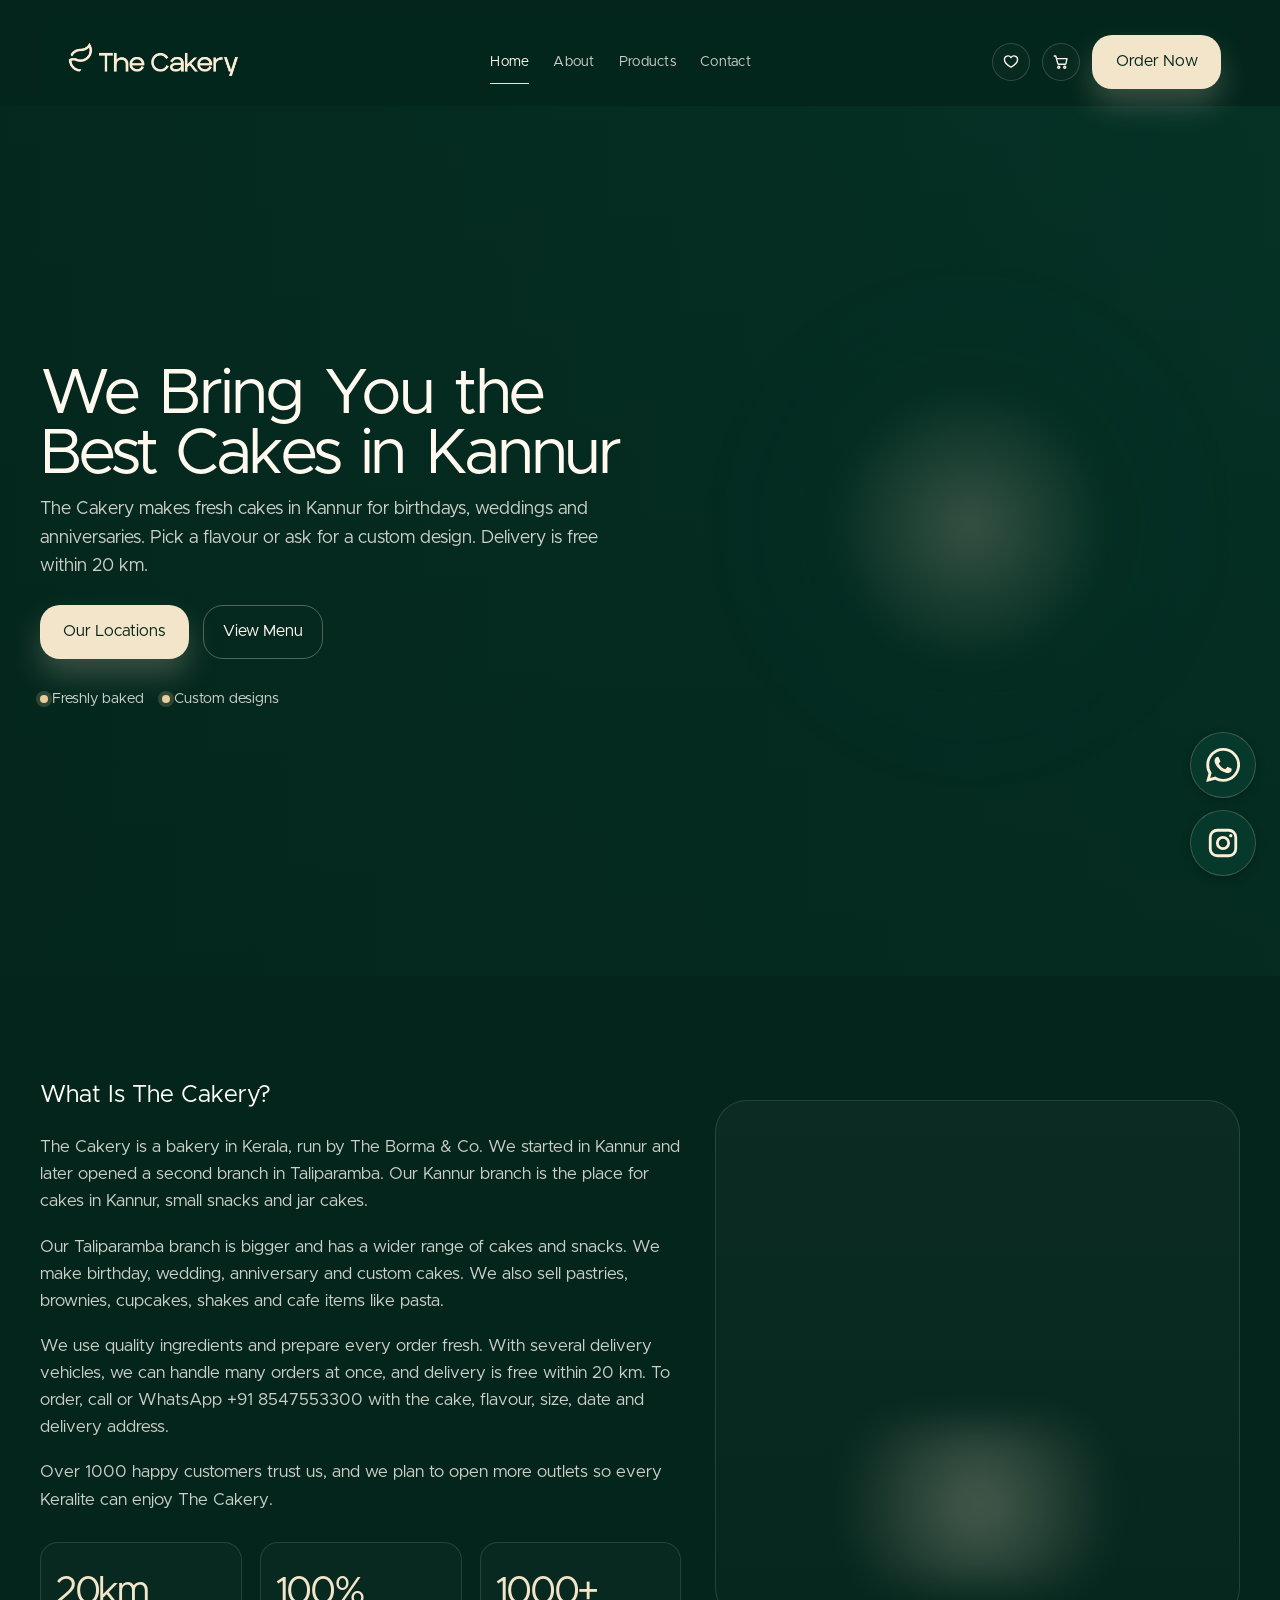
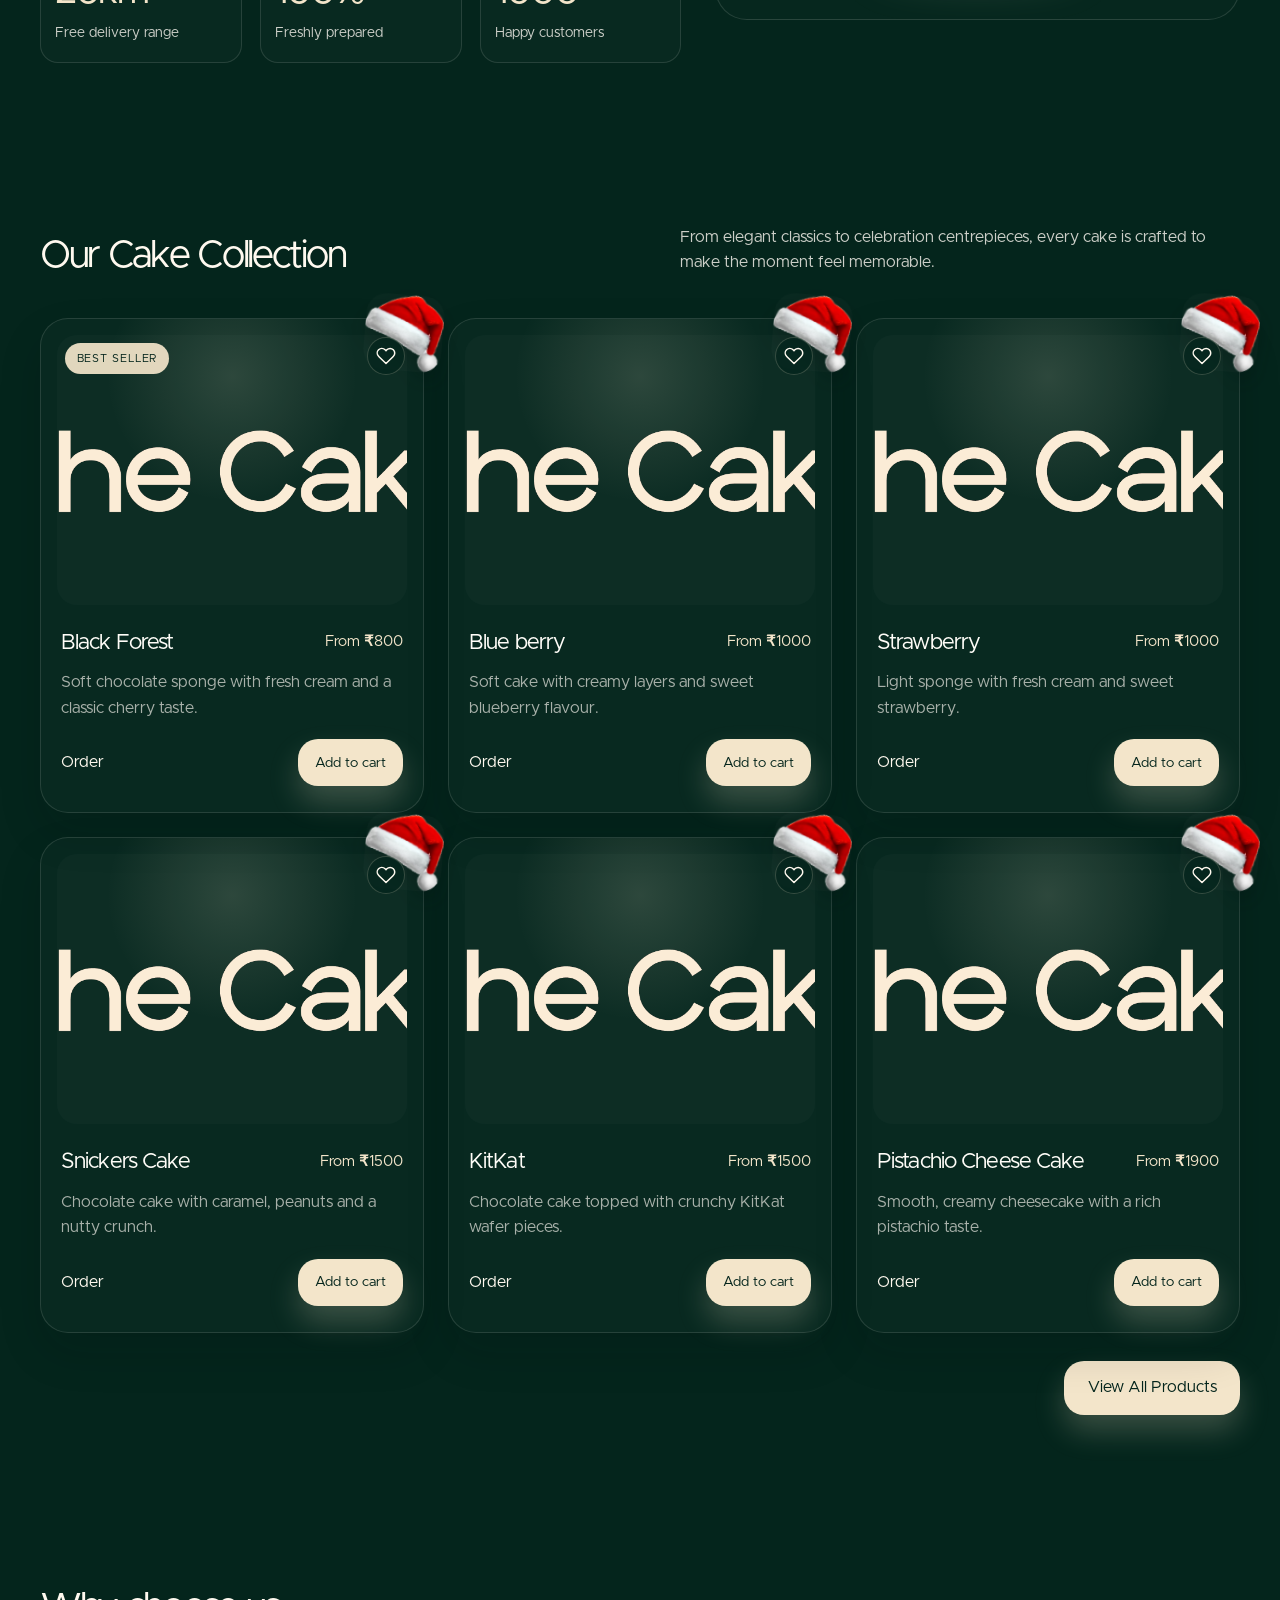
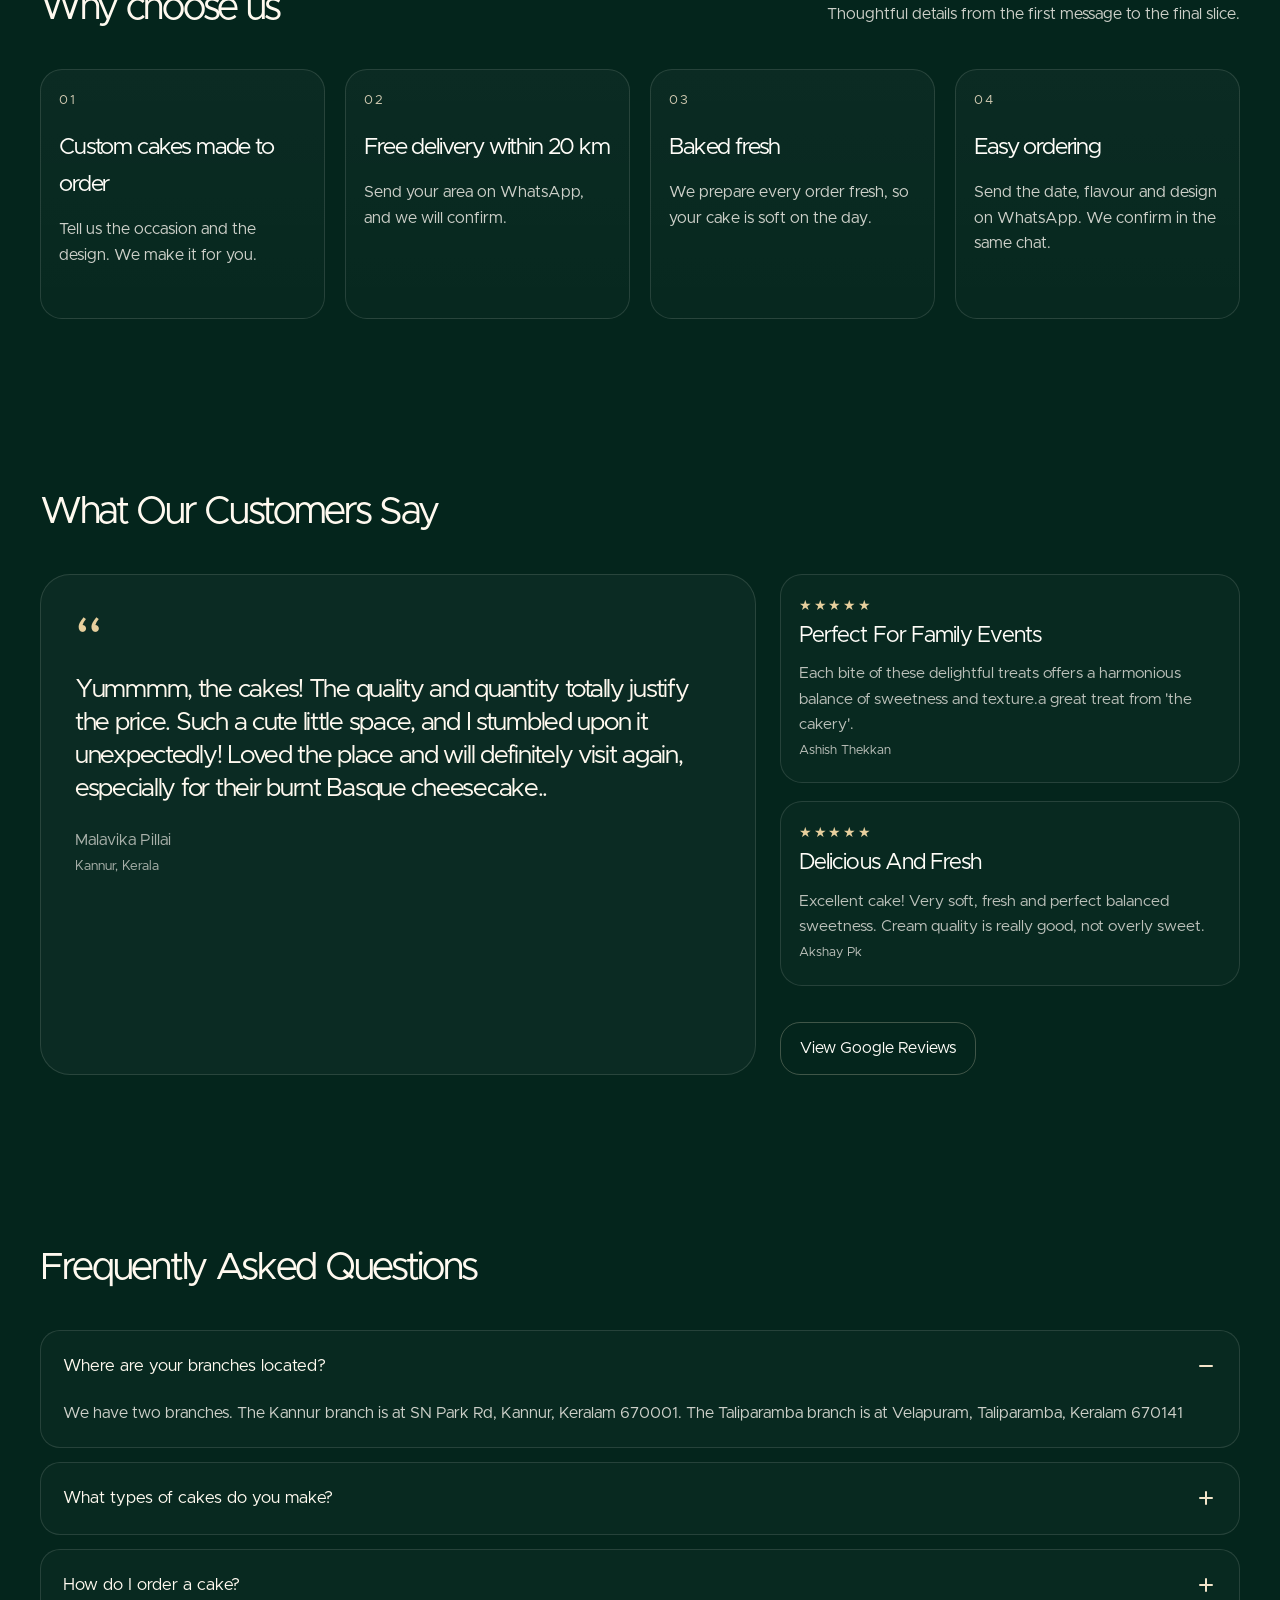
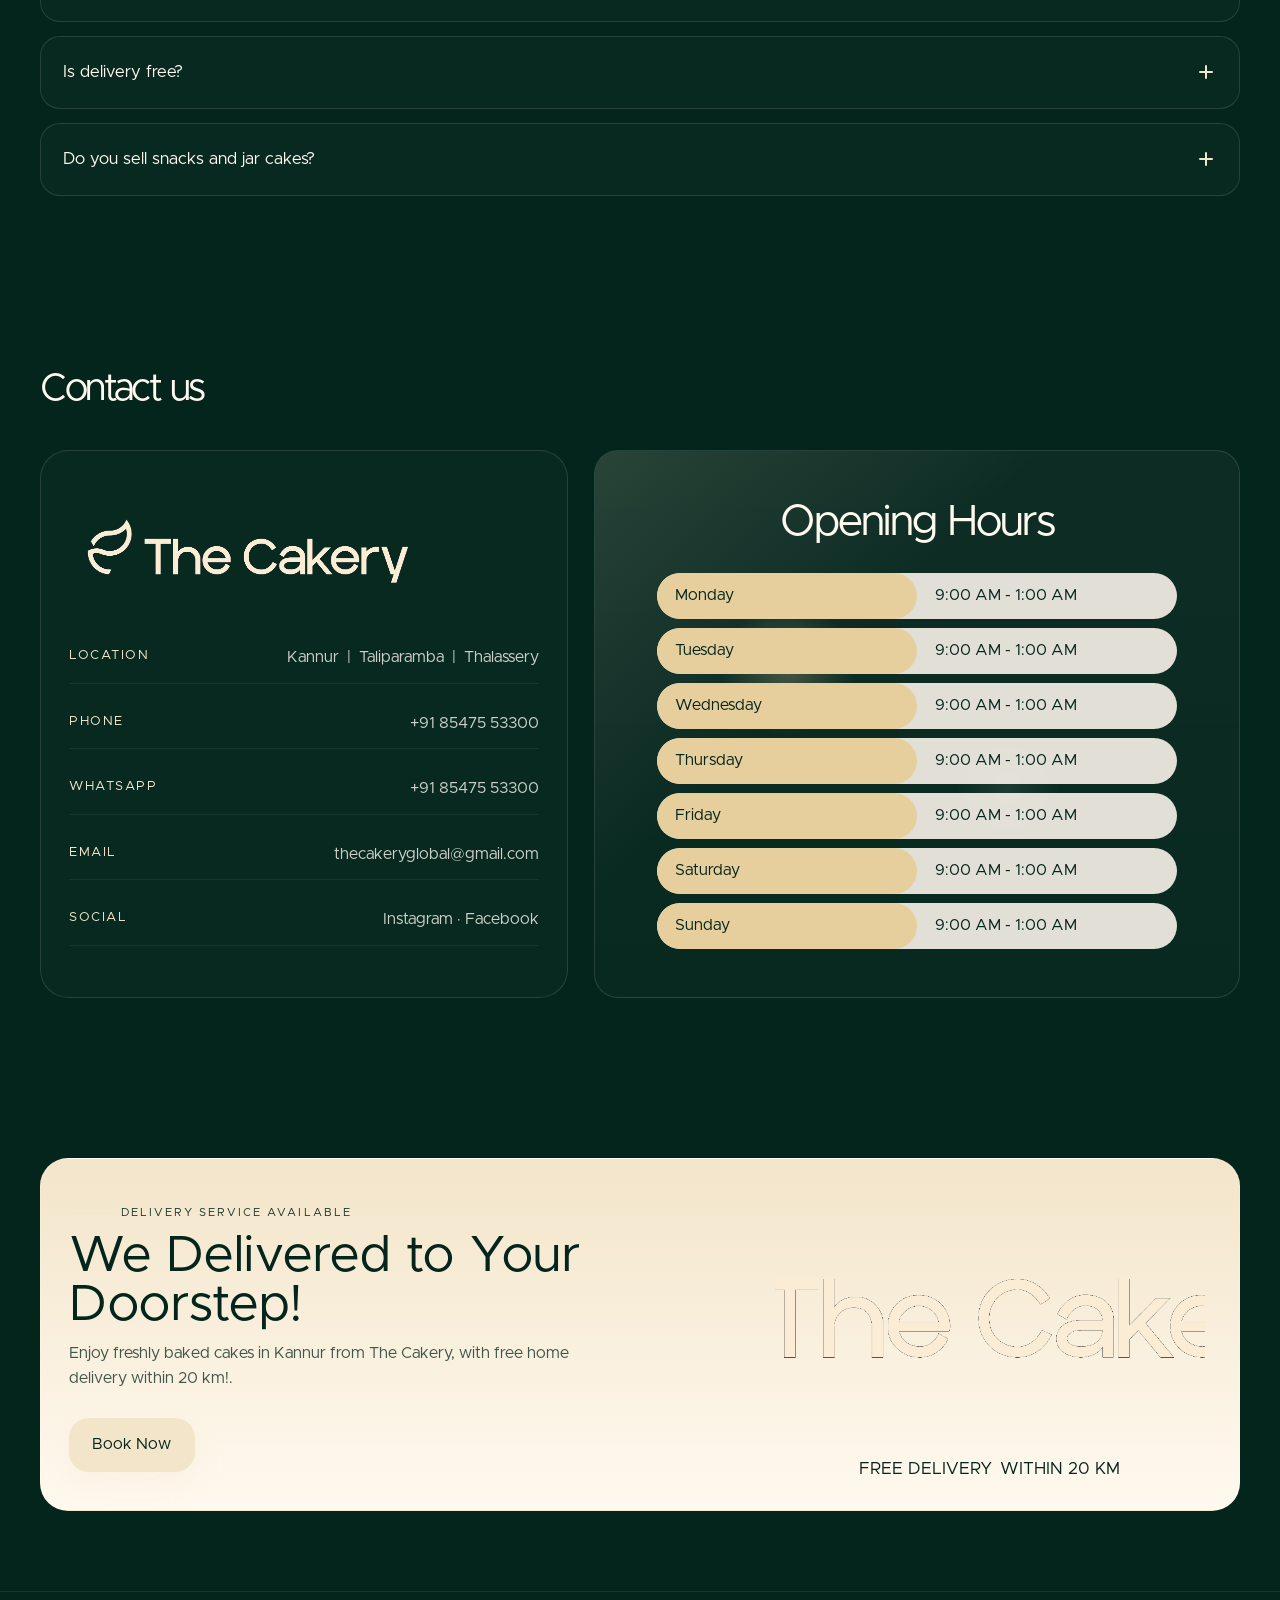
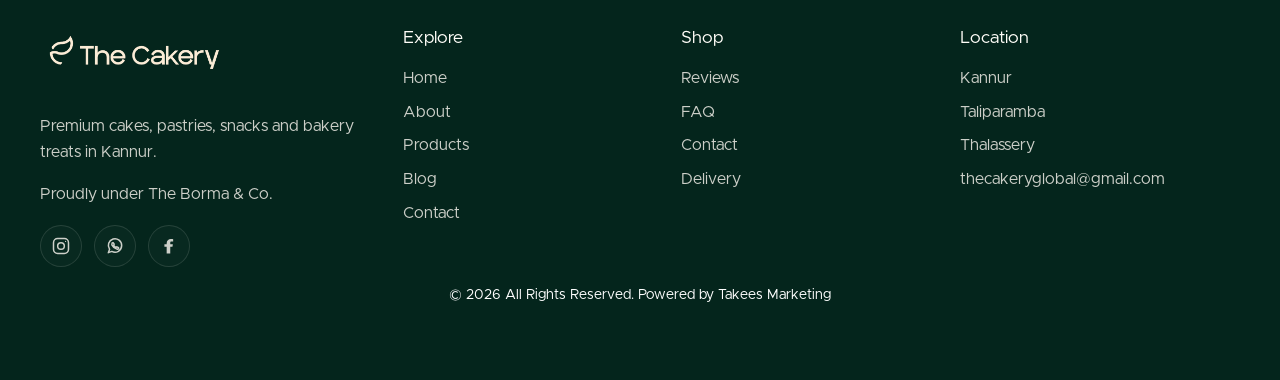
<file: index.html>
<!DOCTYPE html>
<html lang="en">
  <head>
    <meta charset="UTF-8" />
    <meta name="viewport" content="width=device-width, initial-scale=1.0" />
    <meta
      name="description"
      content="Order the best cakes in Kannur from The Cakery. Birthday, wedding and custom cakes from ₹800. Free delivery within 20 km. Order on WhatsApp."
    />
    <link rel="canonical" href="https://thecakery.in/">
    <link rel="icon" href="/assets/Cakery-fav-icon.png">
    <!-- Open Graph: WhatsApp and social sharing preview -->
<meta property="og:type" content="website">
<meta property="og:site_name" content="The Cakery">
<meta property="og:title" content="Best Cakes in Kannur | The Cakery">
<meta property="og:description" content="Birthday, wedding and custom cakes in Kannur and Taliparamba. Free delivery within 20 km.">
<meta property="og:url" content="https://thecakery.in/">
<meta property="og:image" content="https://res.cloudinary.com/ozzeyzin/image/upload/f_auto,q_auto/cakery_banner">
<meta property="og:image:alt" content="The Cakery bakery banner">

<!-- Preferred image for Google Search -->
<script type="application/ld+json">
{
  "@context": "https://schema.org",
  "@graph": [
    {
      "@type": "Organization",
      "@id": "https://thecakery.in/#org",
      "name": "The Cakery",
      "parentOrganization": {"@type": "Organization", "name": "The Borma & Co."},
      "url": "https://thecakery.in/",
      "email": "thecakeryglobal@gmail.com",
      "telephone": "+91-8547553300",
      "sameAs": ["https://www.instagram.com/the_cakery.in/"]
    },
    {
      "@type": "Bakery",
      "name": "The Cakery Kannur",
      "parentOrganization": {"@id": "https://thecakery.in/#org"},
      "url": "https://thecakery.in/",
      "telephone": "+91-8547553300",
      "priceRange": "₹₹",
      "servesCuisine": "Cakes, Bakery",
      "address": {"@type": "PostalAddress", "streetAddress": "SN Park Road", "addressLocality": "Kannur", "addressRegion": "Kerala", "postalCode": "670001", "addressCountry": "IN"},
      "openingHoursSpecification": [{"@type": "OpeningHoursSpecification", "dayOfWeek": ["Monday","Tuesday","Wednesday","Thursday","Friday","Saturday","Sunday"], "opens": "09:00", "closes": "01:00"}]
    },
    {
      "@type": "Bakery",
      "name": "The Cakery Taliparamba",
      "parentOrganization": {"@id": "https://thecakery.in/#org"},
      "url": "https://thecakery.in/",
      "telephone": "+91-8547553300",
      "priceRange": "₹₹",
      "servesCuisine": "Cakes, Bakery",
      "address": {"@type": "PostalAddress", "streetAddress": "Velapuram", "addressLocality": "Taliparamba", "addressRegion": "Kerala", "postalCode": "670141", "addressCountry": "IN"}
    }
  ]
}
</script>
    <title>Best Cakes in Kannur | Free 20 km Delivery | The Cakery</title>
    <style>
      @font-face {
        font-family: "Metropolis"; 
        src: url("/assets/Fonts Used/metropolis-regular.woff2") format("woff2");
        font-style: normal;
        font-weight: 100 900;
        font-display: swap;
      }

      :root {
        --green-900: #04251c;
        --green-800: #073b2d;
        --green-700: #0a4a38;
        --green-600: #053927;
        --beige-100: #fff9ef;
        --beige-200: #f3e5ca;
        --beige-300: #e7cf9d;
        --beige-400: #d4b378;
        --sage-100: #eef4f0;
        --text-strong: #fffdf8;
        --text-soft: rgba(255, 250, 244, 0.8);
        --text-muted: rgba(255, 250, 244, 0.65);
        --shadow-soft: 0 24px 80px rgba(2, 15, 11, 0.32);
        --shadow-card: 0 20px 44px rgba(2, 15, 11, 0.14);
        --max-width: 1200px;
        --header-height: 88px;
        --border: rgba(255, 250, 244, 0.12);
        --transition: 260ms ease;
      }

      * {
        box-sizing: border-box;
      }

      html {
        scroll-behavior: smooth;
      }

      body {
        margin: 0;
        background: var(--green-900);
        color: var(--text-strong);
        font-family: "Metropolis", sans-serif;
        line-height: 1.6;
        -webkit-font-smoothing: antialiased;
        overflow-x: hidden;
      }

      body.menu-open {
        overflow: hidden;
      }

      img {
        max-width: 100%;
        display: block;
      }

      a {
        color: inherit;
        text-decoration: none;
      }

      button,
      input,
      textarea,
      select {
        font: inherit;
      }

      section {
        position: relative;
        scroll-margin-top: 100px;
      }

      main {
        display: flex;
        flex-direction: column;
      }

      main > #home { order: 1; }
      main > #about { order: 2; }
      main > #cakes { order: 3; }
      main > #why { order: 6; }
      main > #reviews { order: 7; }
      main > #faq { order: 8; }
      main > #contact { order: 9; }
      main > #order { order: 10; }

      .container {
        width: min(var(--max-width), calc(100% - 32px));
        margin: 0 auto;
      }

      .eyebrow {
        display: inline-flex;
        align-items: center;
        gap: 10px;
        letter-spacing: 0.18em;
        font-size: 0.72rem;
        text-transform: uppercase;
        color: var(--beige-200);
        opacity: 0.9;
      }

      .eyebrow::before {
        content: "";
        width: 42px;
        height: 1px;
        background: rgba(243, 229, 202, 0.8);
        display: inline-block;
      }

      .site-header {
        position: sticky;
        top: 0;
        z-index: 1000;
        width: 100%;
      }

      .site-header.is-scrolled .nav-shell {
        background: rgba(7, 59, 45, 0.7);
        border-color: rgba(243, 229, 202, 0.12);
        box-shadow: 0 14px 32px rgba(2, 15, 11, 0.16);
        backdrop-filter: blur(14px);
        -webkit-backdrop-filter: blur(14px);
      }

      .nav-shell {
        width: min(var(--max-width), calc(100% - 24px));
        height: 88px;
        margin: 18px auto 0;
        border-radius: 20px;
        border: 1px solid transparent;
        background: rgba(7, 59, 45, 0.08);
        display: flex;
        align-items: center;
        justify-content: space-between;
        padding: 18px;
        transition: background var(--transition), border-color var(--transition), box-shadow var(--transition), height var(--transition), transform var(--transition);
      }

      .site-header.is-scrolled .nav-shell {
        height: 72px;
      }

      .brand {
        display: inline-flex;
        align-items: center;
        gap: 12px;
        font-weight: 700;
        letter-spacing: 0.04em;
      }

      .brand-logo {
        display: block;
        width: clamp(132px, 16vw, 190px);
        height: auto;
      }

      .nav-main {
        display: flex;
        align-items: center;
        gap: 24px;
        list-style: none;
        margin: 0;
        padding: 0;
        flex-shrink: 0;
      }

      .nav-item {
        position: relative;
        flex: 0 0 auto;
      }

      .nav-item a {
        position: relative;
        display: inline-block;
        padding: 8px 0;
        color: rgba(255, 250, 244, 0.8);
        font-size: 0.87rem;
        letter-spacing: 0.02em;
        white-space: nowrap;
        transition: color var(--transition), opacity var(--transition);
      }

      .nav-item a::after {
        content: "";
        position: absolute;
        left: 0;
        bottom: -3px;
        width: 100%;
        height: 1px;
        background: var(--beige-200);
        transform: scaleX(0);
        transform-origin: left center;
        transition: transform var(--transition);
      }

      .nav-item a:hover,
      .nav-item a:focus-visible,
      .nav-item.active a {
        color: var(--beige-100);
      }

      .nav-item a:hover::after,
      .nav-item a:focus-visible::after,
      .nav-item.active a::after {
        transform: scaleX(1);
      }

      .nav-actions {
        display: flex;
        align-items: center;
        gap: 12px;
        flex-shrink: 0;
      }

      .nav-actions > .primary-btn {
        flex-shrink: 0;
        white-space: nowrap;
      }

      .icon-button {
        width: 38px;
        height: 38px;
        border-radius: 50%;
        border: 1px solid rgba(243, 229, 202, 0.18);
        background: rgba(255, 255, 255, 0.02);
        display: grid;
        place-items: center;
        color: var(--beige-100);
        cursor: pointer;
        transition: transform var(--transition), border-color var(--transition), background var(--transition);
      }

      .icon-button:hover,
      .icon-button:focus-visible {
        transform: translateY(-1px);
        border-color: rgba(243, 229, 202, 0.42);
        background: rgba(255, 255, 255, 0.05);
      }

      .icon {
        width: 18px;
        height: 18px;
        display: inline-block;
      }

      .primary-btn,
      .secondary-btn,
      .link-btn,
      .ghost-btn {
        display: inline-flex;
        justify-content: center;
        align-items: center;
        border-radius: 20px;
        transition: transform var(--transition), box-shadow var(--transition), background var(--transition), border-color var(--transition), opacity var(--transition);
        cursor: pointer;
        border: 1px solid transparent;
        font-weight: 600;
      }

      .primary-btn {
        background: var(--beige-200);
        color: var(--green-900);
        padding: 0.82rem 1.4rem;
        box-shadow: 0 16px 30px rgba(243, 229, 202, 0.22);
      }

      .primary-btn:hover,
      .primary-btn:focus-visible,
      .secondary-btn:hover,
      .secondary-btn:focus-visible,
      .ghost-btn:hover,
      .ghost-btn:focus-visible,
      .link-btn:hover,
      .link-btn:focus-visible {
        transform: translateY(-2px);
      }

      .secondary-btn {
        background: transparent;
        border-color: rgba(243, 229, 202, 0.32);
        color: var(--beige-100);
        padding: 0.82rem 1.2rem;
      }

      .ghost-btn {
        background: rgba(255, 255, 255, 0.02);
        color: var(--beige-100);
        border-color: rgba(243, 229, 202, 0.3);
        padding: 0.78rem 1.2rem;
      }

      .link-btn {
        background: transparent;
        border: 1px solid rgba(243, 229, 202, 0.25);
        color: var(--text-strong);
        width: fit-content;
        padding: 0.8rem 1.2rem;
      }

      .hero {
        position: relative;
        min-height: calc(100vh - 30px);
        background: var(--green-800);
        padding-top: 30px;
        overflow: hidden;
      }

      .hero::before {
        content: "";
        position: absolute;
        inset: 0;
        z-index: 0;
        background: linear-gradient(90deg, rgba(4, 37, 28, 0.84) 0%, rgba(4, 37, 28, 0.56) 48%, rgba(4, 37, 28, 0.28) 100%), linear-gradient(180deg, rgba(4, 37, 28, 0.2), rgba(4, 37, 28, 0.62));
        pointer-events: none;
      }

      .hero-video {
        position: absolute;
        inset: 0;
        z-index: 0;
        width: 100%;
        height: 100%;
        object-fit: cover;
        object-position: center;
        opacity: 0.30;
        pointer-events: none;
      }

      .hero-grid {
        position: relative;
        z-index: 3;
        width: min(var(--max-width), calc(100% - 32px));
        min-height: calc(100vh - 120px);
        margin: 0 auto;
        display: grid;
        grid-template-columns: 1.08fr 0.92fr;
        align-items: center;
        gap: 28px;
      }

      .hero-copy {
        padding: 70px 0 60px;
      }

      .hero h1 {
        margin: 12px 0 10px;
        font-size: clamp(3rem, 5vw, 6rem);
        line-height: 0.94;
        letter-spacing: -0.020em;
        word-spacing: 0.06em;
        max-width: 640px;
        color: var(--beige-100);
      }

      .hero-highlight {
        display: inline-block;
        font-family: "Metropolis", sans-serif;
        font-size: 1em;
        line-height: 0.96;
        letter-spacing: -0.04em;
        word-spacing: 0.04em;
        color: var(--beige-100);
      }

      .hero p {
        max-width: 560px;
        font-size: 1.12rem;
        color: var(--text-soft);
        margin: 0 0 24px;
      }

      .hero-actions {
        display: flex;
        flex-wrap: wrap;
        gap: 14px;
        margin-bottom: 28px;
      }

      .mini-trust {
        display: flex;
        align-items: center;
        gap: 18px;
        color: rgba(255, 251, 246, 0.8);
        font-size: 0.92rem;
      }

      .mini-trust .dot {
        width: 8px;
        height: 8px;
        border-radius: 50%;
        background: var(--beige-300);
        display: inline-block;
        box-shadow: 0 0 0 4px rgba(231, 207, 157, 0.18);
      }

      .hero-visual {
        position: relative;
        min-height: 620px;
        display: grid;
        place-items: center;
      }

      .hero-visual::after {
        display: none;
      }

      .hero-glow {
        position: absolute;
        width: 520px;
        height: 520px;
        border-radius: 50%;
        background: radial-gradient(circle, rgba(243, 229, 202, 0.2), rgba(7, 59, 45, 0.06) 38%, transparent 72%);
        filter: blur(8px);
      }

      .hero-raccoon {
        position: relative;
        z-index: 2;
        width: min(58vw, 520px);
        transform: translateY(0);
        filter: drop-shadow(0 28px 54px rgba(0, 0, 0, 0.25));
      }

      .hero-cake {
        position: absolute;
        right: 0;
        bottom: 28px;
        width: min(38vw, 290px);
        z-index: 3;
        filter: drop-shadow(0 28px 40px rgba(0, 0, 0, 0.22));
        transform: rotate(10deg);
      }


      @media (max-height: 820px) and (min-width: 1121px) {
        .hero-grid {
          min-height: calc(100vh - 150px);
        }

        .hero-copy {
          padding-top: 30px;
        }

        .hero-visual {
          min-height: 540px;
        }

        .hero-raccoon {
          width: min(48vw, 440px);
        }

        .hero-cake {
          bottom: 14px;
          width: min(32vw, 240px);
        }
      }

      .story-shell {
        position: relative;
        min-height: 220vh;
        background: linear-gradient(180deg, var(--green-900) 0%, #0b4939 100%);
      }

      .story-sticky {
        position: sticky;
        top: 104px;
        height: calc(100vh - 104px);
        display: grid;
        place-items: center;
      }

      .story-scene {
        width: min(var(--max-width), calc(100% - 32px));
        margin: 0 auto;
        height: min(76vh, 720px);
        position: relative;
        overflow: hidden;
      }

      .story-copy {
        position: absolute;
        inset: 0;
        display: flex;
        align-items: center;
        justify-content: center;
        z-index: 3;
        text-align: center;
        pointer-events: none;
      }

      .story-copy-inner {
        max-width: 700px;
      }

      .story-copy h2 {
        margin: 0;
        font-size: clamp(2.3rem, 4vw, 5rem);
        letter-spacing: -0.07em;
        line-height: 0.94;
        color: var(--beige-100);
      }

      .story-copy p {
        margin: 16px auto 0;
        max-width: 530px;
        color: rgba(255, 250, 244, 0.7);
        font-size: 1.05rem;
      }

      .story-raccoon,
      .story-cake {
        position: absolute;
        top: 50%;
        width: min(42vw, 420px);
        transform: translateY(-50%);
        z-index: 2;
        filter: drop-shadow(0 30px 60px rgba(0, 0, 0, 0.3));
        will-change: transform;
        backface-visibility: hidden;
      }

      .story-raccoon {
        left: 5%;
      }

      .story-cake {
        right: 6%;
      }

      .story-ambient {
        position: absolute;
        left: 50%;
        top: 50%;
        transform: translate(-50%, -50%);
        width: min(48vw, 680px);
        height: min(48vw, 680px);
        border-radius: 50%;
        background: radial-gradient(circle, rgba(243, 229, 202, 0.14), rgba(8, 67, 52, 0.04) 42%, transparent 72%);
        z-index: 1;
      }

      .section {
        padding: 80px 0;
      }

      .section-head {
        display: flex;
        justify-content: space-between;
        align-items: end;
        gap: 20px;
        margin-bottom: 42px;
      }

      .section-head h2 {
        margin: 14px 0 0;
        font-size: clamp(2.2rem, 3vw, 4rem);
        line-height: 1;
        letter-spacing: -0.06em;
        color: var(--beige-100);
      }

      .section-head p {
        max-width: 560px;
        margin: 0;
        color: var(--text-soft);
      }

      .collection-footer {
        display: flex;
        justify-content: flex-end;
        margin-top: 28px;
      }

      .cakes-wrap {
        display: grid;
        grid-template-columns: repeat(3, minmax(0, 1fr));
        gap: 24px;
      }

      .product-card {
        background: rgba(255, 255, 255, 0.02);
        border: 1px solid var(--border);
        border-radius: 28px;
        overflow: hidden;
        box-shadow: var(--shadow-card);
        transition: transform var(--transition), border-color var(--transition), box-shadow var(--transition);
      }

      .product-card:hover,
      .product-card:focus-within {
        transform: translateY(-6px);
        border-color: rgba(231, 207, 157, 0.28);
        box-shadow: 0 28px 54px rgba(2, 15, 11, 0.22);
      }

      .product-visual {
        position: relative;
        padding: 16px 16px 0;
        background: radial-gradient(circle at 50% 20%, rgba(243, 229, 202, 0.14), transparent 42%);
      }

      .product-card img {
        width: 100%;
        height: 270px;
        object-fit: cover;
        object-position: center;
        border-radius: 20px;
        background: rgba(255,255,255,0.02);
        transition: transform 500ms ease;
      }

      .product-card:hover img {
        transform: scale(1.04);
      }

      .badge {
        position: absolute;
        top: 24px;
        left: 24px;
        border-radius: 999px;
        background: rgba(243, 229, 202, 0.92);
        color: var(--green-900);
        padding: 0.42rem 0.72rem;
        font-size: 0.7rem;
        letter-spacing: 0.08em;
        text-transform: uppercase;
        font-weight: 700;
      }

      .product-body {
        padding: 20px 20px 26px;
      }

      .product-meta {
        display: flex;
        justify-content: space-between;
        align-items: center;
        gap: 10px;
        margin-bottom: 10px;
      }

      .product-name {
        margin: 0;
        font-size: 1.38rem;
        letter-spacing: -0.04em;
      }

      .price {
        color: var(--beige-200);
        font-weight: 700;
        font-size: 0.94rem;
      }

      .product-body p {
        margin: 0 0 18px;
        color: var(--text-muted);
      }

      .product-actions {
        display: flex;
        justify-content: space-between;
        align-items: center;
        gap: 12px;
      }

      .cart-cta {
        padding: 0.72rem 1rem;
        font-size: 0.86rem;
      }

      .text-link {
        color: var(--beige-100);
        font-weight: 600;
      }

      .best-sellers {
        padding-top: 0;
      }

      .best-grid {
        display: grid;
        grid-template-columns: repeat(4, minmax(0, 1fr));
        gap: 22px;
      }

      .best-card {
        position: relative;
        background: linear-gradient(180deg, rgba(255,255,255,0.02), rgba(255,255,255,0.01));
        border: 1px solid rgba(243, 229, 202, 0.17);
        border-radius: 26px;
        overflow: hidden;
        padding: 14px;
        transition: transform 0.28s ease, box-shadow 0.28s ease, border-color 0.28s ease;
      }

      .wishlist-btn {
        position: absolute;
        top: 18px;
        right: 18px;
        z-index: 2;
        display: grid;
        place-items: center;
        width: 38px;
        height: 38px;
        border: 1px solid rgba(243, 229, 202, 0.2);
        border-radius: 50%;
        background: rgba(4, 37, 28, 0.72);
        color: var(--beige-100);
        font-size: 1.1rem;
        cursor: pointer;
        opacity: 0;
        transform: translateY(-8px) scale(0.8);
        transition: opacity 0.25s ease, transform 0.25s ease, background 0.25s ease, border-color 0.25s ease;
      }

      .best-card:hover .wishlist-btn,
      .best-card:focus-within .wishlist-btn {
        opacity: 1;
        transform: translateY(0) scale(1);
      }

      .wishlist-btn:hover,
      .wishlist-btn:focus-visible {
        background: rgba(243, 229, 202, 0.12);
        border-color: rgba(243, 229, 202, 0.4);
      }

      .product-visual .wishlist-btn {
        opacity: 1;
        transform: none;
      }

      .best-card:hover,
      .best-card:focus-within {
        transform: translateY(-8px);
        border-color: rgba(243, 229, 202, 0.38);
        box-shadow: 0 18px 38px rgba(2, 15, 11, 0.2);
      }

      .best-card img {
        width: 100%;
        height: 230px;
        object-fit: cover;
        border-radius: 16px;
        transition: transform 0.35s ease, filter 0.35s ease;
      }

      .best-card:hover img,
      .best-card:focus-within img {
        transform: scale(1.04);
        filter: saturate(1.1);
      }

      .best-copy {
        padding: 16px 8px 10px;
      }

      .best-copy h3,
      .treat-card h3,
      .review-card h3 {
        margin: 0;
        font-size: 1.4rem;
        letter-spacing: -0.04em;
      }

      .best-copy p,
      .treat-card p,
      .review-card p {
        color: rgba(255, 250, 244, 0.73);
        margin: 8px 0 0;
      }

      .best-meta {
        display: flex;
        justify-content: space-between;
        align-items: center;
        margin-top: 18px;
      }

      .best-price {
        font-weight: 700;
        color: var(--beige-200);
      }

      .mini-button {
        display: inline-flex;
        align-items: center;
        justify-content: center;
        min-width: 108px;
        height: 40px;
        padding: 0.7rem 1rem;
        border-radius: 999px;
        border: 1px solid rgba(243, 229, 202, 0.2);
        background: rgba(255,255,255,0.02);
        color: var(--beige-100);
        font-weight: 600;
      }

      .about-grid {
        display: grid;
        grid-template-columns: 1.1fr 0.9fr;
        gap: 34px;
        align-items: center;
      }

      .about-copy p {
        color: var(--text-soft);
        font-size: 1.06rem;
        margin: 0 0 18px;
      }

      .stats {
        display: grid;
        grid-template-columns: repeat(3, minmax(0, 1fr));
        gap: 18px;
        margin-top: 28px;
      }

      .stat {
        padding: 18px 14px;
        border: 1px solid var(--border);
        border-radius: 18px;
        background: rgba(255,255,255,0.02);
      }

      .stat strong {
        display: block;
        font-size: clamp(2rem, 3vw, 2.6rem);
        letter-spacing: -0.06em;
        color: var(--beige-200);
      }

      .stat span {
        display: block;
        color: var(--text-soft);
        font-size: 0.87rem;
      }

      .about-visual {
        position: relative;
        display: grid;
        place-items: center;
        min-height: 520px;
        padding: 0;
        border-radius: 32px;
        background: linear-gradient(180deg, rgba(255,255,255,0.03), rgba(255,255,255,0.01));
        border: 1px solid var(--border);
        overflow: hidden;
      }

      .about-visual::before {
        content: "";
        position: absolute;
        inset: auto 10% 6% 10%;
        height: 32%;
        background: radial-gradient(circle at center, rgba(243, 229, 202, 0.28), transparent 62%);
        filter: blur(18px);
      }

      .about-video {
        position: absolute;
        inset: 0;
        z-index: 1;
        display: block;
        width: 100%;
        height: 100%;
        object-fit: cover;
        border-radius: inherit;
        filter: drop-shadow(0 24px 60px rgba(0, 0, 0, 0.22));
        pointer-events: none;
      }

      .treat-grid {
        display: grid;
        grid-template-columns: repeat(3, minmax(0, 1fr));
        gap: 22px;
      }

      .treat-card {
        background: rgba(255,255,255,0.02);
        border: 1px solid var(--border);
        border-radius: 26px;
        overflow: hidden;
        box-shadow: var(--shadow-card);
        padding: 18px;
        transition: transform 0.28s ease, box-shadow 0.28s ease, border-color 0.28s ease;
      }

      .treat-card:hover,
      .treat-card:focus-within {
        transform: translateY(-8px);
        border-color: rgba(243, 229, 202, 0.38);
        box-shadow: 0 18px 38px rgba(2, 15, 11, 0.18);
      }

      .treat-card .treat-icon {
        transition: transform 0.28s ease, background 0.28s ease;
      }

      .treat-card:hover .treat-icon,
      .treat-card:focus-within .treat-icon {
        transform: scale(1.08) rotate(4deg);
        background: rgba(243, 229, 202, 0.12);
      }

      .treat-card ul {
        list-style: none;
        margin: 18px 0 0;
        padding: 0;
        color: var(--text-soft);
      }

      .treat-card li {
        display: flex;
        align-items: center;
        justify-content: space-between;
        gap: 12px;
        padding: 8px 0;
        border-top: 1px solid rgba(255,255,255,0.06);
      }

      .treat-icon {
        display: grid;
        place-items: center;
        width: 48px;
        height: 48px;
        border-radius: 14px;
        background: rgba(243, 229, 202, 0.08);
        color: var(--beige-200);
        font-size: 1.2rem;
        margin-bottom: 16px;
      }

      .why-wrap {
        display: grid;
        grid-template-columns: repeat(4, minmax(0, 1fr));
        gap: 20px;
      }

      .feature-card {
        position: relative;
        background: linear-gradient(180deg, rgba(255,255,255,0.03), rgba(255,255,255,0.015));
        border: 1px solid var(--border);
        border-radius: 22px;
        padding: 20px 18px;
        min-height: 250px;
        transition: transform 0.28s ease, box-shadow 0.28s ease, border-color 0.28s ease;
      }

      .feature-card:hover,
      .feature-card:focus-within {
        transform: translateY(-8px);
        border-color: rgba(243, 229, 202, 0.38);
        box-shadow: 0 18px 38px rgba(2, 15, 11, 0.18);
      }

      .feature-index {
        font-size: 0.82rem;
        letter-spacing: 0.18em;
        color: rgba(243, 229, 202, 0.85);
      }

      .feature-card h3 {
        margin: 18px 0 14px;
        font-size: 1.45rem;
        letter-spacing: -0.05em;
      }

      .feature-card p {
        margin: 0;
        color: var(--text-soft);
      }

      .review-layout {
        display: grid;
        grid-template-columns: 1.4fr 0.9fr;
        gap: 24px;
      }

      .feature-quote {
        background: rgba(255,255,255,0.03);
        border: 1px solid var(--border);
        border-radius: 30px;
        padding: clamp(22px, 3vw, 34px);
      }

      .quote-mark {
        font-size: clamp(3rem, 5vw, 5rem);
        line-height: 1;
        color: var(--beige-300);
      }

      .feature-quote blockquote {
        margin: 0;
        font-size: clamp(1.4rem, 2vw, 2.2rem);
        line-height: 1.3;
        letter-spacing: -0.05em;
        color: var(--beige-100);
      }

      .feature-quote footer {
        margin-top: 22px;
        color: var(--text-muted);
      }

      .review-stack {
        display: grid;
        gap: 18px;
      }

      .review-card {
        background: rgba(255,255,255,0.02);
        border: 1px solid var(--border);
        border-radius: 22px;
        padding: 20px 18px;
      }

      .stars {
        color: var(--beige-300);
        letter-spacing: 0.12em;
        font-size: 0.9rem;
      }

      .review-card p {
        font-size: 0.98rem;
      }

      .review-card small {
        color: rgba(255,250,244,0.72);
        font-size: 0.8rem;
      }

      .review-link {
        display: inline-flex;
        margin-top: 18px;
      }

      .faq-list {
        display: grid;
        gap: 14px;
      }

      .faq-item {
        border: 1px solid var(--border);
        border-radius: 20px;
        background: rgba(255,255,255,0.02);
        overflow: hidden;
      }

      .faq-question {
        width: 100%;
        background: transparent;
        border: 0;
        color: var(--beige-100);
        text-align: left;
        padding: 22px 22px;
        display: flex;
        justify-content: space-between;
        align-items: center;
        gap: 18px;
        cursor: pointer;
        font-size: 1.05rem;
        font-weight: 600;
      }

      .faq-icon {
        position: relative;
        width: 22px;
        height: 22px;
        flex-shrink: 0;
      }

      .faq-icon::before,
      .faq-icon::after {
        content: "";
        position: absolute;
        left: 50%;
        top: 50%;
        width: 14px;
        height: 2px;
        border-radius: 999px;
        background: var(--beige-200);
        transform: translate(-50%, -50%);
        transition: transform var(--transition), opacity var(--transition);
      }

      .faq-icon::after {
        transform: translate(-50%, -50%) rotate(90deg);
      }

      .faq-item.open .faq-icon::after {
        transform: translate(-50%, -50%) rotate(0deg);
        opacity: 0;
      }

      .faq-answer {
        max-height: 0;
        overflow: hidden;
        transition: max-height 320ms ease;
      }

      .faq-answer-inner {
        padding: 0 22px 20px;
        color: var(--text-soft);
      }

      .contact-grid {
        display: grid;
        grid-template-columns: 0.9fr 1.1fr;
        gap: 26px;
      }

      .contact-card,
      .order-panel {
        background: rgba(255,255,255,0.02);
        border: 1px solid var(--border);
        border-radius: 28px;
        padding: 28px;
      }

      .contact-list {
        display: grid;
        gap: 15px;
        margin-top: 18px;
      }

      .contact-item {
        display: flex;
        align-items: flex-start;
        justify-content: space-between;
        gap: 16px;
        padding: 12px 0;
        border-bottom: 1px solid rgba(255,255,255,0.06);
      }

      .contact-item strong {
        font-size: 0.82rem;
        text-transform: uppercase;
        letter-spacing: 0.12em;
        color: var(--beige-200);
      }

      .contact-item span,
      .contact-item a {
        color: var(--text-soft);
        text-align: right;
      }

      .location-links {
        display: flex;
        flex-wrap: wrap;
        justify-content: flex-end;
        gap: 0 8px;
      }

      .location-links a:hover,
      .location-links a:focus-visible {
        text-decoration: underline;
        text-underline-offset: 3px;
      }

      .contact-map {
        min-height: 320px;
        border-radius: 24px;
        position: relative;
        overflow: hidden;
        border: 1px solid var(--border);
        background: linear-gradient(180deg, rgba(255,255,255,0.04), rgba(255,255,255,0.02));
      }

      .opening-hours {
        position: relative;
        z-index: 1;
        display: flex;
        min-height: 100%;
        flex-direction: column;
        justify-content: center;
        padding: clamp(22px, 4vw, 48px);
      }

      .opening-hours-heading {
        margin: 0 0 26px;
        color: var(--beige-100);
        text-align: center;
        font-size: clamp(1.6rem, 3.4vw, 2.75rem);
        font-weight: 800;
        letter-spacing: -0.04em;
        line-height: 1.1;
        white-space: nowrap;
      }

      .opening-hours-list {
        display: grid;
        gap: 9px;
        width: min(100%, 520px);
        margin: 0 auto;
        padding: 0;
        list-style: none;
      }

      .opening-hours-list li {
        display: grid;
        grid-template-columns: 1fr 1fr;
        align-items: center;
        min-height: 46px;
        overflow: hidden;
        border-radius: 999px;
        background: rgba(255, 249, 239, 0.88);
        color: var(--green-900);
        transition: transform 220ms ease, box-shadow 220ms ease, background-color 220ms ease;
      }

      .opening-hours-list strong,
      .opening-hours-list span {
        padding: 9px 18px;
        font-size: clamp(0.88rem, 1.6vw, 1rem);
      }

      @media (hover: hover) {
        .opening-hours-list li:hover {
          transform: translateY(-3px) scale(1.015);
          background: var(--beige-100);
          box-shadow: 0 10px 24px rgba(2, 15, 11, 0.22);
        }

        .opening-hours-list li:hover strong {
          background: var(--beige-400);
        }
      }

      .opening-hours-list strong {
        height: 100%;
        display: flex;
        align-items: center;
        border-radius: 999px;
        background: var(--beige-300);
        font-weight: 600;
        transition: background-color 220ms ease;
      }

      .opening-hours-list time {
        text-align: center;
        white-space: nowrap;
      }

      .map-circles {
        position: absolute;
        inset: 0;
        background:
          radial-gradient(circle at 30% 40%, rgba(231, 207, 157, 0.25), transparent 12%),
          radial-gradient(circle at 64% 62%, rgba(255,255,255,0.08), transparent 10%),
          linear-gradient(135deg, rgba(243,229,202,0.12), transparent 38%);
      }

      .map-pin {
        position: absolute;
        left: 50%;
        top: 50%;
        width: 28px;
        height: 28px;
        border-radius: 50%;
        background: var(--beige-300);
        transform: translate(-50%, -50%);
        box-shadow: 0 0 0 12px rgba(231, 207, 157, 0.15), 0 25px 35px rgba(0,0,0,0.2);
      }

      .map-pin::after {
        content: "";
        position: absolute;
        inset: 8px;
        border-radius: 50%;
        background: var(--green-800);
      }

      .contact-map-logo {
        position: absolute;
        left: 50%;
        top: 50%;
        z-index: 1;
        width: min(72%, 330px);
        height: auto;
        transform: translate(-50%, -50%);
        filter: drop-shadow(0 18px 28px rgba(0, 0, 0, 0.24));
      }

      .contact-card-logo {
        display: block;
        width: min(100%, 360px);
        height: auto;
        margin: 18px 0 12px;
      }

      .order-panel {
        background: linear-gradient(180deg, #f3e5ca, #fff9ef);
        color: var(--green-900);
      }

      .order-panel h2 {
        color: var(--green-900);
        margin: 8px 0 12px;
        font-size: clamp(2.5rem, 4vw, 4rem);
        line-height: 0.96;
        letter-spacing: 0.01em;
      }

      .order-panel p {
        margin: 0 0 26px;
        color: rgba(4, 37, 28, 0.76);
        max-width: 560px;
      }

      .footer {
        padding: 32px 0 56px;
        border-top: 1px solid rgba(255,255,255,0.08);
      }

      .footer-grid {
        display: grid;
        grid-template-columns: 1.2fr 0.9fr 0.9fr 1fr;
        gap: 26px;
      }

      .footer .brand {
        margin-bottom: 12px;
      }

      .footer p,
      .footer a,
      .footer li {
        color: var(--text-soft);
      }

      .footer-links {
        list-style: none;
        margin: 0;
        padding: 0;
        display: grid;
        gap: 8px;
      }

      .socials {
        display: flex;
        flex-wrap: wrap;
        gap: 12px;
        margin-top: 18px;
      }

      .socials a {
        display: inline-flex;
        align-items: center;
        justify-content: center;
        min-width: 42px;
        height: 42px;
        border-radius: 50%;
        background: rgba(255,255,255,0.02);
        border: 1px solid var(--border);
      }

      .socials svg {
        width: 20px;
        height: 20px;
      }

      .mobile-toggle {
        display: none;
      }

      .mobile-menu {
        position: fixed;
        inset: 0;
        background: rgba(4, 37, 28, 0.96);
        backdrop-filter: blur(16px);
        -webkit-backdrop-filter: blur(16px);
        z-index: 1100;
        opacity: 0;
        visibility: hidden;
        transition: opacity 450ms cubic-bezier(0.4, 0, 0.2, 1), visibility 450ms;
        display: none;
      }

      .mobile-menu.open {
        opacity: 1;
        visibility: visible;
      }

      .mobile-menu-inner {
        width: min(100%, 520px);
        height: 100%;
        margin-left: auto;
        padding: 24px 20px 44px;
        background: rgba(8, 75, 58, 0.94);
        border-left: 1px solid rgba(243, 229, 202, 0.12);
        display: flex;
        flex-direction: column;
        transform: translateX(100%);
        transition: transform 450ms cubic-bezier(0.4, 0, 0.2, 1);
      }

      .mobile-menu.open .mobile-menu-inner {
        transform: translateX(0);
      }

      .mobile-head {
        display: flex;
        align-items: center;
        justify-content: space-between;
        margin-bottom: 18px;
      }

      .close-menu {
        width: 42px;
        height: 42px;
        border-radius: 50%;
        border: 1px solid rgba(243, 229, 202, 0.18);
        background: rgba(255,255,255,0.02);
        color: var(--beige-100);
        cursor: pointer;
      }

      .mobile-list {
        list-style: none;
        padding: 0;
        margin: 0;
        display: grid;
        gap: 8px;
      }

      .mobile-item a {
        display: flex;
        align-items: center;
        justify-content: space-between;
        gap: 10px;
        padding: 0.9rem 0.5rem;
        color: var(--beige-100);
        border-bottom: 1px solid rgba(255,255,255,0.06);
        font-size: 1.08rem;
        opacity: 0;
        transform: translateY(12px);
        transition: opacity 260ms ease, transform 260ms ease;
      }

      .mobile-menu.open .mobile-item a {
        opacity: 1;
        transform: translateY(0);
      }

      .mobile-menu.open .mobile-item:nth-child(1) a { transition-delay: 120ms; }
      .mobile-menu.open .mobile-item:nth-child(2) a { transition-delay: 165ms; }
      .mobile-menu.open .mobile-item:nth-child(3) a { transition-delay: 210ms; }
      .mobile-menu.open .mobile-item:nth-child(4) a { transition-delay: 255ms; }
      .mobile-menu.open .mobile-item:nth-child(5) a { transition-delay: 300ms; }
      .mobile-menu.open .mobile-item:nth-child(6) a { transition-delay: 345ms; }
      .mobile-menu.open .mobile-item:nth-child(7) a { transition-delay: 390ms; }

      .mobile-menu:not(.open) .mobile-item a {
        transition-delay: 0ms;
      }

      .mobile-item a span:last-child {
        opacity: 0.5;
      }

      .mobile-order {
        margin-top: auto;
        padding-top: 24px;
      }

      .sr-only {
        position: absolute;
        width: 1px;
        height: 1px;
        padding: 0;
        margin: -1px;
        overflow: hidden;
        clip: rect(0, 0, 0, 0);
        white-space: nowrap;
        border: 0;
      }

      @media (max-width: 1120px) {
        .hero-grid,
        .about-grid,
        .review-layout,
        .contact-grid {
          grid-template-columns: 1fr;
        }

        .hero-copy {
          padding-top: 50px;
        }

        .hero-visual {
          min-height: 500px;
        }

        .cakes-wrap {
          grid-template-columns: repeat(2, minmax(0, 1fr));
        }

        .best-grid {
          grid-template-columns: repeat(2, minmax(0, 1fr));
        }

        .treat-grid,
        .why-wrap {
          grid-template-columns: repeat(2, minmax(0, 1fr));
        }

        .footer-grid {
          grid-template-columns: repeat(2, minmax(0, 1fr));
        }
      }

      @media (max-width: 768px) {
        .container {
          width: min(var(--max-width), calc(100% - 18px));
        }

        .hero-actions {
          flex-direction: column;
          align-items: stretch;
        }

        .hero-actions .primary-btn,
        .hero-actions .secondary-btn {
          width: 100%;
        }

        .section-head {
          display: flex;
          flex-direction: column;
          align-items: flex-start;
          gap: 14px;
        }

        .collection-footer {
          justify-content: center;
        }

        .collection-footer .primary-btn {
          width: 100%;
        }

        .mini-trust {
          flex-wrap: wrap;
        }

        .best-meta {
          flex-direction: column;
          align-items: flex-start;
          gap: 12px;
        }

        .mini-button {
          width: 100%;
          min-width: 0;
        }
      }

      @media (max-width: 1120px) {
        .nav-main,
        .nav-actions .wishlist-link,
        .nav-actions .cart-btn {
          display: none;
        }

        .mobile-toggle {
          display: inline-flex;
        }

        .mobile-menu {
          display: block;
        }

        .nav-shell {
          width: min(var(--max-width), calc(100% - 20px));
          padding: 0 14px;
          border-radius: 18px;
        }
      }

      @media (max-width: 900px) {
        .story-shell {
          min-height: 180vh;
        }

        .story-sticky {
          top: 94px;
          height: calc(100vh - 94px);
        }

        .story-scene {
          height: min(64vh, 620px);
        }

        .story-raccoon,
        .story-cake {
          width: min(52vw, 340px);
        }
      }

      @media (max-width: 640px) {
        .section {
          padding: 92px 0;
        }

        .hero {
          min-height: auto;
        }

        .hero::before {
          background: linear-gradient(180deg, rgba(4, 37, 28, 0.56), rgba(4, 37, 28, 0.8));
        }

        .hero-grid {
          min-height: auto;
          gap: 12px;
        }

        .hero-copy {
          padding: 34px 0 0;
        }

        .who-trust,
        .section-head {
          display: block;
        }

        .hero h1 {
          max-width: 100%;
          font-size: clamp(2.8rem, 15vw, 4.3rem);
        }

        .hero p {
          font-size: 1rem;
        }

        .hero-actions {
          display: grid;
          grid-template-columns: 1fr 1fr;
        }

        .hero-actions .primary-btn,
        .hero-actions .secondary-btn,
        .mini-button,
        .link-btn,
        .primary-btn,
        .secondary-btn {
          min-height: 46px;
          padding-top: 0.8rem;
          padding-bottom: 0.8rem;
        }

        .mini-trust {
          flex-wrap: wrap;
        }

        .hero-visual {
          min-height: 420px;
          padding-bottom: 8px;
        }

        .hero-raccoon {
          width: min(90vw, 420px);
          transform: translateY(0);
        }

        .hero-cake {
          width: min(48vw, 220px);
          right: 20px;
          bottom: 18px;
        }

        .story-copy p {
          font-size: 0.95rem;
        }

        .story-raccoon,
        .story-cake {
          width: min(56vw, 290px);
        }

        .cakes-wrap,
        .best-grid,
        .treat-grid,
        .why-wrap,
        .footer-grid,
        .stats {
          grid-template-columns: 1fr;
        }

        .product-card img {
          height: 240px;
        }

        .mobile-menu {
          display: block;
        }

        .nav-shell {
          height: 74px;
          margin-top: 10px;
        }
      }

      @media (max-width: 430px) {
        .container {
          width: min(var(--max-width), calc(100% - 16px));
        }

        .nav-shell {
          height: 68px;
          padding-left: calc(12px + env(safe-area-inset-left));
          padding-right: calc(12px + env(safe-area-inset-right));
          border-radius: 16px;
        }

        .hero-actions {
          grid-template-columns: 1fr;
        }

        .hero h1 {
          font-size: clamp(2.5rem, 14vw, 3.4rem);
        }

        .brand-logo {
          width: 120px;
        }

        .section-head {
          gap: 10px;
        }

        .section-head .link-btn,
        .hero-actions .primary-btn,
        .hero-actions .secondary-btn,
        .primary-btn,
        .secondary-btn,
        .mini-button {
          width: 100%;
          justify-content: center;
        }

        .nav-actions > .primary-btn {
          width: auto;
        }
      }

      @media (max-width: 414px) {
        .nav-actions {
          gap: 8px;
        }

        .icon-button {
          width: 38px;
          height: 38px;
        }

        .hero-copy {
          padding-top: 24px;
        }

        .mini-trust {
          gap: 8px;
          font-size: 0.78rem;
        }

        .mobile-item a {
          padding: 0.8rem 0.6rem;
        }
      }

      @media (max-width: 390px) {
        .hero-copy {
          padding-top: 22px;
        }

        .nav-actions {
          gap: 10px;
        }

        .icon-button {
          width: 36px;
          height: 36px;
        }

        .hero h1 {
          font-size: clamp(2.2rem, 13vw, 3rem);
        }

        .hero p {
          font-size: 0.95rem;
        }
      }

      @media (max-width: 360px) {
        .brand-logo {
          width: 104px;
        }

        .nav-actions {
          gap: 8px;
        }

        .nav-actions > .primary-btn {
          display: none;
        }
      }

      @media (max-width: 900px) {
        .container,
        .hero-grid,
        .story-scene {
          width: calc(100% - 32px);
          max-width: var(--max-width);
        }

        .section {
          padding: 64px 0;
        }

        .section-head h2,
        .story-copy h2,
        .order-panel h2 {
          font-size: clamp(2rem, 6vw, 3.2rem);
        }

        .about-copy p,
        .feature-card p,
        .treat-card p,
        .review-layout p,
        .faq-answer,
        .contact-card p {
          font-size: 0.95rem;
        }

        .about-visual {
          min-height: clamp(320px, 58vw, 440px);
        }

        .product-card img {
          height: clamp(190px, 28vw, 230px);
        }

        .feature-card {
          min-height: 210px;
          padding: 18px 16px;
        }
      }

      @media (min-width: 641px) and (max-width: 900px) {
        .hero {
          min-height: auto;
        }

        .hero-copy {
          padding: 42px 0 0;
        }

        .hero h1 {
          max-width: 680px;
          font-size: clamp(2.5rem, 7vw, 4.2rem);
        }

        .hero p {
          max-width: 620px;
          font-size: 1rem;
        }

        .hero-visual {
          min-height: clamp(300px, 48vw, 430px);
        }

        .hero-raccoon {
          width: min(62vw, 400px);
        }

        .hero-cake {
          width: min(32vw, 220px);
          right: 8%;
          bottom: 12px;
        }

        .story-scene {
          height: min(58vh, 500px);
        }
      }

      @media (max-width: 640px) {
        .container,
        .hero-grid,
        .story-scene {
          width: calc(100% - 24px);
        }

        .section {
          padding: 48px 0;
        }

        .eyebrow {
          font-size: 0.66rem;
          letter-spacing: 0.14em;
        }

        .hero-copy {
          padding-top: 18px;
        }

        .hero h1 {
          font-size: clamp(2.15rem, 11vw, 3.2rem);
          line-height: 1;
        }

        .hero p {
          font-size: 0.94rem;
          margin-bottom: 20px;
        }

        .hero-visual {
          min-height: clamp(270px, 78vw, 360px);
        }

        .hero-raccoon {
          width: min(78vw, 340px);
        }

        .hero-cake {
          width: min(38vw, 170px);
          right: 3%;
          bottom: 10px;
        }

        .about-visual {
          min-height: clamp(260px, 78vw, 350px);
          border-radius: 24px;
        }

        .section-head h2,
        .story-copy h2,
        .order-panel h2 {
          font-size: clamp(1.9rem, 9vw, 2.7rem);
        }

        .product-card img {
          height: clamp(170px, 55vw, 220px);
        }

        .best-card img {
          height: clamp(210px, 64vw, 280px);
        }

        .treat-card,
        .feature-card,
        .feature-quote,
        .faq-item,
        .contact-card {
          border-radius: 18px;
        }

        .feature-card {
          min-height: 0;
          padding: 16px;
        }

        .feature-card h3 {
          margin: 14px 0 10px;
          font-size: 1.2rem;
        }

        .stats {
          gap: 10px;
        }

        .contact-item {
          flex-direction: column;
          align-items: flex-start;
          gap: 4px;
        }

        .contact-item span,
        .contact-item a {
          max-width: 100%;
          text-align: left;
          overflow-wrap: anywhere;
        }

        .stat {
          padding: 14px 12px;
        }

        .stat strong {
          font-size: 1.9rem;
        }

        .nav-shell {
          width: calc(100% - 16px);
        }
      }

      @media (hover: none) {
        .wishlist-btn {
          opacity: 1;
          transform: none;
        }
      }

      @media (prefers-reduced-motion: reduce) {
        html {
          scroll-behavior: auto;
        }

        *, *::before, *::after {
          animation-duration: 0.01ms !important;
          animation-iteration-count: 1 !important;
          transition-duration: 0.01ms !important;
          scroll-behavior: auto !important;
        }
      }
      .site-footer {
  background: #04251C;
  padding: 18px 20px;
  text-align: center;
}

.site-footer p {
  margin: 0;
  font-size: 14px;
  line-height: 1.5;
  color: #FFFFFF;
}

.site-footer a {
  color: #FFFFFF;
  text-decoration: none;
  transition: color 0.3s ease;
}

.site-footer a:hover {
  color: #FFFFFF;
  text-decoration: underline;
}
      
/* Floating social icons */
.social-float {
  position: fixed;
  right: 24px;
  bottom: 24px;
  z-index: 99999;

  display: flex;
  flex-direction: column;
  align-items: center;
  gap: 12px;
}

.social-float .social-icon {
  width: 66px;
  height: 66px;
  box-sizing: border-box;

  display: flex;
  align-items: center;
  justify-content: center;

  background: #06382C;
  color: #FDEED8;
  border: 1px solid rgba(253, 238, 216, 0.2);
  border-radius: 50%;

  box-shadow: 0 3px 8px rgba(0, 0, 0, 0.25);
  text-decoration: none;

  transition: transform 0.25s ease, background 0.25s ease;
}

.social-float .social-icon svg {
  display: block;
  width: 34px;
  height: 34px;
}

.social-float .social-icon:hover {
  background: #0B4A39;
  transform: scale(1.06);
}

.social-float .social-icon:focus-visible {
  outline: 2px solid #FDEED8;
  outline-offset: 4px;
}

@media (max-width: 600px) {
  .social-float {
    right: 14px;
    bottom: 18px;
    gap: 10px;
  }

  .social-float .social-icon {
    width: 54px;
    height: 54px;
  }

  .social-float .social-icon svg {
    width: 29px;
    height: 29px;
  }
}

/* Order section with delivery visual */

#order .order-panel {
  display: grid;
  grid-template-columns: 1.2fr 0.8fr;
  align-items: center;
  gap: 35px;
  overflow: hidden;
}

#order .order-content {
  position: relative;
  z-index: 2;
}

#order .order-visual {
  position: relative;
  width: 100%;
  min-width: 0;
  display: flex;
  flex-direction: column;
  align-items: center;
  justify-content: center;
}

#order .order-visual img {
  width: 100%;
  max-width: 430px;
  height: 260px;
  object-fit: cover;
  border-radius: 12px;
  display: block;
}

#order .free-delivery-label {
  display: flex;
  flex-direction: row;
  align-items: center;
  justify-content: center;
  gap: 8px;
  margin-top: 8px;
  color: var(--green-900);
  white-space: nowrap;
}

#order .free-delivery-label span {
  font-family: inherit;
  font-size: 17px;
  letter-spacing: normal;
  font-weight: 700;
}

#order .free-delivery-label strong {
  font-family: inherit;
  font-size: 17px;
  font-weight: 700;
}

@media (max-width: 768px) {
  #order .order-panel {
    grid-template-columns: 1fr;
    gap: 20px;
  }

  #order .order-visual img {
    height: 210px;
  }
}
    </style>
    <link rel="stylesheet" href="/seasonal/santa-hat.css" />
  </head>
  <body>
    <header class="site-header" id="top-header">
      <nav class="nav-shell" aria-label="Main navigation">
        <a href="#home" class="brand" aria-label="The Cakery home">
          <img class="brand-logo" src="/assets/cakery-logo-transparent.png" alt="The Cakery" />
        </a>

        <ul class="nav-main" aria-label="Desktop navigation">
          <li class="nav-item active"><a href="/" aria-current="page">Home</a></li>
          <li class="nav-item"><a href="/about/">About</a></li>
          <li class="nav-item"><a href="/products/">Products</a></li>
          <!-- <li class="nav-item"><a href="#why">Why choose us</a></li>
          <li class="nav-item"><a href="#reviews">Reviews</a></li>
          <li class="nav-item"><a href="#faq">FAQ</a></li> -->
          <li class="nav-item"><a href="/contact/">Contact</a></li>
        </ul>

        <div class="nav-actions">
          <a class="icon-button wishlist-link" href="/wishlist/" aria-label="View your wishlist">
            <svg class="icon" viewBox="0 0 24 24" fill="none" stroke="currentColor" stroke-width="1.8" stroke-linecap="round" stroke-linejoin="round" aria-hidden="true">
              <path d="M20.8 8.8c0 5.3-8.8 10.2-8.8 10.2S3.2 14.1 3.2 8.8A4.8 4.8 0 0 1 12 6.1a4.8 4.8 0 0 1 8.8 2.7Z"></path>
            </svg>
          </a>
          <a class="icon-button cart-btn" href="/cart/" aria-label="View your cart">
            <svg class="icon" viewBox="0 0 24 24" fill="none" stroke="currentColor" stroke-width="1.8" stroke-linecap="round" stroke-linejoin="round" aria-hidden="true">
              <circle cx="9" cy="19" r="1.4"></circle>
              <circle cx="17" cy="19" r="1.4"></circle>
              <path d="M3 4h2l2.7 10.2a1 1 0 0 0 1 .8h8.9a1 1 0 0 0 1-.76L20 7.5H7"></path>
            </svg>
          </a>
          <a href="tel:+918547553300" class="primary-btn" target="_blank" rel="noopener noreferrer">Order Now</a> 
          <button class="icon-button mobile-toggle" type="button" aria-label="Open menu" aria-expanded="false">
            <svg class="icon" viewBox="0 0 24 24" fill="none" stroke="currentColor" stroke-width="1.8" stroke-linecap="round" aria-hidden="true">
              <path d="M3 7h18M3 12h18M3 17h18"></path>
            </svg>
          </button>
        </div>
      </nav>
    </header>

    <div class="mobile-menu" aria-hidden="true">
      <div class="mobile-menu-inner">
        <div class="mobile-head">
          <a href="#home" class="brand" aria-label="The Cakery home">
            <img class="brand-logo" src="/assets/cakery-logo-transparent.png" alt="The Cakery" />
          </a>
          <button class="close-menu" type="button" aria-label="Close navigation">✕</button>
        </div>

        <ul class="mobile-list">
          <li class="mobile-item"><a href="/" aria-current="page"><span>Home</span><span>01</span></a></li>
          <li class="mobile-item"><a href="/about/"><span>About</span><span>02</span></a></li>
          <li class="mobile-item"><a href="/products/"><span>Products</span><span>03</span></a></li>
          <li class="mobile-item"><a href="/contact/"><span>Contact</span><span>04</span></a></li>
        </ul>

        <div class="mobile-order">
          <a href="#order" class="primary-btn" style="width: 100%;">Order Now</a>
        </div>
      </div>
    </div>

    <main>
      <section id="home" class="hero" aria-labelledby="home-heading">
        <video
          class="hero-video"
          autoplay
          muted
          loop
          playsinline
          webkit-playsinline
          preload="auto"
          aria-hidden="true"
        >
          <source src="assets/cakery-hero-new.mp4" type="video/mp4" />
        </video>
        <div class="hero-grid">
          <div class="hero-copy">
            <!-- <span class="eyebrow">Premium cakes in Kannur</span> -->
            <h1 id="home-heading">We Bring You the <span class="hero-highlight">Best Cakes</span> in Kannur</h1>
            <p>
              The Cakery makes fresh cakes in Kannur for birthdays, weddings and anniversaries. Pick a flavour or ask for a custom design. Delivery is free within 20 km.
            </p>
            <div class="hero-actions">
              <a href="/locations/" class="primary-btn" aria-label="View Cakery locations in Kannur and Taliparamba">Our Locations</a>
              <a href="/menu/" class="secondary-btn">View Menu</a>
            </div>
            <div class="mini-trust" aria-label="The Cakery trust indicators">
              <span><span class="dot" aria-hidden="true"></span> Freshly baked</span>
              <span><span class="dot" aria-hidden="true"></span> Custom designs</span>
            </div>
          </div>

          <div class="hero-visual" aria-hidden="true">
            <div class="hero-glow"></div>
          </div>
        </div>
      </section>

      <section id="cakes" class="section" aria-labelledby="cakes-heading">
        <div class="container">
          <div class="section-head">
            <div>
              <!-- <span class="eyebrow">Signature collection</span> -->
              <h2 id="cakes-heading">Our Cake Collection</h2>
            </div>
            <p>
              From elegant classics to celebration centrepieces, every cake is crafted to make the moment feel memorable.
            </p>
          </div>

          <div class="cakes-wrap" id="all-products">
            <article class="product-card">
              <div class="product-visual">
                <span class="badge">Best seller</span>
                <img src="https://res.cloudinary.com/zfzl9mjq/image/upload/f_auto,q_auto/Black_forest" alt="Black Forest cake by The Cakery, Best Cakes in Kannur" loading="lazy" />
              </div>
              <div class="product-body">
                <div class="product-meta">
                  <h3 class="product-name">Black Forest</h3>
                  <span class="price">From ₹800</span>
                </div>
                <p>Soft chocolate sponge with fresh cream and a classic cherry taste.</p>
                <div class="product-actions">
                  <a class="text-link" href="tel:+918547553300">Order</a>
                  <a class="primary-btn cart-cta" href="/cart/?add=Black%20Forest&price=800">Add to cart</a>
                </div>
              </div>
            </article>

            <article class="product-card">
              <div class="product-visual">
                <img src="https://res.cloudinary.com/ozzeyzin/image/upload/f_auto,q_auto/Blueberry_cake" alt="Blueberry cake by The Cakery, Best Cakes in Kannur" loading="lazy" />
              </div>
              <div class="product-body">
                <div class="product-meta">
                  <h3 class="product-name">Blue berry</h3>
                  <span class="price">From ₹1000</span>
                </div>
                <p>Soft cake with creamy layers and sweet blueberry flavour.</p>
                <div class="product-actions">
                  <a class="text-link" href="tel:+918547553300">Order</a>
                  <a class="primary-btn cart-cta" href="/cart/?add=Blue%20berry&price=1000">Add to cart</a>
                </div>
              </div>
            </article>

            <article class="product-card">
              <div class="product-visual">
                <img src="https://res.cloudinary.com/zfzl9mjq/image/upload/f_auto,q_auto/nut_cake" alt="Strawberry cake by The Cakery, Best Cakes in Kannur" loading="lazy" />
              </div>
              <div class="product-body">
                <div class="product-meta">
                  <h3 class="product-name">Strawberry</h3>
                  <span class="price">From ₹1000</span>
                </div>
                <p>Light sponge with fresh cream and sweet strawberry.</p>
                <div class="product-actions">
                  <a class="text-link" href="tel:+918547553300">Order</a>
                  <a class="primary-btn cart-cta" href="/cart/?add=Straw%20Berry&price=1000">Add to cart</a>
                </div>
              </div>
            </article>

            <article class="product-card">
              <div class="product-visual">
                <img src="https://res.cloudinary.com/zfzl9mjq/image/upload/f_auto,q_auto/snickers_cake" alt="Snickers cake by The Cakery, Best Cakes in Kannur" loading="lazy" />
              </div>
              <div class="product-body">
                <div class="product-meta">
                  <h3 class="product-name">Snickers Cake</h3>
                  <span class="price">From ₹1500</span>
                </div>
                <p>Chocolate cake with caramel, peanuts and a nutty crunch.</p>
                <div class="product-actions">
                  <a class="text-link" href="tel:+918547553300">Order</a>
                  <a class="primary-btn cart-cta" href="/cart/?add=Snickers%20Cake&price=1500">Add to cart</a>
                </div>
              </div>
            </article>

            <article class="product-card">
              <div class="product-visual">
                <img src="https://res.cloudinary.com/zfzl9mjq/image/upload/f_auto,q_auto/kitkat" alt="KitKat chocolate cake by The Cakery, Best Cakes in Kannur" loading="lazy" />
              </div>
              <div class="product-body">
                <div class="product-meta">
                  <h3 class="product-name">KitKat</h3>
                  <span class="price">From ₹1500</span>
                </div>
                <p>Chocolate cake topped with crunchy KitKat wafer pieces.</p>
                <div class="product-actions">
                  <a class="text-link" href="tel:+918547553300">Order</a>
                  <a class="primary-btn cart-cta" href="/cart/?add=KitKat&price=1500">Add to cart</a>
                </div>
              </div>
            </article>

            <article class="product-card">
              <div class="product-visual">
                <img src="https://res.cloudinary.com/zfzl9mjq/image/upload/f_auto,q_auto/pista_cake" alt="Pistachio cheesecake by The Cakery, Best Cakes in Kannur" loading="lazy" />
              </div>
              <div class="product-body">
                <div class="product-meta">
                  <h3 class="product-name">Pistachio Cheese Cake</h3>
                  <span class="price">From ₹1900</span>
                </div>
                <p>Smooth, creamy cheesecake with a rich pistachio taste.</p>
                <div class="product-actions">
                  <a class="text-link" href="tel:+918547553300">Order</a>
                  <a class="primary-btn cart-cta" href="/cart/?add=Pistachio%20Cheese%20Cake&price=1900">Add to cart</a>
                </div>
              </div>
            </article>
          </div>
          <div class="collection-footer">
            <a class="primary-btn" href="/products/">View All Products <span aria-hidden="true"></span></a>
          </div>
        </div>
      </section>

      <section id="about" class="section" aria-labelledby="about-heading">
        <div class="container about-grid">
          <div class="about-copy">
            <!-- <span class="eyebrow">About the cakery</span> -->
            <h2 id="about-heading">What Is The Cakery?</h2>
            <p>
              The Cakery is a bakery in Kerala, run by The Borma & Co. We started in Kannur and later opened a second branch in Taliparamba. Our Kannur branch is the place for cakes in Kannur, small snacks and jar cakes.
            </p>
            <p>
              Our Taliparamba branch is bigger and has a wider range of cakes and snacks. We make birthday, wedding, anniversary and custom cakes. We also sell pastries, brownies, cupcakes, shakes and cafe items like pasta.
            </p>
            <p>
              We use quality ingredients and prepare every order fresh. With several delivery vehicles, we can handle many orders at once, and delivery is free within 20 km. To order, call or WhatsApp <a href="tel:+91 8547553300">+91 8547553300</a> with the cake, flavour, size, date and delivery address.
            </p>
            <p>
              Over 1000 happy customers trust us, and we plan to open more outlets so every Keralite can enjoy The Cakery.
            </p>
            <div class="stats" aria-label="The Cakery highlights">
              <div class="stat">
                <strong class="count-value" data-target="20" data-suffix="km">0km</strong>
                <span>Free delivery range</span>
              </div>
              <div class="stat">
                <strong class="count-value" data-target="100" data-suffix="%">0%</strong>
                <span>Freshly prepared</span>
              </div>
              <div class="stat">
                <strong class="count-value" data-target="1000" data-suffix="+">0+</strong>
                <span>Happy customers</span>
              </div>
            </div>
          </div>

          <div class="about-visual" aria-label="The Cakery video">
            <video class="about-video" autoplay muted loop playsinline webkit-playsinline preload="auto" aria-label="Cakery the raccoon, the brand mascot of The Cakery, enjoying a bite of chocolate cake topped with cherries. Best cakes in Kannur">
              <source src="https://www.image2url.com/r2/default/videos/1790659616583-45cef99e-3cc5-48a7-b9d7-76b63d4fe81d.mp4" type="video/mp4" />
              Your browser does not support the video tag.
            </video>
          </div>
        </div>
      </section>

      <section id="why" class="section" aria-labelledby="why-heading">
        <div class="container">
          <div class="section-head">
            <div>
              <!-- <span class="eyebrow">The difference</span> -->
              <h2 id="why-heading">Why choose us</h2>
            </div>
            <p>Thoughtful details from the first message to the final slice.</p>
          </div>

          <div class="why-wrap">
            <article class="feature-card">
              <div class="feature-index">01</div>
              <h3>Custom cakes made to order</h3>
              <p>Tell us the occasion and the design. We make it for you.</p>
            </article>

            <article class="feature-card">
              <div class="feature-index">02</div>
              <h3>Free delivery within 20 km</h3>
              <p>Send your area on WhatsApp, and we will confirm.</p>
            </article>

            <article class="feature-card">
              <div class="feature-index">03</div>
              <h3>Baked fresh</h3>
              <p>We prepare every order fresh, so your cake is soft on the day.</p>
            </article>

            <article class="feature-card">
              <div class="feature-index">04</div>
              <h3>Easy ordering</h3>
              <p>Send the date, flavour and design on WhatsApp. We confirm in the same chat.</p>
            </article>
          </div>
        </div>
      </section>

      <section id="reviews" class="section" aria-labelledby="reviews-heading">
        <div class="container">
          <div class="section-head">
            <div>
              <!-- <span class="eyebrow">Testimonials</span> -->
              <h2 id="reviews-heading">What Our Customers Say</h2>
            </div>
          </div>

          <div class="review-layout">
            <article class="feature-quote">
              <div class="quote-mark" aria-hidden="true">“</div>
              <blockquote>
                Yummmm, the cakes! The quality and quantity totally justify the price. Such a cute little space, and I stumbled upon it unexpectedly! Loved the place and will definitely visit again, especially for their burnt Basque cheesecake..
              </blockquote>
              <footer>
                <strong>Malavika Pillai</strong><br />
                <small>Kannur, Kerala</small>
              </footer>
            </article>

            <div class="review-stack">
              <article class="review-card">
                <div class="stars" aria-label="Five star rating">★★★★★</div>
                <h3>Perfect For Family Events</h3>
                <p>Each bite of these delightful treats offers a harmonious balance of sweetness and texture.a great treat from 'the cakery'.</p>
                <small>Ashish Thekkan</small>
              </article>

              <article class="review-card">
                <div class="stars" aria-label="Five star rating">★★★★★</div>
                <h3>Delicious And Fresh</h3>
                <p>Excellent cake! Very soft, fresh and perfect balanced sweetness. Cream quality is really good, not overly sweet.</p>
                <small>Akshay Pk</small>
              </article>

              <a class="link-btn review-link" href="https://g.page/r/CVhy7MLgEl88EAE/review" target="_blank" rel="noopener noreferrer">View Google Reviews</a>
            </div>
          </div>
        </div>
      </section>

      <section id="faq" class="section" aria-labelledby="faq-heading">
        <div class="container">
          <div class="section-head">
            <div>
              <!-- <span class="eyebrow">Questions</span> -->
              <h2 id="faq-heading">Frequently Asked Questions</h2>
            </div>
          </div>

          <div class="faq-list" aria-label="Frequently asked questions">
            <div class="faq-item open">
              <button class="faq-question" type="button" aria-expanded="true">
                <span>Where are your branches located?</span>
                <span class="faq-icon" aria-hidden="true"></span>
              </button>
              <div class="faq-answer" style="max-height: 180px;">
                <div class="faq-answer-inner">
                  We have two branches. The Kannur branch is at SN Park Rd, Kannur, Keralam 670001. The Taliparamba branch is at  Velapuram, Taliparamba, Keralam 670141
                </div>
              </div>
            </div>

            <div class="faq-item">
              <button class="faq-question" type="button" aria-expanded="false">
                <span>What types of cakes do you make?</span>
                <span class="faq-icon" aria-hidden="true"></span>
              </button>
              <div class="faq-answer">
                <div class="faq-answer-inner">
                  We make birthday cakes, wedding cakes, anniversary cakes and custom cakes in many flavours, including chocolate, Black Forest, strawberry, blueberry and Snickers. You can see the full list on our products page.
                </div>
              </div>
            </div>

            <div class="faq-item">
              <button class="faq-question" type="button" aria-expanded="false">
                <span>How do I order a cake?</span>
                <span class="faq-icon" aria-hidden="true"></span>
              </button>
              <div class="faq-answer">
                <div class="faq-answer-inner">
                  Call or WhatsApp +91 85475 53300 with the cake, flavour, size, date and delivery address. We confirm your order in the same chat or call.
                </div>
              </div>
            </div>

            <div class="faq-item">
              <button class="faq-question" type="button" aria-expanded="false">
                <span>Is delivery free?</span>
                <span class="faq-icon" aria-hidden="true"></span>
              </button>
              <div class="faq-answer">
                <div class="faq-answer-inner">
                  Yes, delivery is free within 20 km of our branches. Send your area on WhatsApp, and we will confirm if it is within the free range.
                </div>
              </div>
            </div>

            <div class="faq-item">
              <button class="faq-question" type="button" aria-expanded="false">
                <span>Do you sell snacks and jar cakes?</span>
                <span class="faq-icon" aria-hidden="true"></span>
              </button>
              <div class="faq-answer">
                <div class="faq-answer-inner">
                  Yes. We sell small snacks and jar cakes at the Kannur branch, and a wider range of snacks and cakes at the Taliparamba branch.
                </div>
              </div>
            </div>
          </div>
        </div>
      </section>

      <section id="contact" class="section" aria-labelledby="contact-heading">
        <div class="container">
          <div class="section-head">
            <div>
              <!-- <span class="eyebrow">Visit &amp; enquire</span> -->
              <h2 id="contact-heading">Contact us</h2>
            </div>
          </div>

          <div class="contact-grid">
            <div class="contact-card">
              <!-- <p class="eyebrow">Kannur, Kerala</p> -->
              <img class="contact-card-logo" src="/assets/cakery-logo-transparent.png" alt="The Cakery" />
              <div class="contact-list">
                <div class="contact-item">
                  <strong>Location</strong>
                  <span class="location-links">
                    <a href="https://www.google.com/maps/place/The+Cakery/@11.8709391,75.3581511,17z/data=!3m1!4b1!4m6!3m5!1s0x3ba43d001789dff7:0xc208d4a071e9db2e!8m2!3d11.8709339!4d75.360726!16s%2Fg%2F11njfgp162?authuser=0&amp;entry=ttu&amp;g_ep=EgoyMDI2MTAwNy4wIKXMDSoASAFQAw%3D%3D" target="_blank" rel="noopener noreferrer" aria-label="The Cakery, Kannur on Google Maps">Kannur</a>
                    <span aria-hidden="true">|</span>
                    <a href="https://www.google.com/maps/place/The+Cakery,+Taliparamba/@12.0418126,75.3616029,17z/data=!3m1!4b1!4m6!3m5!1s0x3ba43f002e11816b:0x3c5f12e0c2ec7258!8m2!3d12.0418074!4d75.3641778!16s%2Fg%2F11zdbv_xpz?authuser=0&amp;entry=ttu&amp;g_ep=EgoyMDI2MTAwNy4wIKXMDSoASAFQAw%3D%3D" target="_blank" rel="noopener noreferrer" aria-label="The Cakery, Taliparamba on Google Maps">Taliparamba</a>
                    <span aria-hidden="true">|</span>
                    <a href="#" target="_blank" rel="noopener noreferrer" aria-label="The Cakery, Pappinisseri on Google Maps">Thalassery</a>
                  </span>
                </div>
                <div class="contact-item">
                  <strong>Phone</strong>
                  <a href="tel:+918547553300">+91 85475 53300</a>
                </div>
                <div class="contact-item">
                  <strong>WhatsApp</strong>
                  <a href="https://wa.me/918547553300" target="_blank" rel="noopener noreferrer">+91 85475 53300</a>
                </div>
                <div class="contact-item">
                  <strong>Email</strong>
                  <a href="mailto:thecakeryglobal@gmail.com">thecakeryglobal@gmail.com</a>
                </div>

                <div class="contact-item">
                <strong>Social</strong>
            <span>
               <a href="https://www.instagram.com/the_cakery.in/" target="_blank" rel="noopener noreferrer" style="color: inherit; text-decoration: none;">Instagram</a>
              &middot;
               <a href="https://www.facebook.com/share/1Kf7zpr5Tp/" target="_blank" rel="noopener noreferrer" style="color: inherit; text-decoration: none;">Facebook</a>
             </span>
            </div>
              </div>
            </div>

            <div class="contact-map" aria-labelledby="opening-hours-title">
              <div class="map-circles"></div>
              <div class="opening-hours">
                <h3 class="opening-hours-heading" id="opening-hours-title">Opening Hours</h3>
                <ul class="opening-hours-list" aria-label="Opening hours, every day">
                  <li><strong>Monday</strong><span>9:00 AM - 1:00 AM</span></li>
                  <li><strong>Tuesday</strong><span>9:00 AM - 1:00 AM</span></li>
                  <li><strong>Wednesday</strong><span>9:00 AM - 1:00 AM</span></li>
                  <li><strong>Thursday</strong><span>9:00 AM - 1:00 AM</span></li>
                  <li><strong>Friday</strong><span>9:00 AM - 1:00 AM</span></li>
                  <li><strong>Saturday</strong><span>9:00 AM - 1:00 AM</span></li>
                  <li><strong>Sunday</strong><span>9:00 AM - 1:00 AM</span></li>
                </ul>
              </div>
            </div>
          </div>
        </div>
      </section>

<section id="order" class="section" aria-labelledby="order-heading">
  <div class="container">
    <div class="order-panel">

      <div class="order-content">
        <span class="eyebrow" style="color: var(--green-900);">
          DELIVERY SERVICE AVAILABLE
        </span>

        <h2 id="order-heading">
          We Delivered to Your Doorstep!
        </h2>

        <p>
          Enjoy freshly baked cakes in Kannur from The Cakery, with free home delivery within 20 km!.
        </p>

        <a href="tel:+918547553300" class="primary-btn">
          Book Now
        </a>
      </div>

      <div class="order-visual">
        <img
          src="https://res.cloudinary.com/nhzcvnqi/image/upload/f_auto,q_auto/81012"
          alt="The Cakery car delivering fresh cakes in Kannur with free home delivery within 20 km."
          loading="lazy"
        >

        <div class="free-delivery-label">
          <span>FREE DELIVERY</span>
          <strong>WITHIN 20 KM</strong>
        </div>
      </div>

    </div>
  </div>
</section>
    </main>

    <footer class="footer">
      <div class="container footer-grid">
        <div>
          <a href="#home" class="brand" aria-label="The Cakery home">
            <img class="brand-logo" src="/assets/cakery-logo-transparent.png" alt="The Cakery" />
          </a>
          <p>Premium cakes, pastries, snacks and bakery treats in Kannur.
          <p>Proudly under The Borma &amp; Co.</p>
          <div class="socials" aria-label="Social links">
            <a href="https://www.instagram.com/the_cakery.in/" aria-label="Instagram">
              <svg viewBox="0 0 24 24" fill="none" stroke="currentColor" stroke-width="1.8" stroke-linecap="round" stroke-linejoin="round" aria-hidden="true">
                <rect x="3" y="3" width="18" height="18" rx="5"></rect>
                <circle cx="12" cy="12" r="4"></circle>
                <circle cx="17.5" cy="6.5" r="0.7" fill="currentColor" stroke="none"></circle>
              </svg>
            </a>
            <a href="https://wa.me/918547553300" aria-label="WhatsApp" target="_blank" rel="noopener noreferrer">
              <svg viewBox="0 0 24 24" fill="none" stroke="currentColor" stroke-width="1.8" stroke-linecap="round" stroke-linejoin="round" aria-hidden="true">
                <path d="M20 11.5a8 8 0 0 1-11.8 7L4 20l1.5-4.1A8 8 0 1 1 20 11.5Z"></path>
                <path d="M8.5 8.5c.2-.5.5-.5.8-.5h.5c.2 0 .4.1.5.4l.7 1.6c.1.2.1.4-.1.6l-.5.6c.7 1.2 1.6 2 2.8 2.6l.5-.6c.2-.2.4-.2.7-.1l1.5.7c.3.1.4.3.4.5v.5c0 .3-.1.6-.5.8-.4.2-1 .3-1.6.1-2.6-.7-4.8-2.9-5.8-4.8-.3-.6-.1-1.4.1-1.9Z"></path>
              </svg>
            </a>
            <a href="https://www.facebook.com/share/1Kf7zpr5Tp/" aria-label="Facebook" target="_blank" rel="noopener noreferrer">
              <svg viewBox="0 0 24 24" fill="currentColor" aria-hidden="true">
                <path d="M13.5 21v-8h2.7l.4-3h-3.1V8.1c0-.9.3-1.5 1.6-1.5H17V3.9c-.6-.1-1.5-.2-2.6-.2-3.1 0-5.2 1.9-5.2 5.3V10H6.5v3h2.7v8h4.3Z"></path>
              </svg>
            </a>
          </div>
        </div>

        <div>
          <h3 style="margin: 0 0 14px; font-size: 1.1rem;">Explore</h3>
          <ul class="footer-links">
            <li><a href="#home">Home</a></li>
            <li><a href="/about/">About</a></li>
            <li><a href="/products/">Products</a></li>
            <li><a href="/blog/">Blog</a></li>
            <li><a href="/contact/">Contact</a></li>
          </ul>
        </div>

        <div>
          <h3 style="margin: 0 0 14px; font-size: 1.1rem;">Shop</h3>
          <ul class="footer-links">
            <li><a href="#reviews">Reviews</a></li>
            <li><a href="#faq">FAQ</a></li>
            <li><a href="/contact/">Contact</a></li>
            <li><a href="tel:+918547553300">Delivery</a></li>
          </ul>
        </div>

        <div>
          <h3 style="margin: 0 0 14px; font-size: 1.1rem;">Location</h3>
          <ul class="footer-links">
            <li><a href="https://www.google.com/maps/place/The+Cakery/@11.8709391,75.3581511,17z/data=!3m1!4b1!4m6!3m5!1s0x3ba43d001789dff7:0xc208d4a071e9db2e!8m2!3d11.8709339!4d75.360726!16s%2Fg%2F11njfgp162?authuser=0&entry=ttu&g_ep=EgoyMDI2MTAwNy4wIKXMDSoASAFQAw%3D%3D" target="_blank" rel="noopener noreferrer" aria-label="Kannur location">Kannur</a></li>
            <li><a href="https://www.google.com/maps/place/The+Cakery,+Taliparamba/@12.0418126,75.3616029,17z/data=!3m1!4b1!4m6!3m5!1s0x3ba43f002e11816b:0x3c5f12e0c2ec7258!8m2!3d12.0418074!4d75.3641778!16s%2Fg%2F11zdbv_xpz?authuser=0&entry=ttu&g_ep=EgoyMDI2MTAwNy4wIKXMDSoASAFQAw%3D%3D" target="_blank" rel="noopener noreferrer" aria-label="Taliparamba location">Taliparamba</a></li>
            <li>Thalassery</li>
            <li><a href="mailto:thecakeryglobal@gmail.com" aria-label="Email The Cakery">thecakeryglobal@gmail.com</a></li>
          </ul>
        </div>
      </div>
      <footer class="site-footer">
  <p>
    © 2026 All Rights Reserved. Powered by
    <a href="https://takees.in" target="_blank" rel="noopener noreferrer">
      Takees Marketing
    </a>
  </p>
    </footer>

    <script>
      (function () {
        document.querySelectorAll('.cakes-wrap').forEach((grid) => {
          const cards = [...grid.querySelectorAll(':scope > .product-card')];
          cards
            .sort((first, second) => {
              const firstPrice = parseInt(first.querySelector('.price')?.textContent.replace(/\D/g, '') || '999999', 10);
              const secondPrice = parseInt(second.querySelector('.price')?.textContent.replace(/\D/g, '') || '999999', 10);
              return firstPrice - secondPrice;
            })
            .forEach((card) => grid.appendChild(card));
        });

        const header = document.querySelector('.site-header');
        const menuToggle = document.querySelector('.mobile-toggle');
        const mobileMenu = document.querySelector('.mobile-menu');
        const closeMenuButton = document.querySelector('.close-menu');

        function handleScrollHeader() {
          if (window.scrollY > 20) {
            header.classList.add('is-scrolled');
          } else {
            header.classList.remove('is-scrolled');
          }
        }

        window.addEventListener('scroll', handleScrollHeader, { passive: true });
        handleScrollHeader();

        function toggleMenu(forceState) {
          const nextState = typeof forceState === 'boolean' ? forceState : !mobileMenu.classList.contains('open');
          mobileMenu.classList.toggle('open', nextState);
          mobileMenu.setAttribute('aria-hidden', String(!nextState));
          document.body.classList.toggle('menu-open', nextState);
          menuToggle && menuToggle.setAttribute('aria-expanded', String(nextState));
        }

        function scrollToSection(id, behavior) {
          const target = id === 'home' ? document.body : document.getElementById(id);
          if (!target) return false;
          const targetTop = id === 'home' ? 0 : target.getBoundingClientRect().top + window.scrollY - 100;
          window.scrollTo({ top: Math.max(0, targetTop), behavior });
          return true;
        }

        // In-page links scroll smoothly without adding #section to the URL
        document.addEventListener('click', (event) => {
          const link = event.target.closest('a[href^="#"]');
          if (!link) return;
          const id = link.getAttribute('href').slice(1);
          if (!id || !scrollToSection(id, 'smooth')) return;

          event.preventDefault();
          if (mobileMenu && mobileMenu.classList.contains('open')) {
            toggleMenu(false);
          }
        });

        // Arriving from another page (e.g. index.html#cakes): scroll there, then clean the URL
        if (window.location.hash) {
          const initialId = decodeURIComponent(window.location.hash.slice(1));
          window.history.replaceState(null, '', window.location.pathname + window.location.search);
          window.addEventListener('load', () => scrollToSection(initialId, 'instant'));
        }

        if (menuToggle) {
          menuToggle.addEventListener('click', () => toggleMenu());
        }

        if (closeMenuButton) {
          closeMenuButton.addEventListener('click', () => toggleMenu(false));
        }

        mobileMenu && mobileMenu.addEventListener('click', (event) => {
          if (event.target === mobileMenu) {
            toggleMenu(false);
          }
        });

        mobileMenu && mobileMenu.querySelectorAll('a').forEach((link) => {
          link.addEventListener('click', () => toggleMenu(false));
        });

        const faqItems = document.querySelectorAll('.faq-item');
        faqItems.forEach((item) => {
          const button = item.querySelector('.faq-question');
          const answer = item.querySelector('.faq-answer');
          button.addEventListener('click', () => {
            const isOpen = item.classList.contains('open');
            faqItems.forEach((faqItem) => {
              faqItem.classList.remove('open');
              faqItem.querySelector('.faq-question').setAttribute('aria-expanded', 'false');
              faqItem.querySelector('.faq-answer').style.maxHeight = null;
            });

            if (!isOpen) {
              item.classList.add('open');
              button.setAttribute('aria-expanded', 'true');
              answer.style.maxHeight = answer.scrollHeight + 'px';
            }
          });
        });

        const counterElements = document.querySelectorAll('.count-value');

        function animateCounter(element) {
          if (!element) return;

          const target = Number(element.dataset.target || 0);
          const suffix = element.dataset.suffix || '';
          const duration = 1400;
          const startTime = performance.now();

          function updateCounter(currentTime) {
            const progress = Math.min((currentTime - startTime) / duration, 1);
            const eased = 1 - Math.pow(1 - progress, 3);
            const value = Math.round(target * eased);

            element.textContent = `${value}${suffix}`;

            if (progress < 1) {
              requestAnimationFrame(updateCounter);
            }
          }

          requestAnimationFrame(updateCounter);
        }

        if (window.matchMedia('(prefers-reduced-motion: reduce)').matches) {
          counterElements.forEach((element) => {
            const target = Number(element.dataset.target || 0);
            const suffix = element.dataset.suffix || '';
            element.textContent = `${target}${suffix}`;
          });
        } else {
          const counterObserver = new IntersectionObserver((entries, observer) => {
            entries.forEach((entry) => {
              if (!entry.isIntersecting) return;
              animateCounter(entry.target);
              observer.unobserve(entry.target);
            });
          }, { threshold: 0.45 });

          counterElements.forEach((element) => counterObserver.observe(element));
        }

        const wishlistKey = 'cakery-wishlist';

        function getWishlist() {
          try {
            const saved = localStorage.getItem(wishlistKey);
            const parsed = saved ? JSON.parse(saved) : [];
            return Array.isArray(parsed)
              ? parsed.filter((item) => item && typeof item.id === 'string' && typeof item.name === 'string')
              : [];
          } catch (error) {
            return [];
          }
        }

        function setWishlist(items) {
          try {
            localStorage.setItem(wishlistKey, JSON.stringify(items));
          } catch (error) {
            // Keep wishlist interactions usable when storage is unavailable.
          }
        }

        document.querySelectorAll('.product-card').forEach((card) => {
          const productVisual = card.querySelector('.product-visual');
          if (!productVisual || productVisual.querySelector('.wishlist-btn')) return;

          const button = document.createElement('button');
          button.className = 'wishlist-btn';
          button.type = 'button';
          button.setAttribute('aria-label', 'Add to wishlist');
          button.innerHTML = '<svg viewBox="0 0 24 24" width="20" height="20" aria-hidden="true" fill="none" stroke="currentColor" stroke-width="1.8" stroke-linecap="round" stroke-linejoin="round"><path d="M20.8 4.6a5.5 5.5 0 0 0-7.8 0L12 5.7l-1.1-1.1a5.5 5.5 0 0 0-7.8 7.8l1.1 1.1L12 21l7.8-7.5 1.1-1.1a5.5 5.5 0 0 0-.1-7.8Z"/></svg>';
          productVisual.append(button);
        });

        document.querySelectorAll('.wishlist-btn').forEach((button) => {
          button.addEventListener('click', () => {
            const card = button.closest('.best-card, .product-card');
            if (!card) return;

            const name = card.querySelector('h3')?.textContent?.trim() || 'Cake';
            const item = {
              id: card.dataset.id || name.toLowerCase().replace(/[^a-z0-9]+/g, '-').replace(/^-|-$/g, ''),
              name,
              price: card.dataset.price || card.querySelector('.price, .best-price')?.textContent?.trim() || 'Custom',
              image: card.dataset.image || card.querySelector('img')?.src || ''
            };

            button.setAttribute('aria-label', `Add ${item.name} to wishlist`);
            const wishlist = getWishlist();
            const exists = wishlist.some((entry) => entry.id === item.id);
            if (!exists) {
              wishlist.push(item);
              setWishlist(wishlist);
            }

            window.location.href = '/wishlist/';
          });
        });

        const motionPreference = window.matchMedia('(prefers-reduced-motion: reduce)');
        const localImageFallback = '/assets/cakery-logo-transparent.png';
        document.querySelectorAll('img').forEach((image) => {
          const useFallback = () => {
            if (image.dataset.fallbackApplied) return;
            image.dataset.fallbackApplied = 'true';
            image.src = localImageFallback;
          };
          image.addEventListener('error', useFallback, { once: true });
          if (image.complete && image.naturalWidth === 0) useFallback();
        });

        const videos = [...document.querySelectorAll('video[autoplay]')];

        function startVideo(video) {
          if (motionPreference.matches) return;

          video.muted = true;
          video.setAttribute('muted', '');
          video.setAttribute('playsinline', '');

          const playback = video.play();
          if (playback && typeof playback.catch === 'function') {
            playback.catch(() => {
              video.addEventListener('canplay', () => video.play().catch(() => {}), { once: true });
            });
          }
        }

        videos.forEach((video) => {
          video.addEventListener('loadedmetadata', () => startVideo(video), { once: true });
          video.addEventListener('canplay', () => startVideo(video), { once: true });
          startVideo(video);
        });

        // Scroll-triggered motion is intentionally disabled.
        // The page now scrolls normally without entrance or parallax animations.
      })();
    </script>
      
<!-- Floating Social Icons -->
<div class="social-float">

  <!-- WhatsApp Official Brand Icon -->
  <a
    href="https://wa.me/918547553300"
    class="social-icon"
    target="_blank"
    rel="noopener noreferrer"
    aria-label="WhatsApp"
    title="WhatsApp"
  >
    <svg viewBox="0 0 24 24" aria-hidden="true">
      <path
        fill="currentColor"
        d="M20.52 3.48A11.8 11.8 0 0 0 12.12 0C5.55 0 .2 5.35.2 11.92c0 2.1.55 4.15 1.6 5.96L.1 24l6.28-1.65a11.9 11.9 0 0 0 5.73 1.46h.01c6.57 0 11.92-5.35 11.92-11.92 0-3.18-1.24-6.17-3.52-8.41ZM12.12 21.8a9.9 9.9 0 0 1-5.05-1.39l-.36-.21-3.73.98.99-3.64-.24-.37a9.83 9.83 0 0 1-1.51-5.25c0-5.46 4.44-9.9 9.91-9.9a9.84 9.84 0 0 1 7.01 2.91 9.84 9.84 0 0 1 2.9 7.02c0 5.46-4.45 9.9-9.92 9.9Zm5.43-7.41c-.3-.15-1.77-.87-2.05-.97-.27-.1-.47-.15-.67.15-.2.3-.77.97-.94 1.17-.17.2-.35.22-.65.07-.3-.15-1.26-.46-2.4-1.47-.89-.79-1.49-1.77-1.67-2.07-.17-.3-.02-.46.13-.61.14-.13.3-.35.45-.52.15-.17.2-.3.3-.5.1-.2.05-.37-.03-.52-.07-.15-.67-1.62-.92-2.22-.24-.58-.49-.5-.67-.51h-.57c-.2 0-.52.07-.8.37-.27.3-1.04 1.02-1.04 2.49s1.07 2.89 1.22 3.09c.15.2 2.1 3.2 5.08 4.49.71.3 1.26.49 1.69.62.71.23 1.36.2 1.87.12.57-.08 1.77-.72 2.02-1.42.25-.7.25-1.3.17-1.42-.07-.12-.27-.2-.57-.35Z"
      />
    </svg>
  </a>

  <!-- Instagram Brand Icon -->
  <a
    href="https://www.instagram.com/the_cakery.in/"
    class="social-icon"
    target="_blank"
    rel="noopener noreferrer"
    aria-label="Instagram"
    title="Instagram"
  >
    <svg viewBox="0 0 24 24" aria-hidden="true">
      <rect
        x="3" y="3" width="18" height="18" rx="5"
        fill="none"
        stroke="currentColor"
        stroke-width="2"
      />
      <circle
        cx="12" cy="12" r="4"
        fill="none"
        stroke="currentColor"
        stroke-width="2"
      />
      <circle cx="17.5" cy="6.8" r="1.2" fill="currentColor"/>
    </svg>
  </a>
</div>

    <script src="/seasonal/santa-hat.js"></script>
  </body>
</html>
</file>
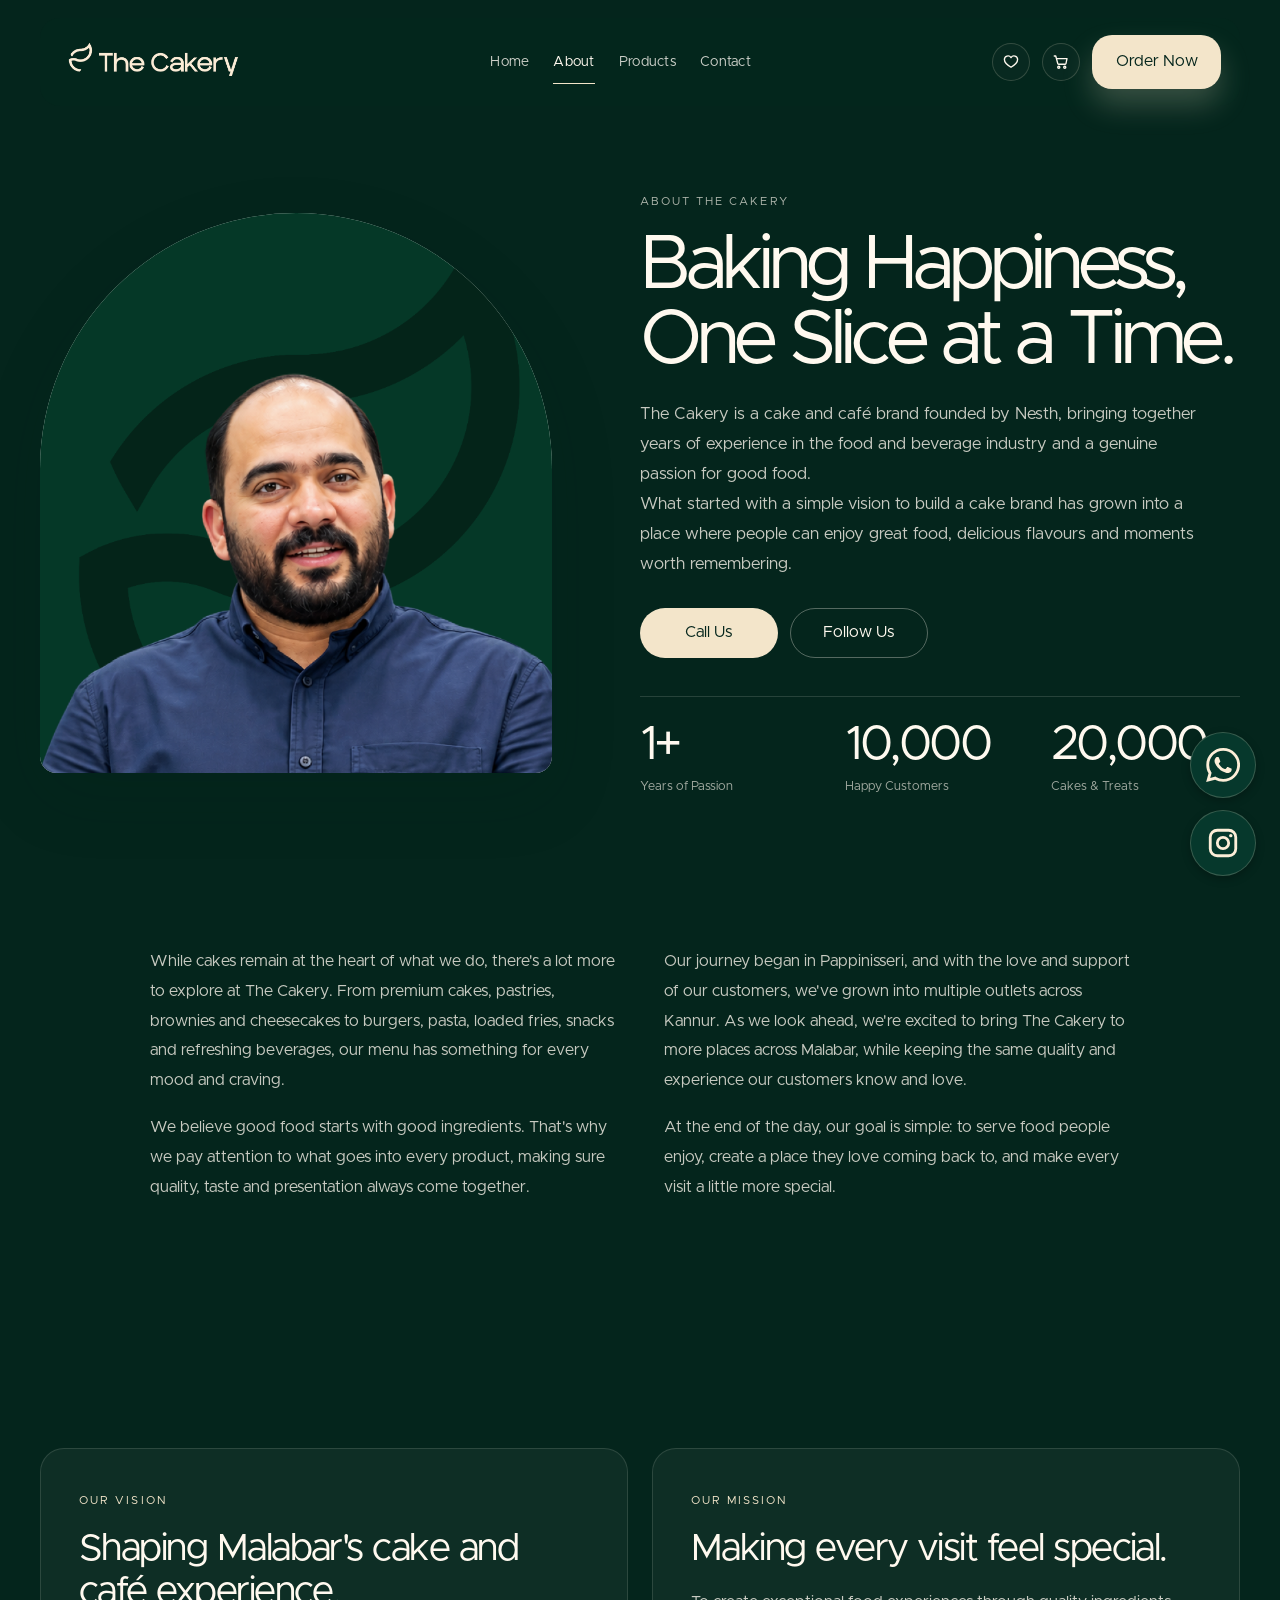
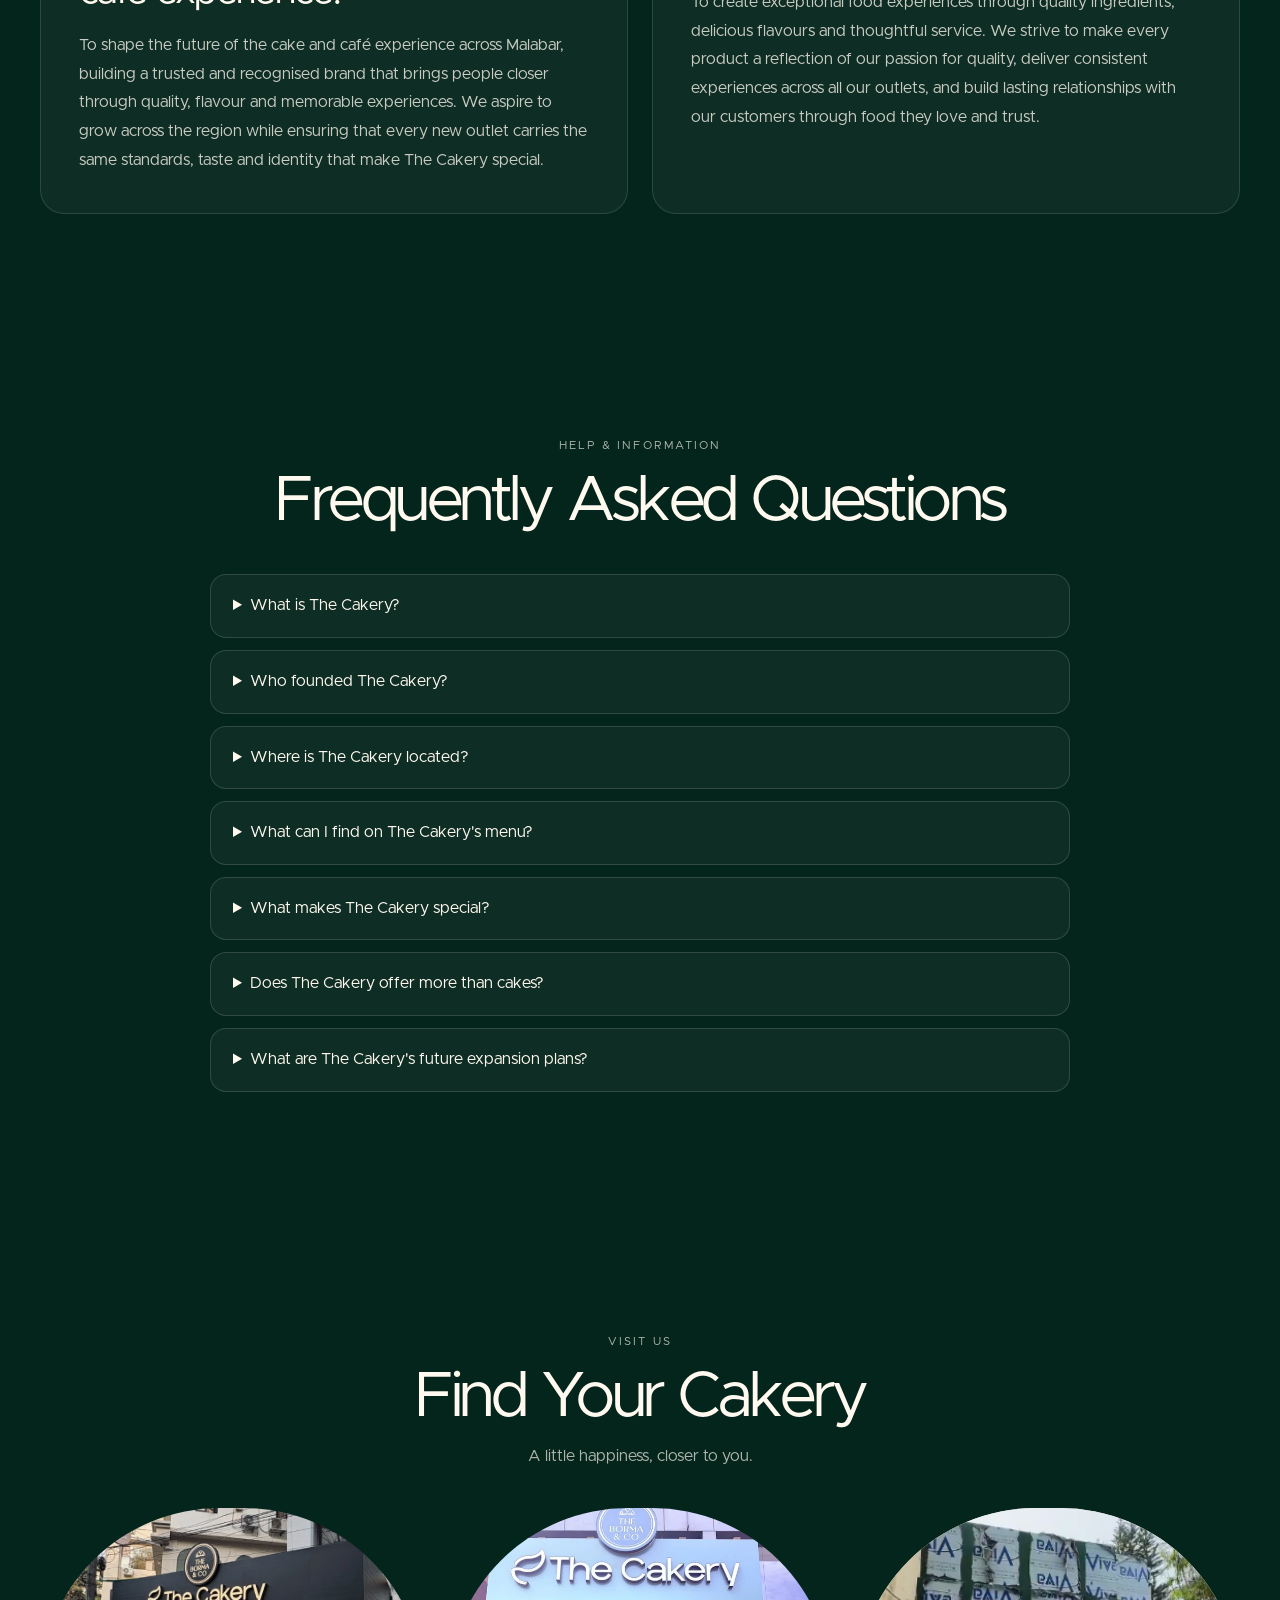
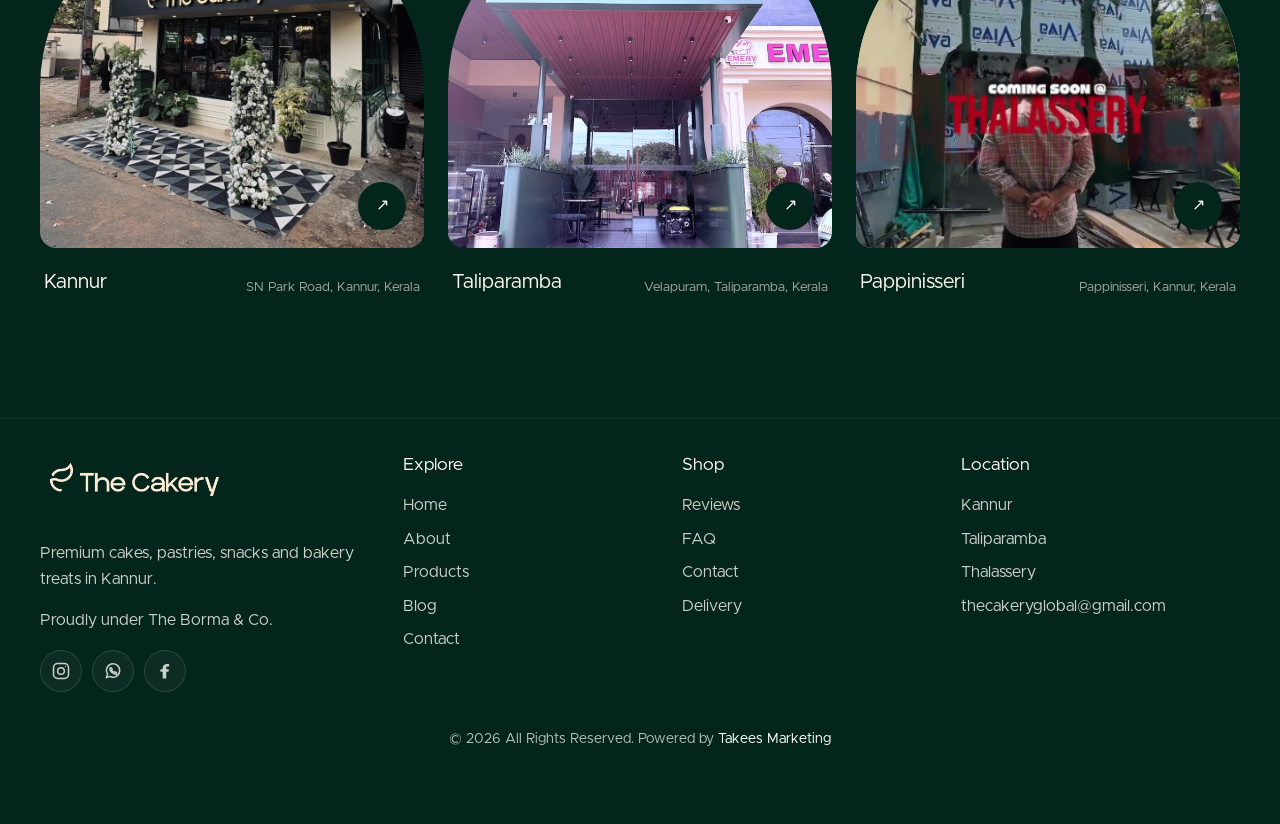
<file: about/index.html>
<!DOCTYPE html>
<html lang="en">
<head>
  <meta charset="UTF-8" />
  <meta name="viewport" content="width=device-width, initial-scale=1.0" />
  <meta name="description" content="Learn about The Cakery, our vision, mission and presence across Pappinisseri, Taliparamba and Kannur." />
  <link rel="canonical" href="https://thecakery.in/about/" />
  <link rel="icon" href="/assets/Cakery-fav-icon.png" />
  <link rel="stylesheet" href="/site-pages.css" />
  <title>About The Cakery | Cakes in Kannur</title>
</head>
<body>
  <header class="site-header">
    <nav class="nav-shell" aria-label="Main navigation">
      <a href="/" class="brand" aria-label="The Cakery home">
        <img class="brand-logo" src="/assets/cakery-logo-transparent.png" alt="The Cakery" />
      </a>
      <ul class="nav-main" aria-label="Desktop navigation">
        <li class="nav-item"><a href="/">Home</a></li>
        <li class="nav-item active"><a href="/about/" aria-current="page">About</a></li>
        <li class="nav-item"><a href="/products/">Products</a></li>
        <li class="nav-item"><a href="/contact/">Contact</a></li>
      </ul>
      <div class="nav-actions">
        <a class="icon-button wishlist-link" href="/wishlist/" aria-label="View your wishlist">
          <svg class="icon" viewBox="0 0 24 24" fill="none" stroke="currentColor" stroke-width="1.8" stroke-linecap="round" stroke-linejoin="round" aria-hidden="true">
            <path d="M20.8 8.8c0 5.3-8.8 10.2-8.8 10.2S3.2 14.1 3.2 8.8A4.8 4.8 0 0 1 12 6.1a4.8 4.8 0 0 1 8.8 2.7Z"></path>
          </svg>
        </a>
        <a class="icon-button cart-btn" href="/cart/" aria-label="View your cart">
          <svg class="icon" viewBox="0 0 24 24" fill="none" stroke="currentColor" stroke-width="1.8" stroke-linecap="round" stroke-linejoin="round" aria-hidden="true">
            <circle cx="9" cy="19" r="1.4"></circle>
            <circle cx="17" cy="19" r="1.4"></circle>
            <path d="M3 4h2l2.7 10.2a1 1 0 0 0 1 .8h8.9a1 1 0 0 0 1-.76L20 7.5H7"></path>
          </svg>
        </a>
        <a href="tel:+918547553300" class="primary-btn">Order Now</a>
        <button class="icon-button mobile-toggle" type="button" aria-label="Open menu" aria-expanded="false">
          <svg class="icon" viewBox="0 0 24 24" fill="none" stroke="currentColor" stroke-width="1.8" stroke-linecap="round" aria-hidden="true">
            <path d="M3 7h18M3 12h18M3 17h18"></path>
          </svg>
        </button>
      </div>
    </nav>
  </header>

  <div class="mobile-menu" aria-hidden="true">
    <div class="mobile-menu-inner">
      <div class="mobile-head">
        <a href="/" class="brand" aria-label="The Cakery home">
          <img class="brand-logo" src="/assets/cakery-logo-transparent.png" alt="The Cakery" />
        </a>
        <button class="close-menu" type="button" aria-label="Close navigation">✕</button>
      </div>
      <ul class="mobile-list">
        <li class="mobile-item"><a href="/"><span>Home</span><span>01</span></a></li>
        <li class="mobile-item"><a href="/about/" aria-current="page"><span>About</span><span>02</span></a></li>
        <li class="mobile-item"><a href="/products/"><span>Products</span><span>03</span></a></li>
        <li class="mobile-item"><a href="/contact/"><span>Contact</span><span>04</span></a></li>
      </ul>
      <div class="mobile-order">
        <a href="tel:+918547553300" class="primary-btn" style="width: 100%;">Order Now</a>
      </div>
    </div>
  </div>

  <main class="about-page">
    <section class="about-hero" aria-labelledby="about-title">
      <div class="about-hero-shell">
        <div class="about-hero-media">
          <img src="/assets/cakery-founder.png" alt="The Cakery founder at the café" fetchpriority="high" />
        </div>
        <div class="about-hero-copy">
          <span class="eyebrow">About The Cakery</span>
          <h1 id="about-title">Baking Happiness,<br />One Slice at a Time.</h1>
          <p>The Cakery is a cake and café brand founded by Nesth, bringing together years of experience in the food and beverage industry and a genuine passion for good food.</p>
          <p>What started with a simple vision to build a cake brand has grown into a place where people can enjoy great food, delicious flavours and moments worth remembering.</p>
          <div class="about-hero-actions">
            <a class="about-btn about-btn-solid" href="tel:+918547553300">Call Us</a>
            <a class="about-btn about-btn-outline" href="https://www.instagram.com/the_cakery.in/" target="_blank" rel="noopener noreferrer">Follow Us</a>
          </div>
          <div class="about-counters" aria-label="The Cakery highlights">
            <div class="about-counter"><strong data-counter="1" data-suffix="+">1+</strong><span>Years of Passion</span></div>
            <div class="about-counter"><strong data-counter="10000" data-suffix="">10,000</strong><span>Happy Customers</span></div>
            <div class="about-counter"><strong data-counter="20000" data-suffix="">20,000</strong><span>Cakes &amp; Treats</span></div>
          </div>
        </div>
      </div>
    </section>

    <section class="about-story" aria-label="Our story">
      <div class="about-section-shell story-copy">
        <p>While cakes remain at the heart of what we do, there's a lot more to explore at The Cakery. From premium cakes, pastries, brownies and cheesecakes to burgers, pasta, loaded fries, snacks and refreshing beverages, our menu has something for every mood and craving.</p>
        <p>We believe good food starts with good ingredients. That's why we pay attention to what goes into every product, making sure quality, taste and presentation always come together.</p>
        <p>Our journey began in Pappinisseri, and with the love and support of our customers, we've grown into multiple outlets across Kannur. As we look ahead, we're excited to bring The Cakery to more places across Malabar, while keeping the same quality and experience our customers know and love.</p>
        <p>At the end of the day, our goal is simple: to serve food people enjoy, create a place they love coming back to, and make every visit a little more special.</p>
      </div>
    </section>

    <section class="about-purpose" aria-label="Our vision and mission">
      <div class="about-section-shell purpose-grid">
        <article class="purpose-card">
          <span class="eyebrow">Our Vision</span>
          <h2>Shaping Malabar's cake and café experience.</h2>
          <p>To shape the future of the cake and café experience across Malabar, building a trusted and recognised brand that brings people closer through quality, flavour and memorable experiences. We aspire to grow across the region while ensuring that every new outlet carries the same standards, taste and identity that make The Cakery special.</p>
        </article>
        <article class="purpose-card">
          <span class="eyebrow">Our Mission</span>
          <h2>Making every visit feel special.</h2>
          <p>To create exceptional food experiences through quality ingredients, delicious flavours and thoughtful service. We strive to make every product a reflection of our passion for quality, deliver consistent experiences across all our outlets, and build lasting relationships with our customers through food they love and trust.</p>
        </article>
      </div>
    </section>

    <section class="about-faq" aria-labelledby="faq-title">
      <div class="about-section-shell">
        <header class="about-section-heading">
          <span class="eyebrow">Help &amp; information</span>
          <h2 id="faq-title">Frequently Asked Questions</h2>
        </header>
        <div class="faq-list">
          <details>
            <summary>What is The Cakery?</summary>
            <div class="faq-answer"><p>The Cakery is a cake and café brand offering premium cakes, pastries, desserts, snacks, burgers, pasta and a variety of beverages.</p></div>
          </details>
          <details>
            <summary>Who founded The Cakery?</summary>
            <div class="faq-answer"><p>The Cakery was founded by Nesth, bringing years of experience in the food and beverage industry and a passion for creating a quality-focused cake brand.</p></div>
          </details>
          <details>
            <summary>Where is The Cakery located?</summary>
            <div class="faq-answer"><p>The Cakery has outlets in Pappinisseri, Taliparamba and Kannur, Kerala.</p></div>
          </details>
          <details>
            <summary>What can I find on The Cakery's menu?</summary>
            <div class="faq-answer"><p>Our menu includes premium cakes, pastries, brownies, cheesecakes, burgers, pasta, loaded fries, snacks and refreshing beverages.</p></div>
          </details>
          <details>
            <summary>What makes The Cakery special?</summary>
            <div class="faq-answer"><p>We focus on quality ingredients, delicious flavours, consistent taste and customer satisfaction. Every product is prepared with attention to quality and presentation.</p></div>
          </details>
          <details>
            <summary>Does The Cakery offer more than cakes?</summary>
            <div class="faq-answer"><p>Yes! Along with our range of cakes and desserts, we offer a variety of savoury food options and beverages, making The Cakery a place to enjoy more than just sweet treats.</p></div>
          </details>
          <details>
            <summary>What are The Cakery's future expansion plans?</summary>
            <div class="faq-answer"><p>Our vision is to expand across the Malabar region, including Kasaragod, Kannur, Kozhikode, Malappuram and Wayanad, while maintaining the quality and experience our customers love.</p></div>
          </details>
        </div>
      </div>
    </section>

    <section class="about-locations" aria-labelledby="locations-title">
      <div class="about-section-shell">
        <header class="about-section-heading location-heading">
          <span class="eyebrow">Visit us</span>
          <h2 id="locations-title">Find Your Cakery</h2>
          <p>A little happiness, closer to you.</p>
        </header>
        <div class="location-grid">
          <article class="location-card">
            <a class="location-image" href="https://www.google.com/maps/place/The+Cakery/@11.8709391,75.3581511,17z" target="_blank" rel="noopener noreferrer" aria-label="Open The Cakery Kannur in Google Maps">
              <img src="/assets/cakery-kannur-storefront.png" alt="The Cakery Kannur storefront" loading="lazy" />
              <span aria-hidden="true">↗</span>
            </a>
            <div class="location-details">
              <h3>Kannur</h3>
              <p>SN Park Road, Kannur, Kerala</p>
            </div>
          </article>
          <article class="location-card">
            <a class="location-image" href="https://www.google.com/maps/place/The+Cakery,+Taliparamba/@12.0418126,75.3616029,17z" target="_blank" rel="noopener noreferrer" aria-label="Open The Cakery Taliparamba in Google Maps">
              <img src="/assets/cakery-taliparamba-storefront.png" alt="The Cakery Taliparamba storefront" loading="lazy" />
              <span aria-hidden="true">↗</span>
            </a>
            <div class="location-details">
              <h3>Taliparamba</h3>
              <p>Velapuram, Taliparamba, Kerala</p>
            </div>
          </article>
          <article class="location-card">
            <a class="location-image" href="/contact/" aria-label="View Pappinisseri location details">
              <img src="/assets/cakery-pappinisseri.png" alt="The Cakery Pappinisseri location" loading="lazy" />
              <span aria-hidden="true">↗</span>
            </a>
            <div class="location-details">
              <h3>Pappinisseri</h3>
              <p>Pappinisseri, Kannur, Kerala</p>
            </div>
          </article>
        </div>
      </div>
    </section>
  </main>

  <footer class="footer">
    <div class="container footer-grid">
      <div>
        <a href="/" class="brand" aria-label="The Cakery home">
          <img class="brand-logo" src="/assets/cakery-logo-transparent.png" alt="The Cakery" />
        </a>
        <p>Premium cakes, pastries, snacks and bakery treats in Kannur.</p>
        <p>Proudly under The Borma &amp; Co.</p>
        <div class="socials" aria-label="Social links">
          <a href="https://www.instagram.com/the_cakery.in/" target="_blank" rel="noopener noreferrer" aria-label="Instagram">
            <svg viewBox="0 0 24 24" fill="none" stroke="currentColor" stroke-width="1.8" stroke-linecap="round" stroke-linejoin="round" aria-hidden="true">
              <rect x="3" y="3" width="18" height="18" rx="5"></rect>
              <circle cx="12" cy="12" r="4"></circle>
              <circle cx="17.5" cy="6.5" r="0.7" fill="currentColor" stroke="none"></circle>
            </svg>
          </a>
          <a href="https://wa.me/918547553300" target="_blank" rel="noopener noreferrer" aria-label="WhatsApp">
            <svg viewBox="0 0 24 24" fill="none" stroke="currentColor" stroke-width="1.8" stroke-linecap="round" stroke-linejoin="round" aria-hidden="true">
              <path d="M20 11.5a8 8 0 0 1-11.8 7L4 20l1.5-4.1A8 8 0 1 1 20 11.5Z"></path>
              <path d="M8.5 8.5c.2-.5.5-.5.8-.5h.5c.2 0 .4.1.5.4l.7 1.6c.1.2.1.4-.1.6l-.5.6c.7 1.2 1.6 2 2.8 2.6l.5-.6c.2-.2.4-.2.7-.1l1.5.7c.3.1.4.3.4.5v.5c0 .3-.1.6-.5.8-.4.2-1 .3-1.6.1-2.6-.7-4.8-2.9-5.8-4.8-.3-.6-.1-1.4.1-1.9Z"></path>
            </svg>
          </a>
          <a href="https://www.facebook.com/share/1Kf7zpr5Tp/" target="_blank" rel="noopener noreferrer" aria-label="Facebook">
            <svg viewBox="0 0 24 24" fill="currentColor" aria-hidden="true">
              <path d="M13.5 21v-8h2.7l.4-3h-3.1V8.1c0-.9.3-1.5 1.6-1.5H17V3.9c-.6-.1-1.5-.2-2.6-.2-3.1 0-5.2 1.9-5.2 5.3V10H6.5v3h2.7v8h4.3Z"></path>
            </svg>
          </a>
        </div>
      </div>
      <div>
        <h3>Explore</h3>
        <ul class="footer-links">
          <li><a href="/">Home</a></li>
          <li><a href="/about/" aria-current="page">About</a></li>
          <li><a href="/products/">Products</a></li>
          <li><a href="/blog/">Blog</a></li>
          <li><a href="/contact/">Contact</a></li>
        </ul>
      </div>
      <div>
        <h3>Shop</h3>
        <ul class="footer-links">
          <li><a href="/#reviews">Reviews</a></li>
          <li><a href="/about/#faq-title">FAQ</a></li>
          <li><a href="/contact/">Contact</a></li>
          <li><a href="tel:+918547553300">Delivery</a></li>
        </ul>
      </div>
      <div>
        <h3>Location</h3>
        <ul class="footer-links">
          <li><a href="https://www.google.com/maps/place/The+Cakery/@11.8709391,75.3581511,17z" target="_blank" rel="noopener noreferrer">Kannur</a></li>
          <li><a href="https://www.google.com/maps/place/The+Cakery,+Taliparamba/@12.0418126,75.3616029,17z" target="_blank" rel="noopener noreferrer">Taliparamba</a></li>
          <li>Thalassery</li>
          <li><a href="mailto:thecakeryglobal@gmail.com">thecakeryglobal@gmail.com</a></li>
        </ul>
      </div>
    </div>
    <footer class="site-footer">
      <p>© 2026 All Rights Reserved. Powered by <a href="https://takees.in" target="_blank" rel="noopener noreferrer">Takees Marketing</a></p>
    </footer>
  </footer>
  <div class="social-float" aria-label="Quick social links">
    <a href="https://wa.me/918547553300" class="social-icon" target="_blank" rel="noopener noreferrer" aria-label="WhatsApp">
      <svg viewBox="0 0 24 24" aria-hidden="true">
        <path fill="currentColor" d="M20.52 3.48A11.8 11.8 0 0 0 12.12 0C5.55 0 .2 5.35.2 11.92c0 2.1.55 4.15 1.6 5.96L.1 24l6.28-1.65a11.9 11.9 0 0 0 5.73 1.46h.01c6.57 0 11.92-5.35 11.92-11.92 0-3.18-1.24-6.17-3.52-8.41ZM12.12 21.8a9.9 9.9 0 0 1-5.05-1.39l-.36-.21-3.73.98.99-3.64-.24-.37a9.83 9.83 0 0 1-1.51-5.25c0-5.46 4.44-9.9 9.91-9.9a9.84 9.84 0 0 1 7.01 2.91 9.84 9.84 0 0 1 2.9 7.02c0 5.46-4.45 9.9-9.92 9.9Zm5.43-7.41c-.3-.15-1.77-.87-2.05-.97-.27-.1-.47-.15-.67.15-.2.3-.77.97-.94 1.17-.17.2-.35.22-.65.07-.3-.15-1.26-.46-2.4-1.47-.89-.79-1.49-1.77-1.67-2.07-.17-.3-.02-.46.13-.61.14-.13.3-.35.45-.52.15-.17.2-.3.3-.5.1-.2.05-.37-.03-.52-.07-.15-.67-1.62-.92-2.22-.24-.58-.49-.5-.67-.51h-.57c-.2 0-.52.07-.8.37-.27.3-1.04 1.02-1.04 2.49s1.07 2.89 1.22 3.09c.15.2 2.1 3.2 5.08 4.49.71.3 1.26.49 1.69.62.71.23 1.36.2 1.87.12.57-.08 1.77-.72 2.02-1.42.25-.7.25-1.3.17-1.42-.07-.12-.27-.2-.57-.35Z"/>
      </svg>
    </a>
    <a href="https://www.instagram.com/the_cakery.in/" class="social-icon" target="_blank" rel="noopener noreferrer" aria-label="Instagram">
      <svg viewBox="0 0 24 24" aria-hidden="true">
        <rect x="3" y="3" width="18" height="18" rx="5" fill="none" stroke="currentColor" stroke-width="2"/>
        <circle cx="12" cy="12" r="4" fill="none" stroke="currentColor" stroke-width="2"/>
        <circle cx="17.5" cy="6.8" r="1.2" fill="currentColor"/>
      </svg>
    </a>
  </div>
  <script>
    const counterSection = document.querySelector(".about-counters");
    const counterElements = document.querySelectorAll("[data-counter]");
    let countersStarted = false;

    function animateCounter(element) {
      const target = Number(element.dataset.counter);
      const suffix = element.dataset.suffix || "";
      const duration = 1600;
      const startTime = performance.now();

      function update(now) {
        const progress = Math.min((now - startTime) / duration, 1);
        const eased = 1 - Math.pow(1 - progress, 3);
        const value = Math.round(target * eased);
        element.textContent = value.toLocaleString("en-IN") + suffix;
        if (progress < 1) requestAnimationFrame(update);
      }

      requestAnimationFrame(update);
    }

    if (counterSection) {
      const counterObserver = new IntersectionObserver((entries) => {
        if (entries[0].isIntersecting && !countersStarted) {
          countersStarted = true;
          counterElements.forEach(animateCounter);
          counterObserver.disconnect();
        }
      }, { threshold: 0.35 });
      counterObserver.observe(counterSection);
    }

    document.querySelectorAll(".faq-list details").forEach((item) => {
      item.addEventListener("toggle", () => {
        if (!item.open) return;
        document.querySelectorAll(".faq-list details").forEach((other) => {
          if (other !== item) other.open = false;
        });
      });
    });
  </script>
  <script src="/site-pages.js"></script>
</body>
</html>
</file>
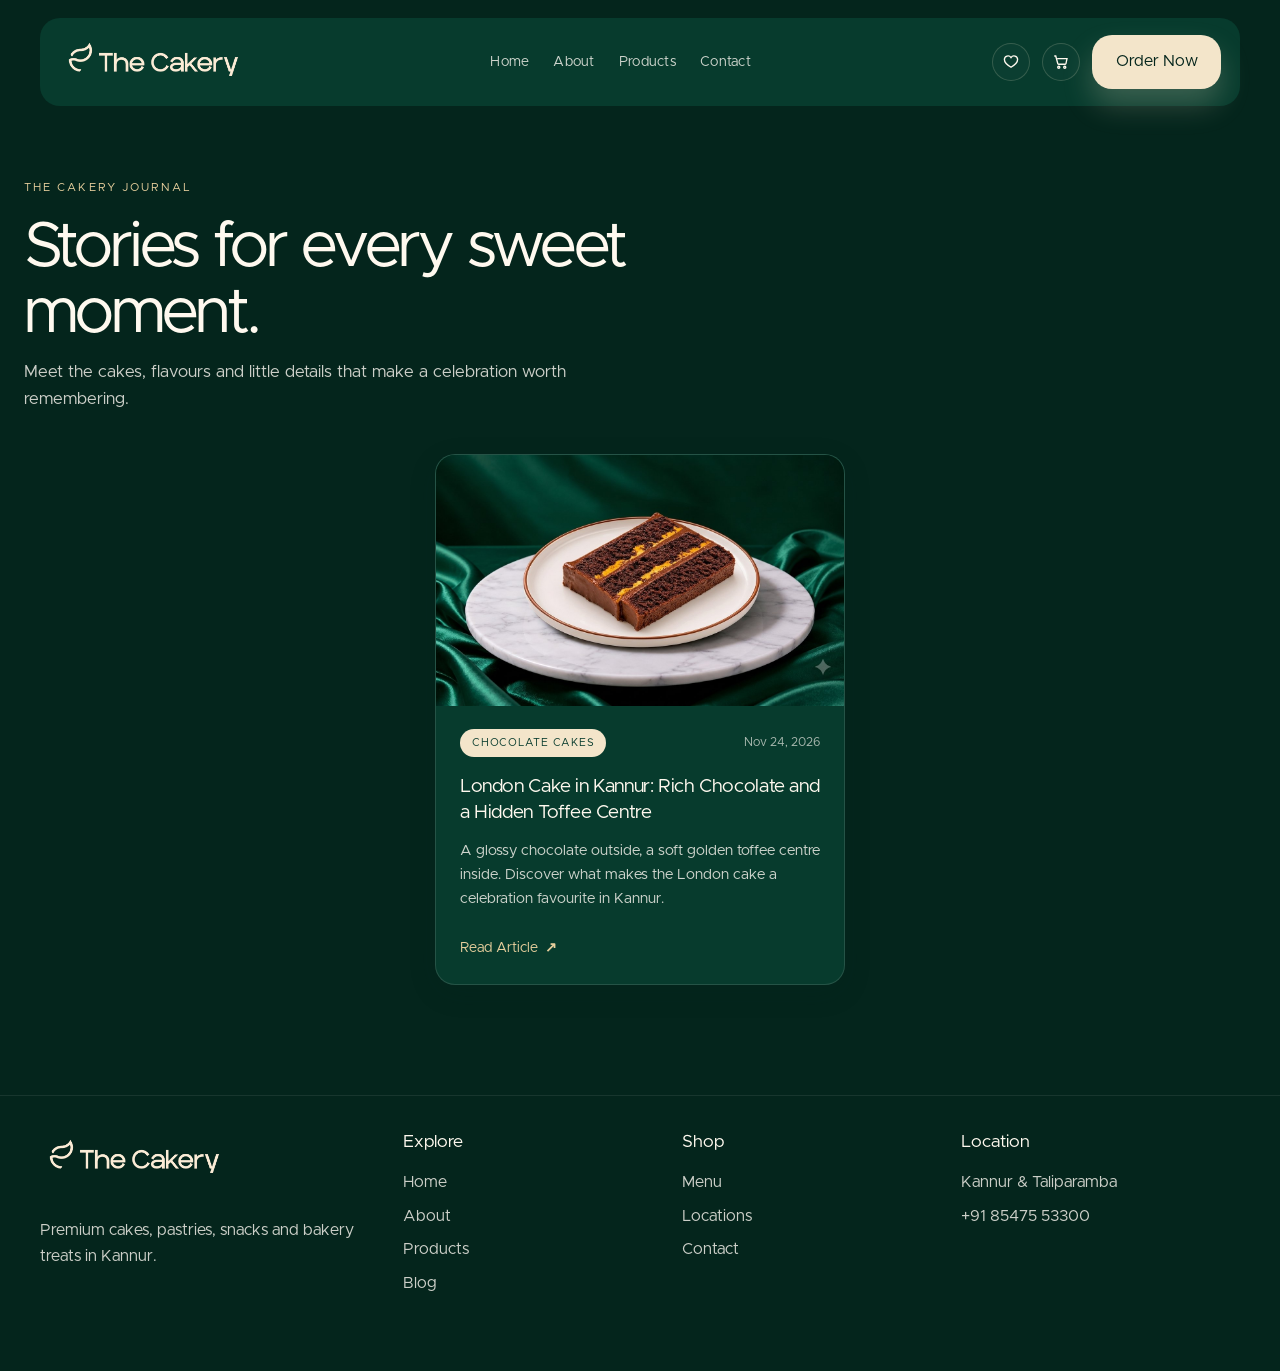
<file: blog/index.html>
<!DOCTYPE html>
<html lang="en">
<head>
  <meta charset="UTF-8" />
  <meta name="viewport" content="width=device-width, initial-scale=1.0" />
  <title> London Cake in Kannur | Chocolate Cake with a Toffee Centre – The Cakery</title>
  <meta name="description" content="Try the London cake in Kannur at The Cakery: dark chocolate layers with a hidden toffee centre. Free delivery within 20 km. Order on WhatsApp.." />
  <link rel="canonical" href="https://www.thecakery.in/blog/" />
  <link rel="icon" href="/assets/Cakery-fav-icon.png" />
  <link rel="stylesheet" href="/site-pages.css" />
  <meta property="og:type" content="website" />
  <meta property="og:site_name" content="The Cakery" />
  <meta property="og:title" content=" London Cake in Kannur | Chocolate Cake with a Toffee Centre – The Cakery" />
  <meta property="og:description" content="Try the London cake in Kannur at The Cakery: dark chocolate layers with a hidden toffee centre. Free delivery within 20 km. Order on WhatsApp.." />
  <meta property="og:url" content="https://www.thecakery.in/blog/" />
  <meta property="og:image" content="https://www.thecakery.in/assets/dessert-cards/dessert-card-11.jpg" />
  <meta name="twitter:card" content="summary_large_image" />
  <style>
    .blog-page{min-height:100vh;background:var(--green-900);color:var(--beige-100)}
    .blog-page .site-header{background:var(--green-900)}
    .blog-page .nav-shell{color:var(--beige-100);background:var(--green-800)}
    .blog-main{width:min(1260px,calc(100% - 48px));margin:0 auto;padding:68px 0 110px}
    .blog-heading{margin:0 0 42px}
    .blog-heading .eyebrow{color:var(--beige-300)}
    .blog-heading h1{max-width:760px;margin:14px 0 12px;color:var(--beige-100);font-size:clamp(2.5rem,5vw,4.2rem);line-height:1.04;letter-spacing:-.045em}
    .blog-heading p{max-width:620px;margin:0;color:var(--text-soft);font-size:1.05rem}
    .blog-grid{display:grid;grid-template-columns:repeat(auto-fit,minmax(min(100%,340px),1fr));gap:26px;align-items:stretch}
    .blog-card{display:flex;width:100%;max-width:410px;min-width:0;flex-direction:column;justify-self:center;overflow:hidden;border:1px solid var(--border);border-radius:20px;background:var(--green-800);box-shadow:0 8px 28px rgba(4,37,28,.14);transition:transform 220ms ease,border-color 220ms ease,box-shadow 220ms ease}
    .blog-card:hover,.blog-card:focus-within{transform:translateY(-4px);border-color:var(--beige-400);box-shadow:0 18px 42px rgba(4,37,28,.09)}
    .blog-card-image{display:block;overflow:hidden;aspect-ratio:1.63;background:var(--green-900)}
    .blog-card-image img{width:100%;height:100%;object-fit:cover;transition:transform 320ms ease}
    .blog-card:hover .blog-card-image img{transform:scale(1.035)}
    .blog-card-content{display:flex;flex:1;flex-direction:column;padding:23px 24px 25px}
    .blog-card-meta{display:flex;align-items:center;justify-content:space-between;gap:12px;margin-bottom:17px}
    .blog-category{display:inline-flex;align-items:center;min-height:28px;padding:4px 12px;border-radius:999px;background:var(--beige-200);color:var(--green-800);font-size:.68rem;font-weight:700;letter-spacing:.07em;text-transform:uppercase}
    .blog-date{color:var(--text-muted);font-size:.76rem;white-space:nowrap}
    .blog-card h2{margin:0 0 12px;color:var(--beige-100);font-size:1.2rem;line-height:1.38;letter-spacing:-.02em}
    .blog-card-description{display:-webkit-box;overflow:hidden;margin:0 0 25px;color:var(--text-soft);font-size:.92rem;line-height:1.65;-webkit-box-orient:vertical;-webkit-line-clamp:3}
    .read-article{display:inline-flex;align-items:center;gap:7px;align-self:flex-start;margin-top:auto;color:var(--beige-300);font-size:.88rem;font-weight:700}
    .read-article span{transition:transform 180ms ease}
    .read-article:hover span,.read-article:focus-visible span{transform:translate(3px,-3px)}
    .blog-page .footer{color:var(--beige-100)}
    @media(max-width:640px){.blog-main{width:min(100% - 32px,520px);padding:48px 0 72px}.blog-heading{margin-bottom:28px}.blog-heading h1{font-size:2.55rem}.blog-grid{grid-template-columns:1fr;gap:18px}.blog-card-content{padding:20px}.blog-card h2{font-size:1.12rem}}
    @media(prefers-reduced-motion:reduce){.blog-card,.blog-card-image img,.read-article span{transition:none}}
  </style>
</head>
<body class="blog-page">
  <header class="site-header">
    <nav class="nav-shell" aria-label="Main navigation">
      <a href="/" class="brand" aria-label="The Cakery home"><img class="brand-logo" src="/assets/cakery-logo-transparent.png" alt="The Cakery" /></a>
      <ul class="nav-main" aria-label="Desktop navigation">
        <li class="nav-item"><a href="/">Home</a></li>
        <li class="nav-item"><a href="/about/">About</a></li>
        <li class="nav-item"><a href="/products/">Products</a></li>
        <li class="nav-item"><a href="/contact/">Contact</a></li>
      </ul>
      <div class="nav-actions">
        <a class="icon-button wishlist-link" href="/wishlist/" aria-label="View your wishlist">
          <svg class="icon" viewBox="0 0 24 24" fill="none" stroke="currentColor" stroke-width="1.8"><path d="M20.8 8.8c0 5.3-8.8 10.2-8.8 10.2S3.2 14.1 3.2 8.8A4.8 4.8 0 0 1 12 6.1a4.8 4.8 0 0 1 8.8 2.7Z"></path></svg>
        </a>
        <a class="icon-button cart-btn" href="/cart/" aria-label="View your cart">
          <svg class="icon" viewBox="0 0 24 24" fill="none" stroke="currentColor" stroke-width="1.8"><circle cx="9" cy="19" r="1.4"></circle><circle cx="17" cy="19" r="1.4"></circle><path d="M3 4h2l2.7 10.2a1 1 0 0 0 1 .8h8.9a1 1 0 0 0 1-.76L20 7.5H7"></path></svg>
        </a>
        <a href="tel:+918547553300" class="primary-btn">Order Now</a>
        <button class="icon-button mobile-toggle" type="button" aria-label="Open menu" aria-expanded="false">
          <svg class="icon" viewBox="0 0 24 24" fill="none" stroke="currentColor" stroke-width="1.8"><path d="M3 7h18M3 12h18M3 17h18"></path></svg>
        </button>
      </div>
    </nav>
  </header>
  <div class="mobile-menu" aria-hidden="true">
    <div class="mobile-menu-inner">
      <div class="mobile-head"><a href="/" class="brand"><img class="brand-logo" src="/assets/cakery-logo-transparent.png" alt="The Cakery" /></a><button class="close-menu" type="button" aria-label="Close navigation">✕</button></div>
      <ul class="mobile-list">
        <li class="mobile-item"><a href="/"><span>Home</span><span>01</span></a></li>
        <li class="mobile-item"><a href="/about/"><span>About</span><span>02</span></a></li>
        <li class="mobile-item"><a href="/products/"><span>Products</span><span>03</span></a></li>
        <li class="mobile-item"><a href="/contact/"><span>Contact</span><span>04</span></a></li>
      </ul>
    </div>
  </div>
  <main>
    <section class="blog-main" aria-labelledby="blog-title">
      <header class="blog-heading">
        <span class="eyebrow">The Cakery Journal</span>
        <h1 id="blog-title">Stories for every sweet moment.</h1>
        <p>Meet the cakes, flavours and little details that make a celebration worth remembering.</p>
      </header>
      <div class="blog-grid">
        <article class="blog-card">
          <a class="blog-card-image" href="/blog/london-cake-in-kannur/" aria-label="Read London Cake in Kannur: Rich Chocolate and a Hidden Toffee Centre">
            <img src="/assets/dessert-cards/dessert-card-11.jpg" alt="London chocolate cake with a golden toffee centre" width="1365" height="768" fetchpriority="high" />
          </a>
          <div class="blog-card-content">
            <div class="blog-card-meta"><span class="blog-category">Chocolate cakes</span><time class="blog-date" datetime="2026-11-24">Nov 24, 2026</time></div>
            <h2>London Cake in Kannur: Rich Chocolate and a Hidden Toffee Centre</h2>
            <p class="blog-card-description">A glossy chocolate outside, a soft golden toffee centre inside. Discover what makes the London cake a celebration favourite in Kannur.</p>
            <a class="read-article" href="/blog/london-cake-in-kannur/">Read Article <span aria-hidden="true">↗</span></a>
          </div>
        </article>
      </div>
    </section>
  </main>
  <footer class="footer">
    <div class="container footer-grid">
      <div><a href="/" class="brand"><img class="brand-logo" src="/assets/cakery-logo-transparent.png" alt="The Cakery" /></a><p>Premium cakes, pastries, snacks and bakery treats in Kannur.</p></div>
      <div><h3>Explore</h3><ul class="footer-links"><li><a href="/">Home</a></li><li><a href="/about/">About</a></li><li><a href="/products/">Products</a></li><li><a href="/blog/">Blog</a></li></ul></div>
      <div><h3>Shop</h3><ul class="footer-links"><li><a href="/menu/">Menu</a></li><li><a href="/locations/">Locations</a></li><li><a href="/contact/">Contact</a></li></ul></div>
      <div><h3>Location</h3><ul class="footer-links"><li><a href="/locations/">Kannur &amp; Taliparamba</a></li><li><a href="tel:+918547553300">+91 85475 53300</a></li></ul></div>
    </div>
  </footer>
  <script src="/site-pages.js"></script>
</body>
</html>
</file>
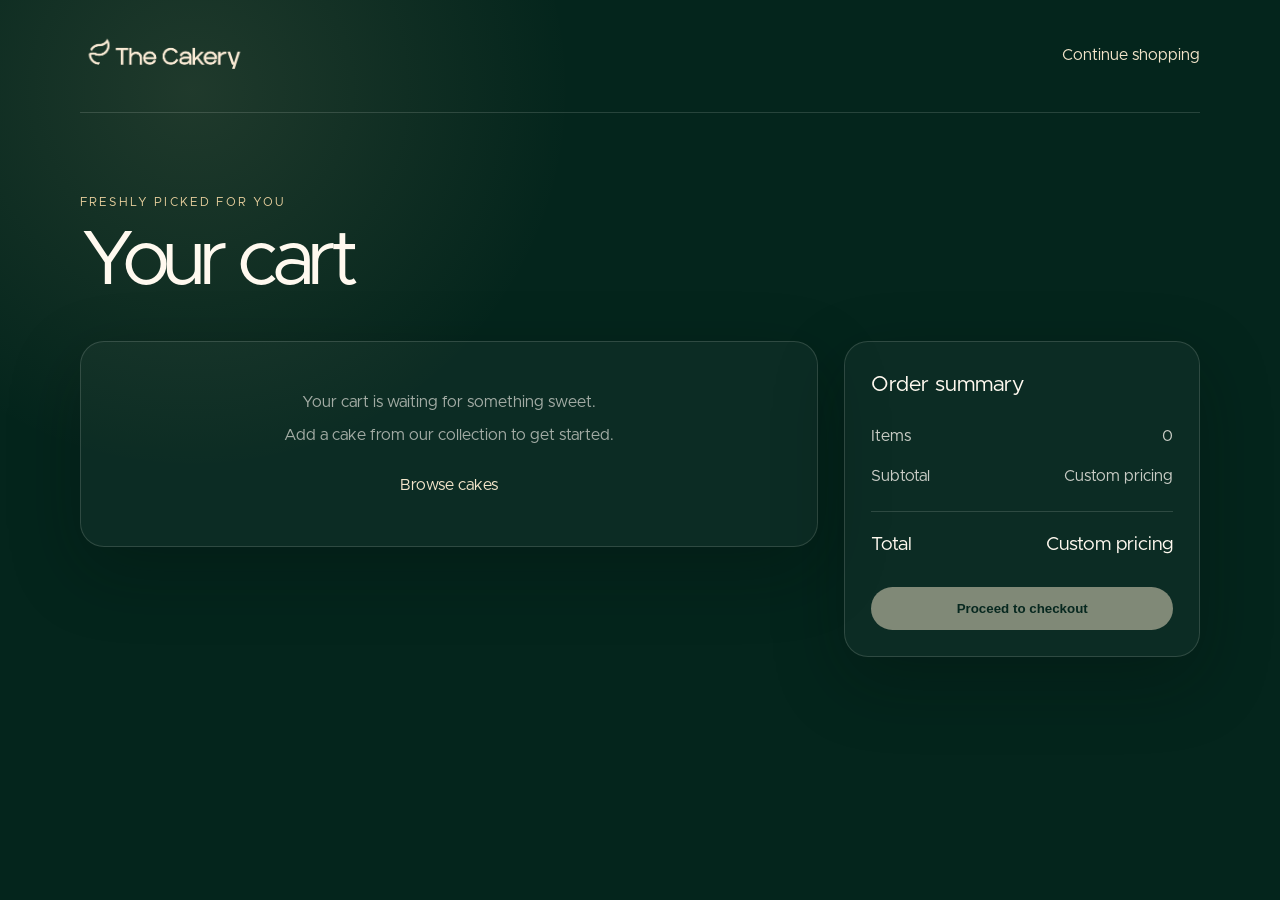
<file: cart/index.html>
<!DOCTYPE html>
<html lang="en">
  <head>
    <meta charset="UTF-8" />
    <link rel="icon" href="/assets/Cakery-fav-icon.png">
    <meta name="viewport" content="width=device-width, initial-scale=1.0" />
    <meta name="description" content="Your cart at The Cakery." />
    <title>Your Cart | The Cakery</title>
    <meta name="robots" content="noindex, Nofollow" />
    <style>
      @font-face {
        font-family: "Metropolis";
        src: url("/assets/Fonts Used/metropolis-regular.woff2") format("woff2");
        font-style: normal;
        font-weight: 100 900;
        font-display: swap;
      }

      :root {
        --green-900: #04251c;
        --green-800: #073b2d;
        --beige-100: #fff9ef;
        --beige-200: #f3e5ca;
        --beige-300: #e7cf9d;
        --text-soft: rgba(255, 250, 244, 0.78);
        --text-muted: rgba(255, 250, 244, 0.62);
        --border: rgba(255, 250, 244, 0.14);
        --shadow: 0 24px 70px rgba(2, 15, 11, 0.28);
      }

      * { box-sizing: border-box; }

      body {
        min-height: 100vh;
        margin: 0;
        background: radial-gradient(circle at 15% 10%, rgba(231, 207, 157, 0.12), transparent 28%), var(--green-900);
        color: var(--beige-100);
        font-family: "Metropolis", sans-serif;
        line-height: 1.6;
      }

      a { color: inherit; text-decoration: none; }

      .container {
        width: min(1120px, calc(100% - 32px));
        margin: 0 auto;
      }

      .cart-header {
        display: flex;
        align-items: center;
        justify-content: space-between;
        gap: 20px;
        padding: 28px 0;
        border-bottom: 1px solid var(--border);
      }

      .brand {
        display: inline-flex;
        align-items: center;
        gap: 12px;
        font-weight: 700;
        letter-spacing: 0.04em;
      }

      .brand-mark {
        display: block;
        width: 170px;
        height: auto;
      }

      .back-link {
        color: var(--beige-200);
        font-weight: 600;
      }

      main { padding: 76px 0 100px; }

      .eyebrow {
        color: var(--beige-300);
        font-size: 0.75rem;
        letter-spacing: 0.18em;
        text-transform: uppercase;
      }

      h1 {
        margin: 12px 0 42px;
        font-size: clamp(2.7rem, 6vw, 5.6rem);
        line-height: 0.94;
        letter-spacing: -0.07em;
      }

      .cart-layout {
        display: grid;
        grid-template-columns: minmax(0, 1.35fr) minmax(280px, 0.65fr);
        gap: 26px;
        align-items: start;
      }

      .cart-items,
      .cart-summary {
        border: 1px solid var(--border);
        border-radius: 24px;
        background: rgba(255, 255, 255, 0.035);
        box-shadow: var(--shadow);
      }

      .cart-items { overflow: hidden; }

      .cart-item {
        display: grid;
        grid-template-columns: 1fr auto auto;
        align-items: center;
        gap: 20px;
        padding: 22px 24px;
        border-bottom: 1px solid var(--border);
      }

      .cart-item:last-child { border-bottom: 0; }

      .item-name { margin: 0; font-size: 1.15rem; }
      .item-price { margin: 4px 0 0; color: var(--text-muted); font-size: 0.92rem; }
      .item-total { color: var(--beige-200); font-weight: 700; white-space: nowrap; }

      .remove-button {
        border: 0;
        background: transparent;
        color: var(--text-muted);
        cursor: pointer;
        padding: 6px;
      }

      .remove-button:hover { color: var(--beige-100); }

      .cart-summary { padding: 26px; }
      .cart-summary h2 { margin: 0 0 22px; font-size: 1.35rem; }
      .summary-row { display: flex; justify-content: space-between; gap: 16px; margin-top: 14px; color: var(--text-soft); }
      .summary-total { margin-top: 22px; padding-top: 18px; border-top: 1px solid var(--border); color: var(--beige-100); font-size: 1.2rem; font-weight: 700; }

      .primary-button {
        display: flex;
        justify-content: center;
        width: 100%;
        margin-top: 26px;
        padding: 14px 18px;
        border: 0;
        border-radius: 999px;
        background: var(--beige-200);
        color: var(--green-900);
        cursor: pointer;
        font-weight: 700;
      }

      .empty-state { padding: 48px 24px; text-align: center; color: var(--text-muted); }
      .empty-state p { margin: 8px 0 24px; }

      @media (max-width: 760px) {
        main { padding-top: 52px; }
        .cart-header { padding: 20px 0; }
        .cart-layout { grid-template-columns: 1fr; }
        .cart-item { grid-template-columns: 1fr auto; gap: 8px 14px; }
        .item-total { grid-column: 2; grid-row: 1 / span 2; }
        .remove-button { grid-column: 1; justify-self: start; }
      }

      @media (max-width: 430px) {
        .container { width: min(1120px, calc(100% - 16px)); }
        .cart-header { align-items: flex-start; flex-direction: column; }
        .brand-mark { width: 140px; }
        .primary-button { min-height: 48px; }
      }

      @media (max-width: 900px) {
        .container { width: min(1120px, calc(100% - 24px)); }
        main { padding: 56px 0 72px; }
        h1 { margin-bottom: 30px; font-size: clamp(2.2rem, 8vw, 4rem); }
        .cart-layout { gap: 18px; }
        .cart-summary { padding: 22px; }
      }

      @media (max-width: 560px) {
        .cart-header { align-items: flex-start; flex-direction: column; gap: 10px; padding: 18px 0; }
        .brand-mark { width: 132px; }
        main { padding: 42px 0 56px; }
        h1 { margin: 10px 0 24px; font-size: clamp(2rem, 12vw, 3.2rem); }
        .cart-items,
        .cart-summary { border-radius: 18px; }
        .cart-item { padding: 16px; gap: 6px 10px; }
        .item-name { font-size: 1rem; overflow-wrap: anywhere; }
        .item-price { font-size: 0.82rem; }
        .item-total { font-size: 0.9rem; }
        .cart-summary { padding: 18px; }
        .summary-row { gap: 10px; font-size: 0.92rem; }
        .primary-button { min-height: 48px; padding: 12px 14px; }
      }
    </style>
  </head>
  <body>
    <header class="container cart-header">
      <a class="brand" href="/" aria-label="The Cakery home">
        <img class="brand-mark" src="/assets/cakery-logo-transparent.png" alt="The Cakery" />
      </a>
      <a class="back-link" href="/#cakes">Continue shopping</a>
    </header>

    <main class="container">
      <span class="eyebrow">Freshly picked for you</span>
      <h1>Your cart</h1>
      <div class="cart-layout">
        <section class="cart-items" aria-labelledby="cart-items-heading">
          <h2 id="cart-items-heading" hidden>Cart items</h2>
          <div id="cart-list"></div>
        </section>
        <aside class="cart-summary" aria-labelledby="summary-heading">
          <h2 id="summary-heading">Order summary</h2>
          <div class="summary-row"><span>Items</span><span id="item-count">0</span></div>
          <div class="summary-row"><span>Subtotal</span><span id="subtotal">₹0</span></div>
          <div class="summary-row summary-total"><span>Total</span><span id="total">₹0</span></div>
          <button class="primary-button" type="button" id="checkout-button">Proceed to checkout</button>
        </aside>
      </div>
    </main>

    <script>
      const cartKey = 'cakery-cart';
      const params = new URLSearchParams(window.location.search);
      let cart = [];
      try {
        const savedCart = JSON.parse(localStorage.getItem(cartKey) || '[]');
        cart = Array.isArray(savedCart)
          ? savedCart.filter((item) =>
              item &&
              typeof item.name === 'string' &&
              Number.isFinite(Number(item.price)) &&
              Number.isInteger(Number(item.quantity)) &&
              Number(item.quantity) > 0
            ).map((item) => ({
              name: item.name.trim().slice(0, 120),
              price: Math.max(0, Number(item.price)),
              quantity: Math.max(1, Number(item.quantity))
            }))
          : [];
      } catch (error) {
        cart = [];
      }
      const productName = params.get('add');
      const productPrice = Number(params.get('price')) || 0;

      if (productName) {
        const existingItem = cart.find((item) => item.name === productName);
        if (existingItem) {
          existingItem.quantity += 1;
        } else {
          cart.push({ name: productName, price: productPrice, quantity: 1 });
        }
        localStorage.setItem(cartKey, JSON.stringify(cart));
        window.history.replaceState({}, document.title, '/cart/');
      }

      const cartList = document.querySelector('#cart-list');
      const itemCount = document.querySelector('#item-count');
      const subtotal = document.querySelector('#subtotal');
      const total = document.querySelector('#total');
      const checkoutButton = document.querySelector('#checkout-button');
      const whatsappNumber = '918547553300';

      function formatPrice(price) {
        return price ? `₹${price.toLocaleString('en-IN')}` : 'Custom pricing';
      }

      function escapeHTML(value) {
        return String(value).replace(/[&<>"']/g, (character) => ({
          '&': '&amp;',
          '<': '&lt;',
          '>': '&gt;',
          '"': '&quot;',
          "'": '&#39;'
        })[character]);
      }

      function renderCart() {
        const count = cart.reduce((sum, item) => sum + item.quantity, 0);
        const pricedTotal = cart.reduce((sum, item) => sum + item.price * item.quantity, 0);
        itemCount.textContent = count;
        subtotal.textContent = pricedTotal ? `₹${pricedTotal.toLocaleString('en-IN')}` : 'Custom pricing';
        total.textContent = pricedTotal ? `₹${pricedTotal.toLocaleString('en-IN')}` : 'Custom pricing';

        if (!cart.length) {
          cartList.innerHTML = '<div class="empty-state"><strong>Your cart is waiting for something sweet.</strong><p>Add a cake from our collection to get started.</p><a class="back-link" href="/#cakes">Browse cakes</a></div>';
          checkoutButton.disabled = true;
          checkoutButton.style.opacity = '0.5';
          return;
        }

        checkoutButton.disabled = false;
        checkoutButton.style.opacity = '1';
        cartList.innerHTML = cart.map((item, index) => `
          <article class="cart-item">
            <div>
              <h3 class="item-name">${escapeHTML(item.name)}</h3>
              <p class="item-price">${formatPrice(item.price)} · Quantity ${item.quantity}</p>
            </div>
            <span class="item-total">${item.price ? `₹${(item.price * item.quantity).toLocaleString('en-IN')}` : 'Custom'}</span>
            <button class="remove-button" type="button" data-index="${index}" aria-label="Remove ${escapeHTML(item.name)}">Remove</button>
          </article>
        `).join('');

        cartList.querySelectorAll('.remove-button').forEach((button) => {
          button.addEventListener('click', () => {
            cart.splice(Number(button.dataset.index), 1);
            localStorage.setItem(cartKey, JSON.stringify(cart));
            renderCart();
          });
        });
      }

      checkoutButton.addEventListener('click', () => {
        const orderLines = cart.map((item) => {
          const lineTotal = item.price ? `₹${(item.price * item.quantity).toLocaleString('en-IN')}` : 'Custom pricing';
          return `• ${item.name} × ${item.quantity} — ${lineTotal}`;
        });
        const pricedTotal = cart.reduce((sum, item) => sum + item.price * item.quantity, 0);
        const totalText = pricedTotal ? `₹${pricedTotal.toLocaleString('en-IN')}` : 'Custom pricing';
        const message = [
          'Hello The Cakery,',
          '',
          'I would like to place an order with the following details',
          '',
          'Order Summary',
          ...orderLines,
          `Total Amount: ${totalText}`,
          '',
          'Delivery Details',
          '• Name :',
          '• Contact Number :',
          '• Delivery Address :',
          '• Preferred Delivery Date & Time :',
          '',
          "Kindly confirm the cake's availability and delivery details, and share the payment information to proceed.",
          '',
          'Looking forward to enjoying your delicious cake!',
          '',
          'Thank you!'
        ].join('\n');

        window.location.href = `https://wa.me/${whatsappNumber}?text=${encodeURIComponent(message)}`;
      });

      renderCart();
    </script>
  </body>
</html>
</file>
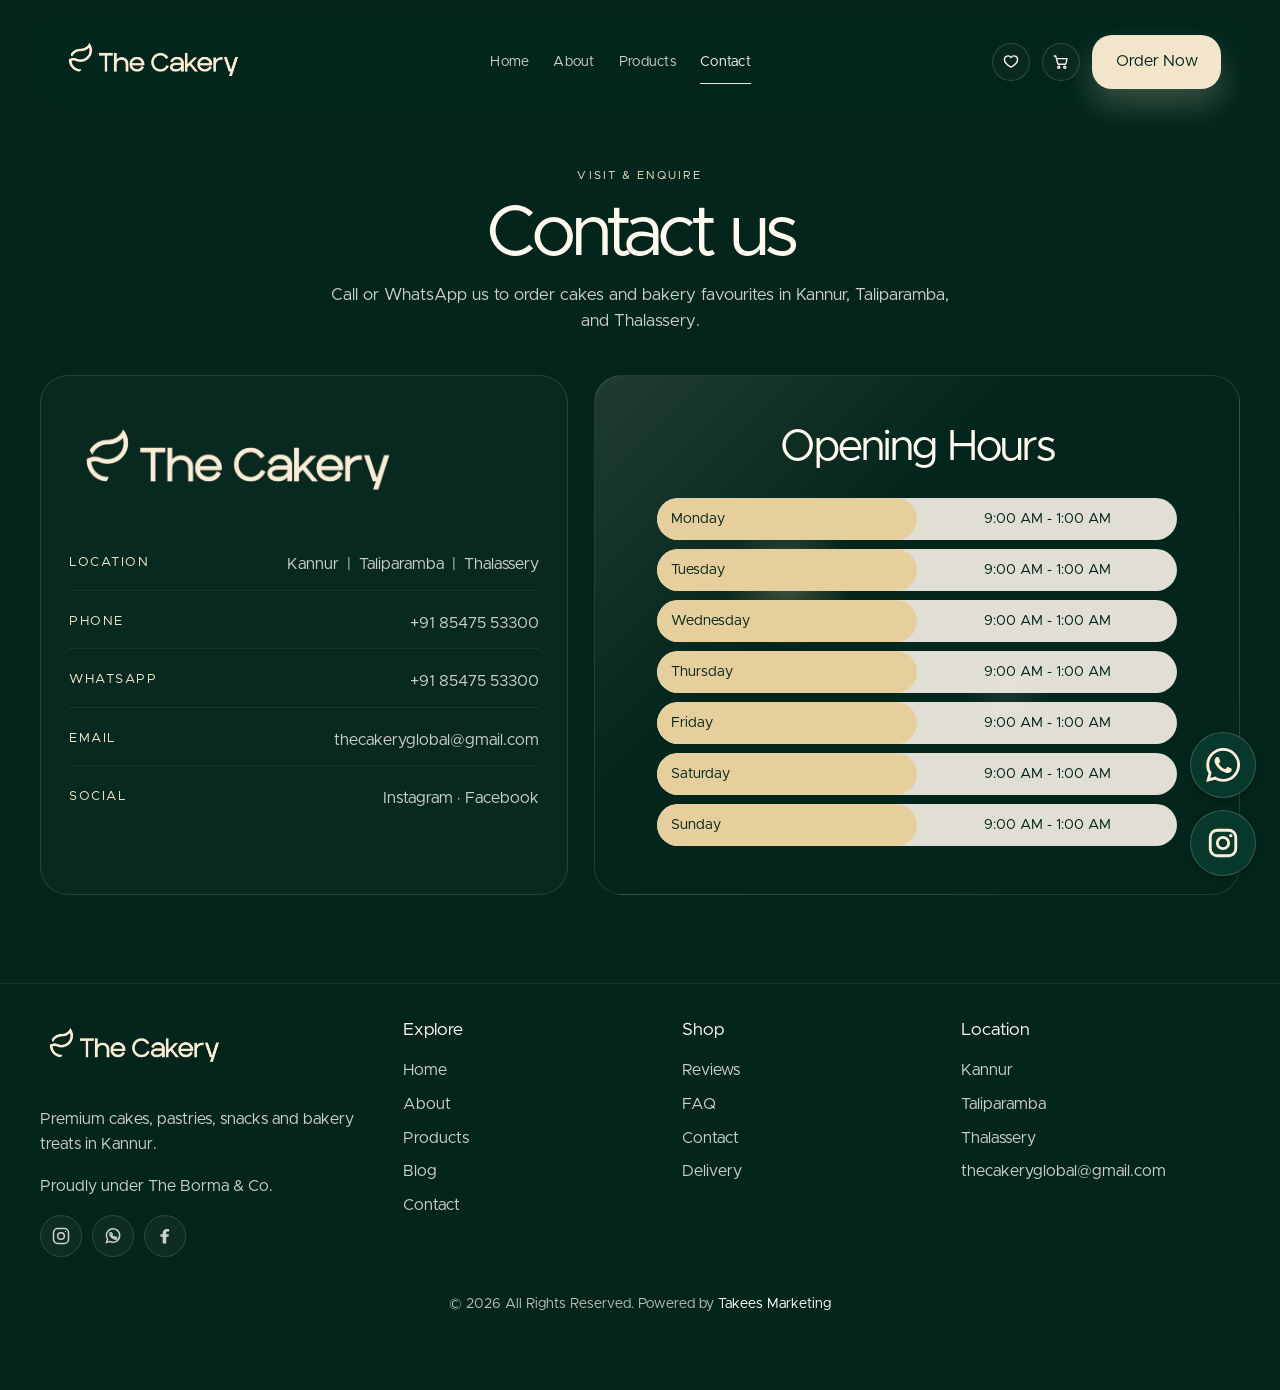
<file: contact/index.html>
<!DOCTYPE html>
<html lang="en">
<head>
  <meta charset="UTF-8" />
  <meta name="viewport" content="width=device-width, initial-scale=1.0" />
  <meta name="description" content="Contact The Cakery in Kannur and Taliparamba. Call or WhatsApp to order fresh cakes, snacks and bakery treats." />
  <link rel="canonical" href="https://thecakery.in/contact/" />
  <link rel="icon" href="/assets/Cakery-fav-icon.png" />
  <link rel="stylesheet" href="/site-pages.css" />
  <title>Contact The Cakery | Kannur &amp; Taliparamba</title>
</head>
<body>
  <header class="site-header">
    <nav class="nav-shell" aria-label="Main navigation">
      <a href="/" class="brand" aria-label="The Cakery home">
        <img class="brand-logo" src="/assets/cakery-logo-transparent.png" alt="The Cakery" />
      </a>
      <ul class="nav-main" aria-label="Desktop navigation">
        <li class="nav-item"><a href="/">Home</a></li>
        <li class="nav-item"><a href="/about/">About</a></li>
        <li class="nav-item"><a href="/products/">Products</a></li>
        <li class="nav-item active"><a href="/contact/" aria-current="page">Contact</a></li>
      </ul>
      <div class="nav-actions">
        <a class="icon-button wishlist-link" href="/wishlist/" aria-label="View your wishlist">
          <svg class="icon" viewBox="0 0 24 24" fill="none" stroke="currentColor" stroke-width="1.8" stroke-linecap="round" stroke-linejoin="round" aria-hidden="true">
            <path d="M20.8 8.8c0 5.3-8.8 10.2-8.8 10.2S3.2 14.1 3.2 8.8A4.8 4.8 0 0 1 12 6.1a4.8 4.8 0 0 1 8.8 2.7Z"></path>
          </svg>
        </a>
        <a class="icon-button cart-btn" href="/cart/" aria-label="View your cart">
          <svg class="icon" viewBox="0 0 24 24" fill="none" stroke="currentColor" stroke-width="1.8" stroke-linecap="round" stroke-linejoin="round" aria-hidden="true">
            <circle cx="9" cy="19" r="1.4"></circle>
            <circle cx="17" cy="19" r="1.4"></circle>
            <path d="M3 4h2l2.7 10.2a1 1 0 0 0 1 .8h8.9a1 1 0 0 0 1-.76L20 7.5H7"></path>
          </svg>
        </a>
        <a href="tel:+918547553300" class="primary-btn">Order Now</a>
        <button class="icon-button mobile-toggle" type="button" aria-label="Open menu" aria-expanded="false">
          <svg class="icon" viewBox="0 0 24 24" fill="none" stroke="currentColor" stroke-width="1.8" stroke-linecap="round" aria-hidden="true">
            <path d="M3 7h18M3 12h18M3 17h18"></path>
          </svg>
        </button>
      </div>
    </nav>
  </header>

  <div class="mobile-menu" aria-hidden="true">
    <div class="mobile-menu-inner">
      <div class="mobile-head">
        <a href="/" class="brand" aria-label="The Cakery home">
          <img class="brand-logo" src="/assets/cakery-logo-transparent.png" alt="The Cakery" />
        </a>
        <button class="close-menu" type="button" aria-label="Close navigation">✕</button>
      </div>
      <ul class="mobile-list">
        <li class="mobile-item"><a href="/"><span>Home</span><span>01</span></a></li>
        <li class="mobile-item"><a href="/about/"><span>About</span><span>02</span></a></li>
        <li class="mobile-item"><a href="/products/"><span>Products</span><span>03</span></a></li>
        <li class="mobile-item"><a href="/contact/" aria-current="page"><span>Contact</span><span>04</span></a></li>
      </ul>
      <div class="mobile-order">
        <a href="tel:+918547553300" class="primary-btn" style="width: 100%;">Order Now</a>
      </div>
    </div>
  </div>

  <main class="page-main">
    <header class="page-heading">
      <span class="eyebrow">Visit &amp; enquire</span>
      <h1>Contact us</h1>
      <p>Call or WhatsApp us to order cakes and bakery favourites in Kannur, Taliparamba, and Thalassery.</p>
    </header>

    <section class="contact-grid" aria-label="Contact details and opening hours">
      <div class="contact-card">
        <img class="contact-card-logo" src="/assets/cakery-logo-transparent.png" alt="The Cakery" />
        <div class="contact-list">
          <div class="contact-item">
            <strong>Location</strong>
            <span class="location-links">
              <a href="https://www.google.com/maps/place/The+Cakery/@11.8709391,75.3581511,17z/data=!3m1!4b1!4m6!3m5!1s0x3ba43d001789dff7:0xc208d4a071e9db2e!8m2!3d11.8709339!4d75.360726!16s%2Fg%2F11njfgp162?authuser=0&amp;entry=ttu&amp;g_ep=EgoyMDI2MTAwNy4wIKXMDSoASAFQAw%3D%3D" target="_blank" rel="noopener noreferrer" aria-label="The Cakery, Kannur on Google Maps">Kannur</a>
              <span aria-hidden="true">|</span>
              <a href="https://www.google.com/maps/place/The+Cakery,+Taliparamba/@12.0418126,75.3616029,17z/data=!3m1!4b1!4m6!3m5!1s0x3ba43f002e11816b:0x3c5f12e0c2ec7258!8m2!3d12.0418074!4d75.3641778!16s%2Fg%2F11zdbv_xpz?authuser=0&amp;entry=ttu&amp;g_ep=EgoyMDI2MTAwNy4wIKXMDSoASAFQAw%3D%3D" target="_blank" rel="noopener noreferrer" aria-label="The Cakery, Taliparamba on Google Maps">Taliparamba</a>
              <span aria-hidden="true">|</span>
              <span>Thalassery</span>
            </span>
          </div>
          <div class="contact-item">
            <strong>Phone</strong>
            <a href="tel:+918547553300">+91 85475 53300</a>
          </div>
          <div class="contact-item">
            <strong>WhatsApp</strong>
            <a href="https://wa.me/918547553300" target="_blank" rel="noopener noreferrer">+91 85475 53300</a>
          </div>
          <div class="contact-item">
            <strong>Email</strong>
            <a href="mailto:thecakeryglobal@gmail.com">thecakeryglobal@gmail.com</a>
          </div>
          <div class="contact-item">
            <strong>Social</strong>
            <span>
              <a href="https://www.instagram.com/the_cakery.in/" target="_blank" rel="noopener noreferrer">Instagram</a>
              &middot;
              <a href="https://www.facebook.com/share/1Kf7zpr5Tp/" target="_blank" rel="noopener noreferrer">Facebook</a>
            </span>
          </div>
        </div>
      </div>

      <div class="contact-map">
        <div class="opening-hours">
          <h2 class="opening-hours-heading">Opening Hours</h2>
          <ul class="opening-hours-list" aria-label="Opening hours, every day">
            <li><strong>Monday</strong><span>9:00 AM - 1:00 AM</span></li>
            <li><strong>Tuesday</strong><span>9:00 AM - 1:00 AM</span></li>
            <li><strong>Wednesday</strong><span>9:00 AM - 1:00 AM</span></li>
            <li><strong>Thursday</strong><span>9:00 AM - 1:00 AM</span></li>
            <li><strong>Friday</strong><span>9:00 AM - 1:00 AM</span></li>
            <li><strong>Saturday</strong><span>9:00 AM - 1:00 AM</span></li>
            <li><strong>Sunday</strong><span>9:00 AM - 1:00 AM</span></li>
          </ul>
        </div>
      </div>
    </section>
  </main>

  <footer class="footer">
    <div class="container footer-grid">
      <div>
        <a href="/" class="brand" aria-label="The Cakery home">
          <img class="brand-logo" src="/assets/cakery-logo-transparent.png" alt="The Cakery" />
        </a>
        <p>Premium cakes, pastries, snacks and bakery treats in Kannur.</p>
        <p>Proudly under The Borma &amp; Co.</p>
        <div class="socials" aria-label="Social links">
          <a href="https://www.instagram.com/the_cakery.in/" target="_blank" rel="noopener noreferrer" aria-label="Instagram">
            <svg viewBox="0 0 24 24" fill="none" stroke="currentColor" stroke-width="1.8" stroke-linecap="round" stroke-linejoin="round" aria-hidden="true">
              <rect x="3" y="3" width="18" height="18" rx="5"></rect>
              <circle cx="12" cy="12" r="4"></circle>
              <circle cx="17.5" cy="6.5" r="0.7" fill="currentColor" stroke="none"></circle>
            </svg>
          </a>
          <a href="https://wa.me/918547553300" target="_blank" rel="noopener noreferrer" aria-label="WhatsApp">
            <svg viewBox="0 0 24 24" fill="none" stroke="currentColor" stroke-width="1.8" stroke-linecap="round" stroke-linejoin="round" aria-hidden="true">
              <path d="M20 11.5a8 8 0 0 1-11.8 7L4 20l1.5-4.1A8 8 0 1 1 20 11.5Z"></path>
              <path d="M8.5 8.5c.2-.5.5-.5.8-.5h.5c.2 0 .4.1.5.4l.7 1.6c.1.2.1.4-.1.6l-.5.6c.7 1.2 1.6 2 2.8 2.6l.5-.6c.2-.2.4-.2.7-.1l1.5.7c.3.1.4.3.4.5v.5c0 .3-.1.6-.5.8-.4.2-1 .3-1.6.1-2.6-.7-4.8-2.9-5.8-4.8-.3-.6-.1-1.4.1-1.9Z"></path>
            </svg>
          </a>
          <a href="https://www.facebook.com/share/1Kf7zpr5Tp/" target="_blank" rel="noopener noreferrer" aria-label="Facebook">
            <svg viewBox="0 0 24 24" fill="currentColor" aria-hidden="true">
              <path d="M13.5 21v-8h2.7l.4-3h-3.1V8.1c0-.9.3-1.5 1.6-1.5H17V3.9c-.6-.1-1.5-.2-2.6-.2-3.1 0-5.2 1.9-5.2 5.3V10H6.5v3h2.7v8h4.3Z"></path>
            </svg>
          </a>
        </div>
      </div>
      <div>
        <h3>Explore</h3>
        <ul class="footer-links">
          <li><a href="/">Home</a></li>
          <li><a href="/about/">About</a></li>
          <li><a href="/products/">Products</a></li>
          <li><a href="/blog/">Blog</a></li>
          <li><a href="/contact/" aria-current="page">Contact</a></li>
        </ul>
      </div>
      <div>
        <h3>Shop</h3>
        <ul class="footer-links">
          <li><a href="/#reviews">Reviews</a></li>
          <li><a href="/about/#faq-title">FAQ</a></li>
          <li><a href="/contact/">Contact</a></li>
          <li><a href="tel:+918547553300">Delivery</a></li>
        </ul>
      </div>
      <div>
        <h3>Location</h3>
        <ul class="footer-links">
          <li><a href="https://www.google.com/maps/place/The+Cakery/@11.8709391,75.3581511,17z/data=!3m1!4b1!4m6!3m5!1s0x3ba43d001789dff7:0xc208d4a071e9db2e!8m2!3d11.8709339!4d75.360726!16s%2Fg%2F11njfgp162?authuser=0&amp;entry=ttu&amp;g_ep=EgoyMDI2MTAwNy4wIKXMDSoASAFQAw%3D%3D" target="_blank" rel="noopener noreferrer">Kannur</a></li>
          <li><a href="https://www.google.com/maps/place/The+Cakery,+Taliparamba/@12.0418126,75.3616029,17z/data=!3m1!4b1!4m6!3m5!1s0x3ba43f002e11816b:0x3c5f12e0c2ec7258!8m2!3d12.0418074!4d75.3641778!16s%2Fg%2F11zdbv_xpz?authuser=0&amp;entry=ttu&amp;g_ep=EgoyMDI2MTAwNy4wIKXMDSoASAFQAw%3D%3D" target="_blank" rel="noopener noreferrer">Taliparamba</a></li>
          <li>Thalassery</li>
          <li><a href="mailto:thecakeryglobal@gmail.com">thecakeryglobal@gmail.com</a></li>
        </ul>
      </div>
    </div>
    <footer class="site-footer">
      <p>© 2026 All Rights Reserved. Powered by <a href="https://takees.in" target="_blank" rel="noopener noreferrer">Takees Marketing</a></p>
    </footer>
  </footer>
  <div class="social-float" aria-label="Quick social links">
    <a href="https://wa.me/918547553300" class="social-icon" target="_blank" rel="noopener noreferrer" aria-label="WhatsApp">
      <svg viewBox="0 0 24 24" aria-hidden="true">
        <path fill="currentColor" d="M20.52 3.48A11.8 11.8 0 0 0 12.12 0C5.55 0 .2 5.35.2 11.92c0 2.1.55 4.15 1.6 5.96L.1 24l6.28-1.65a11.9 11.9 0 0 0 5.73 1.46h.01c6.57 0 11.92-5.35 11.92-11.92 0-3.18-1.24-6.17-3.52-8.41ZM12.12 21.8a9.9 9.9 0 0 1-5.05-1.39l-.36-.21-3.73.98.99-3.64-.24-.37a9.83 9.83 0 0 1-1.51-5.25c0-5.46 4.44-9.9 9.91-9.9a9.84 9.84 0 0 1 7.01 2.91 9.84 9.84 0 0 1 2.9 7.02c0 5.46-4.45 9.9-9.92 9.9Zm5.43-7.41c-.3-.15-1.77-.87-2.05-.97-.27-.1-.47-.15-.67.15-.2.3-.77.97-.94 1.17-.17.2-.35.22-.65.07-.3-.15-1.26-.46-2.4-1.47-.89-.79-1.49-1.77-1.67-2.07-.17-.3-.02-.46.13-.61.14-.13.3-.35.45-.52.15-.17.2-.3.3-.5.1-.2.05-.37-.03-.52-.07-.15-.67-1.62-.92-2.22-.24-.58-.49-.5-.67-.51h-.57c-.2 0-.52.07-.8.37-.27.3-1.04 1.02-1.04 2.49s1.07 2.89 1.22 3.09c.15.2 2.1 3.2 5.08 4.49.71.3 1.26.49 1.69.62.71.23 1.36.2 1.87.12.57-.08 1.77-.72 2.02-1.42.25-.7.25-1.3.17-1.42-.07-.12-.27-.2-.57-.35Z"/>
      </svg>
    </a>
    <a href="https://www.instagram.com/the_cakery.in/" class="social-icon" target="_blank" rel="noopener noreferrer" aria-label="Instagram">
      <svg viewBox="0 0 24 24" aria-hidden="true">
        <rect x="3" y="3" width="18" height="18" rx="5" fill="none" stroke="currentColor" stroke-width="2"/>
        <circle cx="12" cy="12" r="4" fill="none" stroke="currentColor" stroke-width="2"/>
        <circle cx="17.5" cy="6.8" r="1.2" fill="currentColor"/>
      </svg>
    </a>
  </div>
  <script src="/site-pages.js"></script>
</body>
</html>
</file>
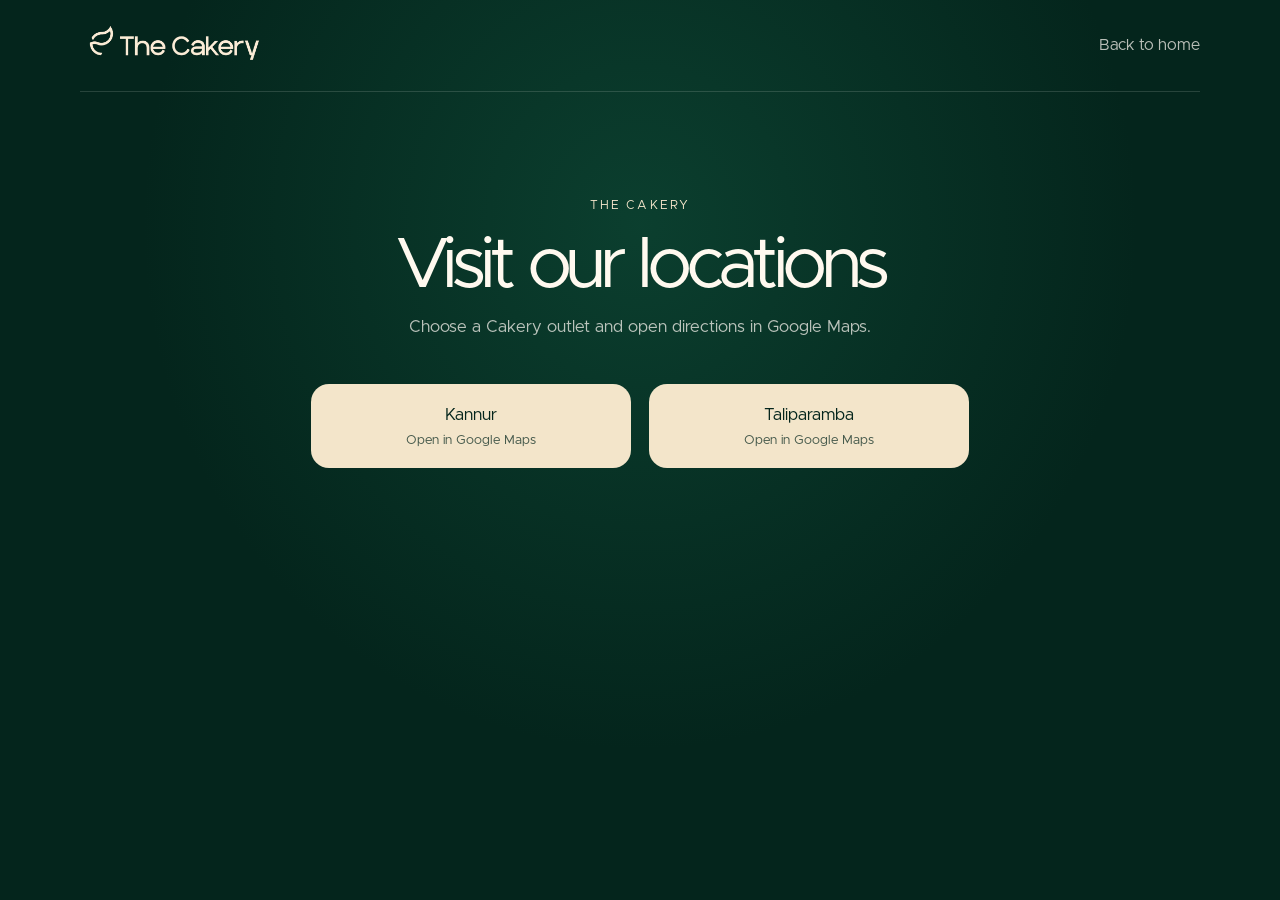
<file: locations/index.html>
<!DOCTYPE html>
<html lang="en">
  <head>
    <meta charset="UTF-8" />
    <meta name="viewport" content="width=device-width, initial-scale=1.0" />
    <meta name="description" content="Find The Cakery outlets in Kannur and Taliparamba." />
    <link rel="canonical" href="https://thecakery.in/locations/" />
    <link rel="icon" href="/assets/Cakery-fav-icon.png" />
    <title>Our Locations | The Cakery</title>
    <style>
      @font-face {
        font-family: "Metropolis";
        src: url("/assets/Fonts Used/metropolis-regular.woff2") format("woff2");
        font-style: normal;
        font-weight: 100 900;
        font-display: swap;
      }

      :root {
        color-scheme: dark;
        --green-900: #04251c;
        --green-800: #073b2d;
        --beige-100: #fff9ef;
        --beige-200: #f3e5ca;
        --text-soft: rgba(255, 250, 244, 0.72);
        --border: rgba(255, 250, 244, 0.14);
      }

      * {
        box-sizing: border-box;
      }

      body {
        min-height: 100vh;
        margin: 0;
        background:
          radial-gradient(ellipse at 50% 25%, rgba(19, 91, 67, 0.48), transparent 55%),
          var(--green-900);
        color: var(--beige-100);
        font-family: "Metropolis", sans-serif;
        line-height: 1.6;
        -webkit-font-smoothing: antialiased;
      }

      a {
        color: inherit;
        text-decoration: none;
      }

      .page-shell {
        width: min(1120px, calc(100% - 40px));
        margin: 0 auto;
      }

      .site-header {
        min-height: 92px;
        display: flex;
        align-items: center;
        justify-content: space-between;
        gap: 20px;
        border-bottom: 1px solid var(--border);
      }

      .brand img {
        display: block;
        width: clamp(138px, 18vw, 190px);
        height: auto;
      }

      .back-link {
        color: var(--text-soft);
        transition: color 200ms ease;
      }

      .back-link:hover,
      .back-link:focus-visible {
        color: var(--beige-100);
      }

      main {
        padding: clamp(56px, 9vw, 100px) 0 80px;
      }

      .intro {
        max-width: 650px;
        margin: 0 auto 44px;
        text-align: center;
      }

      .eyebrow {
        color: var(--beige-200);
        font-size: 0.76rem;
        letter-spacing: 0.18em;
        text-transform: uppercase;
      }

      h1 {
        margin: 12px 0;
        font-size: clamp(2.5rem, 6vw, 4.5rem);
        font-weight: 500;
        letter-spacing: -0.06em;
        line-height: 1;
      }

      .intro p {
        margin: 0;
        color: var(--text-soft);
        font-size: 1.05rem;
      }

      .location-actions {
        display: flex;
        flex-wrap: wrap;
        justify-content: center;
        gap: 18px;
      }

      .location-button {
        display: grid;
        width: min(320px, 100%);
        min-height: 84px;
        align-content: center;
        padding: 14px 22px;
        border: 1px solid transparent;
        border-radius: 18px;
        background: var(--beige-200);
        color: var(--green-900);
        text-align: center;
        transition: transform 200ms ease, background 200ms ease;
      }

      .location-button strong {
        font-size: 1.05rem;
      }

      .location-button span {
        margin-top: 2px;
        font-size: 0.82rem;
        opacity: 0.72;
      }

      .location-button:hover,
      .location-button:focus-visible {
        transform: translateY(-2px);
        background: var(--beige-100);
      }

      .location-button:focus-visible,
      .back-link:focus-visible {
        outline: 2px solid var(--beige-100);
        outline-offset: 4px;
      }

      @media (max-width: 680px) {
        .page-shell {
          width: min(1120px, calc(100% - 32px));
        }

        .site-header {
          min-height: 76px;
        }

        main {
          padding-top: 70px;
        }

        .location-actions {
          flex-direction: column;
          align-items: center;
        }
      }

      @media (prefers-reduced-motion: reduce) {
        *,
        *::before,
        *::after {
          scroll-behavior: auto !important;
          transition-duration: 0.01ms !important;
        }
      }
    </style>
  </head>
  <body>
    <div class="page-shell">
      <header class="site-header">
        <a class="brand" href="/" aria-label="The Cakery home">
          <img src="/assets/cakery-logo-transparent.png" alt="The Cakery" />
        </a>
        <a class="back-link" href="/">Back to home</a>
      </header>

      <main>
        <div class="intro">
          <span class="eyebrow">The Cakery</span>
          <h1>Visit our locations</h1>
          <p>Choose a Cakery outlet and open directions in Google Maps.</p>
        </div>

        <div class="location-actions" role="group" aria-label="The Cakery locations">
          <a class="location-button" href="https://www.google.com/maps/place/The+Cakery/@11.8709391,75.3581511,17z/data=!3m1!4b1!4m6!3m5!1s0x3ba43d001789dff7:0xc208d4a071e9db2e!8m2!3d11.8709339!4d75.360726!16s%2Fg%2F11njfgp162?authuser=0&amp;entry=ttu&amp;g_ep=EgoyMDI2MTAwNy4wIKXMDSoASAFQAw%3D%3D" target="_blank" rel="noopener noreferrer" aria-label="Open The Cakery Kannur in Google Maps">
            <strong>Kannur</strong>
            <span>Open in Google Maps</span>
          </a>
          <a class="location-button" href="https://www.google.com/maps/place/The+Cakery,+Taliparamba/@12.0418126,75.3616029,17z/data=!3m1!4b1!4m6!3m5!1s0x3ba43f002e11816b:0x3c5f12e0c2ec7258!8m2!3d12.0418074!4d75.3641778!16s%2Fg%2F11zdbv_xpz?authuser=0&amp;entry=ttu&amp;g_ep=EgoyMDI2MTAwNy4wIKXMDSoASAFQAw%3D%3D" target="_blank" rel="noopener noreferrer" aria-label="Open The Cakery Taliparamba in Google Maps">
            <strong>Taliparamba</strong>
            <span>Open in Google Maps</span>
          </a>
        </div>
      </main>
    </div>
  </body>
</html>
</file>
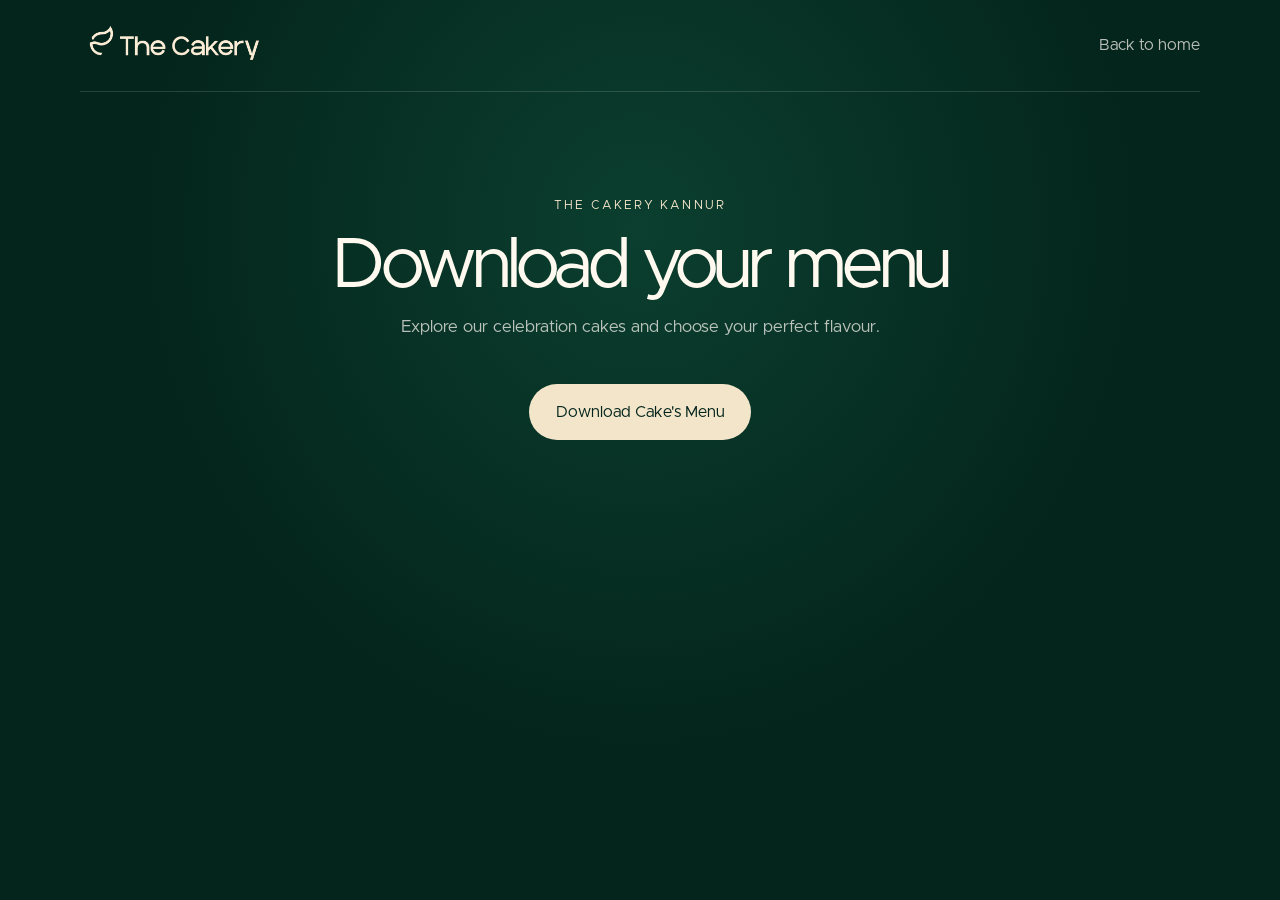
<file: menu/index.html>
<!DOCTYPE html>
<html lang="en">
  <head>
    <meta charset="UTF-8" />
    <meta name="viewport" content="width=device-width, initial-scale=1.0" />
    <meta name="description" content="Choose between The Cakery cake menu and dessert menu in Kannur." />
    <link rel="canonical" href="https://thecakery.in/menu/" />
    <link rel="icon" href="/assets/Cakery-fav-icon.png" />
    <title>Our Menus | The Cakery</title>
    <style>
      @font-face {
        font-family: "Metropolis";
        src: url("/assets/Fonts Used/metropolis-regular.woff2") format("woff2");
        font-style: normal;
        font-weight: 100 900;
        font-display: swap;
      }

      :root {
        color-scheme: dark;
        --green-900: #04251c;
        --green-800: #073b2d;
        --beige-100: #fff9ef;
        --beige-200: #f3e5ca;
        --text-soft: rgba(255, 250, 244, 0.72);
        --border: rgba(255, 250, 244, 0.14);
      }

      * {
        box-sizing: border-box;
      }

      body {
        min-height: 100vh;
        margin: 0;
        background:
          radial-gradient(ellipse at 50% 25%, rgba(19, 91, 67, 0.48), transparent 55%),
          var(--green-900);
        color: var(--beige-100);
        font-family: "Metropolis", sans-serif;
        line-height: 1.6;
        -webkit-font-smoothing: antialiased;
      }

      a {
        color: inherit;
        text-decoration: none;
      }

      .page-shell {
        width: min(1120px, calc(100% - 40px));
        margin: 0 auto;
      }

      .site-header {
        min-height: 92px;
        display: flex;
        align-items: center;
        justify-content: space-between;
        gap: 20px;
        border-bottom: 1px solid var(--border);
      }

      .brand img {
        display: block;
        width: clamp(138px, 18vw, 190px);
        height: auto;
      }

      .back-link {
        color: var(--text-soft);
        transition: color 200ms ease;
      }

      .back-link:hover,
      .back-link:focus-visible {
        color: var(--beige-100);
      }

      main {
        padding: clamp(56px, 9vw, 100px) 0 80px;
      }

      .intro {
        max-width: 650px;
        margin: 0 auto 44px;
        text-align: center;
      }

      .eyebrow {
        color: var(--beige-200);
        font-size: 0.76rem;
        letter-spacing: 0.18em;
        text-transform: uppercase;
      }

      h1 {
        margin: 12px 0;
        font-size: clamp(2.5rem, 6vw, 4.5rem);
        font-weight: 500;
        letter-spacing: -0.06em;
        line-height: 1;
      }

      .intro p {
        margin: 0;
        color: var(--text-soft);
        font-size: 1.05rem;
      }

      .menu-actions {
        display: flex;
        flex-wrap: wrap;
        justify-content: center;
        gap: 18px;
      }

      .menu-button {
        display: inline-flex;
        min-height: 56px;
        align-items: center;
        justify-content: center;
        padding: 0.85rem 1.6rem;
        border: 1px solid transparent;
        border-radius: 999px;
        background: var(--beige-200);
        color: var(--green-900);
        font-size: 1rem;
        font-weight: 600;
        transition: transform 200ms ease, background 200ms ease;
      }

      .menu-button:hover,
      .menu-button:focus-visible {
        transform: translateY(-2px);
        background: var(--beige-100);
      }

      .menu-button:focus-visible,
      .back-link:focus-visible {
        outline: 2px solid var(--beige-100);
        outline-offset: 4px;
      }

      @media (max-width: 680px) {
        .site-header {
          min-height: 76px;
        }

        .menu-actions {
          flex-direction: column;
          align-items: center;
        }

        .menu-button {
          width: min(100%, 320px);
        }
      }

      @media (prefers-reduced-motion: reduce) {
        *,
        *::before,
        *::after {
          scroll-behavior: auto !important;
          transition-duration: 0.01ms !important;
        }
      }
    </style>
  </head>
  <body>
    <div class="page-shell">
      <header class="site-header">
        <a class="brand" href="/" aria-label="The Cakery home">
          <img src="/assets/cakery-logo-transparent.png" alt="The Cakery" />
        </a>
        <a class="back-link" href="/">Back to home</a>
      </header>

      <main>
        <div class="intro">
          <span class="eyebrow">The Cakery Kannur</span>
          <h1>Download your menu</h1>
          <p>Explore our celebration cakes and choose your perfect flavour.</p>
        </div>

        <div class="menu-actions" role="group" aria-label="Download the Cakery menu">
          <a class="menu-button" href="/assets/Cakery%20Menu/Cakery-Menu.pdf" download="Cakery-Menu.pdf">Download Cake's Menu</a>
        </div>
      </main>
    </div>
  </body>
</html>
</file>
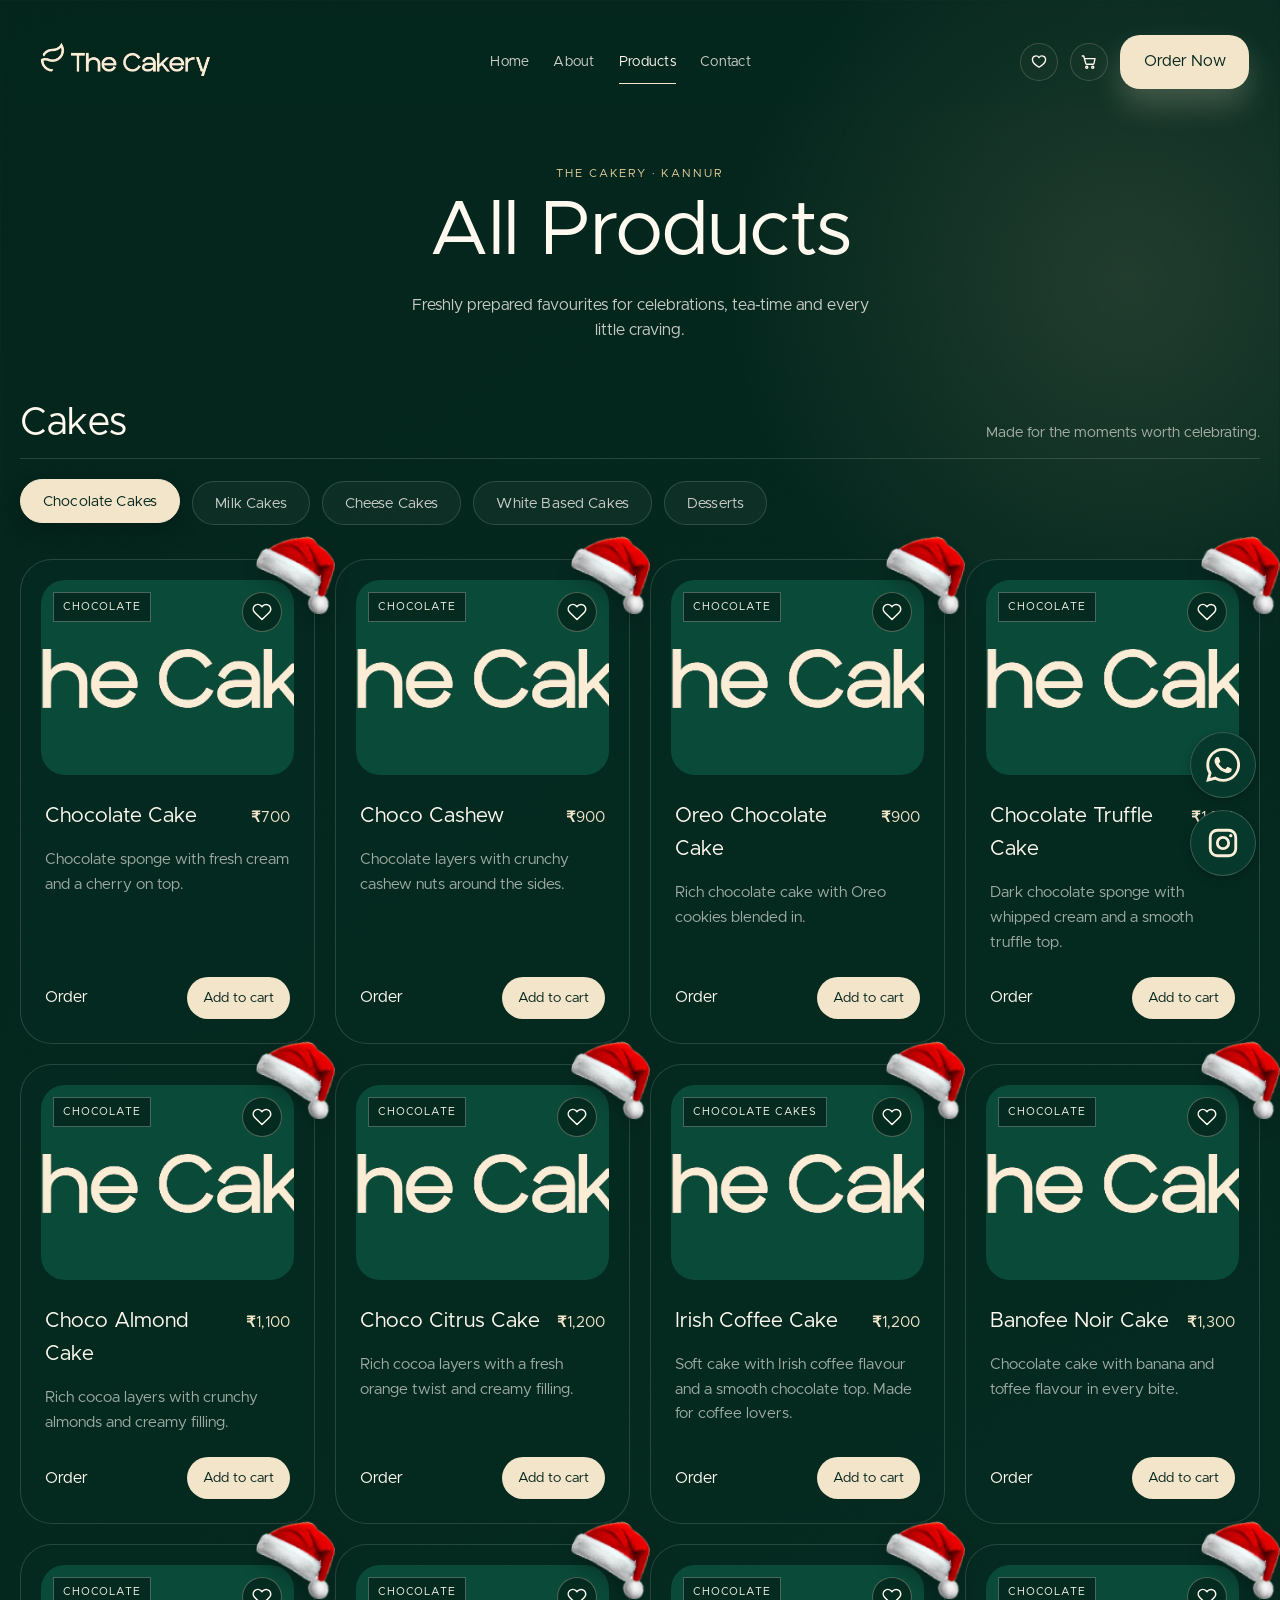
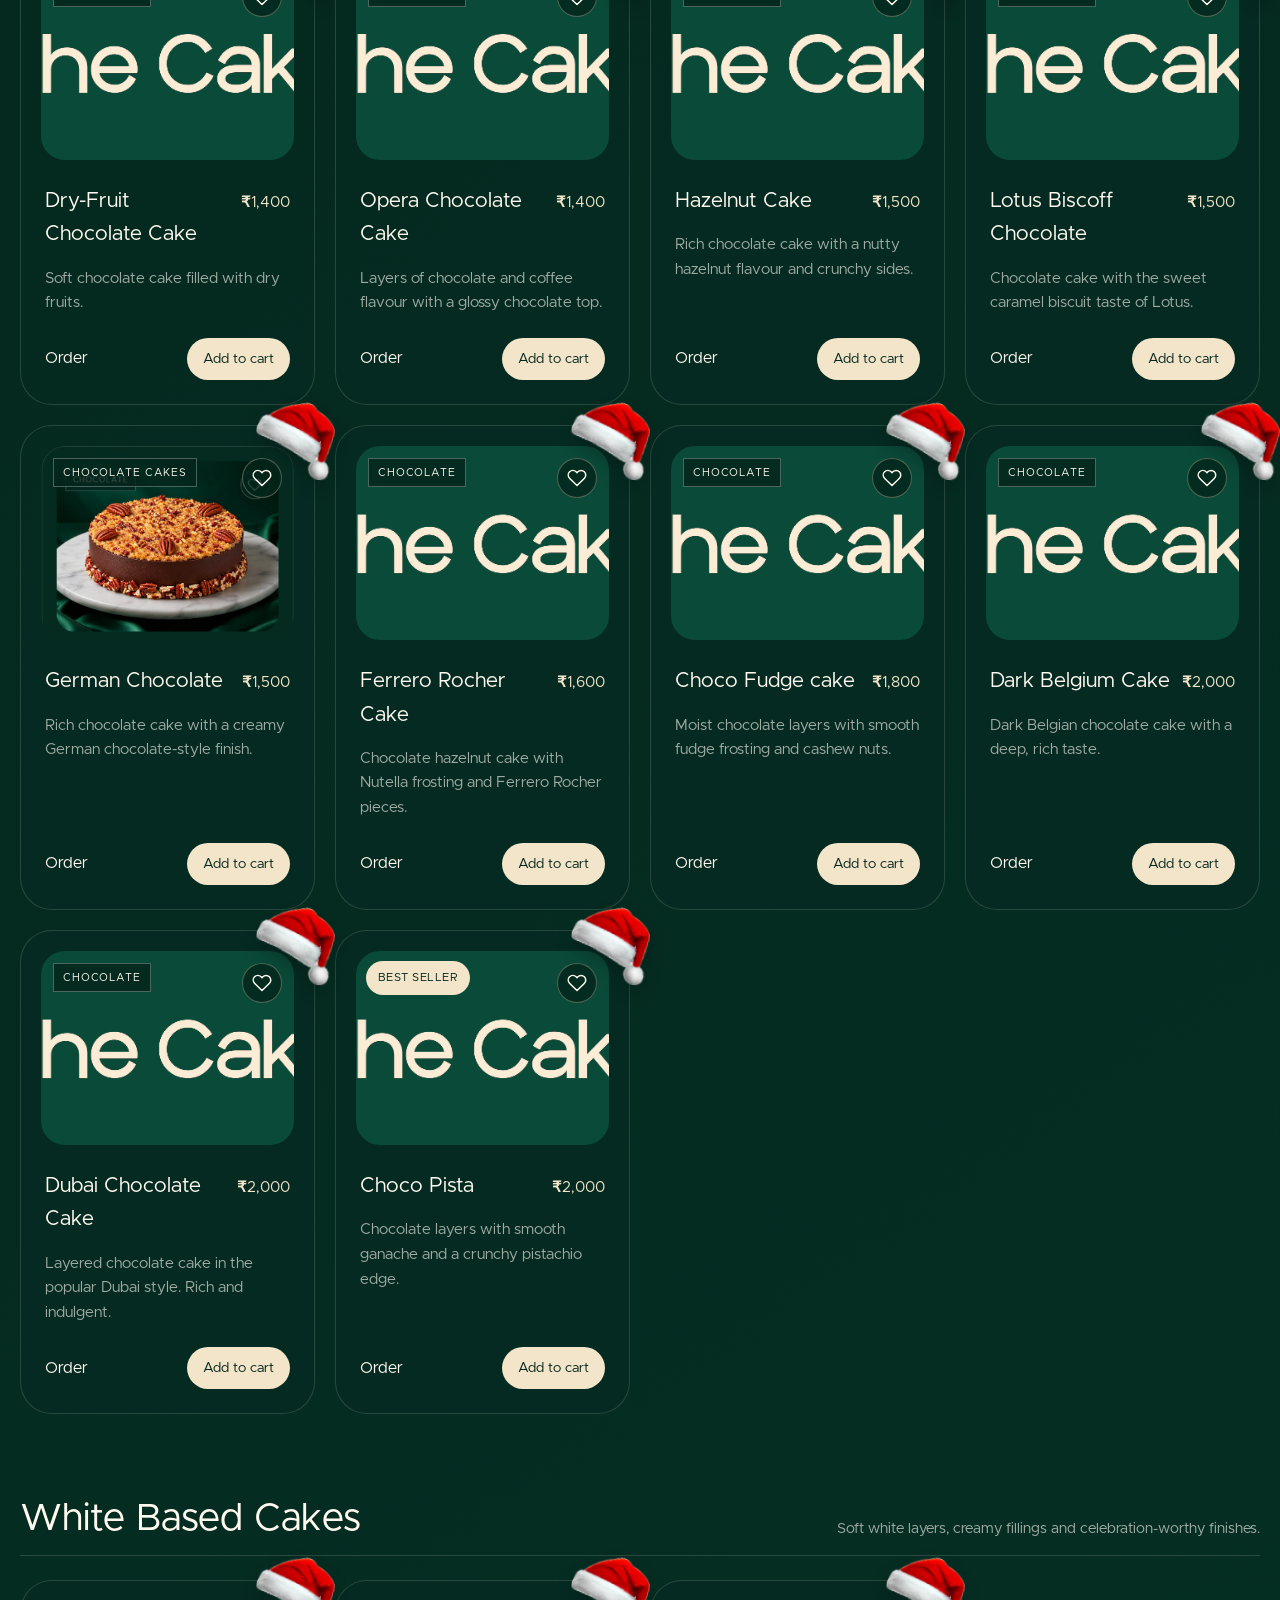
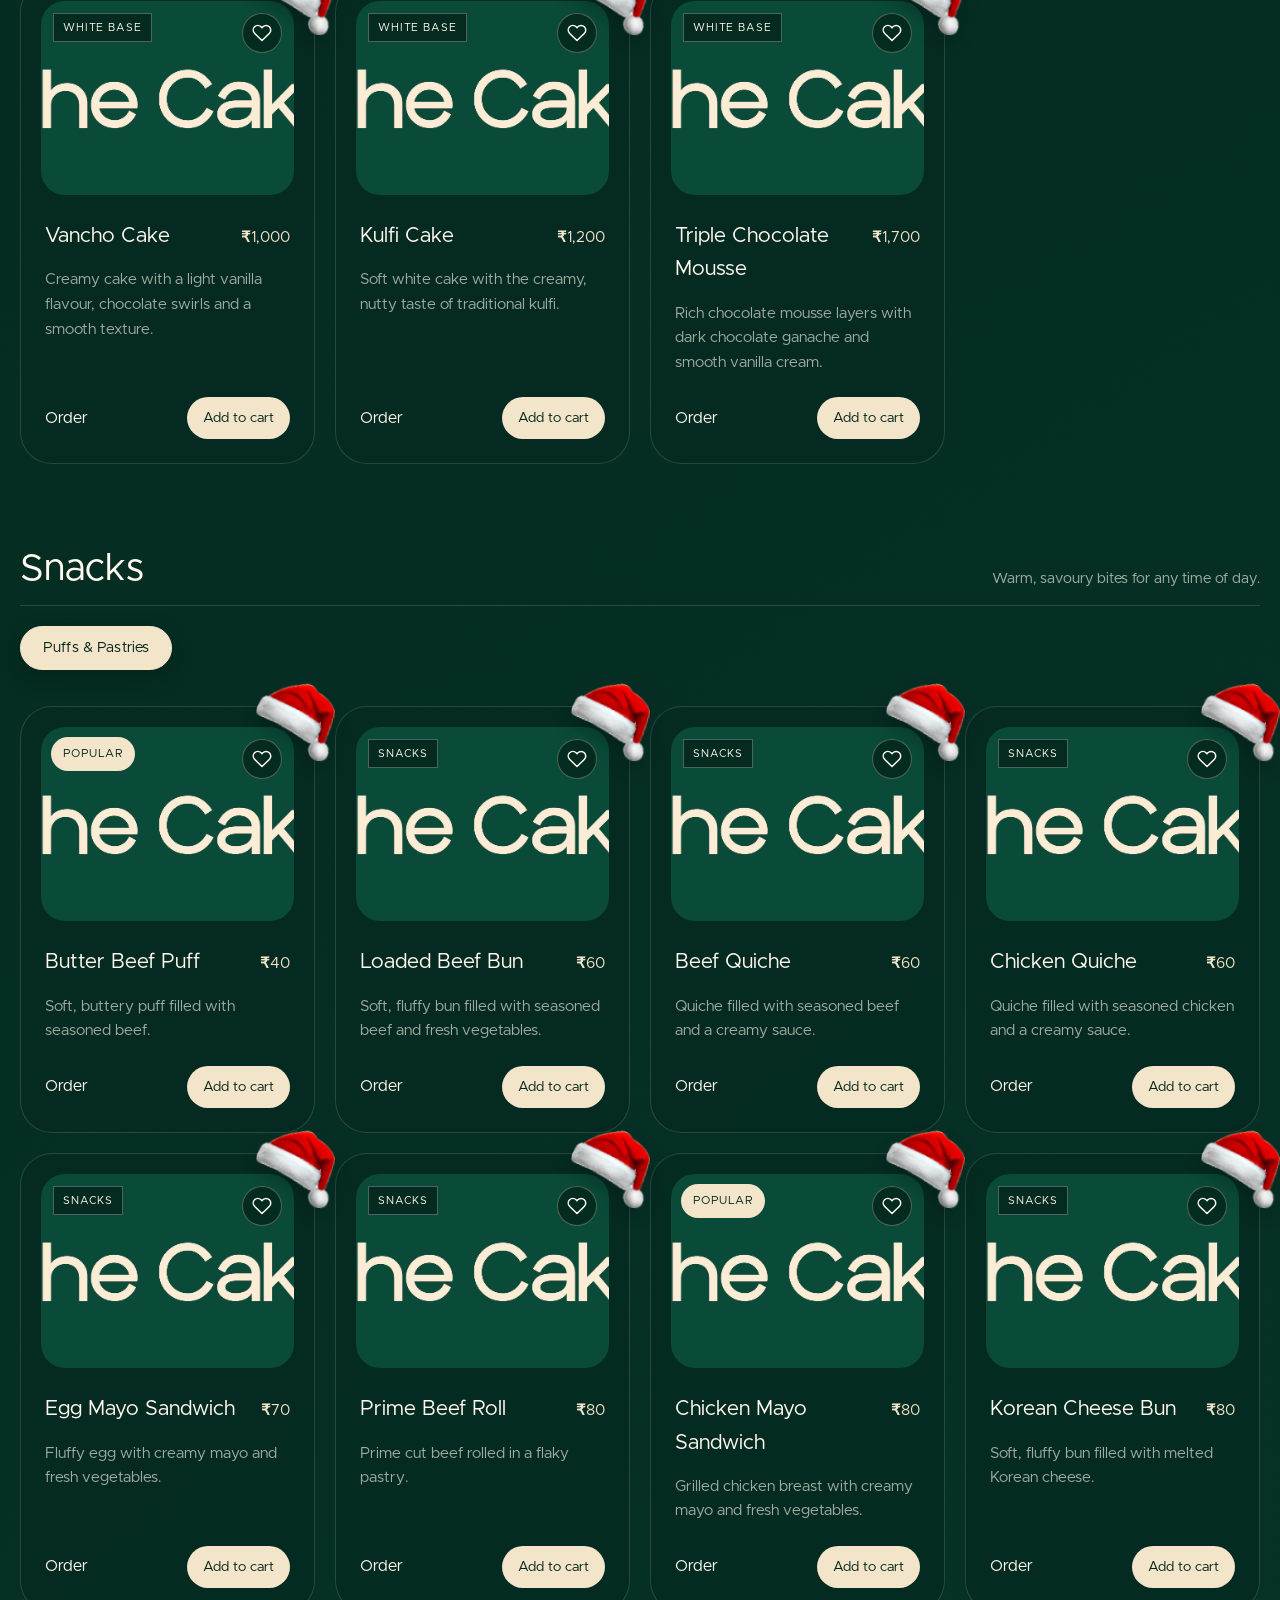
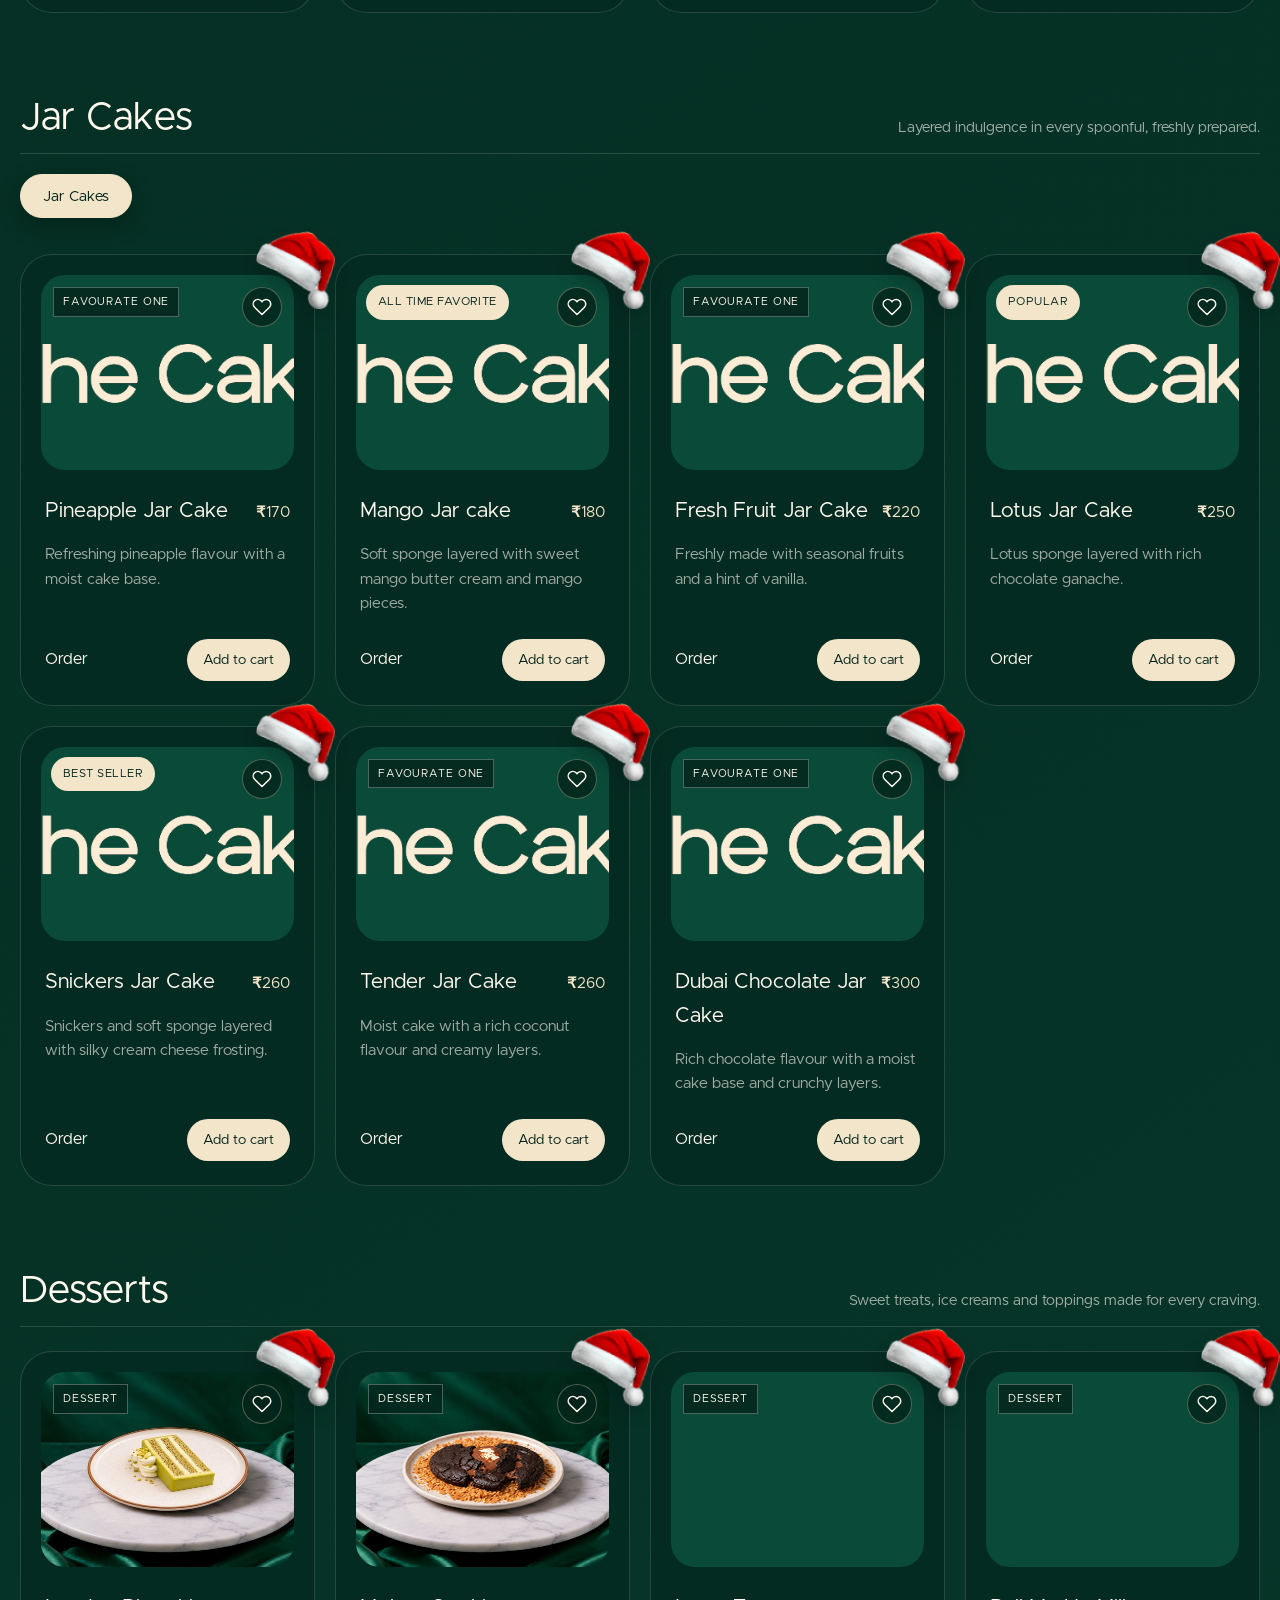
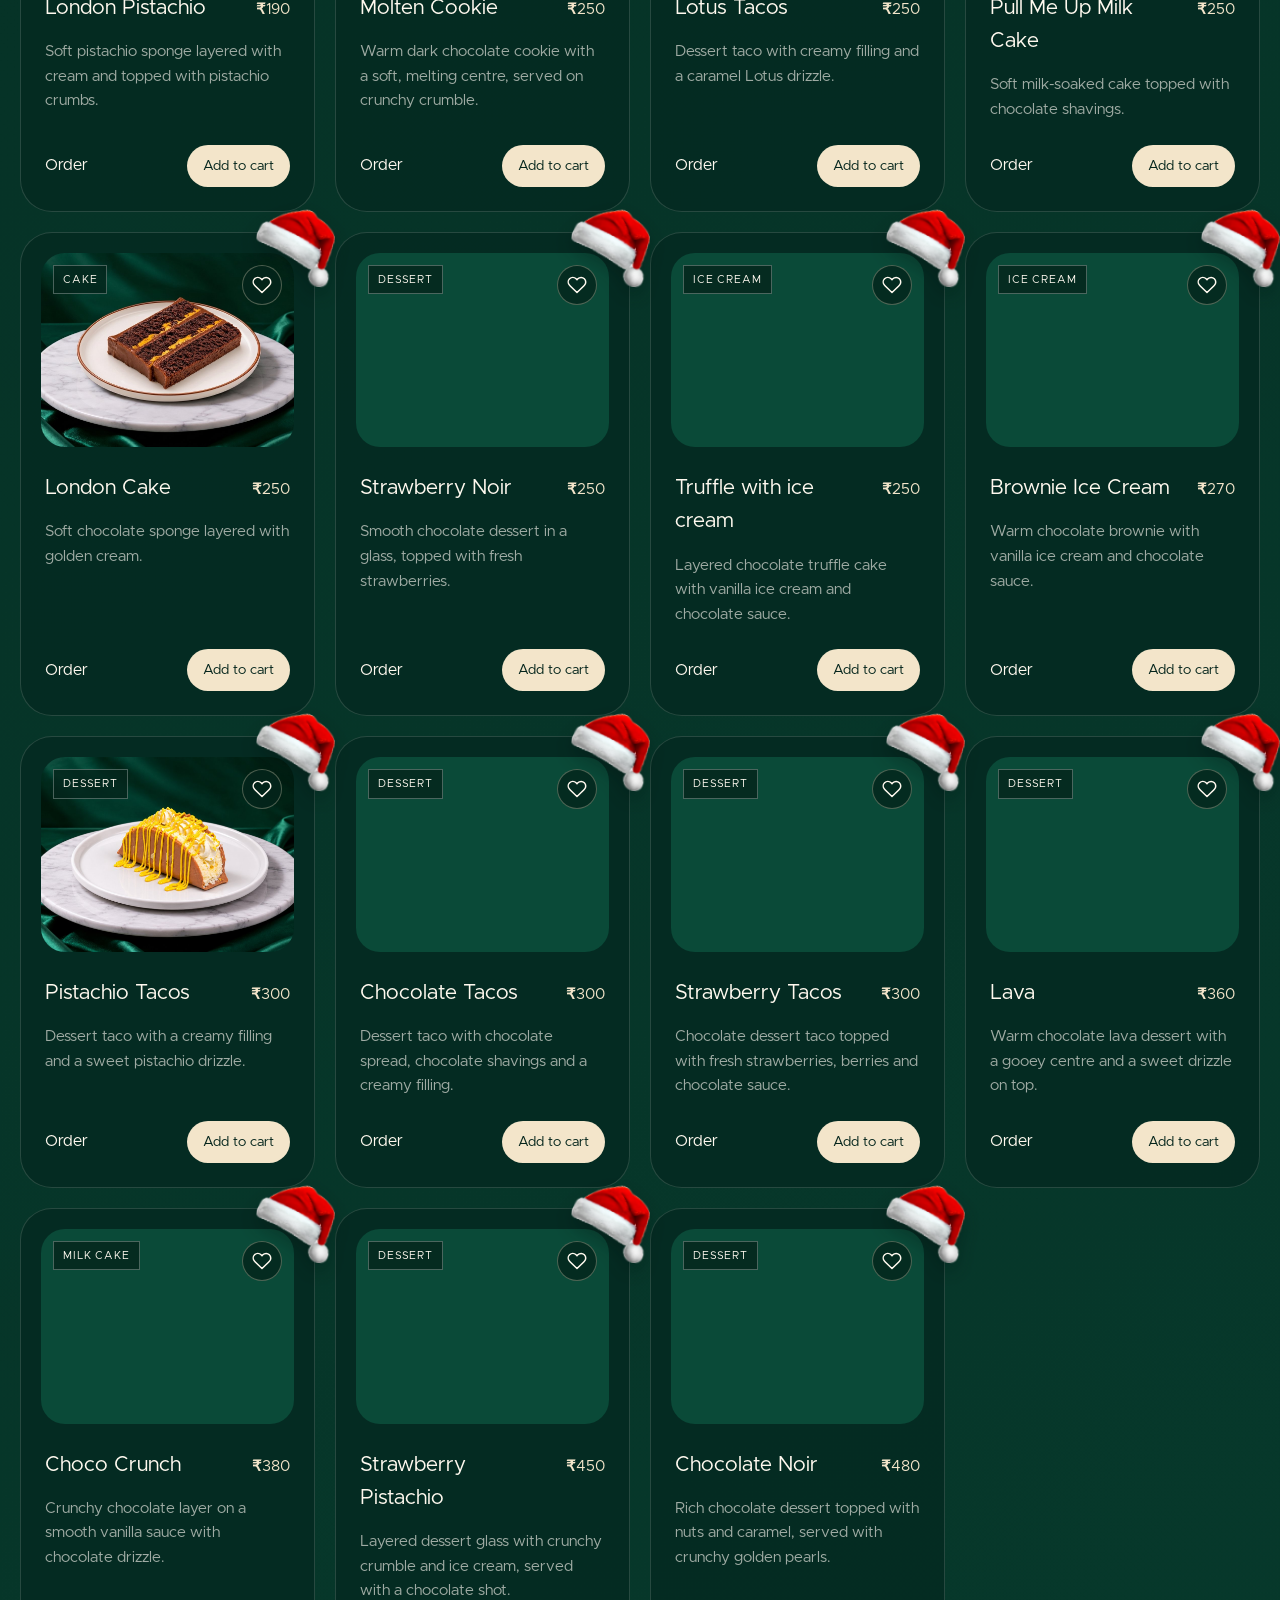
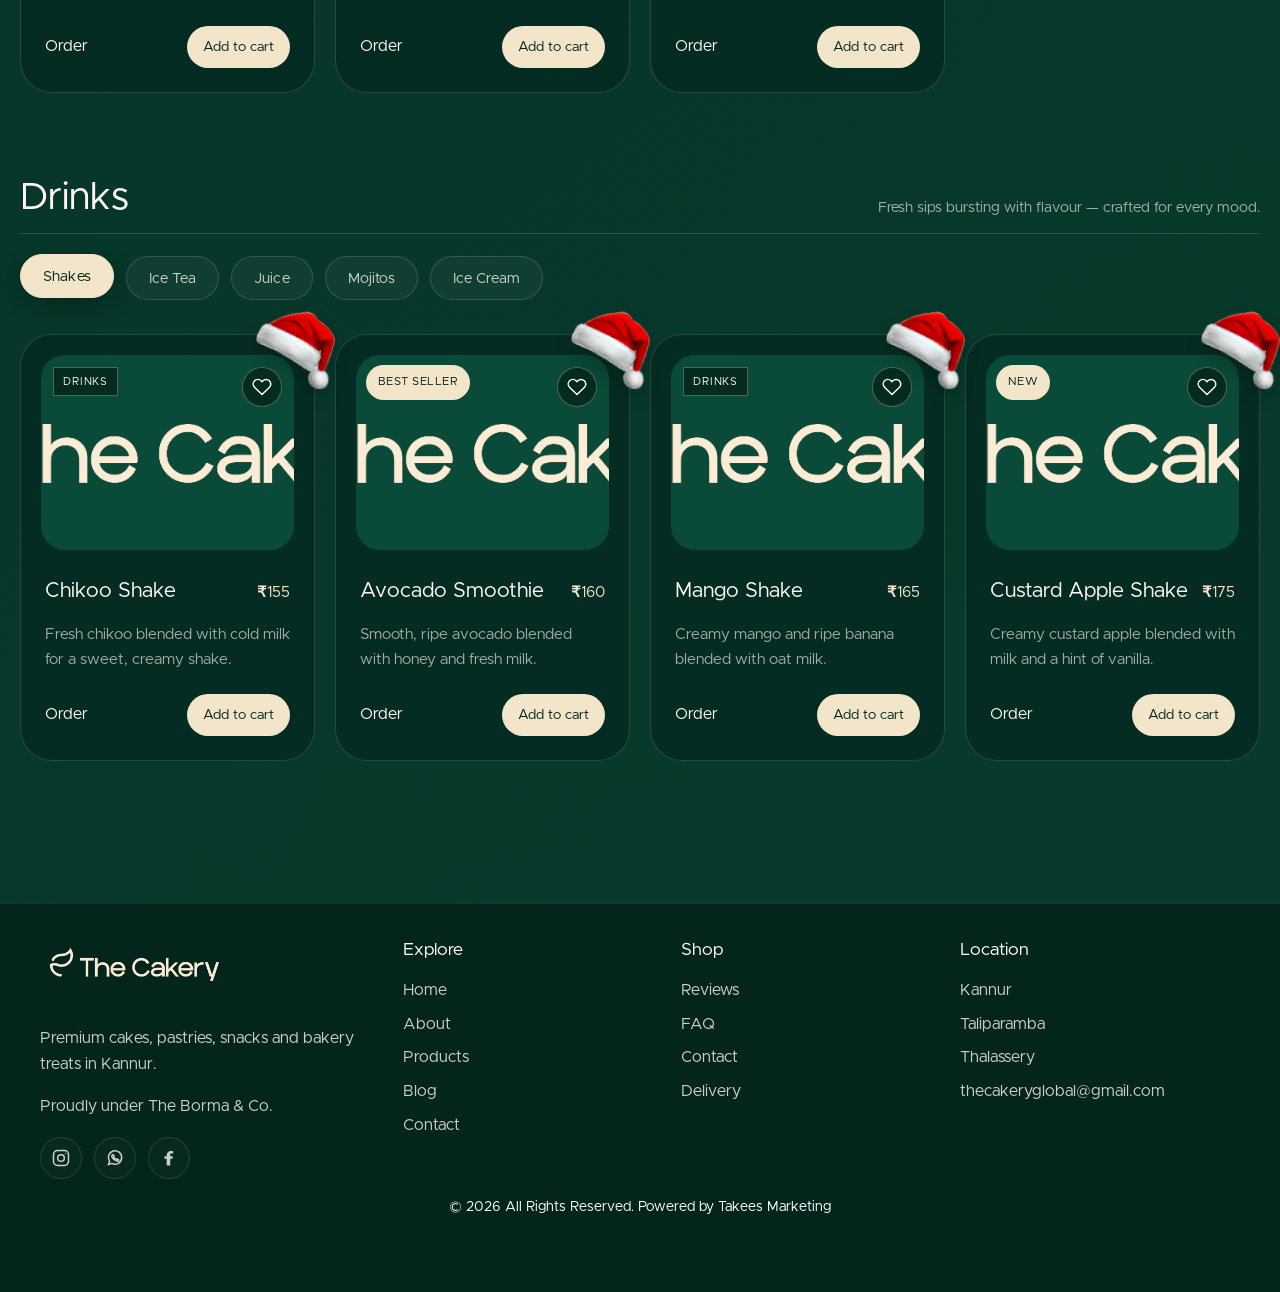
<file: products/index.html>
<!DOCTYPE html>
<html lang="en">

<head>
  <meta charset="UTF-8" />
  <meta name="viewport" content="width=device-width, initial-scale=1.0" />
  <meta name="description" content="Browse cakes, jar cakes, snacks & shakes from The Cakery, Kannur. Prices from ₹170. Order on WhatsApp with free delivery within 20 km." />
  <link rel="canonical" href="https://thecakery.in/products/"/>
  <link rel="icon" href="/assets/Cakery-fav-icon.png">
  <!-- Paste inside <head> of products.html -->
<script type="application/ld+json">
{
  "@context": "https://schema.org",
  "@graph": [
    {
      "@type": "Bakery",
      "@id": "https://thecakery.in/#bakery",
      "name": "The Cakery",
      "url": "https://thecakery.in/",
      "telephone": "+91 8547553300",
      "address": {
        "@type": "PostalAddress",
        "addressLocality": "Kannur",
        "addressRegion": "Kerala",
        "addressCountry": "IN"
      },
      "priceRange": "₹40 - ₹2000"
    },
    {
      "@type": "Product",
      "@id": "https://thecakery.in/products/#chocolate-cake",
      "name": "Chocolate Cake",
      "image": "https://res.cloudinary.com/ozzeyzin/image/upload/f_auto,q_auto/chocolate_cake",
      "description": "Chocolate Cake from The Cakery, Kannur. Order on WhatsApp with free delivery within 20 km.",
      "category": "Chocolate Cakes",
      "sku": "TC-001",
      "brand": {
        "@type": "Brand",
        "name": "The Cakery"
      },
      "offers": {
        "@type": "Offer",
        "url": "https://thecakery.in/products/",
        "price": "700.00",
        "priceCurrency": "INR",
        "availability": "https://schema.org/InStock",
        "itemCondition": "https://schema.org/NewCondition",
        "seller": {
          "@id": "https://thecakery.in/#bakery"
        },
        "shippingDetails": {
          "@type": "OfferShippingDetails",
          "shippingRate": {
            "@type": "MonetaryAmount",
            "value": "0",
            "currency": "INR"
          },
          "shippingDestination": {
            "@type": "DefinedRegion",
            "addressCountry": "IN",
            "addressRegion": "Kerala"
          },
          "deliveryTime": {
            "@type": "ShippingDeliveryTime",
            "handlingTime": {
              "@type": "QuantitativeValue",
              "minValue": 0,
              "maxValue": 1,
              "unitCode": "DAY"
            },
            "transitTime": {
              "@type": "QuantitativeValue",
              "minValue": 0,
              "maxValue": 1,
              "unitCode": "DAY"
            }
          }
        },
        "hasMerchantReturnPolicy": {
          "@type": "MerchantReturnPolicy",
          "applicableCountry": "IN",
          "returnPolicyCategory": "https://schema.org/MerchantReturnNotPermitted"
        }
      }
    },
    {
      "@type": "Product",
      "@id": "https://thecakery.in/products/#choco-cashew",
      "name": "Choco Cashew",
      "image": "https://res.cloudinary.com/zfzl9mjq/image/upload/f_auto,q_auto/choco_cashew",
      "description": "Choco Cashew from The Cakery, Kannur. Order on WhatsApp with free delivery within 20 km.",
      "category": "Chocolate Cakes",
      "sku": "TC-002",
      "brand": {
        "@type": "Brand",
        "name": "The Cakery"
      },
      "offers": {
        "@type": "Offer",
        "url": "https://thecakery.in/products/",
        "price": "900.00",
        "priceCurrency": "INR",
        "availability": "https://schema.org/InStock",
        "itemCondition": "https://schema.org/NewCondition",
        "seller": {
          "@id": "https://thecakery.in/#bakery"
        },
        "shippingDetails": {
          "@type": "OfferShippingDetails",
          "shippingRate": {
            "@type": "MonetaryAmount",
            "value": "0",
            "currency": "INR"
          },
          "shippingDestination": {
            "@type": "DefinedRegion",
            "addressCountry": "IN",
            "addressRegion": "Kerala"
          },
          "deliveryTime": {
            "@type": "ShippingDeliveryTime",
            "handlingTime": {
              "@type": "QuantitativeValue",
              "minValue": 0,
              "maxValue": 1,
              "unitCode": "DAY"
            },
            "transitTime": {
              "@type": "QuantitativeValue",
              "minValue": 0,
              "maxValue": 1,
              "unitCode": "DAY"
            }
          }
        },
        "hasMerchantReturnPolicy": {
          "@type": "MerchantReturnPolicy",
          "applicableCountry": "IN",
          "returnPolicyCategory": "https://schema.org/MerchantReturnNotPermitted"
        }
      }
    },
    {
      "@type": "Product",
      "@id": "https://thecakery.in/products/#oreo-chocolate-cake",
      "name": "Oreo Chocolate Cake",
      "image": "https://res.cloudinary.com/ozzeyzin/image/upload/f_auto,q_auto/oreo_cake",
      "description": "Oreo Chocolate Cake from The Cakery, Kannur. Order on WhatsApp with free delivery within 20 km.",
      "category": "Chocolate Cakes",
      "sku": "TC-003",
      "brand": {
        "@type": "Brand",
        "name": "The Cakery"
      },
      "offers": {
        "@type": "Offer",
        "url": "https://thecakery.in/products/",
        "price": "900.00",
        "priceCurrency": "INR",
        "availability": "https://schema.org/InStock",
        "itemCondition": "https://schema.org/NewCondition",
        "seller": {
          "@id": "https://thecakery.in/#bakery"
        },
        "shippingDetails": {
          "@type": "OfferShippingDetails",
          "shippingRate": {
            "@type": "MonetaryAmount",
            "value": "0",
            "currency": "INR"
          },
          "shippingDestination": {
            "@type": "DefinedRegion",
            "addressCountry": "IN",
            "addressRegion": "Kerala"
          },
          "deliveryTime": {
            "@type": "ShippingDeliveryTime",
            "handlingTime": {
              "@type": "QuantitativeValue",
              "minValue": 0,
              "maxValue": 1,
              "unitCode": "DAY"
            },
            "transitTime": {
              "@type": "QuantitativeValue",
              "minValue": 0,
              "maxValue": 1,
              "unitCode": "DAY"
            }
          }
        },
        "hasMerchantReturnPolicy": {
          "@type": "MerchantReturnPolicy",
          "applicableCountry": "IN",
          "returnPolicyCategory": "https://schema.org/MerchantReturnNotPermitted"
        }
      }
    },
    {
      "@type": "Product",
      "@id": "https://thecakery.in/products/#chocolate-truffle-cake",
      "name": "Chocolate Truffle Cake",
      "image": "https://res.cloudinary.com/ozzeyzin/image/upload/f_auto,q_auto/choco_truffle",
      "description": "Chocolate Truffle Cake from The Cakery, Kannur. Order on WhatsApp with free delivery within 20 km.",
      "category": "Chocolate Cakes",
      "sku": "TC-004",
      "brand": {
        "@type": "Brand",
        "name": "The Cakery"
      },
      "offers": {
        "@type": "Offer",
        "url": "https://thecakery.in/products/",
        "price": "1100.00",
        "priceCurrency": "INR",
        "availability": "https://schema.org/InStock",
        "itemCondition": "https://schema.org/NewCondition",
        "seller": {
          "@id": "https://thecakery.in/#bakery"
        },
        "shippingDetails": {
          "@type": "OfferShippingDetails",
          "shippingRate": {
            "@type": "MonetaryAmount",
            "value": "0",
            "currency": "INR"
          },
          "shippingDestination": {
            "@type": "DefinedRegion",
            "addressCountry": "IN",
            "addressRegion": "Kerala"
          },
          "deliveryTime": {
            "@type": "ShippingDeliveryTime",
            "handlingTime": {
              "@type": "QuantitativeValue",
              "minValue": 0,
              "maxValue": 1,
              "unitCode": "DAY"
            },
            "transitTime": {
              "@type": "QuantitativeValue",
              "minValue": 0,
              "maxValue": 1,
              "unitCode": "DAY"
            }
          }
        },
        "hasMerchantReturnPolicy": {
          "@type": "MerchantReturnPolicy",
          "applicableCountry": "IN",
          "returnPolicyCategory": "https://schema.org/MerchantReturnNotPermitted"
        }
      }
    },
    {
      "@type": "Product",
      "@id": "https://thecakery.in/products/#choco-almond-cake",
      "name": "Choco Almond Cake",
      "image": "https://res.cloudinary.com/ozzeyzin/image/upload/f_auto,q_auto/choco_almond",
      "description": "Choco Almond Cake from The Cakery, Kannur. Order on WhatsApp with free delivery within 20 km.",
      "category": "Chocolate Cakes",
      "sku": "TC-005",
      "brand": {
        "@type": "Brand",
        "name": "The Cakery"
      },
      "offers": {
        "@type": "Offer",
        "url": "https://thecakery.in/products/",
        "price": "1100.00",
        "priceCurrency": "INR",
        "availability": "https://schema.org/InStock",
        "itemCondition": "https://schema.org/NewCondition",
        "seller": {
          "@id": "https://thecakery.in/#bakery"
        },
        "shippingDetails": {
          "@type": "OfferShippingDetails",
          "shippingRate": {
            "@type": "MonetaryAmount",
            "value": "0",
            "currency": "INR"
          },
          "shippingDestination": {
            "@type": "DefinedRegion",
            "addressCountry": "IN",
            "addressRegion": "Kerala"
          },
          "deliveryTime": {
            "@type": "ShippingDeliveryTime",
            "handlingTime": {
              "@type": "QuantitativeValue",
              "minValue": 0,
              "maxValue": 1,
              "unitCode": "DAY"
            },
            "transitTime": {
              "@type": "QuantitativeValue",
              "minValue": 0,
              "maxValue": 1,
              "unitCode": "DAY"
            }
          }
        },
        "hasMerchantReturnPolicy": {
          "@type": "MerchantReturnPolicy",
          "applicableCountry": "IN",
          "returnPolicyCategory": "https://schema.org/MerchantReturnNotPermitted"
        }
      }
    },
    {
      "@type": "Product",
      "@id": "https://thecakery.in/products/#choco-citrus-cake",
      "name": "Choco Citrus Cake",
      "image": "https://res.cloudinary.com/ozzeyzin/image/upload/f_auto,q_auto/choco_citrus",
      "description": "Choco Citrus Cake from The Cakery, Kannur. Order on WhatsApp with free delivery within 20 km.",
      "category": "Chocolate Cakes",
      "sku": "TC-006",
      "brand": {
        "@type": "Brand",
        "name": "The Cakery"
      },
      "offers": {
        "@type": "Offer",
        "url": "https://thecakery.in/products/",
        "price": "1200.00",
        "priceCurrency": "INR",
        "availability": "https://schema.org/InStock",
        "itemCondition": "https://schema.org/NewCondition",
        "seller": {
          "@id": "https://thecakery.in/#bakery"
        },
        "shippingDetails": {
          "@type": "OfferShippingDetails",
          "shippingRate": {
            "@type": "MonetaryAmount",
            "value": "0",
            "currency": "INR"
          },
          "shippingDestination": {
            "@type": "DefinedRegion",
            "addressCountry": "IN",
            "addressRegion": "Kerala"
          },
          "deliveryTime": {
            "@type": "ShippingDeliveryTime",
            "handlingTime": {
              "@type": "QuantitativeValue",
              "minValue": 0,
              "maxValue": 1,
              "unitCode": "DAY"
            },
            "transitTime": {
              "@type": "QuantitativeValue",
              "minValue": 0,
              "maxValue": 1,
              "unitCode": "DAY"
            }
          }
        },
        "hasMerchantReturnPolicy": {
          "@type": "MerchantReturnPolicy",
          "applicableCountry": "IN",
          "returnPolicyCategory": "https://schema.org/MerchantReturnNotPermitted"
        }
      }
    },
    {
      "@type": "Product",
      "@id": "https://thecakery.in/products/#banofee-noir-cake",
      "name": "Banofee Noir Cake",
      "image": "https://res.cloudinary.com/ozzeyzin/image/upload/f_auto,q_auto/Luxurious_Chocolate_Banana_Spiral_Cake",
      "description": "Banofee Noir Cake from The Cakery, Kannur. Order on WhatsApp with free delivery within 20 km.",
      "category": "Chocolate Cakes",
      "sku": "TC-007",
      "brand": {
        "@type": "Brand",
        "name": "The Cakery"
      },
      "offers": {
        "@type": "Offer",
        "url": "https://thecakery.in/products/",
        "price": "1300.00",
        "priceCurrency": "INR",
        "availability": "https://schema.org/InStock",
        "itemCondition": "https://schema.org/NewCondition",
        "seller": {
          "@id": "https://thecakery.in/#bakery"
        },
        "shippingDetails": {
          "@type": "OfferShippingDetails",
          "shippingRate": {
            "@type": "MonetaryAmount",
            "value": "0",
            "currency": "INR"
          },
          "shippingDestination": {
            "@type": "DefinedRegion",
            "addressCountry": "IN",
            "addressRegion": "Kerala"
          },
          "deliveryTime": {
            "@type": "ShippingDeliveryTime",
            "handlingTime": {
              "@type": "QuantitativeValue",
              "minValue": 0,
              "maxValue": 1,
              "unitCode": "DAY"
            },
            "transitTime": {
              "@type": "QuantitativeValue",
              "minValue": 0,
              "maxValue": 1,
              "unitCode": "DAY"
            }
          }
        },
        "hasMerchantReturnPolicy": {
          "@type": "MerchantReturnPolicy",
          "applicableCountry": "IN",
          "returnPolicyCategory": "https://schema.org/MerchantReturnNotPermitted"
        }
      }
    },
    {
      "@type": "Product",
      "@id": "https://thecakery.in/products/#dry-fruit-chocolate-cake",
      "name": "Dry-Fruit Chocolate Cake",
      "image": "https://res.cloudinary.com/ozzeyzin/image/upload/f_auto,q_auto/dry_fruit",
      "description": "Dry-Fruit Chocolate Cake from The Cakery, Kannur. Order on WhatsApp with free delivery within 20 km.",
      "category": "Chocolate Cakes",
      "sku": "TC-008",
      "brand": {
        "@type": "Brand",
        "name": "The Cakery"
      },
      "offers": {
        "@type": "Offer",
        "url": "https://thecakery.in/products/",
        "price": "1400.00",
        "priceCurrency": "INR",
        "availability": "https://schema.org/InStock",
        "itemCondition": "https://schema.org/NewCondition",
        "seller": {
          "@id": "https://thecakery.in/#bakery"
        },
        "shippingDetails": {
          "@type": "OfferShippingDetails",
          "shippingRate": {
            "@type": "MonetaryAmount",
            "value": "0",
            "currency": "INR"
          },
          "shippingDestination": {
            "@type": "DefinedRegion",
            "addressCountry": "IN",
            "addressRegion": "Kerala"
          },
          "deliveryTime": {
            "@type": "ShippingDeliveryTime",
            "handlingTime": {
              "@type": "QuantitativeValue",
              "minValue": 0,
              "maxValue": 1,
              "unitCode": "DAY"
            },
            "transitTime": {
              "@type": "QuantitativeValue",
              "minValue": 0,
              "maxValue": 1,
              "unitCode": "DAY"
            }
          }
        },
        "hasMerchantReturnPolicy": {
          "@type": "MerchantReturnPolicy",
          "applicableCountry": "IN",
          "returnPolicyCategory": "https://schema.org/MerchantReturnNotPermitted"
        }
      }
    },
    {
      "@type": "Product",
      "@id": "https://thecakery.in/products/#opera-chocolate-cake",
      "name": "Opera Chocolate Cake",
      "image": "https://res.cloudinary.com/ozzeyzin/image/upload/f_auto,q_auto/Luxurious_Opera_Cake_on_Green_Satin",
      "description": "Opera Chocolate Cake from The Cakery, Kannur. Order on WhatsApp with free delivery within 20 km.",
      "category": "Chocolate Cakes",
      "sku": "TC-009",
      "brand": {
        "@type": "Brand",
        "name": "The Cakery"
      },
      "offers": {
        "@type": "Offer",
        "url": "https://thecakery.in/products/",
        "price": "1400.00",
        "priceCurrency": "INR",
        "availability": "https://schema.org/InStock",
        "itemCondition": "https://schema.org/NewCondition",
        "seller": {
          "@id": "https://thecakery.in/#bakery"
        },
        "shippingDetails": {
          "@type": "OfferShippingDetails",
          "shippingRate": {
            "@type": "MonetaryAmount",
            "value": "0",
            "currency": "INR"
          },
          "shippingDestination": {
            "@type": "DefinedRegion",
            "addressCountry": "IN",
            "addressRegion": "Kerala"
          },
          "deliveryTime": {
            "@type": "ShippingDeliveryTime",
            "handlingTime": {
              "@type": "QuantitativeValue",
              "minValue": 0,
              "maxValue": 1,
              "unitCode": "DAY"
            },
            "transitTime": {
              "@type": "QuantitativeValue",
              "minValue": 0,
              "maxValue": 1,
              "unitCode": "DAY"
            }
          }
        },
        "hasMerchantReturnPolicy": {
          "@type": "MerchantReturnPolicy",
          "applicableCountry": "IN",
          "returnPolicyCategory": "https://schema.org/MerchantReturnNotPermitted"
        }
      }
    },
    {
      "@type": "Product",
      "@id": "https://thecakery.in/products/#hazelnut-cake",
      "name": "Hazelnut Cake",
      "image": "https://res.cloudinary.com/ozzeyzin/image/upload/f_auto,q_auto/huzel_nut",
      "description": "Hazelnut Cake from The Cakery, Kannur. Order on WhatsApp with free delivery within 20 km.",
      "category": "Chocolate Cakes",
      "sku": "TC-010",
      "brand": {
        "@type": "Brand",
        "name": "The Cakery"
      },
      "offers": {
        "@type": "Offer",
        "url": "https://thecakery.in/products/",
        "price": "1500.00",
        "priceCurrency": "INR",
        "availability": "https://schema.org/InStock",
        "itemCondition": "https://schema.org/NewCondition",
        "seller": {
          "@id": "https://thecakery.in/#bakery"
        },
        "shippingDetails": {
          "@type": "OfferShippingDetails",
          "shippingRate": {
            "@type": "MonetaryAmount",
            "value": "0",
            "currency": "INR"
          },
          "shippingDestination": {
            "@type": "DefinedRegion",
            "addressCountry": "IN",
            "addressRegion": "Kerala"
          },
          "deliveryTime": {
            "@type": "ShippingDeliveryTime",
            "handlingTime": {
              "@type": "QuantitativeValue",
              "minValue": 0,
              "maxValue": 1,
              "unitCode": "DAY"
            },
            "transitTime": {
              "@type": "QuantitativeValue",
              "minValue": 0,
              "maxValue": 1,
              "unitCode": "DAY"
            }
          }
        },
        "hasMerchantReturnPolicy": {
          "@type": "MerchantReturnPolicy",
          "applicableCountry": "IN",
          "returnPolicyCategory": "https://schema.org/MerchantReturnNotPermitted"
        }
      }
    },
    {
      "@type": "Product",
      "@id": "https://thecakery.in/products/#lotus-biscoff-chocolate",
      "name": "Lotus Biscoff Chocolate",
      "image": "https://res.cloudinary.com/ozzeyzin/image/upload/f_auto,q_auto/Glossy_Biscoff_Cake_on_Marble_Stand",
      "description": "Lotus Biscoff Chocolate from The Cakery, Kannur. Order on WhatsApp with free delivery within 20 km.",
      "category": "Chocolate Cakes",
      "sku": "TC-011",
      "brand": {
        "@type": "Brand",
        "name": "The Cakery"
      },
      "offers": {
        "@type": "Offer",
        "url": "https://thecakery.in/products/",
        "price": "1500.00",
        "priceCurrency": "INR",
        "availability": "https://schema.org/InStock",
        "itemCondition": "https://schema.org/NewCondition",
        "seller": {
          "@id": "https://thecakery.in/#bakery"
        },
        "shippingDetails": {
          "@type": "OfferShippingDetails",
          "shippingRate": {
            "@type": "MonetaryAmount",
            "value": "0",
            "currency": "INR"
          },
          "shippingDestination": {
            "@type": "DefinedRegion",
            "addressCountry": "IN",
            "addressRegion": "Kerala"
          },
          "deliveryTime": {
            "@type": "ShippingDeliveryTime",
            "handlingTime": {
              "@type": "QuantitativeValue",
              "minValue": 0,
              "maxValue": 1,
              "unitCode": "DAY"
            },
            "transitTime": {
              "@type": "QuantitativeValue",
              "minValue": 0,
              "maxValue": 1,
              "unitCode": "DAY"
            }
          }
        },
        "hasMerchantReturnPolicy": {
          "@type": "MerchantReturnPolicy",
          "applicableCountry": "IN",
          "returnPolicyCategory": "https://schema.org/MerchantReturnNotPermitted"
        }
      }
    },
    {
      "@type": "Product",
      "@id": "https://thecakery.in/products/#ferrero-rocher-cake",
      "name": "Ferrero Rocher Cake",
      "image": "https://res.cloudinary.com/ozzeyzin/image/upload/f_auto,q_auto/ferroro_rocher",
      "description": "Ferrero Rocher Cake from The Cakery, Kannur. Order on WhatsApp with free delivery within 20 km.",
      "category": "Chocolate Cakes",
      "sku": "TC-012",
      "brand": {
        "@type": "Brand",
        "name": "The Cakery"
      },
      "offers": {
        "@type": "Offer",
        "url": "https://thecakery.in/products/",
        "price": "1600.00",
        "priceCurrency": "INR",
        "availability": "https://schema.org/InStock",
        "itemCondition": "https://schema.org/NewCondition",
        "seller": {
          "@id": "https://thecakery.in/#bakery"
        },
        "shippingDetails": {
          "@type": "OfferShippingDetails",
          "shippingRate": {
            "@type": "MonetaryAmount",
            "value": "0",
            "currency": "INR"
          },
          "shippingDestination": {
            "@type": "DefinedRegion",
            "addressCountry": "IN",
            "addressRegion": "Kerala"
          },
          "deliveryTime": {
            "@type": "ShippingDeliveryTime",
            "handlingTime": {
              "@type": "QuantitativeValue",
              "minValue": 0,
              "maxValue": 1,
              "unitCode": "DAY"
            },
            "transitTime": {
              "@type": "QuantitativeValue",
              "minValue": 0,
              "maxValue": 1,
              "unitCode": "DAY"
            }
          }
        },
        "hasMerchantReturnPolicy": {
          "@type": "MerchantReturnPolicy",
          "applicableCountry": "IN",
          "returnPolicyCategory": "https://schema.org/MerchantReturnNotPermitted"
        }
      }
    },
    {
      "@type": "Product",
      "@id": "https://thecakery.in/products/#choco-fudge-cake",
      "name": "Choco Fudge Cake",
      "image": "https://res.cloudinary.com/zfzl9mjq/image/upload/f_auto,q_auto/choco_fudged",
      "description": "Choco Fudge Cake from The Cakery, Kannur. Order on WhatsApp with free delivery within 20 km.",
      "category": "Chocolate Cakes",
      "sku": "TC-013",
      "brand": {
        "@type": "Brand",
        "name": "The Cakery"
      },
      "offers": {
        "@type": "Offer",
        "url": "https://thecakery.in/products/",
        "price": "1800.00",
        "priceCurrency": "INR",
        "availability": "https://schema.org/InStock",
        "itemCondition": "https://schema.org/NewCondition",
        "seller": {
          "@id": "https://thecakery.in/#bakery"
        },
        "shippingDetails": {
          "@type": "OfferShippingDetails",
          "shippingRate": {
            "@type": "MonetaryAmount",
            "value": "0",
            "currency": "INR"
          },
          "shippingDestination": {
            "@type": "DefinedRegion",
            "addressCountry": "IN",
            "addressRegion": "Kerala"
          },
          "deliveryTime": {
            "@type": "ShippingDeliveryTime",
            "handlingTime": {
              "@type": "QuantitativeValue",
              "minValue": 0,
              "maxValue": 1,
              "unitCode": "DAY"
            },
            "transitTime": {
              "@type": "QuantitativeValue",
              "minValue": 0,
              "maxValue": 1,
              "unitCode": "DAY"
            }
          }
        },
        "hasMerchantReturnPolicy": {
          "@type": "MerchantReturnPolicy",
          "applicableCountry": "IN",
          "returnPolicyCategory": "https://schema.org/MerchantReturnNotPermitted"
        }
      }
    },
    {
      "@type": "Product",
      "@id": "https://thecakery.in/products/#dark-belgium-cake",
      "name": "Dark Belgium Cake",
      "image": "https://res.cloudinary.com/zfzl9mjq/image/upload/f_auto,q_auto/dark_belgium",
      "description": "Dark Belgium Cake from The Cakery, Kannur. Order on WhatsApp with free delivery within 20 km.",
      "category": "Chocolate Cakes",
      "sku": "TC-014",
      "brand": {
        "@type": "Brand",
        "name": "The Cakery"
      },
      "offers": {
        "@type": "Offer",
        "url": "https://thecakery.in/products/",
        "price": "2000.00",
        "priceCurrency": "INR",
        "availability": "https://schema.org/InStock",
        "itemCondition": "https://schema.org/NewCondition",
        "seller": {
          "@id": "https://thecakery.in/#bakery"
        },
        "shippingDetails": {
          "@type": "OfferShippingDetails",
          "shippingRate": {
            "@type": "MonetaryAmount",
            "value": "0",
            "currency": "INR"
          },
          "shippingDestination": {
            "@type": "DefinedRegion",
            "addressCountry": "IN",
            "addressRegion": "Kerala"
          },
          "deliveryTime": {
            "@type": "ShippingDeliveryTime",
            "handlingTime": {
              "@type": "QuantitativeValue",
              "minValue": 0,
              "maxValue": 1,
              "unitCode": "DAY"
            },
            "transitTime": {
              "@type": "QuantitativeValue",
              "minValue": 0,
              "maxValue": 1,
              "unitCode": "DAY"
            }
          }
        },
        "hasMerchantReturnPolicy": {
          "@type": "MerchantReturnPolicy",
          "applicableCountry": "IN",
          "returnPolicyCategory": "https://schema.org/MerchantReturnNotPermitted"
        }
      }
    },
    {
      "@type": "Product",
      "@id": "https://thecakery.in/products/#dubai-chocolate-cake",
      "name": "Dubai Chocolate Cake",
      "image": "https://res.cloudinary.com/zfzl9mjq/image/upload/f_auto,q_auto/dubai_choco_cake",
      "description": "Dubai Chocolate Cake from The Cakery, Kannur. Order on WhatsApp with free delivery within 20 km.",
      "category": "Chocolate Cakes",
      "sku": "TC-015",
      "brand": {
        "@type": "Brand",
        "name": "The Cakery"
      },
      "offers": {
        "@type": "Offer",
        "url": "https://thecakery.in/products/",
        "price": "2000.00",
        "priceCurrency": "INR",
        "availability": "https://schema.org/InStock",
        "itemCondition": "https://schema.org/NewCondition",
        "seller": {
          "@id": "https://thecakery.in/#bakery"
        },
        "shippingDetails": {
          "@type": "OfferShippingDetails",
          "shippingRate": {
            "@type": "MonetaryAmount",
            "value": "0",
            "currency": "INR"
          },
          "shippingDestination": {
            "@type": "DefinedRegion",
            "addressCountry": "IN",
            "addressRegion": "Kerala"
          },
          "deliveryTime": {
            "@type": "ShippingDeliveryTime",
            "handlingTime": {
              "@type": "QuantitativeValue",
              "minValue": 0,
              "maxValue": 1,
              "unitCode": "DAY"
            },
            "transitTime": {
              "@type": "QuantitativeValue",
              "minValue": 0,
              "maxValue": 1,
              "unitCode": "DAY"
            }
          }
        },
        "hasMerchantReturnPolicy": {
          "@type": "MerchantReturnPolicy",
          "applicableCountry": "IN",
          "returnPolicyCategory": "https://schema.org/MerchantReturnNotPermitted"
        }
      }
    },
    {
      "@type": "Product",
      "@id": "https://thecakery.in/products/#choco-pista",
      "name": "Choco Pista",
      "image": "https://res.cloudinary.com/zfzl9mjq/image/upload/f_auto,q_auto/choco_pista",
      "description": "Choco Pista from The Cakery, Kannur. Order on WhatsApp with free delivery within 20 km.",
      "category": "Chocolate Cakes",
      "sku": "TC-016",
      "brand": {
        "@type": "Brand",
        "name": "The Cakery"
      },
      "offers": {
        "@type": "Offer",
        "url": "https://thecakery.in/products/",
        "price": "2000.00",
        "priceCurrency": "INR",
        "availability": "https://schema.org/InStock",
        "itemCondition": "https://schema.org/NewCondition",
        "seller": {
          "@id": "https://thecakery.in/#bakery"
        },
        "shippingDetails": {
          "@type": "OfferShippingDetails",
          "shippingRate": {
            "@type": "MonetaryAmount",
            "value": "0",
            "currency": "INR"
          },
          "shippingDestination": {
            "@type": "DefinedRegion",
            "addressCountry": "IN",
            "addressRegion": "Kerala"
          },
          "deliveryTime": {
            "@type": "ShippingDeliveryTime",
            "handlingTime": {
              "@type": "QuantitativeValue",
              "minValue": 0,
              "maxValue": 1,
              "unitCode": "DAY"
            },
            "transitTime": {
              "@type": "QuantitativeValue",
              "minValue": 0,
              "maxValue": 1,
              "unitCode": "DAY"
            }
          }
        },
        "hasMerchantReturnPolicy": {
          "@type": "MerchantReturnPolicy",
          "applicableCountry": "IN",
          "returnPolicyCategory": "https://schema.org/MerchantReturnNotPermitted"
        }
      }
    },
    {
      "@type": "Product",
      "@id": "https://thecakery.in/products/#irish-coffee-cake",
      "name": "Irish Coffee Cake",
      "image": "https://res.cloudinary.com/zfzl9mjq/image/upload/f_auto,q_auto/irish_coffiee",
      "description": "Irish Coffee Cake from The Cakery, Kannur. Order on WhatsApp with free delivery within 20 km.",
      "category": "Chocolate Cakes",
      "sku": "TC-017",
      "brand": {
        "@type": "Brand",
        "name": "The Cakery"
      },
      "offers": {
        "@type": "Offer",
        "url": "https://thecakery.in/products/",
        "price": "1200.00",
        "priceCurrency": "INR",
        "availability": "https://schema.org/InStock",
        "itemCondition": "https://schema.org/NewCondition",
        "seller": {
          "@id": "https://thecakery.in/#bakery"
        },
        "shippingDetails": {
          "@type": "OfferShippingDetails",
          "shippingRate": {
            "@type": "MonetaryAmount",
            "value": "0",
            "currency": "INR"
          },
          "shippingDestination": {
            "@type": "DefinedRegion",
            "addressCountry": "IN",
            "addressRegion": "Kerala"
          },
          "deliveryTime": {
            "@type": "ShippingDeliveryTime",
            "handlingTime": {
              "@type": "QuantitativeValue",
              "minValue": 0,
              "maxValue": 1,
              "unitCode": "DAY"
            },
            "transitTime": {
              "@type": "QuantitativeValue",
              "minValue": 0,
              "maxValue": 1,
              "unitCode": "DAY"
            }
          }
        },
        "hasMerchantReturnPolicy": {
          "@type": "MerchantReturnPolicy",
          "applicableCountry": "IN",
          "returnPolicyCategory": "https://schema.org/MerchantReturnNotPermitted"
        }
      }
    },
    {
      "@type": "Product",
      "@id": "https://thecakery.in/products/#german-chocolate",
      "name": "German Chocolate",
      "image": "https://thecakery.in/assets/german-chocolate-cake.png",
      "description": "German Chocolate from The Cakery, Kannur. Order on WhatsApp with free delivery within 20 km.",
      "category": "Chocolate Cakes",
      "sku": "TC-018",
      "brand": {
        "@type": "Brand",
        "name": "The Cakery"
      },
      "offers": {
        "@type": "Offer",
        "url": "https://thecakery.in/products/",
        "price": "1500.00",
        "priceCurrency": "INR",
        "availability": "https://schema.org/InStock",
        "itemCondition": "https://schema.org/NewCondition",
        "seller": {
          "@id": "https://thecakery.in/#bakery"
        },
        "shippingDetails": {
          "@type": "OfferShippingDetails",
          "shippingRate": {
            "@type": "MonetaryAmount",
            "value": "0",
            "currency": "INR"
          },
          "shippingDestination": {
            "@type": "DefinedRegion",
            "addressCountry": "IN",
            "addressRegion": "Kerala"
          },
          "deliveryTime": {
            "@type": "ShippingDeliveryTime",
            "handlingTime": {
              "@type": "QuantitativeValue",
              "minValue": 0,
              "maxValue": 1,
              "unitCode": "DAY"
            },
            "transitTime": {
              "@type": "QuantitativeValue",
              "minValue": 0,
              "maxValue": 1,
              "unitCode": "DAY"
            }
          }
        },
        "hasMerchantReturnPolicy": {
          "@type": "MerchantReturnPolicy",
          "applicableCountry": "IN",
          "returnPolicyCategory": "https://schema.org/MerchantReturnNotPermitted"
        }
      }
    },
    {
      "@type": "Product",
      "@id": "https://thecakery.in/products/#vancho-cake",
      "name": "Vancho Cake",
      "image": "https://res.cloudinary.com/ozzeyzin/image/upload/f_auto,q_auto/vancho_cake",
      "description": "Vancho Cake from The Cakery, Kannur. Order on WhatsApp with free delivery within 20 km.",
      "category": "White Based Cakes",
      "sku": "TC-019",
      "brand": {
        "@type": "Brand",
        "name": "The Cakery"
      },
      "offers": {
        "@type": "Offer",
        "url": "https://thecakery.in/products/",
        "price": "1000.00",
        "priceCurrency": "INR",
        "availability": "https://schema.org/InStock",
        "itemCondition": "https://schema.org/NewCondition",
        "seller": {
          "@id": "https://thecakery.in/#bakery"
        },
        "shippingDetails": {
          "@type": "OfferShippingDetails",
          "shippingRate": {
            "@type": "MonetaryAmount",
            "value": "0",
            "currency": "INR"
          },
          "shippingDestination": {
            "@type": "DefinedRegion",
            "addressCountry": "IN",
            "addressRegion": "Kerala"
          },
          "deliveryTime": {
            "@type": "ShippingDeliveryTime",
            "handlingTime": {
              "@type": "QuantitativeValue",
              "minValue": 0,
              "maxValue": 1,
              "unitCode": "DAY"
            },
            "transitTime": {
              "@type": "QuantitativeValue",
              "minValue": 0,
              "maxValue": 1,
              "unitCode": "DAY"
            }
          }
        },
        "hasMerchantReturnPolicy": {
          "@type": "MerchantReturnPolicy",
          "applicableCountry": "IN",
          "returnPolicyCategory": "https://schema.org/MerchantReturnNotPermitted"
        }
      }
    },
    {
      "@type": "Product",
      "@id": "https://thecakery.in/products/#triple-chocolate-mousse",
      "name": "Triple Chocolate Mousse",
      "image": "https://res.cloudinary.com/ozzeyzin/image/upload/f_auto,q_auto/tripple_chocolate_mousse",
      "description": "Triple Chocolate Mousse from The Cakery, Kannur. Order on WhatsApp with free delivery within 20 km.",
      "category": "White Based Cakes",
      "sku": "TC-020",
      "brand": {
        "@type": "Brand",
        "name": "The Cakery"
      },
      "offers": {
        "@type": "Offer",
        "url": "https://thecakery.in/products/",
        "price": "1700.00",
        "priceCurrency": "INR",
        "availability": "https://schema.org/InStock",
        "itemCondition": "https://schema.org/NewCondition",
        "seller": {
          "@id": "https://thecakery.in/#bakery"
        },
        "shippingDetails": {
          "@type": "OfferShippingDetails",
          "shippingRate": {
            "@type": "MonetaryAmount",
            "value": "0",
            "currency": "INR"
          },
          "shippingDestination": {
            "@type": "DefinedRegion",
            "addressCountry": "IN",
            "addressRegion": "Kerala"
          },
          "deliveryTime": {
            "@type": "ShippingDeliveryTime",
            "handlingTime": {
              "@type": "QuantitativeValue",
              "minValue": 0,
              "maxValue": 1,
              "unitCode": "DAY"
            },
            "transitTime": {
              "@type": "QuantitativeValue",
              "minValue": 0,
              "maxValue": 1,
              "unitCode": "DAY"
            }
          }
        },
        "hasMerchantReturnPolicy": {
          "@type": "MerchantReturnPolicy",
          "applicableCountry": "IN",
          "returnPolicyCategory": "https://schema.org/MerchantReturnNotPermitted"
        }
      }
    },
    {
      "@type": "Product",
      "@id": "https://thecakery.in/products/#kulfi-cake",
      "name": "Kulfi Cake",
      "image": "https://res.cloudinary.com/nhzcvnqi/image/upload/f_auto,q_auto/81052",
      "description": "Kulfi Cake from The Cakery, Kannur. Order on WhatsApp with free delivery within 20 km.",
      "category": "White Based Cakes",
      "sku": "TC-021",
      "brand": {
        "@type": "Brand",
        "name": "The Cakery"
      },
      "offers": {
        "@type": "Offer",
        "url": "https://thecakery.in/products/",
        "price": "1200.00",
        "priceCurrency": "INR",
        "availability": "https://schema.org/InStock",
        "itemCondition": "https://schema.org/NewCondition",
        "seller": {
          "@id": "https://thecakery.in/#bakery"
        },
        "shippingDetails": {
          "@type": "OfferShippingDetails",
          "shippingRate": {
            "@type": "MonetaryAmount",
            "value": "0",
            "currency": "INR"
          },
          "shippingDestination": {
            "@type": "DefinedRegion",
            "addressCountry": "IN",
            "addressRegion": "Kerala"
          },
          "deliveryTime": {
            "@type": "ShippingDeliveryTime",
            "handlingTime": {
              "@type": "QuantitativeValue",
              "minValue": 0,
              "maxValue": 1,
              "unitCode": "DAY"
            },
            "transitTime": {
              "@type": "QuantitativeValue",
              "minValue": 0,
              "maxValue": 1,
              "unitCode": "DAY"
            }
          }
        },
        "hasMerchantReturnPolicy": {
          "@type": "MerchantReturnPolicy",
          "applicableCountry": "IN",
          "returnPolicyCategory": "https://schema.org/MerchantReturnNotPermitted"
        }
      }
    },
    {
      "@type": "Product",
      "@id": "https://thecakery.in/products/#butter-beef-puff",
      "name": "Butter Beef Puff",
      "image": "https://res.cloudinary.com/ozzeyzin/image/upload/f_auto,q_auto/Butter_Beef_Puff",
      "description": "Butter Beef Puff from The Cakery, Kannur. Order on WhatsApp with free delivery within 20 km.",
      "category": "Snacks",
      "sku": "TC-022",
      "brand": {
        "@type": "Brand",
        "name": "The Cakery"
      },
      "offers": {
        "@type": "Offer",
        "url": "https://thecakery.in/products/",
        "price": "40.00",
        "priceCurrency": "INR",
        "availability": "https://schema.org/InStock",
        "itemCondition": "https://schema.org/NewCondition",
        "seller": {
          "@id": "https://thecakery.in/#bakery"
        },
        "shippingDetails": {
          "@type": "OfferShippingDetails",
          "shippingRate": {
            "@type": "MonetaryAmount",
            "value": "0",
            "currency": "INR"
          },
          "shippingDestination": {
            "@type": "DefinedRegion",
            "addressCountry": "IN",
            "addressRegion": "Kerala"
          },
          "deliveryTime": {
            "@type": "ShippingDeliveryTime",
            "handlingTime": {
              "@type": "QuantitativeValue",
              "minValue": 0,
              "maxValue": 1,
              "unitCode": "DAY"
            },
            "transitTime": {
              "@type": "QuantitativeValue",
              "minValue": 0,
              "maxValue": 1,
              "unitCode": "DAY"
            }
          }
        },
        "hasMerchantReturnPolicy": {
          "@type": "MerchantReturnPolicy",
          "applicableCountry": "IN",
          "returnPolicyCategory": "https://schema.org/MerchantReturnNotPermitted"
        }
      }
    },
    {
      "@type": "Product",
      "@id": "https://thecakery.in/products/#loaded-beef-bun",
      "name": "Loaded Beef Bun",
      "image": "https://res.cloudinary.com/ozzeyzin/image/upload/f_auto,q_auto/Loaded_Beef_Bun",
      "description": "Loaded Beef Bun from The Cakery, Kannur. Order on WhatsApp with free delivery within 20 km.",
      "category": "Snacks",
      "sku": "TC-023",
      "brand": {
        "@type": "Brand",
        "name": "The Cakery"
      },
      "offers": {
        "@type": "Offer",
        "url": "https://thecakery.in/products/",
        "price": "60.00",
        "priceCurrency": "INR",
        "availability": "https://schema.org/InStock",
        "itemCondition": "https://schema.org/NewCondition",
        "seller": {
          "@id": "https://thecakery.in/#bakery"
        },
        "shippingDetails": {
          "@type": "OfferShippingDetails",
          "shippingRate": {
            "@type": "MonetaryAmount",
            "value": "0",
            "currency": "INR"
          },
          "shippingDestination": {
            "@type": "DefinedRegion",
            "addressCountry": "IN",
            "addressRegion": "Kerala"
          },
          "deliveryTime": {
            "@type": "ShippingDeliveryTime",
            "handlingTime": {
              "@type": "QuantitativeValue",
              "minValue": 0,
              "maxValue": 1,
              "unitCode": "DAY"
            },
            "transitTime": {
              "@type": "QuantitativeValue",
              "minValue": 0,
              "maxValue": 1,
              "unitCode": "DAY"
            }
          }
        },
        "hasMerchantReturnPolicy": {
          "@type": "MerchantReturnPolicy",
          "applicableCountry": "IN",
          "returnPolicyCategory": "https://schema.org/MerchantReturnNotPermitted"
        }
      }
    },
    {
      "@type": "Product",
      "@id": "https://thecakery.in/products/#beef-quiche",
      "name": "Beef Quiche",
      "image": "https://res.cloudinary.com/ozzeyzin/image/upload/f_auto,q_auto/Beef_Quiche",
      "description": "Beef Quiche from The Cakery, Kannur. Order on WhatsApp with free delivery within 20 km.",
      "category": "Snacks",
      "sku": "TC-024",
      "brand": {
        "@type": "Brand",
        "name": "The Cakery"
      },
      "offers": {
        "@type": "Offer",
        "url": "https://thecakery.in/products/",
        "price": "60.00",
        "priceCurrency": "INR",
        "availability": "https://schema.org/InStock",
        "itemCondition": "https://schema.org/NewCondition",
        "seller": {
          "@id": "https://thecakery.in/#bakery"
        },
        "shippingDetails": {
          "@type": "OfferShippingDetails",
          "shippingRate": {
            "@type": "MonetaryAmount",
            "value": "0",
            "currency": "INR"
          },
          "shippingDestination": {
            "@type": "DefinedRegion",
            "addressCountry": "IN",
            "addressRegion": "Kerala"
          },
          "deliveryTime": {
            "@type": "ShippingDeliveryTime",
            "handlingTime": {
              "@type": "QuantitativeValue",
              "minValue": 0,
              "maxValue": 1,
              "unitCode": "DAY"
            },
            "transitTime": {
              "@type": "QuantitativeValue",
              "minValue": 0,
              "maxValue": 1,
              "unitCode": "DAY"
            }
          }
        },
        "hasMerchantReturnPolicy": {
          "@type": "MerchantReturnPolicy",
          "applicableCountry": "IN",
          "returnPolicyCategory": "https://schema.org/MerchantReturnNotPermitted"
        }
      }
    },
    {
      "@type": "Product",
      "@id": "https://thecakery.in/products/#chicken-quiche",
      "name": "Chicken Quiche",
      "image": "https://res.cloudinary.com/ozzeyzin/image/upload/f_auto,q_auto/Chicken_Quiche",
      "description": "Chicken Quiche from The Cakery, Kannur. Order on WhatsApp with free delivery within 20 km.",
      "category": "Snacks",
      "sku": "TC-025",
      "brand": {
        "@type": "Brand",
        "name": "The Cakery"
      },
      "offers": {
        "@type": "Offer",
        "url": "https://thecakery.in/products/",
        "price": "60.00",
        "priceCurrency": "INR",
        "availability": "https://schema.org/InStock",
        "itemCondition": "https://schema.org/NewCondition",
        "seller": {
          "@id": "https://thecakery.in/#bakery"
        },
        "shippingDetails": {
          "@type": "OfferShippingDetails",
          "shippingRate": {
            "@type": "MonetaryAmount",
            "value": "0",
            "currency": "INR"
          },
          "shippingDestination": {
            "@type": "DefinedRegion",
            "addressCountry": "IN",
            "addressRegion": "Kerala"
          },
          "deliveryTime": {
            "@type": "ShippingDeliveryTime",
            "handlingTime": {
              "@type": "QuantitativeValue",
              "minValue": 0,
              "maxValue": 1,
              "unitCode": "DAY"
            },
            "transitTime": {
              "@type": "QuantitativeValue",
              "minValue": 0,
              "maxValue": 1,
              "unitCode": "DAY"
            }
          }
        },
        "hasMerchantReturnPolicy": {
          "@type": "MerchantReturnPolicy",
          "applicableCountry": "IN",
          "returnPolicyCategory": "https://schema.org/MerchantReturnNotPermitted"
        }
      }
    },
    {
      "@type": "Product",
      "@id": "https://thecakery.in/products/#egg-mayo-sandwich",
      "name": "Egg Mayo Sandwich",
      "image": "https://res.cloudinary.com/ozzeyzin/image/upload/f_auto,q_auto/Egg_Mayo_Sandwich",
      "description": "Egg Mayo Sandwich from The Cakery, Kannur. Order on WhatsApp with free delivery within 20 km.",
      "category": "Snacks",
      "sku": "TC-026",
      "brand": {
        "@type": "Brand",
        "name": "The Cakery"
      },
      "offers": {
        "@type": "Offer",
        "url": "https://thecakery.in/products/",
        "price": "70.00",
        "priceCurrency": "INR",
        "availability": "https://schema.org/InStock",
        "itemCondition": "https://schema.org/NewCondition",
        "seller": {
          "@id": "https://thecakery.in/#bakery"
        },
        "shippingDetails": {
          "@type": "OfferShippingDetails",
          "shippingRate": {
            "@type": "MonetaryAmount",
            "value": "0",
            "currency": "INR"
          },
          "shippingDestination": {
            "@type": "DefinedRegion",
            "addressCountry": "IN",
            "addressRegion": "Kerala"
          },
          "deliveryTime": {
            "@type": "ShippingDeliveryTime",
            "handlingTime": {
              "@type": "QuantitativeValue",
              "minValue": 0,
              "maxValue": 1,
              "unitCode": "DAY"
            },
            "transitTime": {
              "@type": "QuantitativeValue",
              "minValue": 0,
              "maxValue": 1,
              "unitCode": "DAY"
            }
          }
        },
        "hasMerchantReturnPolicy": {
          "@type": "MerchantReturnPolicy",
          "applicableCountry": "IN",
          "returnPolicyCategory": "https://schema.org/MerchantReturnNotPermitted"
        }
      }
    },
    {
      "@type": "Product",
      "@id": "https://thecakery.in/products/#prime-beef-roll",
      "name": "Prime Beef Roll",
      "image": "https://res.cloudinary.com/ozzeyzin/image/upload/f_auto,q_auto/Prime_Beef_Roll",
      "description": "Prime Beef Roll from The Cakery, Kannur. Order on WhatsApp with free delivery within 20 km.",
      "category": "Snacks",
      "sku": "TC-027",
      "brand": {
        "@type": "Brand",
        "name": "The Cakery"
      },
      "offers": {
        "@type": "Offer",
        "url": "https://thecakery.in/products/",
        "price": "80.00",
        "priceCurrency": "INR",
        "availability": "https://schema.org/InStock",
        "itemCondition": "https://schema.org/NewCondition",
        "seller": {
          "@id": "https://thecakery.in/#bakery"
        },
        "shippingDetails": {
          "@type": "OfferShippingDetails",
          "shippingRate": {
            "@type": "MonetaryAmount",
            "value": "0",
            "currency": "INR"
          },
          "shippingDestination": {
            "@type": "DefinedRegion",
            "addressCountry": "IN",
            "addressRegion": "Kerala"
          },
          "deliveryTime": {
            "@type": "ShippingDeliveryTime",
            "handlingTime": {
              "@type": "QuantitativeValue",
              "minValue": 0,
              "maxValue": 1,
              "unitCode": "DAY"
            },
            "transitTime": {
              "@type": "QuantitativeValue",
              "minValue": 0,
              "maxValue": 1,
              "unitCode": "DAY"
            }
          }
        },
        "hasMerchantReturnPolicy": {
          "@type": "MerchantReturnPolicy",
          "applicableCountry": "IN",
          "returnPolicyCategory": "https://schema.org/MerchantReturnNotPermitted"
        }
      }
    },
    {
      "@type": "Product",
      "@id": "https://thecakery.in/products/#chicken-mayo-sandwich",
      "name": "Chicken Mayo Sandwich",
      "image": "https://res.cloudinary.com/ozzeyzin/image/upload/f_auto,q_auto/Chicken_Mayo_Sandwich",
      "description": "Chicken Mayo Sandwich from The Cakery, Kannur. Order on WhatsApp with free delivery within 20 km.",
      "category": "Snacks",
      "sku": "TC-028",
      "brand": {
        "@type": "Brand",
        "name": "The Cakery"
      },
      "offers": {
        "@type": "Offer",
        "url": "https://thecakery.in/products/",
        "price": "80.00",
        "priceCurrency": "INR",
        "availability": "https://schema.org/InStock",
        "itemCondition": "https://schema.org/NewCondition",
        "seller": {
          "@id": "https://thecakery.in/#bakery"
        },
        "shippingDetails": {
          "@type": "OfferShippingDetails",
          "shippingRate": {
            "@type": "MonetaryAmount",
            "value": "0",
            "currency": "INR"
          },
          "shippingDestination": {
            "@type": "DefinedRegion",
            "addressCountry": "IN",
            "addressRegion": "Kerala"
          },
          "deliveryTime": {
            "@type": "ShippingDeliveryTime",
            "handlingTime": {
              "@type": "QuantitativeValue",
              "minValue": 0,
              "maxValue": 1,
              "unitCode": "DAY"
            },
            "transitTime": {
              "@type": "QuantitativeValue",
              "minValue": 0,
              "maxValue": 1,
              "unitCode": "DAY"
            }
          }
        },
        "hasMerchantReturnPolicy": {
          "@type": "MerchantReturnPolicy",
          "applicableCountry": "IN",
          "returnPolicyCategory": "https://schema.org/MerchantReturnNotPermitted"
        }
      }
    },
    {
      "@type": "Product",
      "@id": "https://thecakery.in/products/#korean-cheese-bun",
      "name": "Korean Cheese Bun",
      "image": "https://res.cloudinary.com/ozzeyzin/image/upload/f_auto,q_auto/Korean_Cheese_Bun",
      "description": "Korean Cheese Bun from The Cakery, Kannur. Order on WhatsApp with free delivery within 20 km.",
      "category": "Snacks",
      "sku": "TC-029",
      "brand": {
        "@type": "Brand",
        "name": "The Cakery"
      },
      "offers": {
        "@type": "Offer",
        "url": "https://thecakery.in/products/",
        "price": "80.00",
        "priceCurrency": "INR",
        "availability": "https://schema.org/InStock",
        "itemCondition": "https://schema.org/NewCondition",
        "seller": {
          "@id": "https://thecakery.in/#bakery"
        },
        "shippingDetails": {
          "@type": "OfferShippingDetails",
          "shippingRate": {
            "@type": "MonetaryAmount",
            "value": "0",
            "currency": "INR"
          },
          "shippingDestination": {
            "@type": "DefinedRegion",
            "addressCountry": "IN",
            "addressRegion": "Kerala"
          },
          "deliveryTime": {
            "@type": "ShippingDeliveryTime",
            "handlingTime": {
              "@type": "QuantitativeValue",
              "minValue": 0,
              "maxValue": 1,
              "unitCode": "DAY"
            },
            "transitTime": {
              "@type": "QuantitativeValue",
              "minValue": 0,
              "maxValue": 1,
              "unitCode": "DAY"
            }
          }
        },
        "hasMerchantReturnPolicy": {
          "@type": "MerchantReturnPolicy",
          "applicableCountry": "IN",
          "returnPolicyCategory": "https://schema.org/MerchantReturnNotPermitted"
        }
      }
    },
    {
      "@type": "Product",
      "@id": "https://thecakery.in/products/#pineapple-jar-cake",
      "name": "Pineapple Jar Cake",
      "image": "https://res.cloudinary.com/zfzl9mjq/image/upload/f_auto,q_auto/pinapple_jar_cake",
      "description": "Pineapple Jar Cake from The Cakery, Kannur. Order on WhatsApp with free delivery within 20 km.",
      "category": "Jar Cakes",
      "sku": "TC-030",
      "brand": {
        "@type": "Brand",
        "name": "The Cakery"
      },
      "offers": {
        "@type": "Offer",
        "url": "https://thecakery.in/products/",
        "price": "170.00",
        "priceCurrency": "INR",
        "availability": "https://schema.org/InStock",
        "itemCondition": "https://schema.org/NewCondition",
        "seller": {
          "@id": "https://thecakery.in/#bakery"
        },
        "shippingDetails": {
          "@type": "OfferShippingDetails",
          "shippingRate": {
            "@type": "MonetaryAmount",
            "value": "0",
            "currency": "INR"
          },
          "shippingDestination": {
            "@type": "DefinedRegion",
            "addressCountry": "IN",
            "addressRegion": "Kerala"
          },
          "deliveryTime": {
            "@type": "ShippingDeliveryTime",
            "handlingTime": {
              "@type": "QuantitativeValue",
              "minValue": 0,
              "maxValue": 1,
              "unitCode": "DAY"
            },
            "transitTime": {
              "@type": "QuantitativeValue",
              "minValue": 0,
              "maxValue": 1,
              "unitCode": "DAY"
            }
          }
        },
        "hasMerchantReturnPolicy": {
          "@type": "MerchantReturnPolicy",
          "applicableCountry": "IN",
          "returnPolicyCategory": "https://schema.org/MerchantReturnNotPermitted"
        }
      }
    },
    {
      "@type": "Product",
      "@id": "https://thecakery.in/products/#mango-jar-cake",
      "name": "Mango Jar Cake",
      "image": "https://res.cloudinary.com/ozzeyzin/image/upload/f_auto,q_auto/mango_jar_cake",
      "description": "Mango Jar Cake from The Cakery, Kannur. Order on WhatsApp with free delivery within 20 km.",
      "category": "Jar Cakes",
      "sku": "TC-031",
      "brand": {
        "@type": "Brand",
        "name": "The Cakery"
      },
      "offers": {
        "@type": "Offer",
        "url": "https://thecakery.in/products/",
        "price": "180.00",
        "priceCurrency": "INR",
        "availability": "https://schema.org/InStock",
        "itemCondition": "https://schema.org/NewCondition",
        "seller": {
          "@id": "https://thecakery.in/#bakery"
        },
        "shippingDetails": {
          "@type": "OfferShippingDetails",
          "shippingRate": {
            "@type": "MonetaryAmount",
            "value": "0",
            "currency": "INR"
          },
          "shippingDestination": {
            "@type": "DefinedRegion",
            "addressCountry": "IN",
            "addressRegion": "Kerala"
          },
          "deliveryTime": {
            "@type": "ShippingDeliveryTime",
            "handlingTime": {
              "@type": "QuantitativeValue",
              "minValue": 0,
              "maxValue": 1,
              "unitCode": "DAY"
            },
            "transitTime": {
              "@type": "QuantitativeValue",
              "minValue": 0,
              "maxValue": 1,
              "unitCode": "DAY"
            }
          }
        },
        "hasMerchantReturnPolicy": {
          "@type": "MerchantReturnPolicy",
          "applicableCountry": "IN",
          "returnPolicyCategory": "https://schema.org/MerchantReturnNotPermitted"
        }
      }
    },
    {
      "@type": "Product",
      "@id": "https://thecakery.in/products/#fresh-fruit-jar-cake",
      "name": "Fresh Fruit Jar Cake",
      "image": "https://res.cloudinary.com/ozzeyzin/image/upload/f_auto,q_auto/Fresh_fruit_jar_cajke",
      "description": "Fresh Fruit Jar Cake from The Cakery, Kannur. Order on WhatsApp with free delivery within 20 km.",
      "category": "Jar Cakes",
      "sku": "TC-032",
      "brand": {
        "@type": "Brand",
        "name": "The Cakery"
      },
      "offers": {
        "@type": "Offer",
        "url": "https://thecakery.in/products/",
        "price": "220.00",
        "priceCurrency": "INR",
        "availability": "https://schema.org/InStock",
        "itemCondition": "https://schema.org/NewCondition",
        "seller": {
          "@id": "https://thecakery.in/#bakery"
        },
        "shippingDetails": {
          "@type": "OfferShippingDetails",
          "shippingRate": {
            "@type": "MonetaryAmount",
            "value": "0",
            "currency": "INR"
          },
          "shippingDestination": {
            "@type": "DefinedRegion",
            "addressCountry": "IN",
            "addressRegion": "Kerala"
          },
          "deliveryTime": {
            "@type": "ShippingDeliveryTime",
            "handlingTime": {
              "@type": "QuantitativeValue",
              "minValue": 0,
              "maxValue": 1,
              "unitCode": "DAY"
            },
            "transitTime": {
              "@type": "QuantitativeValue",
              "minValue": 0,
              "maxValue": 1,
              "unitCode": "DAY"
            }
          }
        },
        "hasMerchantReturnPolicy": {
          "@type": "MerchantReturnPolicy",
          "applicableCountry": "IN",
          "returnPolicyCategory": "https://schema.org/MerchantReturnNotPermitted"
        }
      }
    },
    {
      "@type": "Product",
      "@id": "https://thecakery.in/products/#lotus-jar-cake",
      "name": "Lotus Jar Cake",
      "image": "https://res.cloudinary.com/zfzl9mjq/image/upload/f_auto,q_auto/lotus_jar_cake",
      "description": "Lotus Jar Cake from The Cakery, Kannur. Order on WhatsApp with free delivery within 20 km.",
      "category": "Jar Cakes",
      "sku": "TC-033",
      "brand": {
        "@type": "Brand",
        "name": "The Cakery"
      },
      "offers": {
        "@type": "Offer",
        "url": "https://thecakery.in/products/",
        "price": "250.00",
        "priceCurrency": "INR",
        "availability": "https://schema.org/InStock",
        "itemCondition": "https://schema.org/NewCondition",
        "seller": {
          "@id": "https://thecakery.in/#bakery"
        },
        "shippingDetails": {
          "@type": "OfferShippingDetails",
          "shippingRate": {
            "@type": "MonetaryAmount",
            "value": "0",
            "currency": "INR"
          },
          "shippingDestination": {
            "@type": "DefinedRegion",
            "addressCountry": "IN",
            "addressRegion": "Kerala"
          },
          "deliveryTime": {
            "@type": "ShippingDeliveryTime",
            "handlingTime": {
              "@type": "QuantitativeValue",
              "minValue": 0,
              "maxValue": 1,
              "unitCode": "DAY"
            },
            "transitTime": {
              "@type": "QuantitativeValue",
              "minValue": 0,
              "maxValue": 1,
              "unitCode": "DAY"
            }
          }
        },
        "hasMerchantReturnPolicy": {
          "@type": "MerchantReturnPolicy",
          "applicableCountry": "IN",
          "returnPolicyCategory": "https://schema.org/MerchantReturnNotPermitted"
        }
      }
    },
    {
      "@type": "Product",
      "@id": "https://thecakery.in/products/#snickers-jar-cake",
      "name": "Snickers Jar Cake",
      "image": "https://res.cloudinary.com/ozzeyzin/image/upload/f_auto,q_auto/Snickers_Jar_cake",
      "description": "Snickers Jar Cake from The Cakery, Kannur. Order on WhatsApp with free delivery within 20 km.",
      "category": "Jar Cakes",
      "sku": "TC-034",
      "brand": {
        "@type": "Brand",
        "name": "The Cakery"
      },
      "offers": {
        "@type": "Offer",
        "url": "https://thecakery.in/products/",
        "price": "260.00",
        "priceCurrency": "INR",
        "availability": "https://schema.org/InStock",
        "itemCondition": "https://schema.org/NewCondition",
        "seller": {
          "@id": "https://thecakery.in/#bakery"
        },
        "shippingDetails": {
          "@type": "OfferShippingDetails",
          "shippingRate": {
            "@type": "MonetaryAmount",
            "value": "0",
            "currency": "INR"
          },
          "shippingDestination": {
            "@type": "DefinedRegion",
            "addressCountry": "IN",
            "addressRegion": "Kerala"
          },
          "deliveryTime": {
            "@type": "ShippingDeliveryTime",
            "handlingTime": {
              "@type": "QuantitativeValue",
              "minValue": 0,
              "maxValue": 1,
              "unitCode": "DAY"
            },
            "transitTime": {
              "@type": "QuantitativeValue",
              "minValue": 0,
              "maxValue": 1,
              "unitCode": "DAY"
            }
          }
        },
        "hasMerchantReturnPolicy": {
          "@type": "MerchantReturnPolicy",
          "applicableCountry": "IN",
          "returnPolicyCategory": "https://schema.org/MerchantReturnNotPermitted"
        }
      }
    },
    {
      "@type": "Product",
      "@id": "https://thecakery.in/products/#tender-jar-cake",
      "name": "Tender Jar Cake",
      "image": "https://res.cloudinary.com/ozzeyzin/image/upload/f_auto,q_auto/tender_jar_cake",
      "description": "Tender Jar Cake from The Cakery, Kannur. Order on WhatsApp with free delivery within 20 km.",
      "category": "Jar Cakes",
      "sku": "TC-035",
      "brand": {
        "@type": "Brand",
        "name": "The Cakery"
      },
      "offers": {
        "@type": "Offer",
        "url": "https://thecakery.in/products/",
        "price": "260.00",
        "priceCurrency": "INR",
        "availability": "https://schema.org/InStock",
        "itemCondition": "https://schema.org/NewCondition",
        "seller": {
          "@id": "https://thecakery.in/#bakery"
        },
        "shippingDetails": {
          "@type": "OfferShippingDetails",
          "shippingRate": {
            "@type": "MonetaryAmount",
            "value": "0",
            "currency": "INR"
          },
          "shippingDestination": {
            "@type": "DefinedRegion",
            "addressCountry": "IN",
            "addressRegion": "Kerala"
          },
          "deliveryTime": {
            "@type": "ShippingDeliveryTime",
            "handlingTime": {
              "@type": "QuantitativeValue",
              "minValue": 0,
              "maxValue": 1,
              "unitCode": "DAY"
            },
            "transitTime": {
              "@type": "QuantitativeValue",
              "minValue": 0,
              "maxValue": 1,
              "unitCode": "DAY"
            }
          }
        },
        "hasMerchantReturnPolicy": {
          "@type": "MerchantReturnPolicy",
          "applicableCountry": "IN",
          "returnPolicyCategory": "https://schema.org/MerchantReturnNotPermitted"
        }
      }
    },
    {
      "@type": "Product",
      "@id": "https://thecakery.in/products/#dubai-chocolate-jar-cake",
      "name": "Dubai Chocolate Jar Cake",
      "image": "https://res.cloudinary.com/ozzeyzin/image/upload/f_auto,q_auto/dubai_choco_jar_cake",
      "description": "Dubai Chocolate Jar Cake from The Cakery, Kannur. Order on WhatsApp with free delivery within 20 km.",
      "category": "Jar Cakes",
      "sku": "TC-036",
      "brand": {
        "@type": "Brand",
        "name": "The Cakery"
      },
      "offers": {
        "@type": "Offer",
        "url": "https://thecakery.in/products/",
        "price": "300.00",
        "priceCurrency": "INR",
        "availability": "https://schema.org/InStock",
        "itemCondition": "https://schema.org/NewCondition",
        "seller": {
          "@id": "https://thecakery.in/#bakery"
        },
        "shippingDetails": {
          "@type": "OfferShippingDetails",
          "shippingRate": {
            "@type": "MonetaryAmount",
            "value": "0",
            "currency": "INR"
          },
          "shippingDestination": {
            "@type": "DefinedRegion",
            "addressCountry": "IN",
            "addressRegion": "Kerala"
          },
          "deliveryTime": {
            "@type": "ShippingDeliveryTime",
            "handlingTime": {
              "@type": "QuantitativeValue",
              "minValue": 0,
              "maxValue": 1,
              "unitCode": "DAY"
            },
            "transitTime": {
              "@type": "QuantitativeValue",
              "minValue": 0,
              "maxValue": 1,
              "unitCode": "DAY"
            }
          }
        },
        "hasMerchantReturnPolicy": {
          "@type": "MerchantReturnPolicy",
          "applicableCountry": "IN",
          "returnPolicyCategory": "https://schema.org/MerchantReturnNotPermitted"
        }
      }
    },
    {
      "@type": "Product",
      "@id": "https://thecakery.in/products/#molten-cookie",
      "name": "Molten Cookie",
      "image": "https://thecakery.in/assets/dessert-cards/dessert-card-12.jpg",
      "description": "Molten Cookie from The Cakery, Kannur. Order on WhatsApp with free delivery within 20 km.",
      "category": "Desserts",
      "sku": "TC-037",
      "brand": {
        "@type": "Brand",
        "name": "The Cakery"
      },
      "offers": {
        "@type": "Offer",
        "url": "https://thecakery.in/products/",
        "price": "250.00",
        "priceCurrency": "INR",
        "availability": "https://schema.org/InStock",
        "itemCondition": "https://schema.org/NewCondition",
        "seller": {
          "@id": "https://thecakery.in/#bakery"
        },
        "shippingDetails": {
          "@type": "OfferShippingDetails",
          "shippingRate": {
            "@type": "MonetaryAmount",
            "value": "0",
            "currency": "INR"
          },
          "shippingDestination": {
            "@type": "DefinedRegion",
            "addressCountry": "IN",
            "addressRegion": "Kerala"
          },
          "deliveryTime": {
            "@type": "ShippingDeliveryTime",
            "handlingTime": {
              "@type": "QuantitativeValue",
              "minValue": 0,
              "maxValue": 1,
              "unitCode": "DAY"
            },
            "transitTime": {
              "@type": "QuantitativeValue",
              "minValue": 0,
              "maxValue": 1,
              "unitCode": "DAY"
            }
          }
        },
        "hasMerchantReturnPolicy": {
          "@type": "MerchantReturnPolicy",
          "applicableCountry": "IN",
          "returnPolicyCategory": "https://schema.org/MerchantReturnNotPermitted"
        }
      }
    },
    {
      "@type": "Product",
      "@id": "https://thecakery.in/products/#london-pistachio",
      "name": "London Pistachio",
      "image": "https://thecakery.in/assets/dessert-cards/dessert-card-14.jpg",
      "description": "London Pistachio from The Cakery, Kannur. Order on WhatsApp with free delivery within 20 km.",
      "category": "Desserts",
      "sku": "TC-038",
      "brand": {
        "@type": "Brand",
        "name": "The Cakery"
      },
      "offers": {
        "@type": "Offer",
        "url": "https://thecakery.in/products/",
        "price": "190.00",
        "priceCurrency": "INR",
        "availability": "https://schema.org/InStock",
        "itemCondition": "https://schema.org/NewCondition",
        "seller": {
          "@id": "https://thecakery.in/#bakery"
        },
        "shippingDetails": {
          "@type": "OfferShippingDetails",
          "shippingRate": {
            "@type": "MonetaryAmount",
            "value": "0",
            "currency": "INR"
          },
          "shippingDestination": {
            "@type": "DefinedRegion",
            "addressCountry": "IN",
            "addressRegion": "Kerala"
          },
          "deliveryTime": {
            "@type": "ShippingDeliveryTime",
            "handlingTime": {
              "@type": "QuantitativeValue",
              "minValue": 0,
              "maxValue": 1,
              "unitCode": "DAY"
            },
            "transitTime": {
              "@type": "QuantitativeValue",
              "minValue": 0,
              "maxValue": 1,
              "unitCode": "DAY"
            }
          }
        },
        "hasMerchantReturnPolicy": {
          "@type": "MerchantReturnPolicy",
          "applicableCountry": "IN",
          "returnPolicyCategory": "https://schema.org/MerchantReturnNotPermitted"
        }
      }
    },
    {
      "@type": "Product",
      "@id": "https://thecakery.in/products/#pistachio-tacos",
      "name": "Pistachio Tacos",
      "image": "https://thecakery.in/assets/dessert-cards/dessert-card-06.jpg",
      "description": "Pistachio Tacos from The Cakery, Kannur. Order on WhatsApp with free delivery within 20 km.",
      "category": "Desserts",
      "sku": "TC-039",
      "brand": {
        "@type": "Brand",
        "name": "The Cakery"
      },
      "offers": {
        "@type": "Offer",
        "url": "https://thecakery.in/products/",
        "price": "300.00",
        "priceCurrency": "INR",
        "availability": "https://schema.org/InStock",
        "itemCondition": "https://schema.org/NewCondition",
        "seller": {
          "@id": "https://thecakery.in/#bakery"
        },
        "shippingDetails": {
          "@type": "OfferShippingDetails",
          "shippingRate": {
            "@type": "MonetaryAmount",
            "value": "0",
            "currency": "INR"
          },
          "shippingDestination": {
            "@type": "DefinedRegion",
            "addressCountry": "IN",
            "addressRegion": "Kerala"
          },
          "deliveryTime": {
            "@type": "ShippingDeliveryTime",
            "handlingTime": {
              "@type": "QuantitativeValue",
              "minValue": 0,
              "maxValue": 1,
              "unitCode": "DAY"
            },
            "transitTime": {
              "@type": "QuantitativeValue",
              "minValue": 0,
              "maxValue": 1,
              "unitCode": "DAY"
            }
          }
        },
        "hasMerchantReturnPolicy": {
          "@type": "MerchantReturnPolicy",
          "applicableCountry": "IN",
          "returnPolicyCategory": "https://schema.org/MerchantReturnNotPermitted"
        }
      }
    },
    {
      "@type": "Product",
      "@id": "https://thecakery.in/products/#chocolate-tacos",
      "name": "Chocolate Tacos",
      "image": "https://thecakery.in/assets/dessert-cards/dessert-card-09.jpg",
      "description": "Chocolate Tacos from The Cakery, Kannur. Order on WhatsApp with free delivery within 20 km.",
      "category": "Desserts",
      "sku": "TC-040",
      "brand": {
        "@type": "Brand",
        "name": "The Cakery"
      },
      "offers": {
        "@type": "Offer",
        "url": "https://thecakery.in/products/",
        "price": "300.00",
        "priceCurrency": "INR",
        "availability": "https://schema.org/InStock",
        "itemCondition": "https://schema.org/NewCondition",
        "seller": {
          "@id": "https://thecakery.in/#bakery"
        },
        "shippingDetails": {
          "@type": "OfferShippingDetails",
          "shippingRate": {
            "@type": "MonetaryAmount",
            "value": "0",
            "currency": "INR"
          },
          "shippingDestination": {
            "@type": "DefinedRegion",
            "addressCountry": "IN",
            "addressRegion": "Kerala"
          },
          "deliveryTime": {
            "@type": "ShippingDeliveryTime",
            "handlingTime": {
              "@type": "QuantitativeValue",
              "minValue": 0,
              "maxValue": 1,
              "unitCode": "DAY"
            },
            "transitTime": {
              "@type": "QuantitativeValue",
              "minValue": 0,
              "maxValue": 1,
              "unitCode": "DAY"
            }
          }
        },
        "hasMerchantReturnPolicy": {
          "@type": "MerchantReturnPolicy",
          "applicableCountry": "IN",
          "returnPolicyCategory": "https://schema.org/MerchantReturnNotPermitted"
        }
      }
    },
    {
      "@type": "Product",
      "@id": "https://thecakery.in/products/#lotus-tacos",
      "name": "Lotus Tacos",
      "image": "https://thecakery.in/assets/dessert-cards/dessert-card-03.jpg",
      "description": "Lotus Tacos from The Cakery, Kannur. Order on WhatsApp with free delivery within 20 km.",
      "category": "Desserts",
      "sku": "TC-041",
      "brand": {
        "@type": "Brand",
        "name": "The Cakery"
      },
      "offers": {
        "@type": "Offer",
        "url": "https://thecakery.in/products/",
        "price": "250.00",
        "priceCurrency": "INR",
        "availability": "https://schema.org/InStock",
        "itemCondition": "https://schema.org/NewCondition",
        "seller": {
          "@id": "https://thecakery.in/#bakery"
        },
        "shippingDetails": {
          "@type": "OfferShippingDetails",
          "shippingRate": {
            "@type": "MonetaryAmount",
            "value": "0",
            "currency": "INR"
          },
          "shippingDestination": {
            "@type": "DefinedRegion",
            "addressCountry": "IN",
            "addressRegion": "Kerala"
          },
          "deliveryTime": {
            "@type": "ShippingDeliveryTime",
            "handlingTime": {
              "@type": "QuantitativeValue",
              "minValue": 0,
              "maxValue": 1,
              "unitCode": "DAY"
            },
            "transitTime": {
              "@type": "QuantitativeValue",
              "minValue": 0,
              "maxValue": 1,
              "unitCode": "DAY"
            }
          }
        },
        "hasMerchantReturnPolicy": {
          "@type": "MerchantReturnPolicy",
          "applicableCountry": "IN",
          "returnPolicyCategory": "https://schema.org/MerchantReturnNotPermitted"
        }
      }
    },
    {
      "@type": "Product",
      "@id": "https://thecakery.in/products/#pull-me-up-milk-cake",
      "name": "Pull Me Up Milk Cake",
      "image": "https://thecakery.in/assets/dessert-cards/dessert-card-07.jpg",
      "description": "Pull Me Up Milk Cake from The Cakery, Kannur. Order on WhatsApp with free delivery within 20 km.",
      "category": "Desserts",
      "sku": "TC-042",
      "brand": {
        "@type": "Brand",
        "name": "The Cakery"
      },
      "offers": {
        "@type": "Offer",
        "url": "https://thecakery.in/products/",
        "price": "250.00",
        "priceCurrency": "INR",
        "availability": "https://schema.org/InStock",
        "itemCondition": "https://schema.org/NewCondition",
        "seller": {
          "@id": "https://thecakery.in/#bakery"
        },
        "shippingDetails": {
          "@type": "OfferShippingDetails",
          "shippingRate": {
            "@type": "MonetaryAmount",
            "value": "0",
            "currency": "INR"
          },
          "shippingDestination": {
            "@type": "DefinedRegion",
            "addressCountry": "IN",
            "addressRegion": "Kerala"
          },
          "deliveryTime": {
            "@type": "ShippingDeliveryTime",
            "handlingTime": {
              "@type": "QuantitativeValue",
              "minValue": 0,
              "maxValue": 1,
              "unitCode": "DAY"
            },
            "transitTime": {
              "@type": "QuantitativeValue",
              "minValue": 0,
              "maxValue": 1,
              "unitCode": "DAY"
            }
          }
        },
        "hasMerchantReturnPolicy": {
          "@type": "MerchantReturnPolicy",
          "applicableCountry": "IN",
          "returnPolicyCategory": "https://schema.org/MerchantReturnNotPermitted"
        }
      }
    },
    {
      "@type": "Product",
      "@id": "https://thecakery.in/products/#strawberry-tacos",
      "name": "Strawberry Tacos",
      "image": "https://thecakery.in/assets/dessert-cards/dessert-card-15.jpg",
      "description": "Strawberry Tacos from The Cakery, Kannur. Order on WhatsApp with free delivery within 20 km.",
      "category": "Desserts",
      "sku": "TC-043",
      "brand": {
        "@type": "Brand",
        "name": "The Cakery"
      },
      "offers": {
        "@type": "Offer",
        "url": "https://thecakery.in/products/",
        "price": "300.00",
        "priceCurrency": "INR",
        "availability": "https://schema.org/InStock",
        "itemCondition": "https://schema.org/NewCondition",
        "seller": {
          "@id": "https://thecakery.in/#bakery"
        },
        "shippingDetails": {
          "@type": "OfferShippingDetails",
          "shippingRate": {
            "@type": "MonetaryAmount",
            "value": "0",
            "currency": "INR"
          },
          "shippingDestination": {
            "@type": "DefinedRegion",
            "addressCountry": "IN",
            "addressRegion": "Kerala"
          },
          "deliveryTime": {
            "@type": "ShippingDeliveryTime",
            "handlingTime": {
              "@type": "QuantitativeValue",
              "minValue": 0,
              "maxValue": 1,
              "unitCode": "DAY"
            },
            "transitTime": {
              "@type": "QuantitativeValue",
              "minValue": 0,
              "maxValue": 1,
              "unitCode": "DAY"
            }
          }
        },
        "hasMerchantReturnPolicy": {
          "@type": "MerchantReturnPolicy",
          "applicableCountry": "IN",
          "returnPolicyCategory": "https://schema.org/MerchantReturnNotPermitted"
        }
      }
    },
    {
      "@type": "Product",
      "@id": "https://thecakery.in/products/#lava",
      "name": "Lava",
      "image": "https://thecakery.in/assets/dessert-cards/dessert-card-05.jpg",
      "description": "Lava from The Cakery, Kannur. Order on WhatsApp with free delivery within 20 km.",
      "category": "Desserts",
      "sku": "TC-044",
      "brand": {
        "@type": "Brand",
        "name": "The Cakery"
      },
      "offers": {
        "@type": "Offer",
        "url": "https://thecakery.in/products/",
        "price": "360.00",
        "priceCurrency": "INR",
        "availability": "https://schema.org/InStock",
        "itemCondition": "https://schema.org/NewCondition",
        "seller": {
          "@id": "https://thecakery.in/#bakery"
        },
        "shippingDetails": {
          "@type": "OfferShippingDetails",
          "shippingRate": {
            "@type": "MonetaryAmount",
            "value": "0",
            "currency": "INR"
          },
          "shippingDestination": {
            "@type": "DefinedRegion",
            "addressCountry": "IN",
            "addressRegion": "Kerala"
          },
          "deliveryTime": {
            "@type": "ShippingDeliveryTime",
            "handlingTime": {
              "@type": "QuantitativeValue",
              "minValue": 0,
              "maxValue": 1,
              "unitCode": "DAY"
            },
            "transitTime": {
              "@type": "QuantitativeValue",
              "minValue": 0,
              "maxValue": 1,
              "unitCode": "DAY"
            }
          }
        },
        "hasMerchantReturnPolicy": {
          "@type": "MerchantReturnPolicy",
          "applicableCountry": "IN",
          "returnPolicyCategory": "https://schema.org/MerchantReturnNotPermitted"
        }
      }
    },
    {
      "@type": "Product",
      "@id": "https://thecakery.in/products/#london-cake",
      "name": "London Cake",
      "image": "https://thecakery.in/assets/dessert-cards/dessert-card-11.jpg",
      "description": "London Cake from The Cakery, Kannur. Order on WhatsApp with free delivery within 20 km.",
      "category": "Desserts",
      "sku": "TC-045",
      "brand": {
        "@type": "Brand",
        "name": "The Cakery"
      },
      "offers": {
        "@type": "Offer",
        "url": "https://thecakery.in/products/",
        "price": "250.00",
        "priceCurrency": "INR",
        "availability": "https://schema.org/InStock",
        "itemCondition": "https://schema.org/NewCondition",
        "seller": {
          "@id": "https://thecakery.in/#bakery"
        },
        "shippingDetails": {
          "@type": "OfferShippingDetails",
          "shippingRate": {
            "@type": "MonetaryAmount",
            "value": "0",
            "currency": "INR"
          },
          "shippingDestination": {
            "@type": "DefinedRegion",
            "addressCountry": "IN",
            "addressRegion": "Kerala"
          },
          "deliveryTime": {
            "@type": "ShippingDeliveryTime",
            "handlingTime": {
              "@type": "QuantitativeValue",
              "minValue": 0,
              "maxValue": 1,
              "unitCode": "DAY"
            },
            "transitTime": {
              "@type": "QuantitativeValue",
              "minValue": 0,
              "maxValue": 1,
              "unitCode": "DAY"
            }
          }
        },
        "hasMerchantReturnPolicy": {
          "@type": "MerchantReturnPolicy",
          "applicableCountry": "IN",
          "returnPolicyCategory": "https://schema.org/MerchantReturnNotPermitted"
        }
      }
    },
    {
      "@type": "Product",
      "@id": "https://thecakery.in/products/#chocolate-noir",
      "name": "Chocolate Noir",
      "image": "https://thecakery.in/assets/dessert-cards/dessert-card-13.jpg",
      "description": "Chocolate Noir from The Cakery, Kannur. Order on WhatsApp with free delivery within 20 km.",
      "category": "Desserts",
      "sku": "TC-046",
      "brand": {
        "@type": "Brand",
        "name": "The Cakery"
      },
      "offers": {
        "@type": "Offer",
        "url": "https://thecakery.in/products/",
        "price": "480.00",
        "priceCurrency": "INR",
        "availability": "https://schema.org/InStock",
        "itemCondition": "https://schema.org/NewCondition",
        "seller": {
          "@id": "https://thecakery.in/#bakery"
        },
        "shippingDetails": {
          "@type": "OfferShippingDetails",
          "shippingRate": {
            "@type": "MonetaryAmount",
            "value": "0",
            "currency": "INR"
          },
          "shippingDestination": {
            "@type": "DefinedRegion",
            "addressCountry": "IN",
            "addressRegion": "Kerala"
          },
          "deliveryTime": {
            "@type": "ShippingDeliveryTime",
            "handlingTime": {
              "@type": "QuantitativeValue",
              "minValue": 0,
              "maxValue": 1,
              "unitCode": "DAY"
            },
            "transitTime": {
              "@type": "QuantitativeValue",
              "minValue": 0,
              "maxValue": 1,
              "unitCode": "DAY"
            }
          }
        },
        "hasMerchantReturnPolicy": {
          "@type": "MerchantReturnPolicy",
          "applicableCountry": "IN",
          "returnPolicyCategory": "https://schema.org/MerchantReturnNotPermitted"
        }
      }
    },
    {
      "@type": "Product",
      "@id": "https://thecakery.in/products/#strawberry-noir",
      "name": "Strawberry Noir",
      "image": "https://thecakery.in/assets/dessert-cards/dessert-card-04.jpg",
      "description": "Strawberry Noir from The Cakery, Kannur. Order on WhatsApp with free delivery within 20 km.",
      "category": "Desserts",
      "sku": "TC-047",
      "brand": {
        "@type": "Brand",
        "name": "The Cakery"
      },
      "offers": {
        "@type": "Offer",
        "url": "https://thecakery.in/products/",
        "price": "250.00",
        "priceCurrency": "INR",
        "availability": "https://schema.org/InStock",
        "itemCondition": "https://schema.org/NewCondition",
        "seller": {
          "@id": "https://thecakery.in/#bakery"
        },
        "shippingDetails": {
          "@type": "OfferShippingDetails",
          "shippingRate": {
            "@type": "MonetaryAmount",
            "value": "0",
            "currency": "INR"
          },
          "shippingDestination": {
            "@type": "DefinedRegion",
            "addressCountry": "IN",
            "addressRegion": "Kerala"
          },
          "deliveryTime": {
            "@type": "ShippingDeliveryTime",
            "handlingTime": {
              "@type": "QuantitativeValue",
              "minValue": 0,
              "maxValue": 1,
              "unitCode": "DAY"
            },
            "transitTime": {
              "@type": "QuantitativeValue",
              "minValue": 0,
              "maxValue": 1,
              "unitCode": "DAY"
            }
          }
        },
        "hasMerchantReturnPolicy": {
          "@type": "MerchantReturnPolicy",
          "applicableCountry": "IN",
          "returnPolicyCategory": "https://schema.org/MerchantReturnNotPermitted"
        }
      }
    },
    {
      "@type": "Product",
      "@id": "https://thecakery.in/products/#brownie-ice-cream",
      "name": "Brownie Ice Cream",
      "image": "https://thecakery.in/assets/dessert-cards/dessert-card-10.jpg",
      "description": "Brownie Ice Cream from The Cakery, Kannur. Order on WhatsApp with free delivery within 20 km.",
      "category": "Desserts",
      "sku": "TC-048",
      "brand": {
        "@type": "Brand",
        "name": "The Cakery"
      },
      "offers": {
        "@type": "Offer",
        "url": "https://thecakery.in/products/",
        "price": "270.00",
        "priceCurrency": "INR",
        "availability": "https://schema.org/InStock",
        "itemCondition": "https://schema.org/NewCondition",
        "seller": {
          "@id": "https://thecakery.in/#bakery"
        },
        "shippingDetails": {
          "@type": "OfferShippingDetails",
          "shippingRate": {
            "@type": "MonetaryAmount",
            "value": "0",
            "currency": "INR"
          },
          "shippingDestination": {
            "@type": "DefinedRegion",
            "addressCountry": "IN",
            "addressRegion": "Kerala"
          },
          "deliveryTime": {
            "@type": "ShippingDeliveryTime",
            "handlingTime": {
              "@type": "QuantitativeValue",
              "minValue": 0,
              "maxValue": 1,
              "unitCode": "DAY"
            },
            "transitTime": {
              "@type": "QuantitativeValue",
              "minValue": 0,
              "maxValue": 1,
              "unitCode": "DAY"
            }
          }
        },
        "hasMerchantReturnPolicy": {
          "@type": "MerchantReturnPolicy",
          "applicableCountry": "IN",
          "returnPolicyCategory": "https://schema.org/MerchantReturnNotPermitted"
        }
      }
    },
    {
      "@type": "Product",
      "@id": "https://thecakery.in/products/#truffle-with-ice-cream",
      "name": "Truffle with Ice Cream",
      "image": "https://thecakery.in/assets/dessert-cards/dessert-card-02.jpg",
      "description": "Truffle with Ice Cream from The Cakery, Kannur. Order on WhatsApp with free delivery within 20 km.",
      "category": "Desserts",
      "sku": "TC-049",
      "brand": {
        "@type": "Brand",
        "name": "The Cakery"
      },
      "offers": {
        "@type": "Offer",
        "url": "https://thecakery.in/products/",
        "price": "250.00",
        "priceCurrency": "INR",
        "availability": "https://schema.org/InStock",
        "itemCondition": "https://schema.org/NewCondition",
        "seller": {
          "@id": "https://thecakery.in/#bakery"
        },
        "shippingDetails": {
          "@type": "OfferShippingDetails",
          "shippingRate": {
            "@type": "MonetaryAmount",
            "value": "0",
            "currency": "INR"
          },
          "shippingDestination": {
            "@type": "DefinedRegion",
            "addressCountry": "IN",
            "addressRegion": "Kerala"
          },
          "deliveryTime": {
            "@type": "ShippingDeliveryTime",
            "handlingTime": {
              "@type": "QuantitativeValue",
              "minValue": 0,
              "maxValue": 1,
              "unitCode": "DAY"
            },
            "transitTime": {
              "@type": "QuantitativeValue",
              "minValue": 0,
              "maxValue": 1,
              "unitCode": "DAY"
            }
          }
        },
        "hasMerchantReturnPolicy": {
          "@type": "MerchantReturnPolicy",
          "applicableCountry": "IN",
          "returnPolicyCategory": "https://schema.org/MerchantReturnNotPermitted"
        }
      }
    },
    {
      "@type": "Product",
      "@id": "https://thecakery.in/products/#choco-crunch",
      "name": "Choco Crunch",
      "image": "https://thecakery.in/assets/dessert-cards/dessert-card-08.jpg",
      "description": "Choco Crunch from The Cakery, Kannur. Order on WhatsApp with free delivery within 20 km.",
      "category": "Desserts",
      "sku": "TC-050",
      "brand": {
        "@type": "Brand",
        "name": "The Cakery"
      },
      "offers": {
        "@type": "Offer",
        "url": "https://thecakery.in/products/",
        "price": "380.00",
        "priceCurrency": "INR",
        "availability": "https://schema.org/InStock",
        "itemCondition": "https://schema.org/NewCondition",
        "seller": {
          "@id": "https://thecakery.in/#bakery"
        },
        "shippingDetails": {
          "@type": "OfferShippingDetails",
          "shippingRate": {
            "@type": "MonetaryAmount",
            "value": "0",
            "currency": "INR"
          },
          "shippingDestination": {
            "@type": "DefinedRegion",
            "addressCountry": "IN",
            "addressRegion": "Kerala"
          },
          "deliveryTime": {
            "@type": "ShippingDeliveryTime",
            "handlingTime": {
              "@type": "QuantitativeValue",
              "minValue": 0,
              "maxValue": 1,
              "unitCode": "DAY"
            },
            "transitTime": {
              "@type": "QuantitativeValue",
              "minValue": 0,
              "maxValue": 1,
              "unitCode": "DAY"
            }
          }
        },
        "hasMerchantReturnPolicy": {
          "@type": "MerchantReturnPolicy",
          "applicableCountry": "IN",
          "returnPolicyCategory": "https://schema.org/MerchantReturnNotPermitted"
        }
      }
    },
    {
      "@type": "Product",
      "@id": "https://thecakery.in/products/#strawberry-pistachio",
      "name": "Strawberry Pistachio",
      "image": "https://thecakery.in/assets/dessert-cards/dessert-card-01.jpg",
      "description": "Strawberry Pistachio from The Cakery, Kannur. Order on WhatsApp with free delivery within 20 km.",
      "category": "Desserts",
      "sku": "TC-051",
      "brand": {
        "@type": "Brand",
        "name": "The Cakery"
      },
      "offers": {
        "@type": "Offer",
        "url": "https://thecakery.in/products/",
        "price": "450.00",
        "priceCurrency": "INR",
        "availability": "https://schema.org/InStock",
        "itemCondition": "https://schema.org/NewCondition",
        "seller": {
          "@id": "https://thecakery.in/#bakery"
        },
        "shippingDetails": {
          "@type": "OfferShippingDetails",
          "shippingRate": {
            "@type": "MonetaryAmount",
            "value": "0",
            "currency": "INR"
          },
          "shippingDestination": {
            "@type": "DefinedRegion",
            "addressCountry": "IN",
            "addressRegion": "Kerala"
          },
          "deliveryTime": {
            "@type": "ShippingDeliveryTime",
            "handlingTime": {
              "@type": "QuantitativeValue",
              "minValue": 0,
              "maxValue": 1,
              "unitCode": "DAY"
            },
            "transitTime": {
              "@type": "QuantitativeValue",
              "minValue": 0,
              "maxValue": 1,
              "unitCode": "DAY"
            }
          }
        },
        "hasMerchantReturnPolicy": {
          "@type": "MerchantReturnPolicy",
          "applicableCountry": "IN",
          "returnPolicyCategory": "https://schema.org/MerchantReturnNotPermitted"
        }
      }
    },
    {
      "@type": "Product",
      "@id": "https://thecakery.in/products/#chikoo-shake",
      "name": "Chikoo Shake",
      "image": "https://res.cloudinary.com/ozzeyzin/image/upload/f_auto,q_auto/Chikoo_shake",
      "description": "Chikoo Shake from The Cakery, Kannur. Order on WhatsApp with free delivery within 20 km.",
      "category": "Drinks",
      "sku": "TC-052",
      "brand": {
        "@type": "Brand",
        "name": "The Cakery"
      },
      "offers": {
        "@type": "Offer",
        "url": "https://thecakery.in/products/",
        "price": "155.00",
        "priceCurrency": "INR",
        "availability": "https://schema.org/InStock",
        "itemCondition": "https://schema.org/NewCondition",
        "seller": {
          "@id": "https://thecakery.in/#bakery"
        },
        "shippingDetails": {
          "@type": "OfferShippingDetails",
          "shippingRate": {
            "@type": "MonetaryAmount",
            "value": "0",
            "currency": "INR"
          },
          "shippingDestination": {
            "@type": "DefinedRegion",
            "addressCountry": "IN",
            "addressRegion": "Kerala"
          },
          "deliveryTime": {
            "@type": "ShippingDeliveryTime",
            "handlingTime": {
              "@type": "QuantitativeValue",
              "minValue": 0,
              "maxValue": 1,
              "unitCode": "DAY"
            },
            "transitTime": {
              "@type": "QuantitativeValue",
              "minValue": 0,
              "maxValue": 1,
              "unitCode": "DAY"
            }
          }
        },
        "hasMerchantReturnPolicy": {
          "@type": "MerchantReturnPolicy",
          "applicableCountry": "IN",
          "returnPolicyCategory": "https://schema.org/MerchantReturnNotPermitted"
        }
      }
    },
    {
      "@type": "Product",
      "@id": "https://thecakery.in/products/#avocado-smoothie",
      "name": "Avocado Smoothie",
      "image": "https://res.cloudinary.com/ozzeyzin/image/upload/f_auto,q_auto/Avacado_Smoothi",
      "description": "Avocado Smoothie from The Cakery, Kannur. Order on WhatsApp with free delivery within 20 km.",
      "category": "Drinks",
      "sku": "TC-053",
      "brand": {
        "@type": "Brand",
        "name": "The Cakery"
      },
      "offers": {
        "@type": "Offer",
        "url": "https://thecakery.in/products/",
        "price": "160.00",
        "priceCurrency": "INR",
        "availability": "https://schema.org/InStock",
        "itemCondition": "https://schema.org/NewCondition",
        "seller": {
          "@id": "https://thecakery.in/#bakery"
        },
        "shippingDetails": {
          "@type": "OfferShippingDetails",
          "shippingRate": {
            "@type": "MonetaryAmount",
            "value": "0",
            "currency": "INR"
          },
          "shippingDestination": {
            "@type": "DefinedRegion",
            "addressCountry": "IN",
            "addressRegion": "Kerala"
          },
          "deliveryTime": {
            "@type": "ShippingDeliveryTime",
            "handlingTime": {
              "@type": "QuantitativeValue",
              "minValue": 0,
              "maxValue": 1,
              "unitCode": "DAY"
            },
            "transitTime": {
              "@type": "QuantitativeValue",
              "minValue": 0,
              "maxValue": 1,
              "unitCode": "DAY"
            }
          }
        },
        "hasMerchantReturnPolicy": {
          "@type": "MerchantReturnPolicy",
          "applicableCountry": "IN",
          "returnPolicyCategory": "https://schema.org/MerchantReturnNotPermitted"
        }
      }
    },
    {
      "@type": "Product",
      "@id": "https://thecakery.in/products/#mango-shake",
      "name": "Mango Shake",
      "image": "https://res.cloudinary.com/ozzeyzin/image/upload/f_auto,q_auto/Mango_shake",
      "description": "Mango Shake from The Cakery, Kannur. Order on WhatsApp with free delivery within 20 km.",
      "category": "Drinks",
      "sku": "TC-054",
      "brand": {
        "@type": "Brand",
        "name": "The Cakery"
      },
      "offers": {
        "@type": "Offer",
        "url": "https://thecakery.in/products/",
        "price": "165.00",
        "priceCurrency": "INR",
        "availability": "https://schema.org/InStock",
        "itemCondition": "https://schema.org/NewCondition",
        "seller": {
          "@id": "https://thecakery.in/#bakery"
        },
        "shippingDetails": {
          "@type": "OfferShippingDetails",
          "shippingRate": {
            "@type": "MonetaryAmount",
            "value": "0",
            "currency": "INR"
          },
          "shippingDestination": {
            "@type": "DefinedRegion",
            "addressCountry": "IN",
            "addressRegion": "Kerala"
          },
          "deliveryTime": {
            "@type": "ShippingDeliveryTime",
            "handlingTime": {
              "@type": "QuantitativeValue",
              "minValue": 0,
              "maxValue": 1,
              "unitCode": "DAY"
            },
            "transitTime": {
              "@type": "QuantitativeValue",
              "minValue": 0,
              "maxValue": 1,
              "unitCode": "DAY"
            }
          }
        },
        "hasMerchantReturnPolicy": {
          "@type": "MerchantReturnPolicy",
          "applicableCountry": "IN",
          "returnPolicyCategory": "https://schema.org/MerchantReturnNotPermitted"
        }
      }
    },
    {
      "@type": "Product",
      "@id": "https://thecakery.in/products/#custard-apple-shake",
      "name": "Custard Apple Shake",
      "image": "https://res.cloudinary.com/ozzeyzin/image/upload/f_auto,q_auto/Custurd_apple",
      "description": "Custard Apple Shake from The Cakery, Kannur. Order on WhatsApp with free delivery within 20 km.",
      "category": "Drinks",
      "sku": "TC-055",
      "brand": {
        "@type": "Brand",
        "name": "The Cakery"
      },
      "offers": {
        "@type": "Offer",
        "url": "https://thecakery.in/products/",
        "price": "175.00",
        "priceCurrency": "INR",
        "availability": "https://schema.org/InStock",
        "itemCondition": "https://schema.org/NewCondition",
        "seller": {
          "@id": "https://thecakery.in/#bakery"
        },
        "shippingDetails": {
          "@type": "OfferShippingDetails",
          "shippingRate": {
            "@type": "MonetaryAmount",
            "value": "0",
            "currency": "INR"
          },
          "shippingDestination": {
            "@type": "DefinedRegion",
            "addressCountry": "IN",
            "addressRegion": "Kerala"
          },
          "deliveryTime": {
            "@type": "ShippingDeliveryTime",
            "handlingTime": {
              "@type": "QuantitativeValue",
              "minValue": 0,
              "maxValue": 1,
              "unitCode": "DAY"
            },
            "transitTime": {
              "@type": "QuantitativeValue",
              "minValue": 0,
              "maxValue": 1,
              "unitCode": "DAY"
            }
          }
        },
        "hasMerchantReturnPolicy": {
          "@type": "MerchantReturnPolicy",
          "applicableCountry": "IN",
          "returnPolicyCategory": "https://schema.org/MerchantReturnNotPermitted"
        }
      }
    },
    {
      "@type": "ItemList",
      "name": "The Cakery Products",
      "url": "https://thecakery.in/products/",
      "numberOfItems": 55,
      "itemListElement": [
        {
          "@type": "ListItem",
          "position": 1,
          "item": {
            "@id": "https://thecakery.in/products/#chocolate-cake"
          }
        },
        {
          "@type": "ListItem",
          "position": 2,
          "item": {
            "@id": "https://thecakery.in/products/#choco-cashew"
          }
        },
        {
          "@type": "ListItem",
          "position": 3,
          "item": {
            "@id": "https://thecakery.in/products/#oreo-chocolate-cake"
          }
        },
        {
          "@type": "ListItem",
          "position": 4,
          "item": {
            "@id": "https://thecakery.in/products/#chocolate-truffle-cake"
          }
        },
        {
          "@type": "ListItem",
          "position": 5,
          "item": {
            "@id": "https://thecakery.in/products/#choco-almond-cake"
          }
        },
        {
          "@type": "ListItem",
          "position": 6,
          "item": {
            "@id": "https://thecakery.in/products/#choco-citrus-cake"
          }
        },
        {
          "@type": "ListItem",
          "position": 7,
          "item": {
            "@id": "https://thecakery.in/products/#banofee-noir-cake"
          }
        },
        {
          "@type": "ListItem",
          "position": 8,
          "item": {
            "@id": "https://thecakery.in/products/#dry-fruit-chocolate-cake"
          }
        },
        {
          "@type": "ListItem",
          "position": 9,
          "item": {
            "@id": "https://thecakery.in/products/#opera-chocolate-cake"
          }
        },
        {
          "@type": "ListItem",
          "position": 10,
          "item": {
            "@id": "https://thecakery.in/products/#hazelnut-cake"
          }
        },
        {
          "@type": "ListItem",
          "position": 11,
          "item": {
            "@id": "https://thecakery.in/products/#lotus-biscoff-chocolate"
          }
        },
        {
          "@type": "ListItem",
          "position": 12,
          "item": {
            "@id": "https://thecakery.in/products/#ferrero-rocher-cake"
          }
        },
        {
          "@type": "ListItem",
          "position": 13,
          "item": {
            "@id": "https://thecakery.in/products/#choco-fudge-cake"
          }
        },
        {
          "@type": "ListItem",
          "position": 14,
          "item": {
            "@id": "https://thecakery.in/products/#dark-belgium-cake"
          }
        },
        {
          "@type": "ListItem",
          "position": 15,
          "item": {
            "@id": "https://thecakery.in/products/#dubai-chocolate-cake"
          }
        },
        {
          "@type": "ListItem",
          "position": 16,
          "item": {
            "@id": "https://thecakery.in/products/#choco-pista"
          }
        },
        {
          "@type": "ListItem",
          "position": 17,
          "item": {
            "@id": "https://thecakery.in/products/#irish-coffee-cake"
          }
        },
        {
          "@type": "ListItem",
          "position": 18,
          "item": {
            "@id": "https://thecakery.in/products/#german-chocolate"
          }
        },
        {
          "@type": "ListItem",
          "position": 19,
          "item": {
            "@id": "https://thecakery.in/products/#vancho-cake"
          }
        },
        {
          "@type": "ListItem",
          "position": 20,
          "item": {
            "@id": "https://thecakery.in/products/#triple-chocolate-mousse"
          }
        },
        {
          "@type": "ListItem",
          "position": 21,
          "item": {
            "@id": "https://thecakery.in/products/#kulfi-cake"
          }
        },
        {
          "@type": "ListItem",
          "position": 22,
          "item": {
            "@id": "https://thecakery.in/products/#butter-beef-puff"
          }
        },
        {
          "@type": "ListItem",
          "position": 23,
          "item": {
            "@id": "https://thecakery.in/products/#loaded-beef-bun"
          }
        },
        {
          "@type": "ListItem",
          "position": 24,
          "item": {
            "@id": "https://thecakery.in/products/#beef-quiche"
          }
        },
        {
          "@type": "ListItem",
          "position": 25,
          "item": {
            "@id": "https://thecakery.in/products/#chicken-quiche"
          }
        },
        {
          "@type": "ListItem",
          "position": 26,
          "item": {
            "@id": "https://thecakery.in/products/#egg-mayo-sandwich"
          }
        },
        {
          "@type": "ListItem",
          "position": 27,
          "item": {
            "@id": "https://thecakery.in/products/#prime-beef-roll"
          }
        },
        {
          "@type": "ListItem",
          "position": 28,
          "item": {
            "@id": "https://thecakery.in/products/#chicken-mayo-sandwich"
          }
        },
        {
          "@type": "ListItem",
          "position": 29,
          "item": {
            "@id": "https://thecakery.in/products/#korean-cheese-bun"
          }
        },
        {
          "@type": "ListItem",
          "position": 30,
          "item": {
            "@id": "https://thecakery.in/products/#pineapple-jar-cake"
          }
        },
        {
          "@type": "ListItem",
          "position": 31,
          "item": {
            "@id": "https://thecakery.in/products/#mango-jar-cake"
          }
        },
        {
          "@type": "ListItem",
          "position": 32,
          "item": {
            "@id": "https://thecakery.in/products/#fresh-fruit-jar-cake"
          }
        },
        {
          "@type": "ListItem",
          "position": 33,
          "item": {
            "@id": "https://thecakery.in/products/#lotus-jar-cake"
          }
        },
        {
          "@type": "ListItem",
          "position": 34,
          "item": {
            "@id": "https://thecakery.in/products/#snickers-jar-cake"
          }
        },
        {
          "@type": "ListItem",
          "position": 35,
          "item": {
            "@id": "https://thecakery.in/products/#tender-jar-cake"
          }
        },
        {
          "@type": "ListItem",
          "position": 36,
          "item": {
            "@id": "https://thecakery.in/products/#dubai-chocolate-jar-cake"
          }
        },
        {
          "@type": "ListItem",
          "position": 37,
          "item": {
            "@id": "https://thecakery.in/products/#molten-cookie"
          }
        },
        {
          "@type": "ListItem",
          "position": 38,
          "item": {
            "@id": "https://thecakery.in/products/#london-pistachio"
          }
        },
        {
          "@type": "ListItem",
          "position": 39,
          "item": {
            "@id": "https://thecakery.in/products/#pistachio-tacos"
          }
        },
        {
          "@type": "ListItem",
          "position": 40,
          "item": {
            "@id": "https://thecakery.in/products/#chocolate-tacos"
          }
        },
        {
          "@type": "ListItem",
          "position": 41,
          "item": {
            "@id": "https://thecakery.in/products/#lotus-tacos"
          }
        },
        {
          "@type": "ListItem",
          "position": 42,
          "item": {
            "@id": "https://thecakery.in/products/#pull-me-up-milk-cake"
          }
        },
        {
          "@type": "ListItem",
          "position": 43,
          "item": {
            "@id": "https://thecakery.in/products/#strawberry-tacos"
          }
        },
        {
          "@type": "ListItem",
          "position": 44,
          "item": {
            "@id": "https://thecakery.in/products/#lava"
          }
        },
        {
          "@type": "ListItem",
          "position": 45,
          "item": {
            "@id": "https://thecakery.in/products/#london-cake"
          }
        },
        {
          "@type": "ListItem",
          "position": 46,
          "item": {
            "@id": "https://thecakery.in/products/#chocolate-noir"
          }
        },
        {
          "@type": "ListItem",
          "position": 47,
          "item": {
            "@id": "https://thecakery.in/products/#strawberry-noir"
          }
        },
        {
          "@type": "ListItem",
          "position": 48,
          "item": {
            "@id": "https://thecakery.in/products/#brownie-ice-cream"
          }
        },
        {
          "@type": "ListItem",
          "position": 49,
          "item": {
            "@id": "https://thecakery.in/products/#truffle-with-ice-cream"
          }
        },
        {
          "@type": "ListItem",
          "position": 50,
          "item": {
            "@id": "https://thecakery.in/products/#choco-crunch"
          }
        },
        {
          "@type": "ListItem",
          "position": 51,
          "item": {
            "@id": "https://thecakery.in/products/#strawberry-pistachio"
          }
        },
        {
          "@type": "ListItem",
          "position": 52,
          "item": {
            "@id": "https://thecakery.in/products/#chikoo-shake"
          }
        },
        {
          "@type": "ListItem",
          "position": 53,
          "item": {
            "@id": "https://thecakery.in/products/#avocado-smoothie"
          }
        },
        {
          "@type": "ListItem",
          "position": 54,
          "item": {
            "@id": "https://thecakery.in/products/#mango-shake"
          }
        },
        {
          "@type": "ListItem",
          "position": 55,
          "item": {
            "@id": "https://thecakery.in/products/#custard-apple-shake"
          }
        }
      ]
    }
  ]
}
</script>
  <title>Cakes, Jar Cakes & Snacks in Kannur | The Cakery</title>
  <style>
    @font-face {
      font-family: "Metropolis";
      src: url("/assets/Fonts Used/metropolis-regular.woff2") format("woff2");
      font-style: normal;
      font-weight: 100 900;
      font-display: swap;
    }

    :root {
      --green-900: #04251c;
      --green-800: #073b2d;
      --green-700: #0a4a38;
      --beige-100: #fff9ef;
      --beige-200: #f3e5ca;
      --beige-300: #e7cf9d;
      --text-soft: rgba(255, 250, 244, 0.78);
      --text-muted: rgba(255, 250, 244, 0.62);
      --border: rgba(255, 250, 244, 0.14);
      --shadow: 0 20px 48px rgba(2, 15, 11, 0.22);
      --max-width: 1440px;
      --transition: 240ms ease;
    }

    * {
      box-sizing: border-box;
    }

    html {
      scroll-behavior: smooth;
      scroll-padding-top: 100px;
    }

    body {
      min-height: 100vh;
      margin: 0;
      color: var(--beige-100);
      background:
        radial-gradient(circle at 88% 3%, rgba(231, 207, 157, 0.13), transparent 25rem),
        linear-gradient(145deg, var(--green-900), var(--green-800));
      font-family: "Metropolis", sans-serif;
      line-height: 1.6;
    }

    body.menu-open {
      overflow: hidden;
    }

    a {
      color: inherit;
      text-decoration: none;
    }

    img {
      display: block;
      max-width: 100%;
    }

    button,
    a {
      -webkit-tap-highlight-color: transparent;
    }

    .container {
      width: min(var(--max-width), calc(100% - 40px));
      margin: 0 auto;
    }

    .site-header {
      position: sticky;
      top: 0;
      z-index: 1000;
      width: 100%;
    }

    .site-header.is-scrolled .nav-shell {
      background: rgba(7, 59, 45, 0.7);
      border-color: rgba(243, 229, 202, 0.12);
      box-shadow: 0 14px 32px rgba(2, 15, 11, 0.16);
      backdrop-filter: blur(14px);
      -webkit-backdrop-filter: blur(14px);
    }

    .nav-shell {
      width: min(var(--max-width), calc(100% - 24px));
      height: 88px;
      margin: 18px auto 0;
      padding: 18px;
      display: flex;
      align-items: center;
      justify-content: space-between;
      border: 1px solid transparent;
      border-radius: 20px;
      background: rgba(7, 59, 45, 0.08);
      transition: background var(--transition), border-color var(--transition), box-shadow var(--transition), height var(--transition);
    }

    .site-header.is-scrolled .nav-shell {
      height: 72px;
    }

    .brand {
      display: inline-flex;
      align-items: center;
      gap: 12px;
      font-weight: 700;
      letter-spacing: 0.04em;
    }

    .brand-logo {
      display: block;
      width: clamp(132px, 16vw, 190px);
      height: auto;
    }

    .nav-main {
      display: flex;
      align-items: center;
      gap: 24px;
      flex-shrink: 0;
      margin: 0;
      padding: 0;
      list-style: none;
    }

    .nav-item {
      position: relative;
      flex: 0 0 auto;
    }

    .nav-item a {
      position: relative;
      display: inline-block;
      padding: 8px 0;
      color: rgba(255, 250, 244, 0.8);
      font-size: 0.87rem;
      letter-spacing: 0.02em;
      white-space: nowrap;
      transition: color var(--transition);
    }

    .nav-item a::after {
      position: absolute;
      right: 0;
      bottom: -3px;
      left: 0;
      height: 1px;
      background: var(--beige-200);
      content: "";
      transform: scaleX(0);
      transform-origin: left center;
      transition: transform var(--transition);
    }

    .nav-item a:hover,
    .nav-item a:focus-visible,
    .nav-item.active a {
      color: var(--beige-100);
    }

    .nav-item a:hover::after,
    .nav-item a:focus-visible::after,
    .nav-item.active a::after {
      transform: scaleX(1);
    }

    .nav-actions {
      display: flex;
      align-items: center;
      gap: 12px;
      flex-shrink: 0;
    }

    .nav-actions > .primary-btn {
      flex-shrink: 0;
      white-space: nowrap;
    }

    .icon-button {
      display: grid;
      width: 38px;
      height: 38px;
      place-items: center;
      border: 1px solid rgba(243, 229, 202, 0.18);
      border-radius: 50%;
      background: rgba(255, 255, 255, 0.02);
      color: var(--beige-100);
      cursor: pointer;
      transition: transform var(--transition), border-color var(--transition), background var(--transition);
    }

    .icon-button:hover,
    .icon-button:focus-visible {
      transform: translateY(-1px);
      border-color: rgba(243, 229, 202, 0.42);
      background: rgba(255, 255, 255, 0.05);
    }

    .icon {
      display: inline-block;
      width: 18px;
      height: 18px;
    }

    .primary-btn {
      display: inline-flex;
      align-items: center;
      justify-content: center;
      padding: 0.82rem 1.4rem;
      border: 1px solid transparent;
      border-radius: 20px;
      background: var(--beige-200);
      box-shadow: 0 16px 30px rgba(243, 229, 202, 0.22);
      color: var(--green-900);
      cursor: pointer;
      font-weight: 600;
      transition: transform var(--transition), box-shadow var(--transition), background var(--transition);
    }

    .primary-btn:hover,
    .primary-btn:focus-visible {
      transform: translateY(-2px);
    }

    .mobile-toggle {
      display: none;
    }

    .mobile-menu {
      position: fixed;
      z-index: 1100;
      inset: 0;
      display: none;
      background: rgba(4, 37, 28, 0.96);
      backdrop-filter: blur(16px);
      opacity: 0;
      visibility: hidden;
      transition: opacity 450ms cubic-bezier(0.4, 0, 0.2, 1), visibility 450ms;
      -webkit-backdrop-filter: blur(16px);
    }

    .mobile-menu.open {
      opacity: 1;
      visibility: visible;
    }

    .mobile-menu-inner {
      display: flex;
      width: min(100%, 520px);
      height: 100%;
      margin-left: auto;
      padding: 24px 20px 44px;
      flex-direction: column;
      border-left: 1px solid rgba(243, 229, 202, 0.12);
      background: rgba(8, 75, 58, 0.94);
      transform: translateX(100%);
      transition: transform 450ms cubic-bezier(0.4, 0, 0.2, 1);
    }

    .mobile-menu.open .mobile-menu-inner {
      transform: translateX(0);
    }

    .mobile-head {
      display: flex;
      align-items: center;
      justify-content: space-between;
      margin-bottom: 18px;
    }

    .close-menu {
      width: 42px;
      height: 42px;
      border: 1px solid rgba(243, 229, 202, 0.18);
      border-radius: 50%;
      background: rgba(255, 255, 255, 0.02);
      color: var(--beige-100);
      cursor: pointer;
    }

    .mobile-list {
      display: grid;
      gap: 8px;
      margin: 0;
      padding: 0;
      list-style: none;
    }

    .mobile-item a {
      display: flex;
      align-items: center;
      justify-content: space-between;
      gap: 10px;
      padding: 0.9rem 0.5rem;
      border-bottom: 1px solid rgba(255, 255, 255, 0.06);
      color: var(--beige-100);
      font-size: 1.08rem;
    }

    .mobile-item a span:last-child {
      opacity: 0.5;
    }

    .mobile-order {
      margin-top: auto;
      padding-top: 24px;
    }

    .text-link {
      color: var(--beige-200);
      font-weight: 600;
    }

    .text-link:hover,
    .text-link:focus-visible {
      color: var(--beige-100);
    }

    main {
      padding: 54px 0 88px;
    }

    .catalog-intro {
      display: flex;
      align-items: center;
      flex-direction: column;
      gap: 24px;
      margin-bottom: 28px;
      text-align: center;
    }

    .eyebrow {
      color: var(--beige-300);
      font-size: 0.72rem;
      letter-spacing: 0.16em;
      text-transform: uppercase;
    }

    h1 {
      margin: 8px 0 0;
      font-size: clamp(2.8rem, 6vw, 5rem);
      line-height: 0.98;
    }

    .catalog-intro p {
      max-width: 460px;
      margin: 0;
      color: var(--text-soft);
    }

    .product-section {
      padding: 30px 0;
      scroll-margin-top: 140px;
    }

    .section-heading {
      display: flex;
      align-items: end;
      justify-content: space-between;
      gap: 16px;
      margin-bottom: 20px;
      padding-bottom: 14px;
      border-bottom: 1px solid var(--border);
    }

    .section-heading h2 {
      margin: 0;
      font-size: clamp(1.8rem, 3vw, 2.5rem);
      line-height: 1.1;
    }

    .section-heading p {
      margin: 0;
      color: var(--text-muted);
      font-size: 0.92rem;
    }

    .product-grid {
      display: grid;
      grid-auto-columns: calc((100% - 36px) / 3);
      grid-auto-flow: column;
      gap: 18px;
      overflow-x: auto;
      padding: 4px 4px 18px;
      overscroll-behavior-inline: contain;
      scroll-snap-type: x mandatory;
      scrollbar-color: rgba(243, 229, 202, 0.55) rgba(255, 255, 255, 0.08);
      scrollbar-width: thin;
    }

    .product-grid:focus-visible {
      outline: 2px solid var(--beige-300);
      outline-offset: 4px;
    }

    .product-card {
      display: flex;
      flex-direction: column;
      min-width: 0;
      overflow: hidden;
      padding: 20px;
      scroll-snap-align: start;
      border: 1px solid var(--border);
      border-radius: 32px;
      background: rgba(5, 43, 33, 0.88);
      transition: transform var(--transition), border-color var(--transition), box-shadow var(--transition), background var(--transition);
    }

    .product-card:hover,
    .product-card:focus-within {
      transform: translateY(-7px);
      border-color: rgba(231, 207, 157, 0.5);
      background: rgba(255, 255, 255, 0.07);
      box-shadow: var(--shadow);
    }

    .product-image-wrap {
      position: relative;
      aspect-ratio: 1.3 / 1;
      overflow: hidden;
      border-radius: 24px;
      background: var(--green-700);
    }

    .product-image {
      width: 100%;
      height: 100%;
      object-fit: cover;
      transition: transform 480ms cubic-bezier(0.2, 0.75, 0.25, 1);
    }

    .product-card:hover .product-image,
    .product-card:focus-within .product-image {
      transform: scale(1.055);
    }

    .category-tag {
      position: absolute;
      top: 12px;
      left: 12px;
      padding: 5px 9px;
      border: 1px solid rgba(255, 255, 255, 0.28);
      background: rgba(4, 37, 28, 0.82);
      color: var(--beige-100);
      font-size: 0.68rem;
      letter-spacing: 0.08em;
      text-transform: uppercase;
    }

    .product-badge {
      position: absolute;
      top: 10px;
      left: 10px;
      z-index: 1;
      padding: 8px 12px;
      border-radius: 999px;
      background: var(--beige-200);
      color: var(--green-900);
      font-size: 0.72rem;
      font-weight: 700;
      letter-spacing: 0.04em;
      text-transform: uppercase;
    }

    .wishlist-btn {
      position: absolute;
      top: 12px;
      right: 12px;
      z-index: 2;
      display: grid;
      place-items: center;
      width: 40px;
      height: 40px;
      border: 1px solid rgba(243, 229, 202, 0.3);
      border-radius: 50%;
      background: rgba(4, 37, 28, 0.82);
      color: var(--beige-100);
      cursor: pointer;
      transition: background var(--transition), border-color var(--transition), transform var(--transition);
    }

    .wishlist-btn:hover,
    .wishlist-btn:focus-visible {
      transform: scale(1.06);
      border-color: rgba(243, 229, 202, 0.65);
      background: rgba(4, 37, 28, 0.96);
    }

    .product-info {
      display: flex;
      flex: 1;
      flex-direction: column;
      align-items: stretch;
      padding: 24px 4px 4px;
    }

    .product-title-row {
      display: flex;
      align-items: baseline;
      justify-content: space-between;
      gap: 12px;
    }

    .product-title-row h3 {
      min-width: 0;
      margin: 0;
      font-size: 1.3rem;
    }

    .price {
      flex: 0 0 auto;
      color: var(--beige-200);
      font-size: 0.95rem;
      font-weight: 700;
    }

    .product-info p {
      min-height: 48px;
      margin: 16px 0 22px;
      color: var(--text-muted);
      font-size: 0.96rem;
    }

    .product-actions {
      display: flex;
      align-items: center;
      justify-content: space-between;
      gap: 12px;
      margin-top: auto;
    }

    .order-link {
      color: var(--beige-100);
      font-weight: 600;
    }

    .order-link:hover,
    .order-link:focus-visible {
      color: var(--beige-200);
    }

    .add-button {
      display: inline-flex;
      align-items: center;
      justify-content: center;
      min-height: 42px;
      padding: 9px 15px;
      border: 1px solid transparent;
      border-radius: 999px;
      background: var(--beige-200);
      color: var(--green-900);
      font-size: 0.86rem;
      font-weight: 700;
      transition: transform var(--transition), background var(--transition), box-shadow var(--transition);
    }

    .add-button:hover,
    .add-button:focus-visible {
      transform: translateY(-2px);
      background: var(--beige-100);
      box-shadow: 0 8px 18px rgba(2, 15, 11, 0.2);
    }

    .footer {
      padding: 32px 0 56px;
      background: #04251c;
      border-top: 1px solid rgba(255, 255, 255, 0.08);
    }

    .footer .container {
      width: min(1200px, calc(100% - 32px));
    }

    .footer-grid {
      display: grid;
      grid-template-columns: 1.2fr 0.9fr 0.9fr 1fr;
      gap: 26px;
    }

    .footer .brand {
      margin-bottom: 12px;
    }

    .footer h2 {
      margin: 0 0 14px;
      font-size: 1.1rem;
    }

    .footer p,
    .footer a,
    .footer li {
      color: rgba(255, 250, 244, 0.8);
    }

    .footer a:hover,
    .footer a:focus-visible {
      color: var(--beige-100);
    }

    .footer h2 {
      color: #fffdf8;
    }

    .footer-links {
      display: grid;
      gap: 8px;
      margin: 0;
      padding: 0;
      list-style: none;
    }

    .socials {
      display: flex;
      flex-wrap: wrap;
      gap: 12px;
      margin-top: 18px;
    }

    .socials a {
      display: inline-flex;
      min-width: 42px;
      height: 42px;
      align-items: center;
      justify-content: center;
      border: 1px solid rgba(255, 250, 244, 0.12);
      border-radius: 50%;
      background: rgba(255, 255, 255, 0.02);
    }

    .socials svg {
      width: 20px;
      height: 20px;
    }

    .site-footer {
      margin-top: 0;
      padding: 18px 20px;
      background: #04251c;
      text-align: center;
    }

    .site-footer p {
      margin: 0;
      color: #ffffff;
      font-size: 14px;
      line-height: 1.5;
    }

    .site-footer a {
      color: #ffffff;
      text-decoration: none;
      transition: color 0.3s ease;
    }

    .site-footer a:hover,
    .site-footer a:focus-visible {
      color: #ffffff;
      text-decoration: underline;
    }

    @media (max-width: 768px) {
      .footer .container {
        width: min(1200px, calc(100% - 18px));
      }
    }

    @media (max-width: 430px) {
      .footer .container {
        width: calc(100% - 16px);
      }
    }

    .social-float {
      position: fixed;
      right: 24px;
      bottom: 24px;
      z-index: 99999;
      display: flex;
      flex-direction: column;
      align-items: center;
      gap: 12px;
    }

    .social-float .social-icon {
      display: flex;
      width: 66px;
      height: 66px;
      box-sizing: border-box;
      align-items: center;
      justify-content: center;
      border: 1px solid rgba(253, 238, 216, 0.2);
      border-radius: 50%;
      background: #06382c;
      box-shadow: 0 3px 8px rgba(0, 0, 0, 0.25);
      color: #fdeed8;
      text-decoration: none;
      transition: transform 0.25s ease, background 0.25s ease;
    }

    .social-float .social-icon svg {
      display: block;
      width: 34px;
      height: 34px;
    }

    .social-float .social-icon:hover {
      transform: scale(1.06);
      background: #0b4a39;
    }

    .social-float .social-icon:focus-visible {
      outline: 2px solid #fdeed8;
      outline-offset: 4px;
    }

    @media (max-width: 600px) {
      .social-float {
        right: 14px;
        bottom: 18px;
        gap: 10px;
      }

      .social-float .social-icon {
        width: 54px;
        height: 54px;
      }

      .social-float .social-icon svg {
        width: 29px;
        height: 29px;
      }
    }

    /* Category Filter CTA Buttons (Cakes, Snacks, Jar Cakes, Drinks) */
    .category-filter-bar,
    .cake-filter-bar {
      display: flex;
      flex-wrap: wrap;
      align-items: center;
      gap: 12px;
      margin: 4px 0 28px;
      padding: 2px 0;
    }

    .category-filter-btn,
    .cake-filter-btn {
      display: inline-flex;
      align-items: center;
      justify-content: center;
      min-height: 44px;
      padding: 10px 22px;
      border: 1px solid var(--border);
      border-radius: 999px;
      background: rgba(255, 255, 255, 0.04);
      color: var(--text-soft);
      font-family: inherit;
      font-size: 0.92rem;
      font-weight: 600;
      cursor: pointer;
      transition: background var(--transition), color var(--transition), border-color var(--transition), transform var(--transition), box-shadow var(--transition);
      white-space: nowrap;
      user-select: none;
      letter-spacing: 0.01em;
    }

    .category-filter-btn:hover,
    .cake-filter-btn:hover {
      border-color: rgba(243, 229, 202, 0.5);
      background: rgba(243, 229, 202, 0.09);
      color: var(--beige-100);
      transform: translateY(-2px);
    }

    .category-filter-btn:focus-visible,
    .cake-filter-btn:focus-visible {
      outline: 2px solid var(--beige-300);
      outline-offset: 3px;
    }

    .category-filter-btn.is-active,
    .category-filter-btn[aria-pressed="true"],
    .cake-filter-btn.is-active,
    .cake-filter-btn[aria-pressed="true"] {
      background: var(--beige-200);
      color: var(--green-900);
      border-color: var(--beige-200);
      font-weight: 700;
      box-shadow: 0 8px 22px rgba(2, 15, 11, 0.32);
      transform: translateY(-2px);
    }

    /* Responsive Multi-Row Grid for Filtered Products (replaces horizontal scrolling for all sections) */
    .category-grid,
    .cake-grid {
      display: grid;
      grid-template-columns: repeat(4, minmax(0, 1fr));
      gap: 20px;
      padding: 4px 0 24px;
      overflow-x: visible;
    }

    .filter-card,
    .cake-card {
      transition: transform var(--transition), border-color var(--transition), box-shadow var(--transition), background var(--transition);
    }

    .filter-card[hidden],
    .cake-card[hidden] {
      display: none !important;
    }

    @keyframes cardFadeIn {
      from {
        opacity: 0;
        transform: translateY(10px);
      }

      to {
        opacity: 1;
        transform: translateY(0);
      }
    }

    .filter-card:not([hidden]),
    .cake-card:not([hidden]) {
      animation: cardFadeIn 280ms cubic-bezier(0.16, 1, 0.3, 1) backwards;
    }

    @media (max-width: 1160px) {

      .category-grid,
      .cake-grid {
        grid-template-columns: repeat(3, minmax(0, 1fr));
        gap: 18px;
      }
    }

    @media (max-width: 820px) {

      .category-grid,
      .cake-grid {
        grid-template-columns: repeat(2, minmax(0, 1fr));
        gap: 16px;
      }
    }

    @media (max-width: 520px) {

      .category-grid,
      .cake-grid {
        grid-template-columns: 1fr;
        gap: 14px;
      }

      .category-filter-bar,
      .cake-filter-bar {
        gap: 8px;
        margin-bottom: 22px;
        overflow-x: auto;
        flex-wrap: nowrap;
        padding-bottom: 8px;
        scrollbar-width: none;
        -webkit-overflow-scrolling: touch;
      }

      .category-filter-bar::-webkit-scrollbar,
      .cake-filter-bar::-webkit-scrollbar {
        display: none;
      }

      .category-filter-btn,
      .cake-filter-btn {
        flex: 0 0 auto;
        min-height: 38px;
        padding: 8px 16px;
        font-size: 0.84rem;
      }
    }

    @media (max-width: 1120px) {
      .nav-main,
      .nav-actions .wishlist-link,
      .nav-actions .cart-btn {
        display: none;
      }

      .mobile-toggle {
        display: inline-flex;
      }

      .mobile-menu {
        display: block;
      }
    }

    @media (max-width: 900px) {
      .footer-grid {
        grid-template-columns: repeat(2, minmax(0, 1fr));
      }

      .product-grid {
        grid-auto-columns: calc((100% - 18px) / 2);
      }

      .catalog-intro {
        gap: 12px;
      }
    }

    @media (max-width: 560px) {
      .container {
        width: min(var(--max-width), calc(100% - 24px));
      }

      .nav-shell {
        height: 74px;
        margin-top: 10px;
        padding: 0 14px;
        border-radius: 18px;
      }

      .site-header.is-scrolled .nav-shell {
        height: 68px;
      }

      .brand-logo {
        width: 136px;
      }

      .nav-actions {
        gap: 12px;
      }

      .footer-grid {
        grid-template-columns: 1fr;
      }

      main {
        padding: 38px 0 58px;
      }

      h1 {
        font-size: clamp(2.4rem, 12vw, 3.6rem);
      }

      .catalog-intro p {
        font-size: 0.94rem;
      }

      .product-section {
        padding: 30px 0;
      }

      .section-heading {
        align-items: flex-start;
        flex-direction: column;
        gap: 4px;
      }

      .product-grid {
        grid-auto-columns: 86%;
        gap: 14px;
      }

      .product-card {
        padding: 14px;
        border-radius: 24px;
      }

      .product-image-wrap {
        aspect-ratio: 1.3 / 1;
        border-radius: 18px;
      }

      .product-info {
        padding: 18px 3px 3px;
      }

      .product-title-row {
        align-items: flex-start;
        flex-direction: column;
        gap: 2px;
      }

      .product-title-row h3 {
        font-size: 1rem;
      }

      .product-info p {
        min-height: 0;
        margin: 7px 0 12px;
        font-size: 0.82rem;
      }

      .add-button {
        align-self: flex-start;
        min-height: 40px;
        padding: 8px 12px;
        font-size: 0.8rem;
      }

      .product-actions {
        gap: 8px;
      }

      .order-link {
        font-size: 0.88rem;
      }

    }

    @media (hover: none) {
      .product-card:hover {
        transform: none;
        box-shadow: none;
      }

      .product-card:hover .product-image {
        transform: none;
      }
    }

    @media (prefers-reduced-motion: reduce) {
      html {
        scroll-behavior: auto;
      }

      *,
      *::before,
      *::after {
        animation-duration: 0.01ms !important;
        transition-duration: 0.01ms !important;
      }
    }
  </style>
<link rel="stylesheet" href="/seasonal/santa-hat.css" />
</head>

<body>
  <header class="site-header" id="top-header">
    <nav class="nav-shell" aria-label="Main navigation">
      <a href="/" class="brand" aria-label="The Cakery home">
        <img class="brand-logo" src="/assets/cakery-logo-transparent.png" alt="The Cakery" />
      </a>
      <ul class="nav-main" aria-label="Desktop navigation">
        <li class="nav-item"><a href="/">Home</a></li>
        <li class="nav-item"><a href="/about/">About</a></li>
        <li class="nav-item active"><a href="/products/" aria-current="page">Products</a></li>
        <li class="nav-item"><a href="/contact/">Contact</a></li>
      </ul>
      <div class="nav-actions">
        <a class="icon-button wishlist-link" href="/wishlist/" aria-label="View your wishlist">
          <svg class="icon" viewBox="0 0 24 24" fill="none" stroke="currentColor" stroke-width="1.8" stroke-linecap="round" stroke-linejoin="round" aria-hidden="true">
            <path d="M20.8 8.8c0 5.3-8.8 10.2-8.8 10.2S3.2 14.1 3.2 8.8A4.8 4.8 0 0 1 12 6.1a4.8 4.8 0 0 1 8.8 2.7Z"></path>
          </svg>
        </a>
        <a class="icon-button cart-btn" href="/cart/" aria-label="View your cart">
          <svg class="icon" viewBox="0 0 24 24" fill="none" stroke="currentColor" stroke-width="1.8" stroke-linecap="round" stroke-linejoin="round" aria-hidden="true">
            <circle cx="9" cy="19" r="1.4"></circle>
            <circle cx="17" cy="19" r="1.4"></circle>
            <path d="M3 4h2l2.7 10.2a1 1 0 0 0 1 .8h8.9a1 1 0 0 0 1-.76L20 7.5H7"></path>
          </svg>
        </a>
        <a href="tel:+918547553300" class="primary-btn">Order Now</a>
        <button class="icon-button mobile-toggle" type="button" aria-label="Open menu" aria-expanded="false">
          <svg class="icon" viewBox="0 0 24 24" fill="none" stroke="currentColor" stroke-width="1.8" stroke-linecap="round" aria-hidden="true">
            <path d="M3 7h18M3 12h18M3 17h18"></path>
          </svg>
        </button>
      </div>
    </nav>
  </header>

  <div class="mobile-menu" aria-hidden="true">
    <div class="mobile-menu-inner">
      <div class="mobile-head">
        <a href="/" class="brand" aria-label="The Cakery home">
          <img class="brand-logo" src="/assets/cakery-logo-transparent.png" alt="The Cakery" />
        </a>
        <button class="close-menu" type="button" aria-label="Close navigation">✕</button>
      </div>
      <ul class="mobile-list">
        <li class="mobile-item"><a href="/"><span>Home</span><span>01</span></a></li>
        <li class="mobile-item"><a href="/about/"><span>About</span><span>02</span></a></li>
        <li class="mobile-item"><a href="/products/" aria-current="page"><span>Products</span><span>03</span></a></li>
        <li class="mobile-item"><a href="/contact/"><span>Contact</span><span>04</span></a></li>
      </ul>
      <div class="mobile-order">
        <a href="tel:+918547553300" class="primary-btn" style="width: 100%;">Order Now</a>
      </div>
    </div>
  </div>

  <main class="container">
    <section class="catalog-intro" aria-labelledby="catalog-title">
      <div>
        <span class="eyebrow">The Cakery · Kannur</span>
        <h1 id="catalog-title">All Products</h1>
      </div>
      <p>Freshly prepared favourites for celebrations, tea-time and every little craving.</p>
    </section>

    <section class="product-section" id="cakes" aria-labelledby="cakes-title">
      <div class="section-heading">
        <h2 id="cakes-title">Cakes</h2>
        <p>Made for the moments worth celebrating.</p>
      </div>

      <div class="cake-filter-bar" role="toolbar" aria-label="Cake categories">
        <button type="button" class="cake-filter-btn is-active" data-cake-category="chocolate" aria-pressed="true">
          Chocolate Cakes
        </button>
        <button type="button" class="cake-filter-btn" data-cake-category="milk" aria-pressed="false">
          Milk Cakes
        </button>
        <button type="button" class="cake-filter-btn" data-cake-category="cheese" aria-pressed="false">
          Cheese Cakes
        </button>
        <button type="button" class="cake-filter-btn" data-cake-category="white based cakes" aria-pressed="false">
          White Based Cakes
        </button>
        <button type="button" class="cake-filter-btn" data-cake-category="desserts" aria-pressed="false">
          Desserts
        </button>
      </div>

      <div class="cake-grid" id="cake-products" role="region" aria-label="Filtered products">
        <!-- Chocolate Cakes -->
        <article class="product-card cake-card" data-cake-category="chocolate">
          <div class="product-image-wrap"><img class="product-image"
              src="https://res.cloudinary.com/ozzeyzin/image/upload/f_auto,q_auto/chocolate_cake"
              alt="Chocolate cake with cream and cherry by The Cakery, Best Cakes in Kannur" loading="eager" fetchpriority="high" decoding="async" /><span class="category-tag">Chocolate</span></div>
          <div class="product-info">
            <div class="product-title-row">
              <h3>Chocolate Cake</h3><span class="price">₹700</span>
            </div>
            <p>Chocolate sponge with fresh cream and a cherry on top.</p>
            <div class="product-actions"><a class="order-link" href="tel:+918547553300">Order</a><a class="add-button"
                href="/cart/?add=Chocolate%20Cake&amp;price=700">Add to cart</a></div>
          </div>
        </article>
        <article class="product-card cake-card" data-cake-category="chocolate">
          <div class="product-image-wrap"><img class="product-image"
              src="https://res.cloudinary.com/zfzl9mjq/image/upload/f_auto,q_auto/choco_cashew"
              alt="Choco Cashew chocolate cake by The Cakery, Best Cakes in Kannur" loading="eager" fetchpriority="high" decoding="async" /><span class="category-tag">Chocolate</span></div>
          <div class="product-info">
            <div class="product-title-row">
              <h3>Choco Cashew</h3><span class="price">₹900</span>
            </div>
            <p>Chocolate layers with crunchy cashew nuts around the sides.</p>
            <div class="product-actions"><a class="order-link" href="tel:+918547553300">Order</a><a class="add-button"
                href="/cart/?add=Choco%20Cashew&amp;price=900">Add to cart</a></div>
          </div>
        </article>
        <article class="product-card cake-card" data-cake-category="chocolate">
          <div class="product-image-wrap"><img class="product-image"
              src="https://res.cloudinary.com/ozzeyzin/image/upload/f_auto,q_auto/oreo_cake"
              alt="Oreo chocolate cake by The Cakery, Best Cakes in Kannur" loading="lazy" decoding="async" /><span class="category-tag">Chocolate</span></div>
          <div class="product-info">
            <div class="product-title-row">
              <h3>Oreo Chocolate Cake</h3><span class="price">₹900</span>
            </div>
            <p>Rich chocolate cake with Oreo cookies blended in.</p>
            <div class="product-actions"><a class="order-link" href="tel:+918547553300">Order</a><a class="add-button"
                href="/cart/?add=Oreo%20Chocolate%20Cake&amp;price=900">Add to cart</a></div>
          </div>
        </article>
        <article class="product-card cake-card" data-cake-category="chocolate">
          <div class="product-image-wrap"><img class="product-image"
              src="https://res.cloudinary.com/ozzeyzin/image/upload/f_auto,q_auto/choco_truffle"
              alt="Chocolate truffle cake by The Cakery, Best Cakes in Kannur" loading="lazy" decoding="async" /><span class="category-tag">Chocolate</span></div>
          <div class="product-info">
            <div class="product-title-row">
              <h3>Chocolate Truffle Cake</h3><span class="price">₹1,100</span>
            </div>
            <p>Dark chocolate sponge with whipped cream and a smooth truffle top.</p>
            <div class="product-actions"><a class="order-link" href="tel:+918547553300">Order</a><a class="add-button"
                href="/cart/?add=Chocolate%20Truffle%20Cake&amp;price=1100">Add to cart</a></div>
          </div>
        </article>
        <article class="product-card cake-card" data-cake-category="chocolate">
          <div class="product-image-wrap"><img class="product-image"
              src="https://res.cloudinary.com/ozzeyzin/image/upload/f_auto,q_auto/choco_almond"
              alt="Choco Almond chocolate cake by The Cakery, Best Cakes in Kannur" loading="lazy" decoding="async" /><span class="category-tag">Chocolate</span></div>
          <div class="product-info">
            <div class="product-title-row">
              <h3>Choco Almond Cake</h3><span class="price">₹1,100</span>
            </div>
            <p>Rich cocoa layers with crunchy almonds and creamy filling.</p>
            <div class="product-actions"><a class="order-link" href="tel:+918547553300">Order</a><a class="add-button"
                href="/cart/?add=Choco%20Almond%20Cake&amp;price=1100">Add to cart</a></div>
          </div>
        </article>
        <article class="product-card cake-card" data-cake-category="chocolate">
          <div class="product-image-wrap"><img class="product-image"
              src="https://res.cloudinary.com/ozzeyzin/image/upload/f_auto,q_auto/choco_citrus"
              alt="Choco Citrus orange chocolate cake by The Cakery, Best Cakes in Kannur" loading="lazy" decoding="async" /><span class="category-tag">Chocolate</span></div>
          <div class="product-info">
            <div class="product-title-row">
              <h3>Choco Citrus Cake</h3><span class="price">₹1,200</span>
            </div>
            <p>Rich cocoa layers with a fresh orange twist and creamy filling.</p>
            <div class="product-actions"><a class="order-link" href="tel:+918547553300">Order</a><a class="add-button"
                href="/cart/?add=Choco%20Citrus%20Cake&amp;price=1200">Add to cart</a></div>
          </div>
        </article>
        <article class="product-card cake-card" data-cake-category="chocolate">
          <div class="product-image-wrap"><img class="product-image"
              src="https://res.cloudinary.com/ozzeyzin/image/upload/f_auto,q_auto/Luxurious_Chocolate_Banana_Spiral_Cake"
              alt="Banofee Noir banana toffee chocolate cake by The Cakery, Best Cakes in Kannur" loading="lazy" decoding="async" /><span class="category-tag">Chocolate</span></div>
          <div class="product-info">
            <div class="product-title-row">
              <h3>Banofee Noir Cake</h3><span class="price">₹1,300</span>
            </div>
            <p>Chocolate cake with banana and toffee flavour in every bite.</p>
            <div class="product-actions"><a class="order-link" href="tel:+918547553300">Order</a><a class="add-button"
                href="/cart/?add=Banofee%20Noir%20Cake&amp;price=1300">Add to cart</a></div>
          </div>
        </article>
        <article class="product-card cake-card" data-cake-category="chocolate">
          <div class="product-image-wrap"><img class="product-image"
              src="https://res.cloudinary.com/ozzeyzin/image/upload/f_auto,q_auto/dry_fruit"
              alt="Dry-fruit chocolate cake by The Cakery, Best Cakes in Kannur" loading="lazy" decoding="async" /><span class="category-tag">Chocolate</span></div>
          <div class="product-info">
            <div class="product-title-row">
              <h3>Dry-Fruit Chocolate Cake</h3><span class="price">₹1,400</span>
            </div>
            <p>Soft chocolate cake filled with dry fruits.</p>
            <div class="product-actions"><a class="order-link" href="tel:+918547553300">Order</a><a class="add-button"
                href="/cart/?add=Dry-Fruit%20Chocolate%20Cake&amp;price=1400">Add to cart</a></div>
          </div>
        </article>
        <article class="product-card cake-card" data-cake-category="chocolate">
          <div class="product-image-wrap"><img class="product-image"
              src="https://res.cloudinary.com/ozzeyzin/image/upload/f_auto,q_auto/Luxurious_Opera_Cake_on_Green_Satin"
              alt="Opera chocolate coffee cake by The Cakery, Best Cakes in Kannur" loading="lazy" decoding="async" /><span class="category-tag">Chocolate</span></div>
          <div class="product-info">
            <div class="product-title-row">
              <h3>Opera Chocolate Cake</h3><span class="price">₹1,400</span>
            </div>
            <p>Layers of chocolate and coffee flavour with a glossy chocolate top.</p>
            <div class="product-actions"><a class="order-link" href="tel:+918547553300">Order</a><a class="add-button"
                href="/cart/?add=Luxurious%20Opera%20Chocolate%20Cake&amp;price=1400">Add to cart</a></div>
          </div>
        </article>
        <article class="product-card cake-card" data-cake-category="chocolate">
          <div class="product-image-wrap"><img class="product-image"
              src="https://res.cloudinary.com/ozzeyzin/image/upload/f_auto,q_auto/huzel_nut"
              alt="Hazelnut chocolate cake by The Cakery, Best Cakes in Kannur" loading="lazy" decoding="async" /><span class="category-tag">Chocolate</span></div>
          <div class="product-info">
            <div class="product-title-row">
              <h3>Hazelnut Cake</h3><span class="price">₹1,500</span>
            </div>
            <p>Rich chocolate cake with a nutty hazelnut flavour and crunchy sides.</p>
            <div class="product-actions"><a class="order-link" href="tel:+918547553300">Order</a><a class="add-button"
                href="/cart/?add=Hazelnut%20Cake&amp;price=1500">Add to cart</a></div>
          </div>
        </article>
        <article class="product-card cake-card" data-cake-category="chocolate">
          <div class="product-image-wrap"><img class="product-image"
              src="https://res.cloudinary.com/ozzeyzin/image/upload/f_auto,q_auto/Glossy_Biscoff_Cake_on_Marble_Stand"
              alt="Lotus Biscoff Chocolate cake by The Cakery, Best Cakes in Kannur" loading="lazy" decoding="async" /><span class="category-tag">Chocolate</span></div>
          <div class="product-info">
            <div class="product-title-row">
              <h3>Lotus Biscoff Chocolate</h3><span class="price">₹1,500</span>
            </div>
            <p>Chocolate cake with the sweet caramel biscuit taste of Lotus.</p>
            <div class="product-actions"><a class="order-link" href="tel:+918547553300">Order</a><a class="add-button"
                href="/cart/?add=Lotus%20Biscoff%20Chocolate&amp;price=1500">Add to cart</a></div>
          </div>
        </article>
        <article class="product-card cake-card" data-cake-category="chocolate">
          <div class="product-image-wrap"><img class="product-image"
              src="https://res.cloudinary.com/ozzeyzin/image/upload/f_auto,q_auto/ferroro_rocher"
              alt="Ferrero Rocher chocolate hazelnut cake by The Cakery, Best Cakes in Kannur" loading="lazy" decoding="async" /><span class="category-tag">Chocolate</span></div>
          <div class="product-info">
            <div class="product-title-row">
              <h3>Ferrero Rocher Cake</h3><span class="price">₹1,600</span>
            </div>
            <p>Chocolate hazelnut cake with Nutella frosting and Ferrero Rocher pieces.</p>
            <div class="product-actions"><a class="order-link" href="tel:+918547553300">Order</a><a class="add-button"
                href="/cart/?add=Ferrero%20Rocher%20Cake&amp;price=1600">Add to cart</a></div>
          </div>
        </article>
        <article class="product-card cake-card" data-cake-category="chocolate">
          <div class="product-image-wrap"><img class="product-image"
              src="https://res.cloudinary.com/zfzl9mjq/image/upload/f_auto,q_auto/choco_fudged"
              alt="Choco Fudge cake by The Cakery, Best Cakes in Kannur" loading="lazy" decoding="async" /><span class="category-tag">Chocolate</span></div>
          <div class="product-info">
            <div class="product-title-row">
              <h3>Choco Fudge cake</h3><span class="price">₹1,800</span>
            </div>
            <p>Moist chocolate layers with smooth fudge frosting and cashew nuts.</p>
            <div class="product-actions"><a class="order-link" href="tel:+918547553300">Order</a><a class="add-button"
                href="/cart/?add=Choco%20Fudge%20cake&amp;price=1800">Add to cart</a></div>
          </div>
        </article>
        <article class="product-card cake-card" data-cake-category="chocolate">
          <div class="product-image-wrap"><img class="product-image"
              src="https://res.cloudinary.com/zfzl9mjq/image/upload/f_auto,q_auto/dark_belgium"
              alt="Dark Belgium chocolate cake by The Cakery, Best Cakes in Kannur" loading="lazy" decoding="async" /><span class="category-tag">Chocolate</span></div>
          <div class="product-info">
            <div class="product-title-row">
              <h3>Dark Belgium Cake</h3><span class="price">₹2,000</span>
            </div>
            <p>Dark Belgian chocolate cake with a deep, rich taste.</p>
            <div class="product-actions"><a class="order-link" href="tel:+918547553300">Order</a><a class="add-button"
                href="/cart/?add=Dark%20Belgium%20Cake&amp;price=2000">Add to cart</a></div>
          </div>
        </article>
        <article class="product-card cake-card" data-cake-category="chocolate">
          <div class="product-image-wrap"><img class="product-image"
              src="https://res.cloudinary.com/zfzl9mjq/image/upload/f_auto,q_auto/dubai_choco_cake"
              alt="Dubai chocolate cake by The Cakery, Best Cakes in Kannur" loading="lazy" decoding="async" /><span class="category-tag">Chocolate</span></div>
          <div class="product-info">
            <div class="product-title-row">
              <h3>Dubai Chocolate Cake</h3><span class="price">₹2,000</span>
            </div>
            <p>Layered chocolate cake in the popular Dubai style. Rich and indulgent.</p>
            <div class="product-actions"><a class="order-link" href="tel:+918547553300">Order</a><a class="add-button"
                href="/cart/?add=Dubai%20Chocolate%20Cake&amp;price=2000">Add to cart</a></div>
          </div>
        </article>
        <article class="product-card cake-card" data-cake-category="chocolate">
          <div class="product-image-wrap"><img class="product-image"
              src="https://res.cloudinary.com/zfzl9mjq/image/upload/f_auto,q_auto/choco_pista"
              alt="Choco Pista chocolate pistachio cake by The Cakery, Best Cakes in Kannur" loading="eager" fetchpriority="high" decoding="async" /><span class="product-badge">Best seller</span></div>
          <div class="product-info">
            <div class="product-title-row">
              <h3>Choco Pista</h3><span class="price">₹2,000</span>
            </div>
            <p>Chocolate layers with smooth ganache and a crunchy pistachio edge.</p>
            <div class="product-actions"><a class="order-link" href="tel:+918547553300">Order</a><a class="add-button"
                href="/cart/?add=Choco%20Pista&amp;price=2000">Add to cart</a></div>
          </div>
        </article>

        <article class="product-card cake-card" data-cake-category="chocolate">
          <div class="product-image-wrap"><img class="product-image"
              src="https://res.cloudinary.com/zfzl9mjq/image/upload/f_auto,q_auto/irish_coffiee"
              alt="Irish Coffee cake by The Cakery, Best Cakes in Kannur" loading="lazy" decoding="async" /><span class="category-tag">Chocolate Cakes</span></div>
          <div class="product-info">
            <div class="product-title-row">
              <h3>Irish Coffee Cake</h3><span class="price">₹1,200</span>
            </div>
            <p>Soft cake with Irish coffee flavour and a smooth chocolate top. Made for coffee lovers.</p>
            <div class="product-actions"><a class="order-link" href="tel:+918547553300">Order</a><a class="add-button"
                href="/cart/?add=Irish%20Coffee%20Cake&amp;price=1200">Add to cart</a></div>
          </div>
        </article>

        <article class="product-card cake-card" data-cake-category="chocolate">
          <div class="product-image-wrap"><img class="product-image"
              src="/assets/german-chocolate-cake.png"
              alt="German Chocolate cake by The Cakery, Best Cakes in Kannur" loading="lazy" decoding="async" /><span class="category-tag">Chocolate Cakes</span></div>
          <div class="product-info">
            <div class="product-title-row">
              <h3>German Chocolate</h3><span class="price">₹1,500</span>
            </div>
            <p>Rich chocolate cake with a creamy German chocolate-style finish.</p>
            <div class="product-actions"><a class="order-link" href="tel:+918547553300">Order</a><a class="add-button"
                href="/cart/?add=German%20Chocolate&amp;price=1500">Add to cart</a></div>
          </div>
        </article>

        <!-- Milk Cakes -->
        <article class="product-card cake-card" data-cake-category="milk" hidden>
          <div class="product-image-wrap"><img class="product-image"
              src="https://res.cloudinary.com/zfzl9mjq/image/upload/f_auto,q_auto/vanila_cake"
              alt="Vanilla Bean cake by The Cakery, Best Cakes in Kannur" loading="lazy" /><span class="category-tag">Milk Cakes</span>
          </div>
          <div class="product-info">
            <div class="product-title-row">
              <h3>Vanilla Bean</h3><span class="price">₹700</span>
            </div>
            <p>Light vanilla sponge with smooth whipped cream.</p>
            <div class="product-actions"><a class="order-link" href="tel:+918547553300">Order</a><a class="add-button"
                href="/cart/?add=Vanilla%20Bean&amp;price=700">Add to cart</a></div>
          </div>
        </article>
        <article class="product-card cake-card" data-cake-category="milk" hidden>
          <div class="product-image-wrap"><img class="product-image"
              src="https://res.cloudinary.com/ozzeyzin/image/upload/f_auto,q_auto/white_forest"
              alt="White Forest cake by The Cakery, Best Cakes in Kannur" loading="lazy" decoding="async" /><span class="category-tag">Milk Cakes</span></div>
          <div class="product-info">
            <div class="product-title-row">
              <h3>White Forest Cake</h3><span class="price">₹800</span>
            </div>
            <p>Soft sponge layered with light white cream. A white twist on the classic forest cake.</p>
            <div class="product-actions"><a class="order-link" href="tel:+918547553300">Order</a><a class="add-button"
                href="/cart/?add=White%20Forest%20Cake&amp;price=800">Add to cart</a></div>
          </div>
        </article>
        <article class="product-card cake-card" data-cake-category="milk" hidden>
          <div class="product-image-wrap"><img class="product-image"
              src="https://res.cloudinary.com/zfzl9mjq/image/upload/f_auto,q_auto/mango_cake"
              alt="Mango cake by The Cakery, Best Cakes in Kannur" loading="lazy" decoding="async" /><span class="product-badge">Popular</span></div>
          <div class="product-info">
            <div class="product-title-row">
              <h3>Mango Cake</h3><span class="price">₹900</span>
            </div>
            <p>Creamy cake filled with soft, sweet mango.</p>
            <div class="product-actions"><a class="order-link" href="tel:+918547553300">Order</a><a class="add-button"
                href="/cart/?add=Mango%20Cake&amp;price=900">Add to cart</a></div>
          </div>
        </article>
        <article class="product-card cake-card" data-cake-category="milk" hidden>
          <div class="product-image-wrap"><img class="product-image"
              src="https://res.cloudinary.com/ozzeyzin/image/upload/f_auto,q_auto/Pineapple_Cake"
              alt="Pineapple cake by The Cakery, Best Cakes in Kannur" loading="lazy" decoding="async" /><span class="category-tag">Milk</span></div>
          <div class="product-info">
            <div class="product-title-row">
              <h3>Pineapple Cake</h3><span class="price">₹900</span>
            </div>
            <p>Moist vanilla cake with sweet pineapple filling, whipped cream and nuts.</p>
            <div class="product-actions"><a class="order-link" href="tel:+918547553300">Order</a><a class="add-button"
                href="/cart/?add=Pineapple%20Cake&amp;price=900">Add to cart</a></div>
          </div>
        </article>
        <article class="product-card cake-card" data-cake-category="milk" hidden>
          <div class="product-image-wrap"><img class="product-image"
              src="https://res.cloudinary.com/zfzl9mjq/image/upload/f_auto,q_auto/butter_scotch_cake"
              alt="Butterscotch cake by The Cakery, Best Cakes in Kannur" loading="lazy" decoding="async" /><span class="category-tag">Milk Cakes</span></div>
          <div class="product-info">
            <div class="product-title-row">
              <h3>Butter Scotch Cake</h3><span class="price">₹900</span>
            </div>
            <p>Moist sponge with butterscotch cream and a crunchy nutty edge.</p>
            <div class="product-actions"><a class="order-link" href="tel:+918547553300">Order</a><a class="add-button"
                href="/cart/?add=Butter%20Scotch%20Cake&amp;price=900">Add to cart</a></div>
          </div>
        </article>
        <article class="product-card cake-card" data-cake-category="milk" hidden>
          <div class="product-image-wrap"><img class="product-image"
              src="https://res.cloudinary.com/ozzeyzin/image/upload/f_auto,q_auto/Caremal_pinapple"
              alt="Caramel pineapple cake by The Cakery, Best Cakes in Kannur" loading="lazy" decoding="async" /><span class="product-badge">Best seller</span></div>
          <div class="product-info">
            <div class="product-title-row"><h3>Caramel Pineapple Cake</h3><span class="price">₹900</span></div>
            <p>Soft vanilla sponge with whipped cream, pineapple and a caramel top.</p>
            <div class="product-actions"><a class="order-link" href="tel:+918547553300">Order</a><a class="add-button"
                href="/cart/?add=Caramel%20Pineapple%20Cake&amp;price=900">Add to cart</a></div>
          </div>
        </article>
        <article class="product-card cake-card" data-cake-category="milk" hidden>
          <div class="product-image-wrap"><img class="product-image"
              src="https://res.cloudinary.com/ozzeyzin/image/upload/f_auto,q_auto/Red_velvet_cake"
              alt="Red Velvet cake by The Cakery, Best Cakes in Kannur" loading="lazy" decoding="async" /><span class="category-tag">Milk Cakes</span></div>
          <div class="product-info">
            <div class="product-title-row">
              <h3>Red Velvet Cake</h3><span class="price">₹1,000</span>
            </div>
            <p> Soft red sponge with smooth cream and a mild cocoa taste.</p>
            <div class="product-actions"><a class="order-link" href="tel:+918547553300">Order</a><a class="add-button"
                href="/cart/?add=Red%20Velvet%20Cake&amp;price=1000">Add to cart</a></div>
          </div>
        </article>
        <article class="product-card cake-card" data-cake-category="milk" hidden>
          <div class="product-image-wrap"><img class="product-image"
              src="https://res.cloudinary.com/ozzeyzin/image/upload/f_auto,q_auto/nutty_bubble"
              alt="Nutty Bubble Cake by The Cakery, Best Cakes in Kannur" loading="lazy" decoding="async" /><span class="product-badge">New</span></div>
          <div class="product-info">
            <div class="product-title-row"><h3>Nutty Bubble Cake</h3><span class="price">₹1,000</span></div>
            <p>Fluffy bubble cake with crunchy nuts and a sweet surprise inside.</p>
            <div class="product-actions"><a class="order-link" href="tel:+918547553300">Order</a><a class="add-button"
                href="/cart/?add=Nutty%20Bubble%20Cake&amp;price=1000">Add to cart</a></div>
          </div>
        </article>
        <article class="product-card cake-card" data-cake-category="milk" hidden>
          <div class="product-image-wrap"><img class="product-image"
              src="https://res.cloudinary.com/zfzl9mjq/image/upload/f_auto,q_auto/honey_cake"
              alt="Honey Cashew cake by The Cakery, Best Cakes in Kannur" loading="lazy" decoding="async" /><span class="category-tag">Milk Cakes</span></div>
          <div class="product-info">
            <div class="product-title-row">
              <h3>Honey Cashew Cake</h3><span class="price">₹1,100</span>
            </div>
            <p>Soft cake made with honey and cashews. A sweet treat.</p>
            <div class="product-actions"><a class="order-link" href="tel:+918547553300">Order</a><a class="add-button"
                href="/cart/?add=Honey%20Cashew%20Cake&amp;price=1100">Add to cart</a></div>
          </div>
        </article>
        <article class="product-card cake-card" data-cake-category="milk" hidden>
          <div class="product-image-wrap"><img class="product-image"
              src="https://res.cloudinary.com/zfzl9mjq/image/upload/f_auto,q_auto/white_almond"
              alt="White Almond cake by The Cakery, Best Cakes in Kannur" loading="lazy" decoding="async" /><span class="category-tag">Milk Cakes</span></div>
          <div class="product-info">
            <div class="product-title-row">
              <h3>White Almond Cake</h3><span class="price">₹1,100</span>
            </div>
            <p>Light, airy cake made with white almond paste and a mild nutty taste.</p>
            <div class="product-actions"><a class="order-link" href="tel:+918547553300">Order</a><a class="add-button"
                href="/cart/?add=White%20Almond%20Cake&amp;price=1100">Add to cart</a></div>
          </div>
        </article>
        <article class="product-card cake-card" data-cake-category="milk" hidden>
          <div class="product-image-wrap"><img class="product-image"
              src="https://res.cloudinary.com/zfzl9mjq/image/upload/f_auto,q_auto/fresh_fruit_cake"
              alt="Fresh fruit cake by The Cakery, Best Cakes in Kannur" loading="lazy" decoding="async" /><span class="category-tag">Milk Cakes</span></div>
          <div class="product-info">
            <div class="product-title-row">
              <h3>Fresh Fruit Cake</h3><span class="price">₹1,200</span>
            </div>
            <p>Freshly baked cake with seasonal fruits and a hint of vanilla.</p>
            <div class="product-actions"><a class="order-link" href="tel:+918547553300">Order</a><a class="add-button"
                href="/cart/?add=Fresh%20Fruit%20Cake&amp;price=1200">Add to cart</a></div>
          </div>
        </article>
        <article class="product-card cake-card" data-cake-category="milk" hidden>
          <div class="product-image-wrap"><img class="product-image"
              src="https://res.cloudinary.com/ozzeyzin/image/upload/f_auto,q_auto/cappuccino_cake"
              alt="Cappuccino coffee cake by The Cakery, Best Cakes in Kannur" loading="lazy" decoding="async" /><span class="category-tag">Milk Cakes</span></div>
          <div class="product-info">
            <div class="product-title-row">
              <h3>Cappuccino Cake</h3><span class="price">₹1,200</span>
            </div>
            <p>Soft coffee flavoured cake with creamy layers.</p>
            <div class="product-actions"><a class="order-link" href="tel:+918547553300">Order</a><a class="add-button"
                href="/cart/?add=Cappuccino%20Cake&amp;price=1200">Add to cart</a></div>
          </div>
        </article>
        <article class="product-card cake-card" data-cake-category="milk" hidden>
          <div class="product-image-wrap"><img class="product-image"
              src="https://res.cloudinary.com/ozzeyzin/image/upload/f_auto,q_auto/Fresh_strawberry_cake"
              alt="Fresh Strawberry cake by The Cakery, Best Cakes in Kannur" loading="lazy" decoding="async" /><span class="category-tag">Milk Cakes</span></div>
          <div class="product-info">
            <div class="product-title-row">
              <h3>Fresh Strawberry Cake</h3><span class="price">₹1,200</span>
            </div>
            <p>Soft cake with fresh cream and real strawberries.</p>
            <div class="product-actions"><a class="order-link" href="tel:+918547553300">Order</a><a class="add-button"
                href="/cart/?add=Fresh%20Strawberry%20Cake&amp;price=1200">Add to cart</a></div>
          </div>
        </article>
        <article class="product-card cake-card" data-cake-category="milk" hidden>
          <div class="product-image-wrap"><img class="product-image"
              src="https://res.cloudinary.com/zfzl9mjq/image/upload/f_auto,q_auto/lotus_cake"
              alt="Lotus Cake by The Cakery, Best Cakes in Kannur" loading="lazy" decoding="async" /><span class="category-tag">Milk Cakes</span></div>
          <div class="product-info">
            <div class="product-title-row">
              <h3>Lotus Cake</h3><span class="price">₹1,300</span>
            </div>
            <p>Chocolate cake with smooth Lotus cream filling and caramel drizzle.</p>
            <div class="product-actions"><a class="order-link" href="tel:+918547553300">Order</a><a class="add-button"
                href="/cart/?add=Lotus%20Cake&amp;price=1300">Add to cart</a></div>
          </div>
        </article>
        <article class="product-card cake-card" data-cake-category="milk" hidden>
          <div class="product-image-wrap"><img class="product-image"
              src="https://res.cloudinary.com/zfzl9mjq/image/upload/f_auto,q_auto/reffelo_cake"
              alt="Raffaello coconut cake by The Cakery, Best Cakes in Kannur" loading="lazy" decoding="async" /><span class="category-tag">Milk Cakes</span></div>
          <div class="product-info">
            <div class="product-title-row">
              <h3>Raffaello Cake</h3><span class="price">₹1,400</span>
            </div>
            <p>Fluffy coconut and vanilla cake with white chocolate filling and crunchy almonds.</p>
            <div class="product-actions"><a class="order-link" href="tel:+918547553300">Order</a><a class="add-button"
                href="/cart/?add=Raffaello%20Cake&amp;price=1400">Add to cart</a></div>
          </div>
        </article>
        <article class="product-card cake-card" data-cake-category="milk" hidden>
          <div class="product-image-wrap"><img class="product-image"
              src="https://res.cloudinary.com/ozzeyzin/image/upload/f_auto,q_auto/arabian_kunafa"
              alt="Arabian kunafa cake by The Cakery, Best Cakes in Kannur" loading="lazy" decoding="async" /><span class="category-tag">Milk Cakes</span></div>
          <div class="product-info">
            <div class="product-title-row"><h3>Dubai Kunafa</h3><span class="price">₹1,400</span></div>
            <p>Traditional Arabian kunafa with sweet syrup and a creamy texture.</p>
            <div class="product-actions"><a class="order-link" href="tel:+918547553300">Order</a><a class="add-button"
                href="/cart/?add=Arabian%20Kunafa&amp;price=1400">Add to cart</a></div>
          </div>
        </article>
        <article class="product-card cake-card" data-cake-category="milk" hidden>
          <div class="product-image-wrap"><img class="product-image"
              src="https://res.cloudinary.com/ozzeyzin/image/upload/f_auto,q_auto/carrot_cheese_cake"
              alt="Carrot Cheese cake by The Cakery, Best Cakes in Kannur" loading="lazy" decoding="async" /><span class="category-tag">Milk Cakes</span></div>
          <div class="product-info">
            <div class="product-title-row">
              <h3>Carrot Cheese Cake</h3><span class="price">₹1,500</span>
            </div>
            <p>Soft carrot cake with a creamy cheese layer.</p>
            <div class="product-actions"><a class="order-link" href="tel:+918547553300">Order</a><a class="add-button"
                href="/cart/?add=Carrot%20Cheese%20Cake&amp;price=1500">Add to cart</a></div>
          </div>
        </article>
        <article class="product-card cake-card" data-cake-category="milk" hidden>
          <div class="product-image-wrap"><img class="product-image"
              src="https://res.cloudinary.com/ozzeyzin/image/upload/f_auto,q_auto/kaju_kathi_cake"
              alt="Kaju Katli cashew cake by The Cakery, Best Cakes in Kannur" loading="lazy" decoding="async" /><span class="category-tag">Milk Cakes</span></div>
          <div class="product-info">
            <div class="product-title-row"><h3>Kaju Katli Cake</h3><span class="price">₹1,500</span></div>
            <p>A cake with the sweet cashew taste of the Indian favourite, kaju katli.</p>
            <div class="product-actions"><a class="order-link" href="tel:+918547553300">Order</a><a class="add-button"
                href="/cart/?add=Kaju%20Katli%20Cake&amp;price=1500">Add to cart</a></div>
          </div>
        </article>
        <article class="product-card cake-card" data-cake-category="milk" hidden>
          <div class="product-image-wrap"><img class="product-image"
              src="https://res.cloudinary.com/ozzeyzin/image/upload/f_auto,q_auto/spanish_delight"
              alt="Spanish Delight cake by The Cakery, Best Cakes in Kannur" loading="lazy" decoding="async" /><span class="category-tag">Milk Cakes</span></div>
          <div class="product-info">
            <div class="product-title-row"><h3>Spanish Delight</h3><span class="price">₹1,200</span></div>
            <p>Light, airy sponge cake with a hint of Spanish flavour and a caramel drizzle.</p>
            <div class="product-actions"><a class="order-link" href="tel:+918547553300">Order</a><a class="add-button"
                href="/cart/?add=Spanish%20Delight&amp;price=1200">Add to cart</a></div>
          </div>
        </article>
        <article class="product-card cake-card" data-cake-category="milk" hidden>
          <div class="product-image-wrap"><img class="product-image"
              src="https://res.cloudinary.com/ozzeyzin/image/upload/f_auto,q_auto/matcha_strawberry_cake"
              alt="Matcha Strawberry cake by The Cakery, Best Cakes in Kannur" loading="lazy" decoding="async" /><span class="category-tag">Milk Cakes</span></div>
          <div class="product-info">
            <div class="product-title-row">
              <h3>Matcha Strawberry Cake</h3><span class="price">₹1,600</span>
            </div>
            <p> Light matcha cake paired with sweet strawberry.</p>
            <div class="product-actions"><a class="order-link" href="tel:+918547553300">Order</a><a class="add-button"
                href="/cart/?add=Matcha%20Strawberry%20Cake&amp;price=1600">Add to cart</a></div>
          </div>
        </article>
        <!-- Cheese Cakes -->
        <article class="product-card cake-card" data-cake-category="cheese" hidden>
          <div class="product-image-wrap"><img class="product-image"
              src="https://res.cloudinary.com/ozzeyzin/image/upload/f_auto,q_auto/Red_velvet_cake"
              alt="Red Velvet cheesecake by The Cakery, Best Cakes in Kannur" loading="lazy" decoding="async" /><span class="category-tag">Cheese Cakes</span></div>
          <div class="product-info">
            <div class="product-title-row">
              <h3>Red Velvet</h3><span class="price">₹1,400</span>
            </div>
            <p>Soft red velvet layers with smooth, creamy cheesecake.</p>
            <div class="product-actions"><a class="order-link" href="tel:+918547553300">Order</a><a class="add-button"
                href="/cart/?add=Red%20Velvet&amp;price=1400">Add to cart</a></div>
          </div>
        </article>
        <article class="product-card cake-card" data-cake-category="cheese" hidden>
          <div class="product-image-wrap"><img class="product-image"
              src="https://res.cloudinary.com/zfzl9mjq/image/upload/f_auto,q_auto/mango_cake"
              alt="Mango cheesecake by The Cakery, Best Cakes in Kannur" loading="lazy" decoding="async" /><span class="category-tag">Cheese Cakes</span></div>
          <div class="product-info">
            <div class="product-title-row">
              <h3>Mango Cheese</h3><span class="price">₹1,600</span>
            </div>
            <p>Creamy mango cheesecake with a smooth, fruity finish.</p>
            <div class="product-actions"><a class="order-link" href="tel:+918547553300">Order</a><a class="add-button"
                href="/cart/?add=Mango%20Cheese&amp;price=1600">Add to cart</a></div>
          </div>
        </article>
        <article class="product-card cake-card" data-cake-category="cheese" hidden>
          <div class="product-image-wrap"><img class="product-image"
              src="https://res.cloudinary.com/ozzeyzin/image/upload/f_auto,q_auto/Tiramisu_cake"
              alt="Tiramisu cheesecake by The Cakery, Best Cakes in Kannur" loading="lazy" decoding="async" /><span class="category-tag">Cheese Cakes</span></div>
          <div class="product-info">
            <div class="product-title-row">
              <h3>Tiramisu Cheese Cake</h3><span class="price">₹2,000</span>
            </div>
            <p>Coffee flavoured layers with soft, creamy cheese.</p>
            <div class="product-actions"><a class="order-link" href="tel:+918547553300">Order</a><a class="add-button"
                href="/cart/?add=Tiramisu%20Cheese%20Cake&amp;price=2000">Add to cart</a></div>
          </div>
        </article>
        <article class="product-card cake-card" data-cake-category="cheese" hidden>
          <div class="product-image-wrap"><img class="product-image"
              src="https://res.cloudinary.com/ozzeyzin/image/upload/f_auto,q_auto/Japanees_cotton_cake"
              alt="Japanese Cotton cheesecake by The Cakery, Best Cakes in Kannur" loading="lazy" decoding="async" /><span class="category-tag">Cheese Cakes</span></div>
          <div class="product-info">
            <div class="product-title-row">
              <h3>Japanese Cotton Cake</h3><span class="price">₹1,700</span>
            </div>
            <p>Soft, fluffy and light cheesecake that melts in your mouth.</p>
            <div class="product-actions"><a class="order-link" href="tel:+918547553300">Order</a><a class="add-button"
                href="/cart/?add=Japanese%20Cotton%20Cake&amp;price=1700">Add to cart</a></div>
          </div>
        </article>
        <article class="product-card cake-card" data-cake-category="cheese" hidden>
          <div class="product-image-wrap"><img class="product-image"
              src="https://res.cloudinary.com/ozzeyzin/image/upload/f_auto,q_auto/Lemon_curd_cake"
              alt="Lemon Curd cheesecake by The Cakery, Best Cakes in Kannur" loading="lazy" decoding="async" /><span class="category-tag">Cheese Cakes</span></div>
          <div class="product-info">
            <div class="product-title-row">
              <h3>Lemon Curd Cake</h3><span class="price">₹1,200</span>
            </div>
            <p>Creamy cheese cake with a fresh, tangy lemon curd.</p>
            <div class="product-actions"><a class="order-link" href="tel:+918547553300">Order</a><a class="add-button"
                href="/cart/?add=Lemon%20Curd%20Cake&amp;price=1200">Add to cart</a></div>
          </div>
        </article>
        <article class="product-card cake-card" data-cake-category="cheese" hidden>
          <div class="product-image-wrap"><img class="product-image"
              src="https://res.cloudinary.com/ozzeyzin/image/upload/f_auto,q_auto/Newyork_cake"
              alt="New York cheesecake by The Cakery, Best Cakes in Kannur" loading="lazy" decoding="async" /><span class="category-tag">Cheese Cakes</span></div>
          <div class="product-info">
            <div class="product-title-row">
              <h3>New York Cheese Cake</h3><span class="price">₹1,800</span>
            </div>
            <p>Classic rich and creamy cheesecake with a smooth finish.</p>
            <div class="product-actions"><a class="order-link" href="tel:+918547553300">Order</a><a class="add-button"
                href="/cart/?add=New%20York%20Cheese%20Cake&amp;price=1800">Add to cart</a></div>
          </div>
        </article>
        <article class="product-card cake-card" data-cake-category="cheese" hidden>
          <div class="product-image-wrap"><img class="product-image"
              src="https://res.cloudinary.com/zfzl9mjq/image/upload/f_auto,q_auto/tender_cheese_cake"
              alt="Tender cheesecake by The Cakery, Best Cakes in Kannur" loading="lazy" decoding="async" /><span class="product-badge">All Time Favorite</span></div>
          <div class="product-info">
            <div class="product-title-row">
              <h3>Tender Cheese cake</h3><span class="price">₹1,400</span>
            </div>
            <p>Soft cheesecake with a smooth, creamy texture on a biscuit base.</p>
            <div class="product-actions"><a class="order-link" href="tel:+918547553300">Order</a><a class="add-button"
                href="/cart/?add=Tender%20Cheese%20Cake&amp;price=1400">Add to cart</a></div>
          </div>
        </article>
        <article class="product-card cake-card" data-cake-category="cheese" hidden>
          <div class="product-image-wrap"><img class="product-image"
              src="https://res.cloudinary.com/nhzcvnqi/image/upload/f_auto,q_auto/81053"
              alt="Strawberry cheesecake by The Cakery, Best Cakes in Kannur" loading="lazy" decoding="async" /><span class="category-tag">Cheese Cakes</span></div>
          <div class="product-info">
            <div class="product-title-row">
              <h3>Strawberry Cheese</h3><span class="price">₹1,800</span>
            </div>
            <p>Creamy cheese cake with a sweet strawberry topping on a biscuit base.</p>
            <div class="product-actions"><a class="order-link" href="tel:+918547553300">Order</a><a class="add-button"
                href="/cart/?add=Strawberry%20Cheese&amp;price=1800">Add to cart</a></div>
          </div>
        </article>
        <article class="product-card cake-card" data-cake-category="cheese" hidden>
          <div class="product-image-wrap"><img class="product-image"
              src="https://res.cloudinary.com/zfzl9mjq/image/upload/f_auto,q_auto/oreo_cheese_cake"
              alt="Oreo cheesecake by The Cakery, Best Cakes in Kannur" loading="lazy" decoding="async" /><span class="category-tag">Cheese Cakes</span>
          </div>
          <div class="product-info">
            <div class="product-title-row">
              <h3>Oreo Cheese cake</h3><span class="price">₹1,600</span>
            </div>
            <p>Creamy Oreo cheesecake on a buttery graham cracker base, topped with chocolate crumbs.</p>
            <div class="product-actions"><a class="order-link" href="tel:+918547553300">Order</a><a class="add-button"
                href="/cart/?add=Oreo%20Cheese%20Cake&amp;price=1600">Add to cart</a></div>
          </div>
        </article>
        <article class="product-card cake-card" data-cake-category="cheese" hidden>
          <div class="product-image-wrap"><img class="product-image"
              src="https://res.cloudinary.com/zfzl9mjq/image/upload/f_auto,q_auto/blueberry_cheese_cake"
              alt="Blueberry cheesecake by The Cakery, Best Cakes in Kannur" loading="lazy" decoding="async" /><span class="category-tag">Cheese Cakes</span></div>
          <div class="product-info">
            <div class="product-title-row">
              <h3>Blueberry Cheese cake</h3><span class="price">₹1,600</span>
            </div>
            <p>Smooth cheesecake base with a sweet blueberry topping.</p>
            <div class="product-actions"><a class="order-link" href="tel:+918547553300">Order</a><a class="add-button"
                href="/cart/?add=Blueberry%20Cheese%20Cake&amp;price=1600">Add to cart</a></div>
          </div>
        </article>
        <article class="product-card cake-card" data-cake-category="cheese" hidden>
          <div class="product-image-wrap"><img class="product-image"
              src="https://res.cloudinary.com/ozzeyzin/image/upload/f_auto,q_auto/Honey_cheese_cake"
              alt="Honey Cheese cheesecake by The Cakery, Best Cakes in Kannur" loading="lazy" decoding="async" /><span class="category-tag">Cheese Cakes</span></div>
          <div class="product-info">
            <div class="product-title-row">
              <h3>Honey Cheese Cake</h3><span class="price">₹1,600</span>
            </div>
            <p>Creamy cheesecake with a light honey sweetness.</p>
            <div class="product-actions"><a class="order-link" href="tel:+918547553300">Order</a><a class="add-button"
                href="/cart/?add=Honey%20Cheese%20Cake&amp;price=1600">Add to cart</a></div>
          </div>
        </article>
        <article class="product-card cake-card" data-cake-category="cheese" hidden>
          <div class="product-image-wrap"><img class="product-image"
              src="https://res.cloudinary.com/ozzeyzin/image/upload/f_auto,q_auto/lotus_cheese_cake"
              alt="Lotus cheesecake by The Cakery, Best Cakes in Kannur" loading="lazy" decoding="async" /><span class="category-tag">Cheese Cakes</span></div>
          <div class="product-info">
            <div class="product-title-row">
              <h3>Lotus Cheese cake</h3><span class="price">₹1,700</span>
            </div>
            <p>Creamy cheesecake with a caramel Lotus Biscoff spread on top.</p>
            <div class="product-actions"><a class="order-link" href="tel:+918547553300">Order</a><a class="add-button"
                href="/cart/?add=Lotus%20Cheese%20Cake&amp;price=1700">Add to cart</a></div>
          </div>
        </article>
        <article class="product-card cake-card" data-cake-category="cheese" hidden>
          <div class="product-image-wrap"><img class="product-image"
              src="https://res.cloudinary.com/zfzl9mjq/image/upload/f_auto,q_auto/nuetalla_cheese_cake"
              alt="Nutella cheesecake by The Cakery, Best Cakes in Kannur" loading="lazy" decoding="async" /><span class="category-tag">Cheese Cakes</span></div>
          <div class="product-info">
            <div class="product-title-row">
              <h3>Nutella Cheese cake</h3><span class="price">₹1,800</span>
            </div>
            <p>Rich, creamy cheesecake with a smooth Nutella top and crunchy nuts.</p>
            <div class="product-actions"><a class="order-link" href="tel:+918547553300">Order</a><a class="add-button"
                href="/cart/?add=Nutella%20Cheese%20Cake&amp;price=1800">Add to cart</a></div>
          </div>
        </article>
        <article class="product-card cake-card" data-cake-category="cheese" hidden>
          <div class="product-image-wrap"><img class="product-image"
              src="https://res.cloudinary.com/zfzl9mjq/image/upload/f_auto,q_auto/burnet_cheese_cake"
              alt="Burnt Basque cheesecake by The Cakery, Best Cakes in Kannur" loading="lazy" decoding="async" /><span class="category-tag">Cheese Cakes</span></div>
          <div class="product-info">
            <div class="product-title-row">
              <h3>Burnt Basque Cheese Cake</h3><span class="price">₹2000</span>
            </div>
            <p>Creamy cheesecake with a golden, caramelised top and a soft centre.</p>
            <div class="product-actions"><a class="order-link" href="tel:+918547553300">Order</a><a class="add-button"
                href="/cart/?add=Burnt%20Basque%20Cheese%20Cake&amp;price=2000">Add to cart</a></div>
          </div>
        </article>
        <article class="product-card cake-card" data-cake-category="cheese" hidden>
          <div class="product-image-wrap"><img class="product-image"
              src="https://res.cloudinary.com/ozzeyzin/image/upload/f_auto,q_auto/Chocolate_Basque_Cheese_Cake"
              alt="Chocolate Basque cheesecake by The Cakery, Best Cakes in Kannur" loading="lazy" decoding="async" /><span class="category-tag">Cheese Cakes</span></div>
          <div class="product-info">
            <div class="product-title-row">
              <h3>Chocolate Basque Cheese Cake</h3><span class="price">₹2,300</span>
            </div>
            <p>Basque cheesecake with a deep chocolate flavour and a soft, rich centre.</p>
            <div class="product-actions"><a class="order-link" href="tel:+918547553300">Order</a><a class="add-button"
                href="/cart/?add=Chocolate%20Basque%20Cheese%20Cake&amp;price=2300">Add to cart</a></div>
          </div>
        </article>
        <article class="product-card cake-card" data-cake-category="cheese" hidden>
          <div class="product-image-wrap"><img class="product-image"
              src="https://res.cloudinary.com/zfzl9mjq/image/upload/f_auto,q_auto/pistachio_cheese_cake"
              alt="Pistachio Basque cheesecake by The Cakery, Best Cakes in Kannur" loading="lazy" decoding="async" /><span class="category-tag">Cheese Cakes</span></div>
          <div class="product-info">
            <div class="product-title-row">
              <h3>Pistachio Basque Cheese Cake</h3><span class="price">₹2,500</span>
            </div>
            <p>Basque cheesecake with a nutty pistachio flavour and a golden top.</p>
            <div class="product-actions"><a class="order-link" href="tel:+918547553300">Order</a><a class="add-button"
                href="/cart/?add=Pistachio%20Basque%20Cheese%20Cake&amp;price=2500">Add to cart</a></div>
          </div>
        </article>
      </div>
    </section>

    <section class="product-section" id="white-based-cakes" aria-labelledby="white-based-cakes-title">
      <div class="section-heading">
        <h2 id="white-based-cakes-title">White Based Cakes</h2>
        <p>Soft white layers, creamy fillings and celebration-worthy finishes.</p>
      </div>

      <div class="category-grid" id="white-based-products" role="region" aria-label="White based cake products">
        

        <article class="product-card filter-card">
          <div class="product-image-wrap">
            <img class="product-image"
              src="https://res.cloudinary.com/ozzeyzin/image/upload/f_auto,q_auto/vancho_cake"
              alt="Vancho vanilla cake by The Cakery, Best Cakes in Kannur" loading="lazy" decoding="async" />
            <span class="category-tag">White base</span>
          </div>
          <div class="product-info">
            <div class="product-title-row">
              <h3>Vancho Cake</h3>
              <span class="price">₹1,000</span>
            </div>
            <p>Creamy cake with a light vanilla flavour, chocolate swirls and a smooth texture.</p>
            <div class="product-actions">
              <a class="order-link" href="tel:+918547553300">Order</a>
              <a class="add-button" href="/cart/?add=Vancho%20Cake&amp;price=1000">Add to cart</a>
            </div>
          </div>
        </article>

        <article class="product-card filter-card">
          <div class="product-image-wrap">
            <img class="product-image"
              src="https://res.cloudinary.com/ozzeyzin/image/upload/f_auto,q_auto/tripple_chocolate_mousse"
              alt="Triple chocolate mousse cake by The Cakery, Best Cakes in Kannur" loading="lazy" decoding="async" />
            <span class="category-tag">White base</span>
          </div>
          <div class="product-info">
            <div class="product-title-row">
              <h3>Triple Chocolate Mousse</h3>
              <span class="price">₹1,700</span>
            </div>
            <p>Rich chocolate mousse layers with dark chocolate ganache and smooth vanilla cream.</p>
            <div class="product-actions">
              <a class="order-link" href="tel:+918547553300">Order</a>
              <a class="add-button" href="/cart/?add=Triple%20Chocolate%20Mousse&amp;price=1700">Add to cart</a>
            </div>
          </div>
        </article>

        <article class="product-card filter-card" id="kulfi-cake">
          <div class="product-image-wrap">
            <img class="product-image"
              src="https://res.cloudinary.com/nhzcvnqi/image/upload/f_auto,q_auto/81052"
              alt="Kulfi white base cake by The Cakery, Best Cakes in Kannur" loading="lazy" decoding="async" />
            <span class="category-tag">White base</span>
          </div>
          <div class="product-info">
            <div class="product-title-row">
              <h3>Kulfi Cake</h3>
              <span class="price">₹1,200</span>
            </div>
            <p>Soft white cake with the creamy, nutty taste of traditional kulfi.</p>
            <div class="product-actions">
              <a class="order-link" href="tel:+918547553300">Order</a>
              <a class="add-button" href="/cart/?add=Kulfi%20Cake&amp;price=1200">Add to cart</a>
            </div>
          </div>
        </article>

      </div>
    </section>

    <!-- SNACKS SECTION -->
    <section class="product-section" id="snacks" aria-labelledby="snacks-title">
      <div class="section-heading">
        <h2 id="snacks-title">Snacks</h2>
        <p>Warm, savoury bites for any time of day.</p>
      </div>

      <div class="category-filter-bar" role="toolbar" aria-label="Snack categories">
        <button type="button" class="category-filter-btn is-active" data-category="puffs" aria-pressed="true">
          Puffs & Pastries
        </button>
      </div>

      <div class="category-grid" id="snack-products" role="region" aria-label="Filtered snack products">
        <!-- Puffs & Pastries -->
        <article class="product-card filter-card" data-category="puffs">
          <div class="product-image-wrap"><img class="product-image"
              src="https://res.cloudinary.com/ozzeyzin/image/upload/f_auto,q_auto/Butter_Beef_Puff"
              alt="Butter beef puff by The Cakery, cafe in Kannur" loading="lazy" decoding="async" /><span class="product-badge">Popular</span></div>
          <div class="product-info">
            <div class="product-title-row">
              <h3>Butter Beef Puff</h3><span class="price">₹40</span>
            </div>
            <p>Soft, buttery puff filled with seasoned beef.</p>
            <div class="product-actions"><a class="order-link" href="tel:+918547553300">Order</a><a class="add-button"
                href="/cart/?add=Butter%20Beef%20Puff&amp;price=40">Add to cart</a></div>
          </div>
        </article>
        <article class="product-card filter-card" data-category="puffs">
          <div class="product-image-wrap"><img class="product-image"
              src="https://res.cloudinary.com/ozzeyzin/image/upload/f_auto,q_auto/Loaded_Beef_Bun"
              alt="Loaded beef bun by The Cakery, cafe in Kannur" loading="lazy" decoding="async" /><span class="category-tag">Snacks</span></div>
          <div class="product-info">
            <div class="product-title-row">
              <h3>Loaded Beef Bun</h3><span class="price">₹60</span>
            </div>
            <p>Soft, fluffy bun filled with seasoned beef and fresh vegetables.</p>
            <div class="product-actions"><a class="order-link" href="tel:+918547553300">Order</a><a class="add-button"
                href="/cart/?add=Loaded%20Beef%20Bun&amp;price=60">Add to cart</a></div>
          </div>
        </article>
        <article class="product-card filter-card" data-category="puffs">
          <div class="product-image-wrap"><img class="product-image"
              src="https://res.cloudinary.com/ozzeyzin/image/upload/f_auto,q_auto/Beef_Quiche"
              alt="Beef quiche by The Cakery, cafe in Kannur" loading="lazy" decoding="async" /><span class="category-tag">Snacks</span></div>
          <div class="product-info">
            <div class="product-title-row">
              <h3>Beef Quiche</h3><span class="price">₹60</span>
            </div>
            <p>Quiche filled with seasoned beef and a creamy sauce.</p>
            <div class="product-actions"><a class="order-link" href="tel:+918547553300">Order</a><a class="add-button"
                href="/cart/?add=Beef%20Quiche&amp;price=60">Add to cart</a></div>
          </div>
        </article>
        <article class="product-card filter-card" data-category="puffs">
          <div class="product-image-wrap"><img class="product-image"
              src="https://res.cloudinary.com/ozzeyzin/image/upload/f_auto,q_auto/Chicken_Quiche"
              alt="Chicken quiche by The Cakery, cafe in Kannur" loading="lazy" decoding="async" /><span class="category-tag">Snacks</span></div>
          <div class="product-info">
            <div class="product-title-row">
              <h3>Chicken Quiche</h3><span class="price">₹60</span>
            </div>
            <p>Quiche filled with seasoned chicken and a creamy sauce.</p>
            <div class="product-actions"><a class="order-link" href="tel:+918547553300">Order</a><a class="add-button"
                href="/cart/?add=Chicken%20Quiche&amp;price=60">Add to cart</a></div>
          </div>
        </article>
        <article class="product-card filter-card" data-category="puffs">
          <div class="product-image-wrap"><img class="product-image"
              src="https://res.cloudinary.com/ozzeyzin/image/upload/f_auto,q_auto/Egg_Mayo_Sandwich"
              alt="Egg mayo sandwich by The Cakery, cafe in Kannur" loading="lazy" decoding="async" /><span class="category-tag">Snacks</span></div>
          <div class="product-info">
            <div class="product-title-row">
              <h3>Egg Mayo Sandwich</h3><span class="price">₹70</span>
            </div>
            <p>Fluffy egg with creamy mayo and fresh vegetables.</p>
            <div class="product-actions"><a class="order-link" href="tel:+918547553300">Order</a><a class="add-button"
                href="/cart/?add=Egg%20Mayo%20Sandwich&amp;price=70">Add to cart</a></div>
          </div>
        </article>
        <article class="product-card filter-card" data-category="puffs">
          <div class="product-image-wrap"><img class="product-image"
              src="https://res.cloudinary.com/ozzeyzin/image/upload/f_auto,q_auto/Prime_Beef_Roll"
              alt="Prime beef roll by The Cakery, a cafe in Kannur" loading="lazy" decoding="async" /><span class="category-tag">Snacks</span></div>
          <div class="product-info">
            <div class="product-title-row">
              <h3>Prime Beef Roll</h3><span class="price">₹80</span>
            </div>
            <p>Prime cut beef rolled in a flaky pastry.</p>
            <div class="product-actions"><a class="order-link" href="tel:+918547553300">Order</a><a class="add-button"
                href="/cart/?add=Prime%20Beef%20Roll&amp;price=80">Add to cart</a></div>
          </div>
        </article>
        <article class="product-card filter-card" data-category="puffs">
          <div class="product-image-wrap"><img class="product-image"
              src="https://res.cloudinary.com/ozzeyzin/image/upload/f_auto,q_auto/Chicken_Mayo_Sandwich"
              alt="Chicken mayo sandwich by The Cakery, cafe in Kannur" loading="lazy" decoding="async" /><span class="product-badge">Popular</span></div>
          <div class="product-info">
            <div class="product-title-row">
              <h3>Chicken Mayo Sandwich</h3><span class="price">₹80</span>
            </div>
            <p>Grilled chicken breast with creamy mayo and fresh vegetables.</p>
            <div class="product-actions"><a class="order-link" href="tel:+918547553300">Order</a><a class="add-button"
                href="/cart/?add=Chicken%20Mayo%20Sandwich&amp;price=80">Add to cart</a></div>
          </div>
        </article>
        <article class="product-card filter-card" data-category="puffs">
          <div class="product-image-wrap"><img class="product-image"
              src="https://res.cloudinary.com/ozzeyzin/image/upload/f_auto,q_auto/Korean_Cheese_Bun"
              alt="Korean cheese bun by The Cakery, cafe in Kannur" loading="lazy" decoding="async" /><span class="category-tag">Snacks</span></div>
          <div class="product-info">
            <div class="product-title-row">
              <h3>Korean Cheese Bun</h3><span class="price">₹80</span>
            </div>
            <p>Soft, fluffy bun filled with melted Korean cheese.</p>
            <div class="product-actions"><a class="order-link" href="tel:+918547553300">Order</a><a class="add-button"
                href="/cart/?add=Korean%20Cheese%20Bun&amp;price=80">Add to cart</a></div>
          </div>
        </article>
      </div>
    </section>

    <!-- JAR CAKES SECTION -->
    <section class="product-section" id="jar-cakes" aria-labelledby="jar-cakes-title">
      <div class="section-heading">
        <h2 id="jar-cakes-title">Jar Cakes</h2>
        <p>Layered indulgence in every spoonful, freshly prepared.</p>
      </div>

      <div class="category-filter-bar" role="toolbar" aria-label="Jar Cake categories">
        <button type="button" class="category-filter-btn is-active" data-category="jar-cakes" aria-pressed="true">
          Jar Cakes
        </button>
      </div>

      <div class="category-grid" id="jar-cake-products" role="region" aria-label="Filtered jar cake products">
        <article class="product-card filter-card" data-category="jar-cakes">
          <div class="product-image-wrap">
            <img class="product-image"
              src="https://res.cloudinary.com/zfzl9mjq/image/upload/f_auto,q_auto/pinapple_jar_cake"
              alt="Pineapple jar cake by The Cakery, Jar Cakes in Kannur" loading="lazy" decoding="async" />
            <span class="category-tag">Favourate One</span>
          </div>
          <div class="product-info">
            <div class="product-title-row">
              <h3>Pineapple Jar Cake</h3>
              <span class="price">₹170</span>
            </div>
            <p>Refreshing pineapple flavour with a moist cake base.</p>
            <div class="product-actions">
              <a class="order-link" href="tel:+918547553300">Order</a>
              <a class="add-button" href="/cart/?add=Pineapple%20Jar%20Cake&amp;price=170">Add to cart</a>
            </div>
          </div>
        </article>
        <article class="product-card filter-card" data-category="jar-cakes">
          <div class="product-image-wrap">
            <img class="product-image"
              src="https://res.cloudinary.com/ozzeyzin/image/upload/f_auto,q_auto/mango_jar_cake"
              alt="Mango jar cake by The Cakery, Jar Cakes in Kannur" loading="lazy" />
            <span class="product-badge">All time favorite</span>
          </div>
          <div class="product-info">
            <div class="product-title-row">
              <h3>Mango Jar cake</h3>
              <span class="price">₹180</span>
            </div>
            <p>Soft sponge layered with sweet mango butter cream and mango pieces.</p>
            <div class="product-actions">
              <a class="order-link" href="tel:+918547553300">Order</a>
              <a class="add-button" href="/cart/?add=Mango%20Jar%20Cake&amp;price=180">Add to cart</a>
            </div>
          </div>
        </article>
        <article class="product-card filter-card" data-category="jar-cakes">
          <div class="product-image-wrap">
            <img class="product-image"
              src="https://res.cloudinary.com/ozzeyzin/image/upload/f_auto,q_auto/Fresh_fruit_jar_cajke"
              alt="Fresh fruit jar cake by The Cakery, Jar Cakes in Kannur" loading="lazy" decoding="async" />
            <span class="category-tag">Favourate One</span>
          </div>
          <div class="product-info">
            <div class="product-title-row">
              <h3>Fresh Fruit Jar Cake</h3>
              <span class="price">₹220</span>
            </div>
            <p>Freshly made with seasonal fruits and a hint of vanilla.</p>
            <div class="product-actions">
              <a class="order-link" href="tel:+918547553300">Order</a>
              <a class="add-button" href="/cart/?add=Fresh%20Fruit%20Jar%20Cake&amp;price=220">Add to cart</a>
            </div>
          </div>
        </article>
        <article class="product-card filter-card" data-category="jar-cakes">
          <div class="product-image-wrap">
            <img class="product-image"
              src="https://res.cloudinary.com/zfzl9mjq/image/upload/f_auto,q_auto/lotus_jar_cake"
              alt="Lotus jar cake by The Cakery, Jar Cakes in Kannur" loading="lazy" />
            <span class="product-badge">Popular</span>
          </div>
          <div class="product-info">
            <div class="product-title-row">
              <h3>Lotus Jar Cake</h3>
              <span class="price">₹250</span>
            </div>
            <p>Lotus sponge layered with rich chocolate ganache.</p>
            <div class="product-actions">
              <a class="order-link" href="tel:+918547553300">Order</a>
              <a class="add-button" href="/cart/?add=Lotus%20Chocolate%20Jar&amp;price=250">Add to cart</a>
            </div>
          </div>
        </article>
        <article class="product-card filter-card" data-category="jar-cakes">
          <div class="product-image-wrap">
            <img class="product-image"
              src="https://res.cloudinary.com/ozzeyzin/image/upload/f_auto,q_auto/Snickers_Jar_cake"
              alt="Snickers jar cake by The Cakery, Jar Cakes in Kannur" loading="lazy" />
            <span class="product-badge">Best seller</span>
          </div>
          <div class="product-info">
            <div class="product-title-row">
              <h3>Snickers Jar Cake</h3>
              <span class="price">₹260</span>
            </div>
            <p>Snickers and soft sponge layered with silky cream cheese frosting.</p>
            <div class="product-actions">
              <a class="order-link" href="tel:+918547553300">Order</a>
              <a class="add-button" href="/cart/?add=Snickers%20Jar%20Cake&amp;price=260">Add to cart</a>
            </div>
          </div>
        </article>
        <article class="product-card filter-card" data-category="jar-cakes">
          <div class="product-image-wrap">
            <img class="product-image"
              src="https://res.cloudinary.com/ozzeyzin/image/upload/f_auto,q_auto/tender_jar_cake"
              alt="Thunder coconut jar cake by The Cakery, Jar Cakes in Kannur" loading="lazy" decoding="async" />
            <span class="category-tag">Favourate One</span>
          </div>
          <div class="product-info">
            <div class="product-title-row">
              <h3>Tender Jar Cake</h3>
              <span class="price">₹260</span>
            </div>
            <p>Moist cake with a rich coconut flavour and creamy layers.</p>
            <div class="product-actions">
              <a class="order-link" href="tel:+918547553300">Order</a>
              <a class="add-button" href="/cart/?add=Tender%20Jar%20Cake&amp;price=260">Add to cart</a>
            </div>
          </div>
        </article>
        <article class="product-card filter-card" data-category="jar-cakes">
          <div class="product-image-wrap">
            <img class="product-image"
              src="https://res.cloudinary.com/ozzeyzin/image/upload/f_auto,q_auto/dubai_choco_jar_cake"
              alt="Dubai chocolate jar cake by The Cakery, Jar Cakes in Kannur" loading="lazy" decoding="async" />
            <span class="category-tag">Favourate One</span>
          </div>
          <div class="product-info">
            <div class="product-title-row">
              <h3>Dubai Chocolate Jar Cake</h3>
              <span class="price">₹300</span>
            </div>
            <p>Rich chocolate flavour with a moist cake base and crunchy layers.</p>
            <div class="product-actions">
              <a class="order-link" href="tel:+918547553300">Order</a>
              <a class="add-button" href="/cart/?add=Dubai%20Chocolate%20Jar%20Cake&amp;price=300">Add to cart</a>
            </div>
          </div>
        </article>
      </div>
    </section>

    <section class="product-section" id="desserts" aria-labelledby="desserts-title">
      <div class="section-heading">
        <h2 id="desserts-title">Desserts</h2>
        <p>Sweet treats, ice creams and toppings made for every craving.</p>
      </div>

      <div class="category-grid" id="dessert-products" role="region" aria-label="Dessert products">
        <article class="product-card">
          <div class="product-image-wrap">
            <img class="product-image"
              src="/assets/dessert-cards/dessert-card-12.jpg"
              alt="Molten cookie by The Cakery, Desserts in Kannur" loading="lazy" decoding="async" />
            <span class="category-tag">Dessert</span>
          </div>
          <div class="product-info">
            <div class="product-title-row">
              <h3>Molten Cookie</h3><span class="price">₹250</span>
            </div>
            <p>Warm dark chocolate cookie with a soft, melting centre, served on crunchy crumble.</p>
            <div class="product-actions">
              <a class="order-link" href="tel:+918547553300">Order</a>
              <a class="add-button" href="/cart/?add=Molten%20Cookie&amp;price=250">Add to cart</a>
            </div>
          </div>
        </article>
        <article class="product-card">
          <div class="product-image-wrap">
            <img class="product-image"
              src="/assets/dessert-cards/dessert-card-14.jpg"
              alt="London pistachio cake slice by The Cakery, Desserts in Kannur" loading="lazy" decoding="async" />
            <span class="category-tag">Dessert</span>
          </div>
          <div class="product-info">
            <div class="product-title-row">
              <h3>London Pistachio</h3><span class="price">₹190</span>
            </div>
            <p>Soft pistachio sponge layered with cream and topped with pistachio crumbs.</p>
            <div class="product-actions">
              <a class="order-link" href="tel:+918547553300">Order</a>
              <a class="add-button" href="/cart/?add=London%20Pistachio&amp;price=190">Add to cart</a>
            </div>
          </div>
        </article>
        <article class="product-card">
          <div class="product-image-wrap">
            <img class="product-image"
              src="/assets/dessert-cards/dessert-card-06.jpg"
              alt="Pistachio tacos by The Cakery, Desserts in Kannur" loading="lazy" decoding="async" />
            <span class="category-tag">Dessert</span>
          </div>
          <div class="product-info">
            <div class="product-title-row">
              <h3>Pistachio Tacos</h3><span class="price">₹300</span>
            </div>
            <p>Dessert taco with a creamy filling and a sweet pistachio drizzle.</p>
            <div class="product-actions">
              <a class="order-link" href="tel:+918547553300">Order</a>
              <a class="add-button" href="/cart/?add=Pistachio%20Tacos&amp;price=300">Add to cart</a>
            </div>
          </div>
        </article>
        <article class="product-card">
          <div class="product-image-wrap">
            <img class="product-image"
              src="/assets/dessert-cards/dessert-card-09.jpg"
              alt="Chocolate tacos by The Cakery, Desserts in Kannur" loading="lazy" decoding="async" />
            <span class="category-tag">Dessert</span>
          </div>
          <div class="product-info">
            <div class="product-title-row">
              <h3>Chocolate Tacos</h3><span class="price">₹300</span>
            </div>
            <p>Dessert taco with chocolate spread, chocolate shavings and a creamy filling.</p>
            <div class="product-actions">
              <a class="order-link" href="tel:+918547553300">Order</a>
              <a class="add-button" href="/cart/?add=Chocolate%20Tacos&amp;price=300">Add to cart</a>
            </div>
          </div>
        </article>
        <article class="product-card">
          <div class="product-image-wrap">
            <img class="product-image"
              src="/assets/dessert-cards/dessert-card-03.jpg"
              alt="Lotus tacos by The Cakery, Desserts in Kannur" loading="lazy" decoding="async" />
            <span class="category-tag">Dessert</span>
          </div>
          <div class="product-info">
            <div class="product-title-row">
              <h3>Lotus Tacos</h3><span class="price">₹250</span>
            </div>
            <p>Dessert taco with creamy filling and a caramel Lotus drizzle.</p>
            <div class="product-actions">
              <a class="order-link" href="tel:+918547553300">Order</a>
              <a class="add-button" href="/cart/?add=Lotus%20Tacos&amp;price=250">Add to cart</a>
            </div>
          </div>
        </article>
        <article class="product-card">
          <div class="product-image-wrap">
            <img class="product-image"
              src="/assets/dessert-cards/dessert-card-07.jpg"
              alt="Pull Me Up milk cake by The Cakery, Desserts in Kannur" loading="lazy" decoding="async" />
            <span class="category-tag">Dessert</span>
          </div>
          <div class="product-info">
            <div class="product-title-row">
              <h3>Pull Me Up Milk Cake</h3><span class="price">₹250</span>
            </div>
            <p>Soft milk-soaked cake topped with chocolate shavings.</p>
            <div class="product-actions">
              <a class="order-link" href="tel:+918547553300">Order</a>
              <a class="add-button" href="/cart/?add=Pull%20Me%20Up%20Milk%20Cake&amp;price=250">Add to cart</a>
            </div>
          </div>
        </article>
        <article class="product-card">
          <div class="product-image-wrap">
            <img class="product-image"
              src="/assets/dessert-cards/dessert-card-15.jpg"
              alt="Strawberry tacos by The Cakery, Desserts in Kannur" loading="lazy" decoding="async" />
            <span class="category-tag">Dessert</span>
          </div>
          <div class="product-info">
            <div class="product-title-row">
              <h3>Strawberry Tacos</h3><span class="price">₹300</span>
            </div>
            <p>Chocolate dessert taco topped with fresh strawberries, berries and chocolate sauce.</p>
            <div class="product-actions">
              <a class="order-link" href="tel:+918547553300">Order</a>
              <a class="add-button" href="/cart/?add=Strawberry%20Tacos&amp;price=300">Add to cart</a>
            </div>
          </div>
        </article>
        <article class="product-card">
          <div class="product-image-wrap">
            <img class="product-image"
              src="/assets/dessert-cards/dessert-card-05.jpg"
              alt="Chocolate lava dessert by The Cakery, Desserts in Kannur" loading="lazy" decoding="async" />
            <span class="category-tag">Dessert</span>
          </div>
          <div class="product-info">
            <div class="product-title-row">
              <h3>Lava</h3><span class="price">₹360</span>
            </div>
            <p>Warm chocolate lava dessert with a gooey centre and a sweet drizzle on top.</p>
            <div class="product-actions">
              <a class="order-link" href="tel:+918547553300">Order</a>
              <a class="add-button" href="/cart/?add=Lava&amp;price=360">Add to cart</a>
            </div>
          </div>
        </article>
        <article class="product-card">
          <div class="product-image-wrap">
            <img class="product-image"
              src="/assets/dessert-cards/dessert-card-11.jpg"
              alt="London cake slice by The Cakery, Desserts in Kannur" loading="lazy" decoding="async" />
            <span class="category-tag">Cake</span>
          </div>
          <div class="product-info">
            <div class="product-title-row">
              <h3>London Cake</h3><span class="price">₹250</span>
            </div>
            <p>Soft chocolate sponge layered with golden cream.</p>
            <div class="product-actions">
              <a class="order-link" href="tel:+918547553300">Order</a>
              <a class="add-button" href="/cart/?add=London%20Cake&amp;price=250">Add to cart</a>
            </div>
          </div>
        </article>
        <article class="product-card">
          <div class="product-image-wrap">
            <img class="product-image"
              src="/assets/dessert-cards/dessert-card-13.jpg"
              alt="Chocolate Noir dessert by The Cakery, Desserts in Kannur" loading="lazy" decoding="async" />
            <span class="category-tag">Dessert</span>
          </div>
          <div class="product-info">
            <div class="product-title-row">
              <h3>Chocolate Noir</h3><span class="price">₹480</span>
            </div>
            <p>Rich chocolate dessert topped with nuts and caramel, served with crunchy golden pearls.</p>
            <div class="product-actions">
              <a class="order-link" href="tel:+918547553300">Order</a>
              <a class="add-button" href="/cart/?add=Chocolate%20Noir&amp;price=480">Add to cart</a>
            </div>
          </div>
        </article>
        <article class="product-card">
          <div class="product-image-wrap">
            <img class="product-image"
              src="/assets/dessert-cards/dessert-card-04.jpg"
              alt="Strawberry Noir dessert glass by The Cakery, Desserts in Kannur" loading="lazy" decoding="async" />
            <span class="category-tag">Dessert</span>
          </div>
          <div class="product-info">
            <div class="product-title-row">
              <h3>Strawberry Noir</h3><span class="price">₹250</span>
            </div>
            <p>Smooth chocolate dessert in a glass, topped with fresh strawberries.</p>
            <div class="product-actions">
              <a class="order-link" href="tel:+918547553300">Order</a>
              <a class="add-button" href="/cart/?add=Strawberry%20Noir&amp;price=250">Add to cart</a>
            </div>
          </div>
        </article>
        <article class="product-card">
          <div class="product-image-wrap">
            <img class="product-image"
              src="/assets/dessert-cards/dessert-card-10.jpg"
              alt="Brownie with ice cream by The Cakery, Desserts in Kannur" loading="lazy" decoding="async" />
            <span class="category-tag">Ice Cream</span>
          </div>
          <div class="product-info">
            <div class="product-title-row">
              <h3>Brownie Ice Cream</h3><span class="price">₹270</span>
            </div>
            <p>Warm chocolate brownie with vanilla ice cream and chocolate sauce.</p>
            <div class="product-actions">
              <a class="order-link" href="tel:+918547553300">Order</a>
              <a class="add-button" href="/cart/?add=Brownie%20Ice%20Cream&amp;price=270">Add to cart</a>
            </div>
          </div>
        </article>
        <article class="product-card">
          <div class="product-image-wrap">
            <img class="product-image"
              src="/assets/dessert-cards/dessert-card-02.jpg"
              alt="Chocolate truffle cake with ice cream by The Cakery, Desserts in Kannur" loading="lazy" decoding="async" />
            <span class="category-tag">Ice Cream</span>
          </div>
          <div class="product-info">
            <div class="product-title-row">
              <h3>Truffle with ice cream</h3><span class="price">₹250</span>
            </div>
            <p>Layered chocolate truffle cake with vanilla ice cream and chocolate sauce.</p>
            <div class="product-actions">
              <a class="order-link" href="tel:+918547553300">Order</a>
              <a class="add-button" href="/cart/?add=Truffle%20with%20ice%20cream&amp;price=250">Add to cart</a>
            </div>
          </div>
        </article>
        <article class="product-card">
          <div class="product-image-wrap">
            <img class="product-image"
              src="/assets/dessert-cards/dessert-card-08.jpg"
              alt="Choco Crunch dessert by The Cakery, Desserts in Kannur" loading="lazy" decoding="async" />
            <span class="category-tag">Milk Cake</span>
          </div>
          <div class="product-info">
            <div class="product-title-row">
              <h3>Choco Crunch</h3><span class="price">₹380</span>
            </div>
            <p>Crunchy chocolate layer on a smooth vanilla sauce with chocolate drizzle.</p>
            <div class="product-actions">
              <a class="order-link" href="tel:+918547553300">Order</a>
              <a class="add-button" href="/cart/?add=Choco%20Crunch&amp;price=380">Add to cart</a>
            </div>
          </div>
        </article>
        <article class="product-card">
          <div class="product-image-wrap">
            <img class="product-image"
              src="/assets/dessert-cards/dessert-card-01.jpg"
              alt="Strawberry pistachio dessert by The Cakery, Desserts in Kannur" loading="lazy" decoding="async" />
            <span class="category-tag">Dessert</span>
          </div>
          <div class="product-info">
            <div class="product-title-row">
              <h3>Strawberry Pistachio</h3><span class="price">₹450</span>
            </div>
            <p>Layered dessert glass with crunchy crumble and ice cream, served with a chocolate shot.</p>
            <div class="product-actions">
              <a class="order-link" href="tel:+918547553300">Order</a>
              <a class="add-button" href="/cart/?add=Strawberry%20Pistachio&amp;price=450">Add to cart</a>
              </div>
          </div>
        </article>
      </div>
    </section>

    <!-- DRINKS SECTION -->
    <section class="product-section" id="drinks" aria-labelledby="drinks-title">
      <div class="section-heading">
        <h2 id="drinks-title">Drinks</h2>
        <p>Fresh sips bursting with flavour — crafted for every mood.</p>
      </div>

      <div class="category-filter-bar" role="toolbar" aria-label="Drink categories">
        <button type="button" class="category-filter-btn is-active" data-category="avocado" aria-pressed="true">
          Shakes
        </button>
        <button type="button" class="category-filter-btn" data-category="ice-tea" aria-pressed="false">
          Ice Tea
        </button>
        <button type="button" class="category-filter-btn" data-category="juice" aria-pressed="false">
          Juice
        </button>
        <button type="button" class="category-filter-btn" data-category="mojitos" aria-pressed="false">
          Mojitos
        </button>
        <button type="button" class="category-filter-btn" data-category="ice-cream" aria-pressed="false">
          Ice Cream
        </button>
      </div>

      <div class="category-grid" id="drink-products" role="region" aria-label="Filtered drink products">

        <!-- Avocado -->
        <article class="product-card filter-card" data-category="avocado">
          <div class="product-image-wrap">
            <img class="product-image"
              src="https://res.cloudinary.com/ozzeyzin/image/upload/f_auto,q_auto/Chikoo_shake"
              alt="Chikoo shake by The Cakery" loading="lazy" />
            <span class="category-tag">Drinks</span>
          </div>
          <div class="product-info">
            <div class="product-title-row">
              <h3>Chikoo Shake</h3><span class="price">&#8377;155</span>
            </div>
            <p>Fresh chikoo blended with cold milk for a sweet, creamy shake.</p>
            <div class="product-actions">
              <a class="order-link" href="tel:+918547553300">Order</a>
              <a class="add-button" href="/cart/?add=Chikoo%20Shake&amp;price=155">Add to cart</a>
            </div>
          </div>
        </article>
        <article class="product-card filter-card" data-category="avocado">
          <div class="product-image-wrap">
            <img class="product-image"
              src="https://res.cloudinary.com/ozzeyzin/image/upload/f_auto,q_auto/Avacado_Smoothi"
              alt="Avocado smoothie by The Cakery" loading="lazy" />
            <span class="product-badge">Best seller</span>
          </div>
          <div class="product-info">
            <div class="product-title-row">
              <h3>Avocado Smoothie</h3><span class="price">&#8377;160</span>
            </div>
            <p>Smooth, ripe avocado blended with honey and fresh milk.</p>
            <div class="product-actions">
              <a class="order-link" href="tel:+918547553300">Order</a>
              <a class="add-button" href="/cart/?add=Avocado%20Smoothie&amp;price=160">Add to cart</a>
            </div>
          </div>
        </article>
        <article class="product-card filter-card" data-category="avocado">
          <div class="product-image-wrap">
            <img class="product-image"
              src="https://res.cloudinary.com/ozzeyzin/image/upload/f_auto,q_auto/Mango_shake"
              alt="Mango shake by The Cakery" loading="lazy" />
            <span class="category-tag">Drinks</span>
          </div>
          <div class="product-info">
            <div class="product-title-row">
              <h3>Mango Shake</h3><span class="price">&#8377;165</span>
            </div>
            <p>Creamy mango and ripe banana blended with oat milk.</p>
            <div class="product-actions">
              <a class="order-link" href="tel:+918547553300">Order</a>
              <a class="add-button" href="/cart/?add=Mango%20Shake&amp;price=165">Add to cart</a>
            </div>
          </div>
        </article>
        <article class="product-card filter-card" data-category="avocado">
          <div class="product-image-wrap">
            <img class="product-image"
              src="https://res.cloudinary.com/ozzeyzin/image/upload/f_auto,q_auto/Custurd_apple"
              alt="Custard apple shake by The Cakery" loading="lazy" />
            <span class="product-badge">New</span>
          </div>
          <div class="product-info">
            <div class="product-title-row">
              <h3>Custard Apple Shake</h3><span class="price">&#8377;175</span>
            </div>
            <p>Creamy custard apple blended with milk and a hint of vanilla.</p>
            <div class="product-actions">
              <a class="order-link" href="tel:+918547553300">Order</a>
              <a class="add-button" href="/cart/?add=Custard%20Apple%20Shake&amp;price=175">Add to cart</a>
            </div>
          </div>
        </article>

        <!-- Ice Tea -->
        <article class="product-card filter-card" data-category="ice-tea" hidden>
          <div class="product-image-wrap">
            <img class="product-image"
              src="https://res.cloudinary.com/ozzeyzin/image/upload/f_auto,q_auto/lemon_ice_tea"
              alt="Lemon iced tea by The Cakery" loading="lazy" decoding="async" />
            <span class="product-badge">Best seller</span>
          </div>
          <div class="product-info">
            <div class="product-title-row">
              <h3>Lemon Iced Tea</h3><span class="price">&#8377;110</span>
            </div>
            <p>Lightly brewed black tea with fresh lemon, served over ice.</p>
            <div class="product-actions">
              <a class="order-link" href="tel:+918547553300">Order</a>
              <a class="add-button" href="/cart/?add=Lemon%20Iced%20Tea&amp;price=110">Add to cart</a>
            </div>
          </div>
        </article>
        <article class="product-card filter-card" data-category="ice-tea" hidden>
          <div class="product-image-wrap">
            <img class="product-image"
              src="https://res.cloudinary.com/ozzeyzin/image/upload/f_auto,q_auto/peach_ice_tea"
              alt="Peach iced tea by The Cakery" loading="lazy" />
            <span class="category-tag">Drinks</span>
          </div>
          <div class="product-info">
            <div class="product-title-row">
              <h3>Peach Iced Tea</h3><span class="price">&#8377;120</span>
            </div>
            <p>Ceylon tea with sweet, fragrant peach nectar, served chilled.</p>
            <div class="product-actions">
              <a class="order-link" href="tel:+918547553300">Order</a>
              <a class="add-button" href="/cart/?add=Peach%20Iced%20Tea&amp;price=120">Add to cart</a>
            </div>
          </div>
        </article>
        <article class="product-card filter-card" data-category="ice-tea" hidden>
          <div class="product-image-wrap">
            <img class="product-image"
              src="https://res.cloudinary.com/ozzeyzin/image/upload/f_auto,q_auto/orange_ice_tea"
              alt="Orange iced tea by The Cakery" loading="lazy" />
            <span class="category-tag">Drinks</span>
          </div>
          <div class="product-info">
            <div class="product-title-row">
              <h3>Orange Iced Tea</h3><span class="price">&#8377;125</span>
            </div>
            <p>Chilled orange tea with bruised spearmint and fresh orange.</p>
            <div class="product-actions">
              <a class="order-link" href="tel:+918547553300">Order</a>
              <a class="add-button" href="/cart/?add=Orange%20Iced%20Tea&amp;price=125">Add to cart</a>
            </div>
          </div>
        </article>
        <article class="product-card filter-card" data-category="ice-tea" hidden>
          <div class="product-image-wrap">
            <img class="product-image"
              src="https://res.cloudinary.com/ozzeyzin/image/upload/f_auto,q_auto/Hibiscus_Berry_Tea"
              alt="Hibiscus berry tea by The Cakery" loading="lazy" />
            <span class="category-tag">Drinks</span>
          </div>
          <div class="product-info">
            <div class="product-title-row">
              <h3>Hibiscus Berry Tea</h3><span class="price">&#8377;130</span>
            </div>
            <p>Tart hibiscus tea with muddled wild berries, served cold.</p>
            <div class="product-actions">
              <a class="order-link" href="tel:+918547553300">Order</a>
              <a class="add-button" href="/cart/?add=Hibiscus%20Berry%20Tea&amp;price=130">Add to cart</a>
            </div>
          </div>
        </article>

        <!-- Juice -->
        <article class="product-card filter-card" data-category="juice" hidden>
          <div class="product-image-wrap">
            <img class="product-image"
              src="https://res.cloudinary.com/ozzeyzin/image/upload/f_auto,q_auto/Fresh_Orange_Juice"
              alt="Fresh orange juice by The Cakery" loading="lazy" />
            <span class="product-badge">Fresh daily</span>
          </div>
          <div class="product-info">
            <div class="product-title-row">
              <h3>Fresh Orange Juice</h3><span class="price">&#8377;100</span>
            </div>
            <p>Cold-pressed Nagpur oranges. Pulpy, fresh and full of vitamin C.</p>
            <div class="product-actions">
              <a class="order-link" href="tel:+918547553300">Order</a>
              <a class="add-button" href="/cart/?add=Fresh%20Orange%20Juice&amp;price=100">Add to cart</a>
            </div>
          </div>
        </article>
        <article class="product-card filter-card" data-category="juice" hidden>
          <div class="product-image-wrap">
            <img class="product-image"
              src="https://res.cloudinary.com/ozzeyzin/image/upload/f_auto,q_auto/Watermelon_Juice"
              alt="Watermelon juice by The Cakery" loading="lazy" />
            <span class="category-tag">Drinks</span>
          </div>
          <div class="product-info">
            <div class="product-title-row">
              <h3>Watermelon Juice</h3><span class="price">&#8377;110</span>
            </div>
            <p>Chilled summer watermelon, blended smooth and poured over ice.</p>
            <div class="product-actions">
              <a class="order-link" href="tel:+918547553300">Order</a>
              <a class="add-button" href="/cart/?add=Watermelon%20Juice&amp;price=110">Add to cart</a>
            </div>
          </div>
        </article>
        <article class="product-card filter-card" data-category="juice" hidden>
          <div class="product-image-wrap">
            <img class="product-image"
              src="https://res.cloudinary.com/ozzeyzin/image/upload/f_auto,q_auto/Mosambi_Juice"
              alt="Mosambi juice by The Cakery" loading="lazy" />
            <span class="product-badge">Popular</span>
          </div>
          <div class="product-info">
            <div class="product-title-row">
              <h3>Mosambi Juice</h3><span class="price">&#8377;130</span>
            </div>
            <p>Fresh sweet lime juice with a light, tangy taste. Served chilled.</p>
            <div class="product-actions">
              <a class="order-link" href="tel:+918547553300">Order</a>
              <a class="add-button" href="/cart/?add=Mosambi%20Juice&amp;price=130">Add to cart</a>
            </div>
          </div>
        </article>
        <article class="product-card filter-card" data-category="juice" hidden>
          <div class="product-image-wrap">
            <img class="product-image"
              src="https://res.cloudinary.com/ozzeyzin/image/upload/f_auto,q_auto/Carrot_Juice"
              alt="Carrot juice by The Cakery" loading="lazy" />
            <span class="category-tag">Drinks</span>
          </div>
          <div class="product-info">
            <div class="product-title-row">
              <h3>Carrot Juice</h3><span class="price">&#8377;140</span>
            </div>
            <p>Fresh carrot juice with a naturally sweet taste.</p>
            <div class="product-actions">
              <a class="order-link" href="tel:+918547553300">Order</a>
              <a class="add-button" href="/cart/?add=Carrot%20Juice&amp;price=140">Add to cart</a>
            </div>
          </div>
        </article>

        <!-- Mojitos -->
        <article class="product-card filter-card" data-category="mojitos" hidden>
          <div class="product-image-wrap">
            <img class="product-image"
              src="https://res.cloudinary.com/ozzeyzin/image/upload/f_auto,q_auto/Green_Apple_Mojito"
              alt="Green apple mojito by The Cakery" loading="lazy" decoding="async" />
            <span class="product-badge">Best seller</span>
          </div>
          <div class="product-info">
            <div class="product-title-row">
              <h3>Green Apple Mojito</h3><span class="price">&#8377;130</span>
            </div>
            <p>Green apple, fresh lime and bruised mint, topped with sparkling soda.</p>
            <div class="product-actions">
              <a class="order-link" href="tel:+918547553300">Order</a>
              <a class="add-button" href="/cart/?add=Classic%20Mint%20Mojito&amp;price=130">Add to cart</a>
            </div>
          </div>
        </article>
        <article class="product-card filter-card" data-category="mojitos" hidden>
          <div class="product-image-wrap">
            <img class="product-image"
              src="https://res.cloudinary.com/ozzeyzin/image/upload/f_auto,q_auto/Black_Watermelon_Mojito"
              alt="Black watermelon mojito by The Cakery" loading="lazy" />
            <span class="category-tag">Drinks</span>
          </div>
          <div class="product-info">
            <div class="product-title-row">
              <h3>Black Watermelon Mojito</h3><span class="price">&#8377;140</span>
            </div>
            <p>Muddled watermelon with lime and mint, finished with chilled fizz.</p>
            <div class="product-actions">
              <a class="order-link" href="tel:+918547553300">Order</a>
              <a class="add-button" href="/cart/?add=Black%20Watermelon%20Mojito&amp;price=140">Add to cart</a>
            </div>
          </div>
        </article>
        <article class="product-card filter-card" data-category="mojitos" hidden>
          <div class="product-image-wrap">
            <img class="product-image"
              src="https://res.cloudinary.com/ozzeyzin/image/upload/f_auto,q_auto/Passion_Fruit_Mojito"
              alt="Passion fruit mojito by The Cakery" loading="lazy" />
            <span class="product-badge">New</span>
          </div>
          <div class="product-info">
            <div class="product-title-row">
              <h3>Passion Fruit Mojito</h3><span class="price">&#8377;145</span>
            </div>
            <p>Ripe passion fruit pulp with lime zest and sparkling water.</p>
            <div class="product-actions">
              <a class="order-link" href="tel:+918547553300">Order</a>
              <a class="add-button" href="/cart/?add=Passion%20FruitMojito&amp;price=145">Add to cart</a>
            </div>
          </div>
        </article>
        <article class="product-card filter-card" data-category="mojitos" hidden>
          <div class="product-image-wrap">
            <img class="product-image"
              src="https://res.cloudinary.com/zfzl9mjq/image/upload/f_auto,q_auto/Kiwi_Mojito"
              alt="Kiwi mojito by The Cakery" loading="lazy" />
            <span class="category-tag">Drinks</span>
          </div>
          <div class="product-info">
            <div class="product-title-row">
              <h3>Kiwi Mojito</h3><span class="price">&#8377;150</span>
            </div>
            <p>Fresh kiwi with lime, mint and bubbly lemonade.</p>
            <div class="product-actions">
              <a class="order-link" href="tel:+918547553300">Order</a>
              <a class="add-button" href="/cart/?add=Kiwi%20Mojito&amp;price=150">Add to cart</a>
            </div>
          </div>
        </article>

        <!-- Ice Cream -->
        <article class="product-card filter-card" data-category="ice-cream" hidden>
          <div class="product-image-wrap">
            <img class="product-image"
              src="https://res.cloudinary.com/ozzeyzin/image/upload/f_auto,q_auto/Fresh_Fruit_Salad"
              alt="Fresh fruit salad ice cream by The Cakery" loading="lazy" />
            <span class="product-badge">Classic</span>
          </div>
          <div class="product-info">
            <div class="product-title-row">
              <h3>Fresh Fruit Salad</h3><span class="price">&#8377;90</span>
            </div>
            <p>Fruit salad ice cream with fresh fruit pieces. Perfectly cold.</p>
            <div class="product-actions">
              <a class="order-link" href="tel:+918547553300">Order</a>
              <a class="add-button" href="/cart/?add=Fresh%20Fruit%20Salad&amp;price=90">Add to cart</a>
            </div>
          </div>
        </article>
        <article class="product-card filter-card" data-category="ice-cream" hidden>
          <div class="product-image-wrap">
            <img class="product-image"
              src="https://res.cloudinary.com/ozzeyzin/image/upload/f_auto,q_auto/New_York_Bliss"
              alt="New York Bliss ice cream by The Cakery" loading="lazy" />
            <span class="category-tag">Dessert</span>
          </div>
          <div class="product-info">
            <div class="product-title-row">
              <h3>New York Bliss</h3><span class="price">&#8377;100</span>
            </div>
            <p>Smooth, creamy ice cream with a rich New York cheesecake taste.</p>
            <div class="product-actions">
              <a class="order-link" href="tel:+918547553300">Order</a>
              <a class="add-button" href="/cart/?add=New%20York%20Bliss&amp;price=100">Add to cart</a>
            </div>
          </div>
        </article>
        <article class="product-card filter-card" data-category="ice-cream" hidden>
          <div class="product-image-wrap">
            <img class="product-image"
              src="https://res.cloudinary.com/ozzeyzin/image/upload/f_auto,q_auto/Irish_Ice_Cream"
              alt="Irish ice cream by The Cakery" loading="lazy" />
            <span class="product-badge">Special</span>
          </div>
          <div class="product-info">
            <div class="product-title-row">
              <h3>Irish Ice Cream</h3><span class="price">&#8377;120</span>
            </div>
            <p>Dense, creamy Indian-style ice cream with a hint of Irish cream.</p>
            <div class="product-actions">
              <a class="order-link" href="tel:+918547553300">Order</a>
              <a class="add-button" href="/cart/?add=Irish%20Ice%20Cream&amp;price=120">Add to cart</a>
            </div>
          </div>
        </article>
        <article class="product-card filter-card" data-category="ice-cream" hidden>
          <div class="product-image-wrap">
            <img class="product-image"
              src="https://res.cloudinary.com/ozzeyzin/image/upload/f_auto,q_auto/Royal_Nut_Ice_Cream"
              alt="Royal nut ice cream by The Cakery" loading="lazy" />
            <span class="product-badge">Popular</span>
          </div>
          <div class="product-info">
            <div class="product-title-row">
              <h3>Royal Nut Ice Cream</h3><span class="price">&#8377;160</span>
            </div>
            <p>Creamy vanilla ice cream with crunchy mixed nuts and whipped cream.</p>
            <div class="product-actions">
              <a class="order-link" href="tel:+918547553300">Order</a>
              <a class="add-button" href="/cart/?add=Royal%20Nut%20Ice%20Cream&amp;price=160">Add to cart</a>
            </div>
          </div>
        </article>

      </div>
    </section>
  </main>

  <footer class="footer">
    <div class="container footer-grid">
      <div>
        <a href="/" class="brand" aria-label="The Cakery home">
          <img class="brand-logo" src="/assets/cakery-logo-transparent.png" alt="The Cakery" />
        </a>
        <p>Premium cakes, pastries, snacks and bakery treats in Kannur.</p>
        <p>Proudly under The Borma &amp; Co.</p>
        <div class="socials" aria-label="Social links">
          <a href="https://www.instagram.com/the_cakery.in/" aria-label="Instagram" target="_blank" rel="noopener noreferrer">
            <svg viewBox="0 0 24 24" fill="none" stroke="currentColor" stroke-width="1.8" stroke-linecap="round" stroke-linejoin="round" aria-hidden="true">
              <rect x="3" y="3" width="18" height="18" rx="5"></rect>
              <circle cx="12" cy="12" r="4"></circle>
              <circle cx="17.5" cy="6.5" r="0.7" fill="currentColor" stroke="none"></circle>
            </svg>
          </a>
          <a href="https://wa.me/918547553300" aria-label="WhatsApp" target="_blank" rel="noopener noreferrer">
            <svg viewBox="0 0 24 24" fill="none" stroke="currentColor" stroke-width="1.8" stroke-linecap="round" stroke-linejoin="round" aria-hidden="true">
              <path d="M20 11.5a8 8 0 0 1-11.8 7L4 20l1.5-4.1A8 8 0 1 1 20 11.5Z"></path>
              <path d="M8.5 8.5c.2-.5.5-.5.8-.5h.5c.2 0 .4.1.5.4l.7 1.6c.1.2.1.4-.1.6l-.5.6c.7 1.2 1.6 2 2.8 2.6l.5-.6c.2-.2.4-.2.7-.1l1.5.7c.3.1.4.3.4.5v.5c0 .3-.1.6-.5.8-.4.2-1 .3-1.6.1-2.6-.7-4.8-2.9-5.8-4.8-.3-.6-.1-1.4.1-1.9Z"></path>
            </svg>
          </a>
          <a href="https://www.facebook.com/share/1Kf7zpr5Tp/" aria-label="Facebook" target="_blank" rel="noopener noreferrer">
            <svg viewBox="0 0 24 24" fill="currentColor" aria-hidden="true">
              <path d="M13.5 21v-8h2.7l.4-3h-3.1V8.1c0-.9.3-1.5 1.6-1.5H17V3.9c-.6-.1-1.5-.2-2.6-.2-3.1 0-5.2 1.9-5.2 5.3V10H6.5v3h2.7v8h4.3Z"></path>
            </svg>
          </a>
        </div>
      </div>

      <div>
        <h2>Explore</h2>
        <ul class="footer-links">
          <li><a href="/">Home</a></li>
          <li><a href="/about/">About</a></li>
          <li><a href="/products/" aria-current="page">Products</a></li>
          <li><a href="/blog/">Blog</a></li>
          <li><a href="/contact/">Contact</a></li>
        </ul>
      </div>

      <div>
        <h2>Shop</h2>
        <ul class="footer-links">
          <li><a href="/#reviews">Reviews</a></li>
          <li><a href="/#faq">FAQ</a></li>
          <li><a href="/contact/">Contact</a></li>
          <li><a href="tel:+918547553300">Delivery</a></li>
        </ul>
      </div>

      <div>
        <h2>Location</h2>
        <ul class="footer-links">
          <li><a href="https://www.google.com/maps/place/The+Cakery/@11.8709391,75.3581511,17z/data=!3m1!4b1!4m6!3m5!1s0x3ba43d001789dff7:0xc208d4a071e9db2e!8m2!3d11.8709339!4d75.360726!16s%2Fg%2F11njfgp162?authuser=0&amp;entry=ttu&amp;g_ep=EgoyMDI2MTAwNy4wIKXMDSoASAFQAw%3D%3D" target="_blank" rel="noopener noreferrer" aria-label="Kannur location">Kannur</a></li>
          <li><a href="https://www.google.com/maps/place/The+Cakery,+Taliparamba/@12.0418126,75.3616029,17z/data=!3m1!4b1!4m6!3m5!1s0x3ba43f002e11816b:0x3c5f12e0c2ec7258!8m2!3d12.0418074!4d75.3641778!16s%2Fg%2F11zdbv_xpz?authuser=0&amp;entry=ttu&amp;g_ep=EgoyMDI2MTAwNy4wIKXMDSoASAFQAw%3D%3D" target="_blank" rel="noopener noreferrer" aria-label="Taliparamba location">Taliparamba</a></li>
          <li>Thalassery</li>
          <li><a href="mailto:thecakeryglobal@gmail.com" aria-label="Email The Cakery">thecakeryglobal@gmail.com</a></li>
        </ul>
      </div>
    </div>
    <div class="site-footer">
      <p>
        © 2026 All Rights Reserved. Powered by
        <a href="https://takees.in" target="_blank" rel="noopener noreferrer">Takees Marketing</a>
      </p>
    </div>
  </footer>

  <script>
    document.addEventListener("DOMContentLoaded", () => {
      const header = document.querySelector(".site-header");
      const menuToggle = document.querySelector(".mobile-toggle");
      const mobileMenu = document.querySelector(".mobile-menu");
      const closeMenuButton = document.querySelector(".close-menu");

      function setMenuOpen(isOpen) {
        mobileMenu.classList.toggle("open", isOpen);
        mobileMenu.setAttribute("aria-hidden", String(!isOpen));
        document.body.classList.toggle("menu-open", isOpen);
        menuToggle.setAttribute("aria-expanded", String(isOpen));
      }

      menuToggle.addEventListener("click", () => {
        setMenuOpen(!mobileMenu.classList.contains("open"));
      });
      closeMenuButton.addEventListener("click", () => {
        setMenuOpen(false);
        menuToggle.focus();
      });
      mobileMenu.addEventListener("click", (event) => {
        if (event.target === mobileMenu) setMenuOpen(false);
      });
      document.addEventListener("keydown", (event) => {
        if (event.key === "Escape" && mobileMenu.classList.contains("open")) {
          setMenuOpen(false);
          menuToggle.focus();
        }
      });
      window.addEventListener("scroll", () => {
        header.classList.toggle("is-scrolled", window.scrollY > 20);
      }, { passive: true });
      header.classList.toggle("is-scrolled", window.scrollY > 20);

      const wishlistKey = "cakery-wishlist";
      const wishlistIcon = '<svg viewBox="0 0 24 24" width="20" height="20" aria-hidden="true" fill="none" stroke="currentColor" stroke-width="1.8" stroke-linecap="round" stroke-linejoin="round"><path d="M20.8 4.6a5.5 5.5 0 0 0-7.8 0L12 5.7l-1.1-1.1a5.5 5.5 0 0 0-7.8 7.8l1.1 1.1L12 21l7.8-7.5 1.1-1.1a5.5 5.5 0 0 0-.1-7.8Z"/></svg>';
      const localImageFallback = "/assets/cakery-logo-transparent.png";

      document.querySelectorAll("img").forEach((image) => {
        const useFallback = () => {
          if (image.dataset.fallbackApplied) return;
          image.dataset.fallbackApplied = "true";
          image.src = localImageFallback;
        };
        image.addEventListener("error", useFallback, { once: true });
        if (image.complete && image.naturalWidth === 0) useFallback();
      });

      const getCardPrice = (card) => {
        const priceText = card.querySelector(".price")?.textContent || "";
        const price = Number(priceText.replace(/[^\d]/g, ""));
        return Number.isFinite(price) ? price : Number.MAX_SAFE_INTEGER;
      };

      document.querySelectorAll(".cake-grid, .category-grid").forEach((grid) => {
        const cards = Array.from(grid.querySelectorAll(":scope > .product-card"));
        if (!cards.length) return;

        const categorizedCards = cards.filter((card) =>
          card.dataset.cakeCategory || card.dataset.category
        );

        if (!categorizedCards.length) {
          cards.sort((a, b) => getCardPrice(a) - getCardPrice(b))
            .forEach((card) => grid.appendChild(card));
          return;
        }

        const categoryOrder = [];
        cards.forEach((card) => {
          const category = card.dataset.cakeCategory || card.dataset.category;
          if (category && !categoryOrder.includes(category)) categoryOrder.push(category);
        });

        categoryOrder.forEach((category) => {
          cards
            .filter((card) => (card.dataset.cakeCategory || card.dataset.category) === category)
            .sort((a, b) => getCardPrice(a) - getCardPrice(b))
            .forEach((card) => grid.appendChild(card));
        });
      });

      document.querySelectorAll(".product-card").forEach((card) => {
        const imageWrap = card.querySelector(".product-image-wrap");
        if (!imageWrap) return;

        const button = document.createElement("button");
        button.className = "wishlist-btn";
        button.type = "button";
        button.setAttribute("aria-label", "Add to wishlist");
        button.innerHTML = wishlistIcon;
        imageWrap.append(button);
      });

      document.querySelectorAll(".wishlist-btn").forEach((button) => {
        button.addEventListener("click", () => {
          const card = button.closest(".product-card");
          if (!card) return;

          const name = card.querySelector("h3")?.textContent?.trim() || "Product";
          const item = {
            id: name.toLowerCase().replace(/[^a-z0-9]+/g, "-").replace(/^-|-$/g, ""),
            name,
            price: card.querySelector(".price")?.textContent?.trim() || "Custom",
            image: card.querySelector("img")?.src || ""
          };

          button.setAttribute("aria-label", `Add ${item.name} to wishlist`);
          let wishlist = [];
          try {
            const savedItems = JSON.parse(localStorage.getItem(wishlistKey) || "[]");
            wishlist = Array.isArray(savedItems) ? savedItems.filter((entry) => entry && typeof entry === "object") : [];
          } catch (error) {
            wishlist = [];
          }
          if (wishlist.some((entry) => entry && entry.id === item.id)) {
            window.location.href = "/wishlist/";
            return;
          }
          if (!wishlist.some((entry) => entry.id === item.id)) {
            wishlist.push(item);
            try {
              localStorage.setItem(wishlistKey, JSON.stringify(wishlist));
            } catch (storageError) {
              // Continue to the wishlist page even when storage is unavailable.
            }
          }

          window.location.href = "/wishlist/";
        });
      });

      const sections = document.querySelectorAll(".product-section");

      sections.forEach((section) => {
        const filterButtons = section.querySelectorAll(".category-filter-btn, .cake-filter-btn");
        const cards = section.querySelectorAll(".filter-card, .cake-card");
        const dessertGrid = section.id === "cakes" ? document.querySelector("#dessert-products") : null;
        const dessertSection = dessertGrid?.closest(".product-section");
        const dessertCards = dessertGrid ? Array.from(dessertGrid.children) : [];
        const cakeGrid = section.querySelector("#cake-products");
        const sectionTitle = section.querySelector(".section-heading h2");
        const sectionDescription = section.querySelector(".section-heading p");
        const originalTitle = sectionTitle?.textContent;
        const originalDescription = sectionDescription?.textContent;

        if (!filterButtons.length || !cards.length) return;

        function filterSection(category) {
          const showingDesserts = category === "desserts" && dessertGrid && dessertSection && cakeGrid;

          filterButtons.forEach((btn) => {
            const cat = btn.dataset.category || btn.dataset.cakeCategory;
            const isActive = cat === category;
            btn.classList.toggle("is-active", isActive);
            btn.setAttribute("aria-pressed", isActive ? "true" : "false");
          });

          if (dessertGrid && dessertSection && cakeGrid) {
            dessertCards.forEach((card) => {
              if (showingDesserts) {
                cakeGrid.append(card);
                card.classList.add("cake-card");
                card.dataset.cakeCategory = "desserts";
              } else {
                dessertGrid.append(card);
                card.classList.remove("cake-card");
                delete card.dataset.cakeCategory;
              }
              card.removeAttribute("hidden");
            });
            dessertSection.hidden = Boolean(showingDesserts);
            if (sectionTitle && originalTitle) {
              sectionTitle.textContent = showingDesserts ? "Desserts" : originalTitle;
            }
            if (sectionDescription && originalDescription) {
              sectionDescription.textContent = showingDesserts
                ? "Sweet treats, ice creams and toppings made for every craving."
                : originalDescription;
            }
          }

          cards.forEach((card) => {
            const cardCat = card.dataset.category || card.dataset.cakeCategory;
            if (cardCat === category && !showingDesserts) {
              card.removeAttribute("hidden");
            } else {
              card.setAttribute("hidden", "");
            }
          });
        }

        filterButtons.forEach((btn) => {
          btn.addEventListener("click", () => {
            const cat = btn.dataset.category || btn.dataset.cakeCategory;
            if (cat) {
              filterSection(cat);
            }
          });
        });

        // Activate first filter by default
        const defaultCategory = filterButtons[0].dataset.category || filterButtons[0].dataset.cakeCategory;
        if (defaultCategory) {
          filterSection(defaultCategory);
        }
      });
    });
  </script>
  <div class="social-float">
    <a
      href="https://wa.me/918547553300"
      class="social-icon"
      target="_blank"
      rel="noopener noreferrer"
      aria-label="WhatsApp"
      title="WhatsApp"
    >
      <svg viewBox="0 0 24 24" aria-hidden="true">
        <path
          fill="currentColor"
          d="M20.52 3.48A11.8 11.8 0 0 0 12.12 0C5.55 0 .2 5.35.2 11.92c0 2.1.55 4.15 1.6 5.96L.1 24l6.28-1.65a11.9 11.9 0 0 0 5.73 1.46h.01c6.57 0 11.92-5.35 11.92-11.92 0-3.18-1.24-6.17-3.52-8.41ZM12.12 21.8a9.9 9.9 0 0 1-5.05-1.39l-.36-.21-3.73.98.99-3.64-.24-.37a9.83 9.83 0 0 1-1.51-5.25c0-5.46 4.44-9.9 9.91-9.9a9.84 9.84 0 0 1 7.01 2.91 9.84 9.84 0 0 1 2.9 7.02c0 5.46-4.45 9.9-9.92 9.9Zm5.43-7.41c-.3-.15-1.77-.87-2.05-.97-.27-.1-.47-.15-.67.15-.2.3-.77.97-.94 1.17-.17.2-.35.22-.65.07-.3-.15-1.26-.46-2.4-1.47-.89-.79-1.49-1.77-1.67-2.07-.17-.3-.02-.46.13-.61.14-.13.3-.35.45-.52.15-.17.2-.3.3-.5.1-.2.05-.37-.03-.52-.07-.15-.67-1.62-.92-2.22-.24-.58-.49-.5-.67-.51h-.57c-.2 0-.52.07-.8.37-.27.3-1.04 1.02-1.04 2.49s1.07 2.89 1.22 3.09c.15.2 2.1 3.2 5.08 4.49.71.3 1.26.49 1.69.62.71.23 1.36.2 1.87.12.57-.08 1.77-.72 2.02-1.42.25-.7.25-1.3.17-1.42-.07-.12-.27-.2-.57-.35Z"
        />
      </svg>
    </a>
    <a
      href="https://www.instagram.com/the_cakery.in/"
      class="social-icon"
      target="_blank"
      rel="noopener noreferrer"
      aria-label="Instagram"
      title="Instagram"
    >
      <svg viewBox="0 0 24 24" aria-hidden="true">
        <rect x="3" y="3" width="18" height="18" rx="5" fill="none" stroke="currentColor" stroke-width="2" />
        <circle cx="12" cy="12" r="4" fill="none" stroke="currentColor" stroke-width="2" />
        <circle cx="17.5" cy="6.8" r="1.2" fill="currentColor" />
      </svg>
    </a>
  </div>
<script src="/seasonal/santa-hat.js"></script>
</body>
</html>
</file>
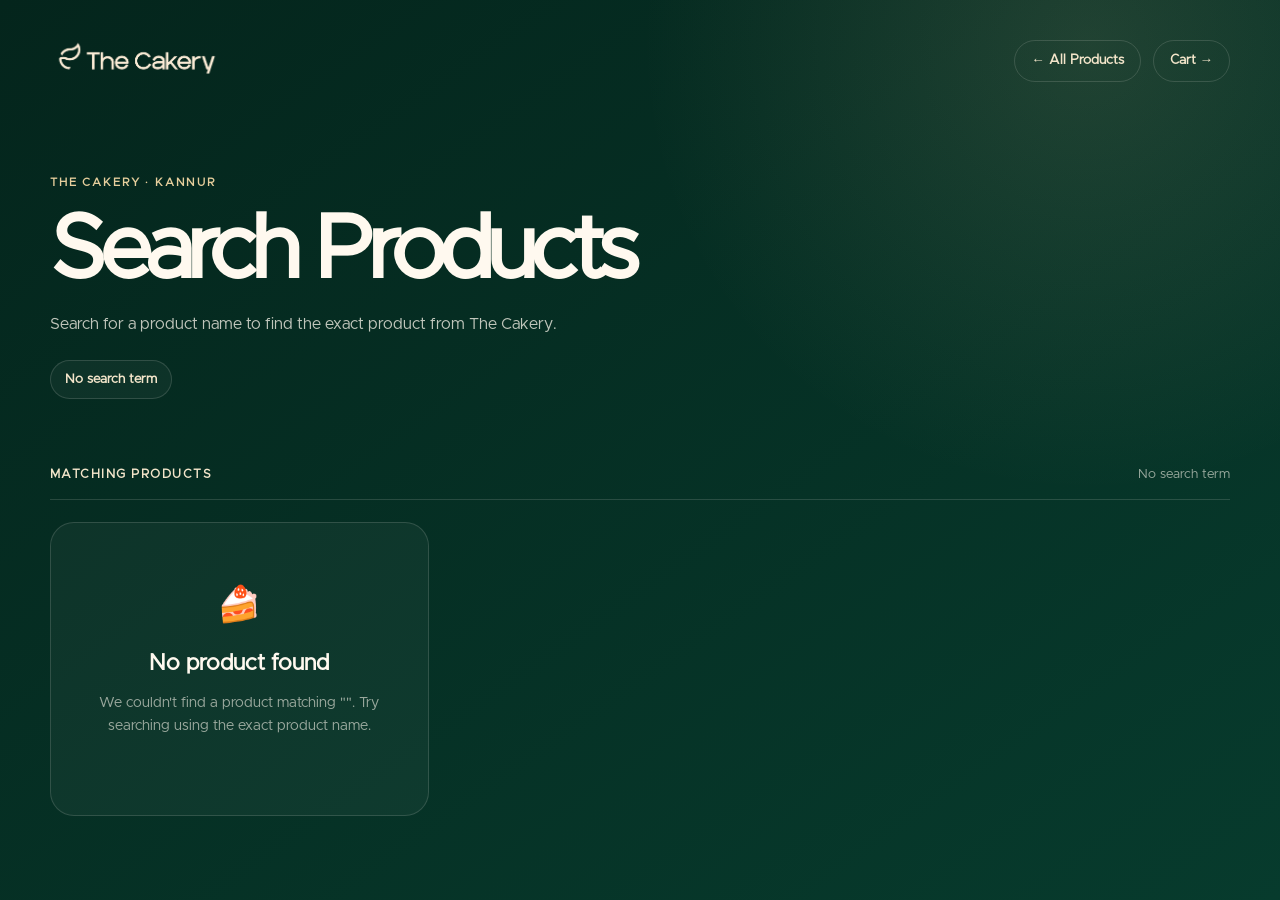
<file: search-results/index.html>
<!DOCTYPE html>
<html lang="en">

<head>
  <meta charset="UTF-8">
  <link rel="icon" href="/assets/Cakery-fav-icon.png">
  <meta name="viewport" content="width=device-width, initial-scale=1.0">

  <meta name="description" content="Search products from The Cakery, Kannur.">

  <title>Search Products | The Cakery</title>


  <style>
    @font-face {
      font-family: "Metropolis";
      src: url("/assets/Fonts Used/metropolis-regular.woff2") format("woff2");
      font-display: swap;
    }

    :root {
      --green-dark: #04251c;
      --green: #073b2d;
      --green-light: #0a4a38;

      --cream: #fff9ef;
      --cream-soft: #f3e5ca;
      --cream-border: #e7cf9d;

      --text-soft: rgba(255, 249, 239, 0.75);
      --text-muted: rgba(255, 249, 239, 0.58);

      --border: rgba(255, 249, 239, 0.14);
    }

    * {
      box-sizing: border-box;
      margin: 0;
      padding: 0;
    }

    html {
      scroll-behavior: smooth;
    }

    body {
      min-height: 100vh;
      background:
        radial-gradient(
          circle at 85% 5%,
          rgba(231, 207, 157, 0.12),
          transparent 28rem
        ),
        linear-gradient(
          145deg,
          var(--green-dark),
          var(--green)
        );

      color: var(--cream);
      font-family: "Metropolis", Arial, sans-serif;
      line-height: 1.6;
    }

    a {
      color: inherit;
      text-decoration: none;
    }

    img {
      display: block;
      width: 100%;
    }

    .page {
      width: min(1180px, calc(100% - 40px));
      margin: auto;
      padding: 32px 0 80px;
    }

    /* =========================
       HEADER
    ========================= */

    .topbar {
      display: flex;
      align-items: center;
      justify-content: space-between;
      gap: 20px;
      margin-bottom: 80px;
    }

    .logo img {
      width: 175px;
      height: auto;
    }

    .header-links {
      display: flex;
      align-items: center;
      gap: 12px;
    }

    .header-link {
      display: inline-flex;
      align-items: center;
      justify-content: center;

      min-height: 42px;
      padding: 9px 16px;

      border: 1px solid var(--border);
      border-radius: 999px;

      color: var(--cream-soft);

      font-size: 0.84rem;
      font-weight: 600;

      transition: 0.25s ease;
    }

    .header-link:hover {
      background: rgba(255, 255, 255, 0.07);
      border-color: rgba(231, 207, 157, 0.45);
      transform: translateY(-2px);
    }

    /* =========================
       HERO
    ========================= */

    .eyebrow {
      color: var(--cream-border);

      font-size: 0.72rem;
      font-weight: 600;

      letter-spacing: 0.16em;
      text-transform: uppercase;
    }

    h1 {
      max-width: 900px;

      margin-top: 14px;

      font-size: clamp(2.8rem, 7vw, 6rem);
      line-height: 0.95;

      letter-spacing: -0.06em;
    }

    .intro {
      max-width: 650px;

      margin-top: 18px;

      color: var(--text-soft);

      font-size: 1rem;
    }

    .search-value {
      display: inline-flex;

      margin-top: 22px;
      padding: 8px 14px;

      border: 1px solid var(--border);
      border-radius: 999px;

      background: rgba(255, 255, 255, 0.04);

      color: var(--cream-soft);

      font-size: 0.82rem;
      font-weight: 600;
    }

    /* =========================
       SECTION
    ========================= */

    .results-section {
      margin-top: 65px;
    }

    .section-header {
      display: flex;
      align-items: flex-end;
      justify-content: space-between;

      gap: 20px;

      margin-bottom: 22px;
      padding-bottom: 14px;

      border-bottom: 1px solid var(--border);
    }

    .section-title {
      color: var(--cream-soft);

      font-size: 0.78rem;
      font-weight: 600;

      letter-spacing: 0.12em;
      text-transform: uppercase;
    }

    .result-count {
      color: var(--text-muted);
      font-size: 0.82rem;
    }

    /* =========================
       PRODUCT GRID
    ========================= */

    .product-grid {
      display: grid;

      grid-template-columns:
        repeat(3, minmax(0, 1fr));

      gap: 22px;
    }

    /* =========================
       PRODUCT CARD
    ========================= */

    .product-card {
      overflow: hidden;

      border: 1px solid var(--border);
      border-radius: 26px;

      background: rgba(5, 43, 33, 0.88);

      box-shadow:
        0 25px 60px rgba(0, 0, 0, 0.18);

      transition:
        transform 0.3s ease,
        border-color 0.3s ease,
        box-shadow 0.3s ease;
    }

    .product-card:hover {
      transform: translateY(-7px);

      border-color:
        rgba(231, 207, 157, 0.45);

      box-shadow:
        0 30px 70px rgba(0, 0, 0, 0.28);
    }

    .product-image-wrapper {
      position: relative;

      overflow: hidden;

      aspect-ratio: 1.15 / 1;

      background: var(--green-light);
    }

    .product-image {
      width: 100%;
      height: 100%;

      object-fit: cover;

      transition:
        transform 0.55s
        cubic-bezier(0.2, 0.75, 0.25, 1);
    }

    .product-card:hover .product-image {
      transform: scale(1.05);
    }

    .product-tag {
      position: absolute;

      top: 12px;
      left: 12px;

      padding: 6px 10px;

      border-radius: 999px;

      background:
        rgba(4, 37, 28, 0.86);

      border: 1px solid
        rgba(255, 255, 255, 0.2);

      color: var(--cream);

      font-size: 0.65rem;
      font-weight: 600;

      letter-spacing: 0.08em;
      text-transform: uppercase;
    }

    .product-body {
      padding: 20px;
    }

    .product-title-row {
      display: flex;

      align-items: flex-start;
      justify-content: space-between;

      gap: 15px;
    }

    .product-name {
      color: var(--cream);

      font-size: 1.25rem;
      font-weight: 600;

      line-height: 1.25;
    }

    .product-price {
      flex-shrink: 0;

      color: var(--cream-soft);

      font-size: 0.88rem;
      font-weight: 700;
    }

    .product-description {
      margin-top: 11px;

      color: var(--text-muted);

      font-size: 0.88rem;
    }

    .product-actions {
      display: flex;

      align-items: center;
      justify-content: space-between;

      gap: 12px;

      margin-top: 20px;
    }

    .order-button {
      color: var(--cream);

      font-size: 0.84rem;
      font-weight: 600;
    }

    .order-button:hover {
      color: var(--cream-border);
    }

    .cart-button {
      display: inline-flex;

      align-items: center;
      justify-content: center;

      min-height: 40px;

      padding: 8px 15px;

      border-radius: 999px;

      background: var(--cream-soft);

      color: var(--green-dark);

      font-size: 0.78rem;
      font-weight: 700;

      transition: 0.25s ease;
    }

    .cart-button:hover {
      background: var(--cream);
      transform: translateY(-2px);
    }

    /* =========================
       EMPTY STATE
    ========================= */

    .empty-state {
      padding: 55px 25px;

      border: 1px solid var(--border);
      border-radius: 24px;

      background: rgba(255, 255, 255, 0.04);

      text-align: center;
    }

    .empty-icon {
      margin-bottom: 12px;

      font-size: 2.2rem;
    }

    .empty-state h2 {
      font-size: 1.4rem;
    }

    .empty-state p {
      max-width: 500px;

      margin: 10px auto 22px;

      color: var(--text-muted);

      font-size: 0.9rem;
    }

    .products-button {
      display: inline-flex;

      align-items: center;
      justify-content: center;

      min-height: 44px;

      padding: 10px 18px;

      border-radius: 999px;

      background: var(--cream-soft);

      color: var(--green-dark);

      font-size: 0.82rem;
      font-weight: 700;
    }

    /* =========================
       LOADING
    ========================= */

    .loading {
      grid-column: 1 / -1;

      padding: 60px 20px;

      color: var(--text-muted);

      text-align: center;
    }

    .loading span {
      display: inline-block;

      width: 8px;
      height: 8px;

      margin: 0 4px;

      border-radius: 50%;

      background: var(--cream-border);

      animation: loading 0.8s
        infinite alternate;
    }

    .loading span:nth-child(2) {
      animation-delay: 0.15s;
    }

    .loading span:nth-child(3) {
      animation-delay: 0.3s;
    }

    @keyframes loading {
      from {
        opacity: 0.25;
        transform: translateY(0);
      }

      to {
        opacity: 1;
        transform: translateY(-4px);
      }
    }

    /* =========================
       MOBILE
    ========================= */

    @media (max-width: 950px) {
      .product-grid {
        grid-template-columns:
          repeat(2, minmax(0, 1fr));
      }
    }

    @media (max-width: 700px) {
      .page {
        width: calc(100% - 28px);
        padding-top: 24px;
        padding-bottom: 55px;
      }

      .topbar {
        align-items: flex-start;

        flex-direction: column;

        margin-bottom: 55px;
      }

      .header-links {
        width: 100%;

        justify-content: space-between;
      }

      .product-grid {
        grid-template-columns: 1fr;

        gap: 16px;
      }

      h1 {
        font-size: clamp(
          2.4rem,
          12vw,
          4rem
        );
      }

      .results-section {
        margin-top: 48px;
      }
    }

    @media (max-width: 480px) {
      .page {
        width: calc(100% - 22px);
      }

      .logo img {
        width: 135px;
      }

      .header-link {
        min-height: 40px;

        padding: 8px 13px;

        font-size: 0.76rem;
      }

      .intro {
        font-size: 0.9rem;
      }

      .search-value {
        font-size: 0.75rem;
      }

      .section-header {
        align-items: flex-start;

        flex-direction: column;

        gap: 5px;
      }

      .product-card {
        border-radius: 21px;
      }

      .product-body {
        padding: 17px;
      }

      .product-name {
        font-size: 1.08rem;
      }

      .product-price {
        font-size: 0.8rem;
      }

      .product-description {
        font-size: 0.82rem;
      }
    }

    @media (hover: none) {
      .product-card:hover {
        transform: none;
      }

      .product-card:hover .product-image {
        transform: none;
      }
    }

    @media (prefers-reduced-motion: reduce) {
      *,
      *::before,
      *::after {
        animation-duration: 0.01ms !important;

        transition-duration: 0.01ms !important;
      }
    }
  </style>
<link rel="stylesheet" href="/seasonal/santa-hat.css" />
</head>


<body>

  <main class="page">

    <!-- HEADER -->

    <header class="topbar">

      <a
        class="logo"
        href="/"
        aria-label="The Cakery Home"
      >

        <img
          src="/assets/cakery-logo-transparent.png"
          alt="The Cakery"
        >

      </a>


      <div class="header-links">

        <a
          class="header-link"
          href="/products/"
        >
          ← All Products
        </a>

        <a
          class="header-link"
          href="/cart/"
        >
          Cart →
        </a>

      </div>

    </header>


    <!-- HERO -->

    <section>

      <span class="eyebrow">
        The Cakery · Kannur
      </span>

      <h1 id="page-title">
        Search Results
      </h1>

      <p
        class="intro"
        id="intro-text"
      >
        Searching through all available products...
      </p>

      <span
        class="search-value"
        id="search-value"
      ></span>

    </section>


    <!-- RESULTS -->

    <section class="results-section">

      <div class="section-header">

        <p class="section-title">
          Matching Products
        </p>

        <span
          class="result-count"
          id="result-count"
        ></span>

      </div>


      <div
        class="product-grid"
        id="results"
      >

        <div class="loading">

          <span></span>
          <span></span>
          <span></span>

        </div>

      </div>

    </section>


    <!-- RELATED PRODUCTS -->

    <section
      class="results-section"
      id="related-section"
      style="display: none;"
    >

      <div class="section-header">

        <p class="section-title">
          You May Also Like
        </p>

        <span class="result-count">
          More from The Cakery
        </span>

      </div>


      <div
        class="product-grid"
        id="related-products"
      ></div>

    </section>

  </main>


  <script>

    /*
      =====================================================
      THE CAKERY PRODUCT SEARCH
      =====================================================

      This page reads the REAL product cards from:

          /products/

      Therefore:

          Product Name
          Product Image
          Price
          Description
          Category
          Add To Cart Link
          Order Link

      all come from the same product card.

      No generic images are used.
      =====================================================
    */


    (function () {

      "use strict";


      /* -----------------------------------------------
         GET HTML ELEMENTS
      ------------------------------------------------ */

      const resultsContainer =
        document.getElementById("results");

      const relatedContainer =
        document.getElementById("related-products");

      const relatedSection =
        document.getElementById("related-section");

      const pageTitle =
        document.getElementById("page-title");

      const introText =
        document.getElementById("intro-text");

      const searchValue =
        document.getElementById("search-value");

      const resultCount =
        document.getElementById("result-count");


      /* -----------------------------------------------
         GET SEARCH QUERY
      ------------------------------------------------ */

      const urlParams =
        new URLSearchParams(
          window.location.search
        );

      const originalQuery =
        urlParams.get("q") || "";


      const query =
        originalQuery.trim();


      /* -----------------------------------------------
         NORMALIZE TEXT
      ------------------------------------------------ */

      function normalizeText(text) {

        return String(text || "")
          .toLowerCase()
          .normalize("NFD")
          .replace(
            /[\u0300-\u036f]/g,
            ""
          )
          .replace(
            /[^a-z0-9]+/g,
            " "
          )
          .replace(
            /\s+/g,
            " "
          )
          .trim();

      }


      const normalizedQuery =
        normalizeText(query);


      /* -----------------------------------------------
         SHOW SEARCH TEXT
      ------------------------------------------------ */

      if (query) {

        searchValue.textContent =
          'Search: "' + query + '"';

      } else {

        searchValue.textContent =
          "No search term";

      }


      /* -----------------------------------------------
         ESCAPE HTML
      ------------------------------------------------ */

      function escapeHTML(text) {

        return String(text || "")
          .replace(
            /[&<>"']/g,
            function (character) {

              const characters = {
                "&": "&amp;",
                "<": "&lt;",
                ">": "&gt;",
                '"': "&quot;",
                "'": "&#039;"
              };

              return characters[character];

            }
          );

      }


      /* -----------------------------------------------
         LOAD PRODUCTS FROM /products/
      ------------------------------------------------ */

      async function getProducts() {

        const response =
          await fetch(
            "/products/",
            {
              cache: "no-store"
            }
          );


        if (!response.ok) {

          throw new Error(
            "Could not load /products/"
          );

        }


        const html =
          await response.text();


        const parser =
          new DOMParser();


        const productDocument =
          parser.parseFromString(
            html,
            "text/html"
          );


        /*
          IMPORTANT:

          Your /products/ uses:

          .product-card

          So we collect every product card.
        */

        const cards =
          Array.from(
            productDocument.querySelectorAll(
              ".product-card"
            )
          );


        return cards
          .map(function (card) {


            /*
              PRODUCT IMAGE
            */

            const imageElement =
              card.querySelector(
                ".product-image"
              );


            /*
              PRODUCT NAME
            */

            const nameElement =
              card.querySelector(
                ".product-title-row h3"
              );


            /*
              PRICE
            */

            const priceElement =
              card.querySelector(
                ".price"
              );


            /*
              DESCRIPTION
            */

            const descriptionElement =
              card.querySelector(
                ".product-info > p"
              );


            /*
              CATEGORY
            */

            const categoryElement =
              card.querySelector(
                ".category-tag"
              );


            /*
              BADGE
            */

            const badgeElement =
              card.querySelector(
                ".product-badge"
              );


            /*
              ADD TO CART
            */

            const cartElement =
              card.querySelector(
                ".add-button"
              );


            /*
              ORDER
            */

            const orderElement =
              card.querySelector(
                ".order-link"
              );


            /*
              If product doesn't have
              image or name, ignore it.
            */

            if (
              !imageElement ||
              !nameElement
            ) {

              return null;

            }


            return {

              name:
                nameElement.textContent.trim(),

              normalizedName:
                normalizeText(
                  nameElement.textContent
                ),

              image:
                imageElement.getAttribute(
                  "src"
                ) || "",

              imageAlt:
                imageElement.getAttribute(
                  "alt"
                ) ||
                nameElement.textContent.trim(),

              price:
                priceElement
                  ? priceElement.textContent.trim()
                  : "",

              description:
                descriptionElement
                  ? descriptionElement.textContent.trim()
                  : "",

              category:
                categoryElement
                  ? categoryElement.textContent.trim()
                  : card.getAttribute("data-cake-category") || "",

              badge:
                badgeElement
                  ? badgeElement.textContent.trim()
                  : "",

              cartLink:
                cartElement
                  ? cartElement.getAttribute(
                      "href"
                    )
                  : "/cart/",

              orderLink:
                orderElement
                  ? orderElement.getAttribute(
                      "href"
                    )
                  : "/"

            };

          })
          .filter(Boolean);

      }


      /* -----------------------------------------------
         SEARCH PRODUCTS
      ------------------------------------------------ */

      function searchProducts(
        products
      ) {

        if (!normalizedQuery) {

          return [];

        }


        const words =
          normalizedQuery
            .split(" ")
            .filter(Boolean);


        const matches = [];


        products.forEach(
          function (product) {


            const productName =
              product.normalizedName;


            let score = 0;


            /*
              EXACT NAME

              Example:

              search:
              Choco Pista

              product:
              Choco Pista

              Highest priority.
            */

            if (
              productName ===
              normalizedQuery
            ) {

              score = 1000;

            }


            /*
              PRODUCT NAME STARTS WITH SEARCH
            */

            else if (
              productName.startsWith(
                normalizedQuery
              )
            ) {

              score = 900;

            }


            /*
              PRODUCT NAME CONTAINS SEARCH
            */

            else if (
              productName.includes(
                normalizedQuery
              )
            ) {

              score = 800;

            }


            /*
              INDIVIDUAL WORD MATCH
            */

            else {

              let matchedWords = 0;


              words.forEach(
                function (word) {

                  if (
                    productName
                      .split(" ")
                      .some(
                        function (productWord) {

                          return (
                            productWord === word ||
                            productWord.includes(word) ||
                            word.includes(productWord)
                          );

                        }
                      )
                  ) {

                    matchedWords++;

                  }

                }
              );


              if (
                matchedWords > 0
              ) {

                score =
                  500 +
                  matchedWords * 50;

              }

            }


            /*
              CATEGORY / DESCRIPTION MATCH

              Lower priority than product name.
            */

            if (
              score === 0
            ) {

              const searchableText =
                normalizeText(
                  product.description +
                  " " +
                  product.category
                );


              if (
                searchableText.includes(
                  normalizedQuery
                )
              ) {

                score = 100;

              }

            }


            if (
              score > 0
            ) {

              matches.push({

                product: product,

                score: score

              });

            }

          }
        );


        /*
          HIGHEST MATCH FIRST
        */

        matches.sort(
          function (a, b) {

            return b.score - a.score;

          }
        );


        return matches.map(
          function (item) {

            return item.product;

          }
        );

      }


      /* -----------------------------------------------
         CREATE PRODUCT CARD
      ------------------------------------------------ */

      function createProductCard(
        product
      ) {

        const name =
          escapeHTML(
            product.name
          );


        const image =
          product.image;


        const imageAlt =
          escapeHTML(
            product.imageAlt
          );


        const price =
          escapeHTML(
            product.price
          );


        const description =
          escapeHTML(
            product.description
          );


        const category =
          escapeHTML(
            product.category
          );


        const cartLink =
          product.cartLink ||
          "/cart/";


        const orderLink =
          product.orderLink ||
          "/";


        return `

          <article class="product-card">

            <div class="product-image-wrapper">

              <img
                class="product-image"
                src="${image}"
                alt="${imageAlt}"
                loading="lazy"
                decoding="async"
              >

              ${
                category
                  ? `
                    <span class="product-tag">
                      ${category}
                    </span>
                  `
                  : ""
              }

            </div>


            <div class="product-body">

              <div class="product-title-row">

                <h2 class="product-name">
                  ${name}
                </h2>

                ${
                  price
                    ? `
                      <span class="product-price">
                        ${price}
                      </span>
                    `
                    : ""
                }

              </div>


              ${
                description
                  ? `
                    <p class="product-description">
                      ${description}
                    </p>
                  `
                  : ""
              }


              <div class="product-actions">

                <a
                  class="order-button"
                  href="${orderLink}"
                >
                  Order
                </a>

                <a
                  class="cart-button"
                  href="${cartLink}"
                >
                  Add to cart
                </a>

              </div>

            </div>

          </article>

        `;

      }


      /* -----------------------------------------------
         EMPTY RESULT
      ------------------------------------------------ */

      function showNoResult() {

        resultsContainer.innerHTML = `

          <div class="empty-state">

            <div class="empty-icon">
              🍰
            </div>

            <h2>
              No product found
            </h2>

            <p>
              We couldn't find a product matching
              "${escapeHTML(query)}".
              Try searching using the exact product name.
            </p>

          </div>

        `;

      }


      /* -----------------------------------------------
         SHOW LOAD ERROR
      ------------------------------------------------ */

      function showLoadError() {

        const errorMessage =
          window.location.protocol === "file:"
            ? "Open this page through a local web server (for example, VS Code Live Server). Browsers block loading /products/ when this page is opened directly as a file."
            : "Please make sure /products/ is available in the same folder as /search-results.";

        resultsContainer.innerHTML = `

          <div class="empty-state">

            <div class="empty-icon">
              ⚠️
            </div>

            <h2>
              Products couldn't be loaded
            </h2>

            <p>
              ${errorMessage}
            </p>

            <a
              class="products-button"
              href="/products/"
            >
              Open Products
            </a>

          </div>

        `;

      }


      /* -----------------------------------------------
         MAIN SEARCH
      ------------------------------------------------ */

      async function runSearch() {


        /*
          NO SEARCH TERM
        */

        if (!normalizedQuery) {

          pageTitle.textContent =
            "Search Products";

          introText.textContent =
            "Search for a product name to find the exact product from The Cakery.";

          resultCount.textContent =
            "No search term";

          showNoResult();

          relatedSection.style.display =
            "none";

          return;

        }


        let products;


        /*
          LOAD ACTUAL PRODUCTS
        */

        try {

          products =
            await getProducts();

        } catch (error) {

          console.error(
            "The Cakery search error:",
            error
          );

          pageTitle.textContent =
            "Search Error";

          introText.textContent =
            "We couldn't load the product catalog.";

          resultCount.textContent =
            "";

          showLoadError();

          relatedSection.style.display =
            "none";

          return;

        }


        /*
          NO PRODUCTS FOUND IN /products/
        */

        if (
          products.length === 0
        ) {

          pageTitle.textContent =
            "No Products";

          introText.textContent =
            "No product cards were found in /products/.";

          resultCount.textContent =
            "0 products";

          showLoadError();

          relatedSection.style.display =
            "none";

          return;

        }


        /*
          SEARCH
        */

        const matches =
          searchProducts(
            products
          );


        /*
          NOTHING MATCHED
        */

        if (
          matches.length === 0
        ) {

          pageTitle.textContent =
            "No Product Found";

          introText.textContent =
            'No product matched "' +
            query +
            '".';

          resultCount.textContent =
            "0 products";

          showNoResult();

          /*
            Show a few real products
            as recommendations.
          */

          const recommendations =
            products.slice(0, 3);


          if (
            recommendations.length
          ) {

            relatedContainer.innerHTML =
              recommendations
                .map(
                  createProductCard
                )
                .join("");

            relatedSection.style.display =
              "block";

          }


          document.title =
            "Search: " +
            query +
            " | The Cakery";


          return;

        }


        /*
          EXACT / BEST MATCH
        */

        const bestProduct =
          matches[0];


        pageTitle.textContent =
          bestProduct.name;


        introText.textContent =
          "We found the matching product from The Cakery's actual product catalog.";


        resultCount.textContent =
          matches.length +
          " matching product" +
          (
            matches.length === 1
              ? ""
              : "s"
          );


        /*
          SHOW BEST MATCH FIRST

          The image here comes directly
          from the SAME product card
          in /products/.
        */

        resultsContainer.innerHTML =
          createProductCard(
            bestProduct
          );


        /*
          RELATED MATCHES

          If user searches "choco",
          other products containing
          "choco" can appear here.
        */

        const relatedMatches =
          matches.slice(1, 4);


        if (
          relatedMatches.length > 0
        ) {

          relatedContainer.innerHTML =
            relatedMatches
              .map(
                createProductCard
              )
              .join("");

          relatedSection.style.display =
            "block";

        } else {

          /*
            If there are no other
            matching products, show
            products from the same
            category.
          */

          const category =
            normalizeText(
              bestProduct.category
            );


          const categoryProducts =
            products
              .filter(
                function (product) {

                  return (
                    product.name !==
                    bestProduct.name
                  );

                }
              )
              .filter(
                function (product) {

                  if (!category) {

                    return true;

                  }

                  return (
                    normalizeText(
                      product.category
                    ) === category
                  );

                }
              )
              .slice(0, 3);


          if (
            categoryProducts.length
          ) {

            relatedContainer.innerHTML =
              categoryProducts
                .map(
                  createProductCard
                )
                .join("");

            relatedSection.style.display =
              "block";

          } else {

            relatedSection.style.display =
              "none";

          }

        }


        /*
          UPDATE PAGE TITLE
        */

        document.title =
          bestProduct.name +
          " | The Cakery";

      }


      /* -----------------------------------------------
         START
      ------------------------------------------------ */

      runSearch();

    })();

  </script>

<script src="/seasonal/santa-hat.js"></script>
</body>

</html>
</file>
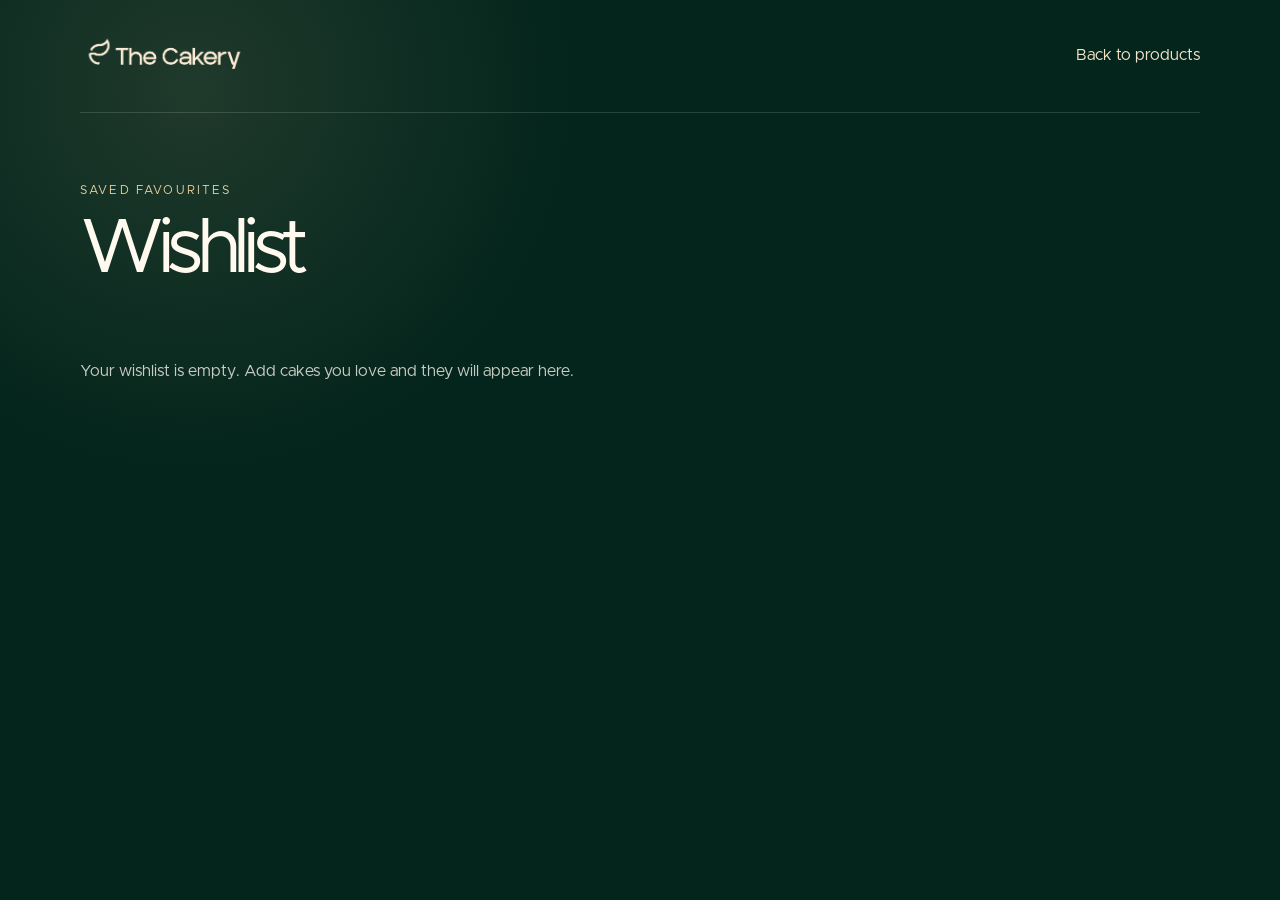
<file: wishlist/index.html>
<!DOCTYPE html>
<html lang="en">
  <head>
    <meta charset="UTF-8" />
    <link rel="icon" href="/assets/Cakery-fav-icon.png">
    <meta name="viewport" content="width=device-width, initial-scale=1.0" />
    <meta name="description" content="Your wishlisted cakes from The Cakery." />
    <title>Your Wishlist | The Cakery</title>
    <style>
      @font-face {
        font-family: "Metropolis";
        src: url("/assets/Fonts Used/metropolis-regular.woff2") format("woff2");
        font-style: normal;
        font-weight: 100 900;
        font-display: swap;
      }

      :root {
        --green-900: #04251c;
        --green-800: #073b2d;
        --beige-100: #fff9ef;
        --beige-200: #f3e5ca;
        --beige-300: #e7cf9d;
        --text-soft: rgba(255, 250, 244, 0.78);
        --text-muted: rgba(255, 250, 244, 0.62);
        --border: rgba(255, 250, 244, 0.14);
        --shadow: 0 24px 70px rgba(2, 15, 11, 0.28);
      }

      * { box-sizing: border-box; }

      body {
        margin: 0;
        min-height: 100vh;
        background: radial-gradient(circle at 15% 10%, rgba(231, 207, 157, 0.12), transparent 28%), var(--green-900);
        color: var(--beige-100);
        font-family: "Metropolis", sans-serif;
        line-height: 1.6;
      }

      a { color: inherit; text-decoration: none; }

      .container {
        width: min(1120px, calc(100% - 32px));
        margin: 0 auto;
      }

      .page-header {
        display: flex;
        align-items: center;
        justify-content: space-between;
        gap: 18px;
        padding: 28px 0;
        border-bottom: 1px solid var(--border);
      }

      .brand {
        display: inline-flex;
        align-items: center;
      }

      .brand img {
        display: block;
        width: 170px;
        height: auto;
      }

      .back-link {
        color: var(--beige-200);
        font-weight: 600;
      }

      main {
        padding: 64px 0 100px;
      }

      .eyebrow {
        color: var(--beige-300);
        font-size: 0.75rem;
        letter-spacing: 0.18em;
        text-transform: uppercase;
      }

      h1 {
        margin: 12px 0 42px;
        font-size: clamp(2.7rem, 6vw, 5.6rem);
        line-height: 0.94;
        letter-spacing: -0.07em;
      }

      .wishlist-grid {
        display: grid;
        grid-template-columns: repeat(4, minmax(0, 1fr));
        gap: 22px;
      }

      .wishlist-card {
        background: linear-gradient(180deg, rgba(255,255,255,0.02), rgba(255,255,255,0.01));
        border: 1px solid rgba(243, 229, 202, 0.17);
        border-radius: 26px;
        overflow: hidden;
        padding: 14px;
      }

      .wishlist-card img {
        display: block;
        width: 100%;
        height: 210px;
        object-fit: cover;
        border-radius: 16px;
      }

      .wishlist-body {
        padding: 16px 8px 10px;
      }

      .wishlist-body h2 {
        margin: 0;
        font-size: 1.35rem;
        letter-spacing: -0.04em;
      }

      .wishlist-body p {
        margin: 8px 0 18px;
        color: rgba(255, 250, 244, 0.73);
      }

      .wishlist-meta {
        display: flex;
        align-items: center;
        justify-content: space-between;
        gap: 12px;
      }

      .wishlist-price {
        color: var(--beige-200);
        font-weight: 700;
      }

      .remove-btn {
        border: 1px solid rgba(243, 229, 202, 0.24);
        border-radius: 999px;
        background: rgba(255,255,255,0.02);
        color: var(--beige-100);
        padding: 0.6rem 0.9rem;
        cursor: pointer;
      }

      .empty-state {
        padding: 30px 0;
        color: var(--text-soft);
      }

      @media (max-width: 900px) {
        .wishlist-grid { grid-template-columns: repeat(2, minmax(0, 1fr)); }
      }

      @media (max-width: 560px) {
        .wishlist-grid { grid-template-columns: 1fr; }
      }

      @media (max-width: 430px) {
        .container { width: min(1120px, calc(100% - 16px)); }
        .page-header { align-items: flex-start; flex-direction: column; }
        .brand img { width: 130px; }
        .remove-btn { min-height: 44px; }
      }

      @media (max-width: 900px) {
        .container { width: min(1120px, calc(100% - 24px)); }
        main { padding: 52px 0 72px; }
        h1 { margin-bottom: 30px; font-size: clamp(2.2rem, 8vw, 4rem); }
        .wishlist-grid { gap: 16px; }
        .wishlist-card { border-radius: 20px; padding: 10px; }
        .wishlist-card img { height: clamp(170px, 28vw, 210px); }
      }

      @media (max-width: 560px) {
        .page-header { align-items: flex-start; flex-direction: column; gap: 10px; padding: 18px 0; }
        .brand img { width: 132px; }
        main { padding: 42px 0 56px; }
        h1 { margin: 10px 0 24px; font-size: clamp(2rem, 12vw, 3.2rem); }
        .wishlist-grid { grid-template-columns: 1fr; gap: 14px; }
        .wishlist-card { border-radius: 18px; padding: 10px; }
        .wishlist-card img { height: clamp(190px, 58vw, 260px); border-radius: 12px; }
        .wishlist-body { padding: 14px 6px 6px; }
        .wishlist-body h2 { font-size: 1.15rem; }
        .wishlist-body p { margin: 6px 0 14px; font-size: 0.9rem; }
        .wishlist-meta { align-items: stretch; flex-wrap: wrap; }
        .remove-btn { min-height: 44px; padding: 0.55rem 0.8rem; }
      }
    </style>
    <link rel="stylesheet" href="/seasonal/santa-hat.css" />
  </head>
  <body>
    <header class="container page-header">
      <a class="brand" href="/" aria-label="The Cakery home">
        <img src="/assets/cakery-logo-transparent.png" alt="The Cakery" />
      </a>
      <a class="back-link" href="/#cakes">Back to products</a>
    </header>

    <main class="container">
      <span class="eyebrow">Saved favourites</span>
      <h1>Wishlist</h1>

      <div class="wishlist-grid" id="wishlist-grid"></div>
      <div class="empty-state" id="empty-state" hidden>
        Your wishlist is empty. Add cakes you love and they will appear here.
      </div>
    </main>

    <script>
      (function () {
        const key = 'cakery-wishlist';
        const grid = document.querySelector('#wishlist-grid');
        const emptyState = document.querySelector('#empty-state');

        function getWishlist() {
          try {
            const saved = JSON.parse(localStorage.getItem(key) || '[]');
            return Array.isArray(saved)
              ? saved.filter((item) => item && typeof item.id === 'string' && typeof item.name === 'string')
              : [];
          } catch (error) {
            return [];
          }
        }

        function saveWishlist(items) {
          try {
            localStorage.setItem(key, JSON.stringify(items));
          } catch (error) {
            // Keep the page usable when browser storage is unavailable.
          }
        }

        function escapeHTML(value) {
          return String(value).replace(/[&<>"']/g, (character) => ({
            '&': '&amp;',
            '<': '&lt;',
            '>': '&gt;',
            '"': '&quot;',
            "'": '&#39;'
          })[character]);
        }

        function safeImageSource(value) {
          const source = String(value || '');
          return /^(https?:|\.\/|\/)/i.test(source)
            ? source
            : '/assets/cakery-logo-transparent.png';
        }

        function renderWishlist() {
          const items = getWishlist();

          if (!items.length) {
            grid.innerHTML = '';
            emptyState.hidden = false;
            return;
          }

          emptyState.hidden = true;
          grid.innerHTML = items.map((item) => `
            <article class="wishlist-card">
              <img src="${escapeHTML(safeImageSource(item.image || '/assets/cakery-logo-transparent.png'))}" alt="${escapeHTML(item.name)}" loading="lazy" />
              <div class="wishlist-body">
                <h2>${escapeHTML(item.name)}</h2>
                <p>Handcrafted with care for your next celebration.</p>
                <div class="wishlist-meta">
                  <span class="wishlist-price">${escapeHTML(item.price || 'Custom')}</span>
                  <button class="remove-btn" type="button" data-id="${item.id}">Remove</button>
                </div>
              </div>
            </article>
          `).join('');

          grid.querySelectorAll('.remove-btn').forEach((button) => {
            button.addEventListener('click', () => {
              const remaining = getWishlist().filter((item) => item.id !== button.dataset.id);
              saveWishlist(remaining);
              renderWishlist();
            });
          });
        }

        renderWishlist();
      })();
    </script>
    <script src="/seasonal/santa-hat.js"></script>
  </body>
</html>
</file>
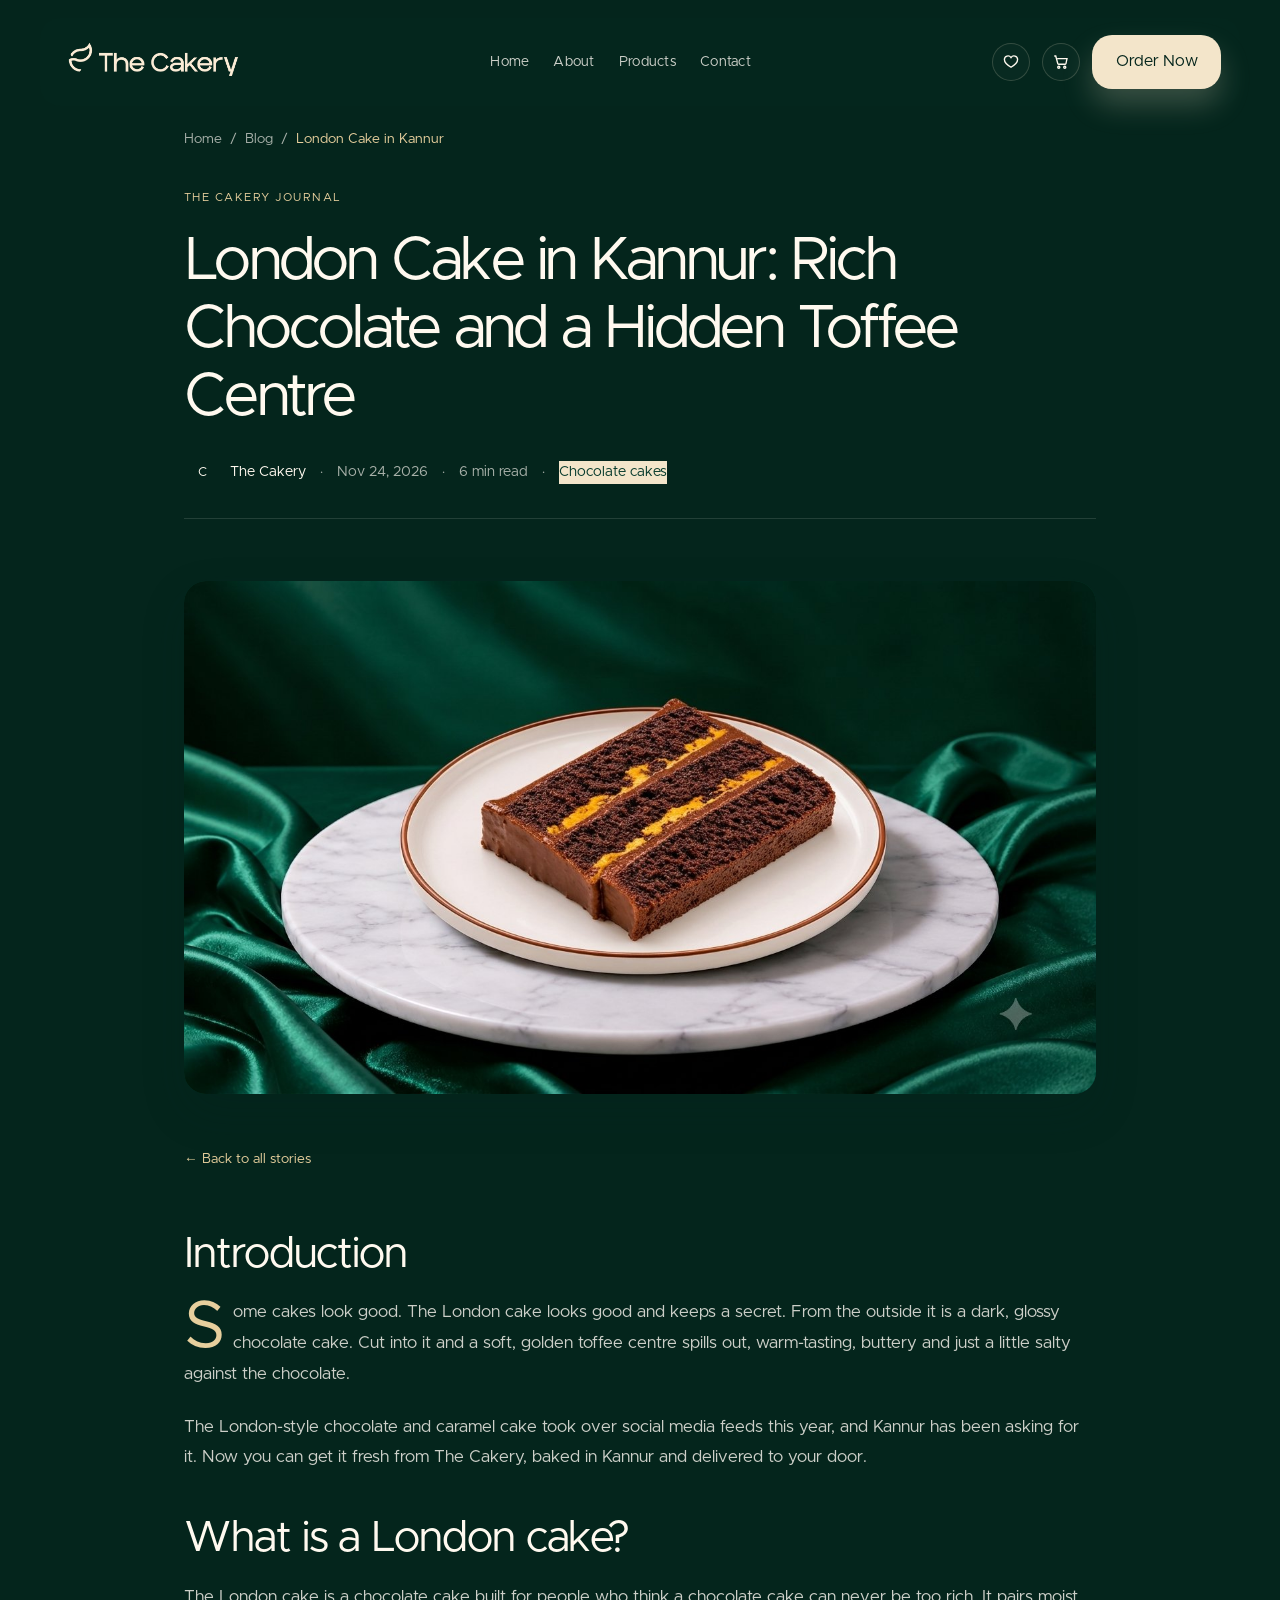
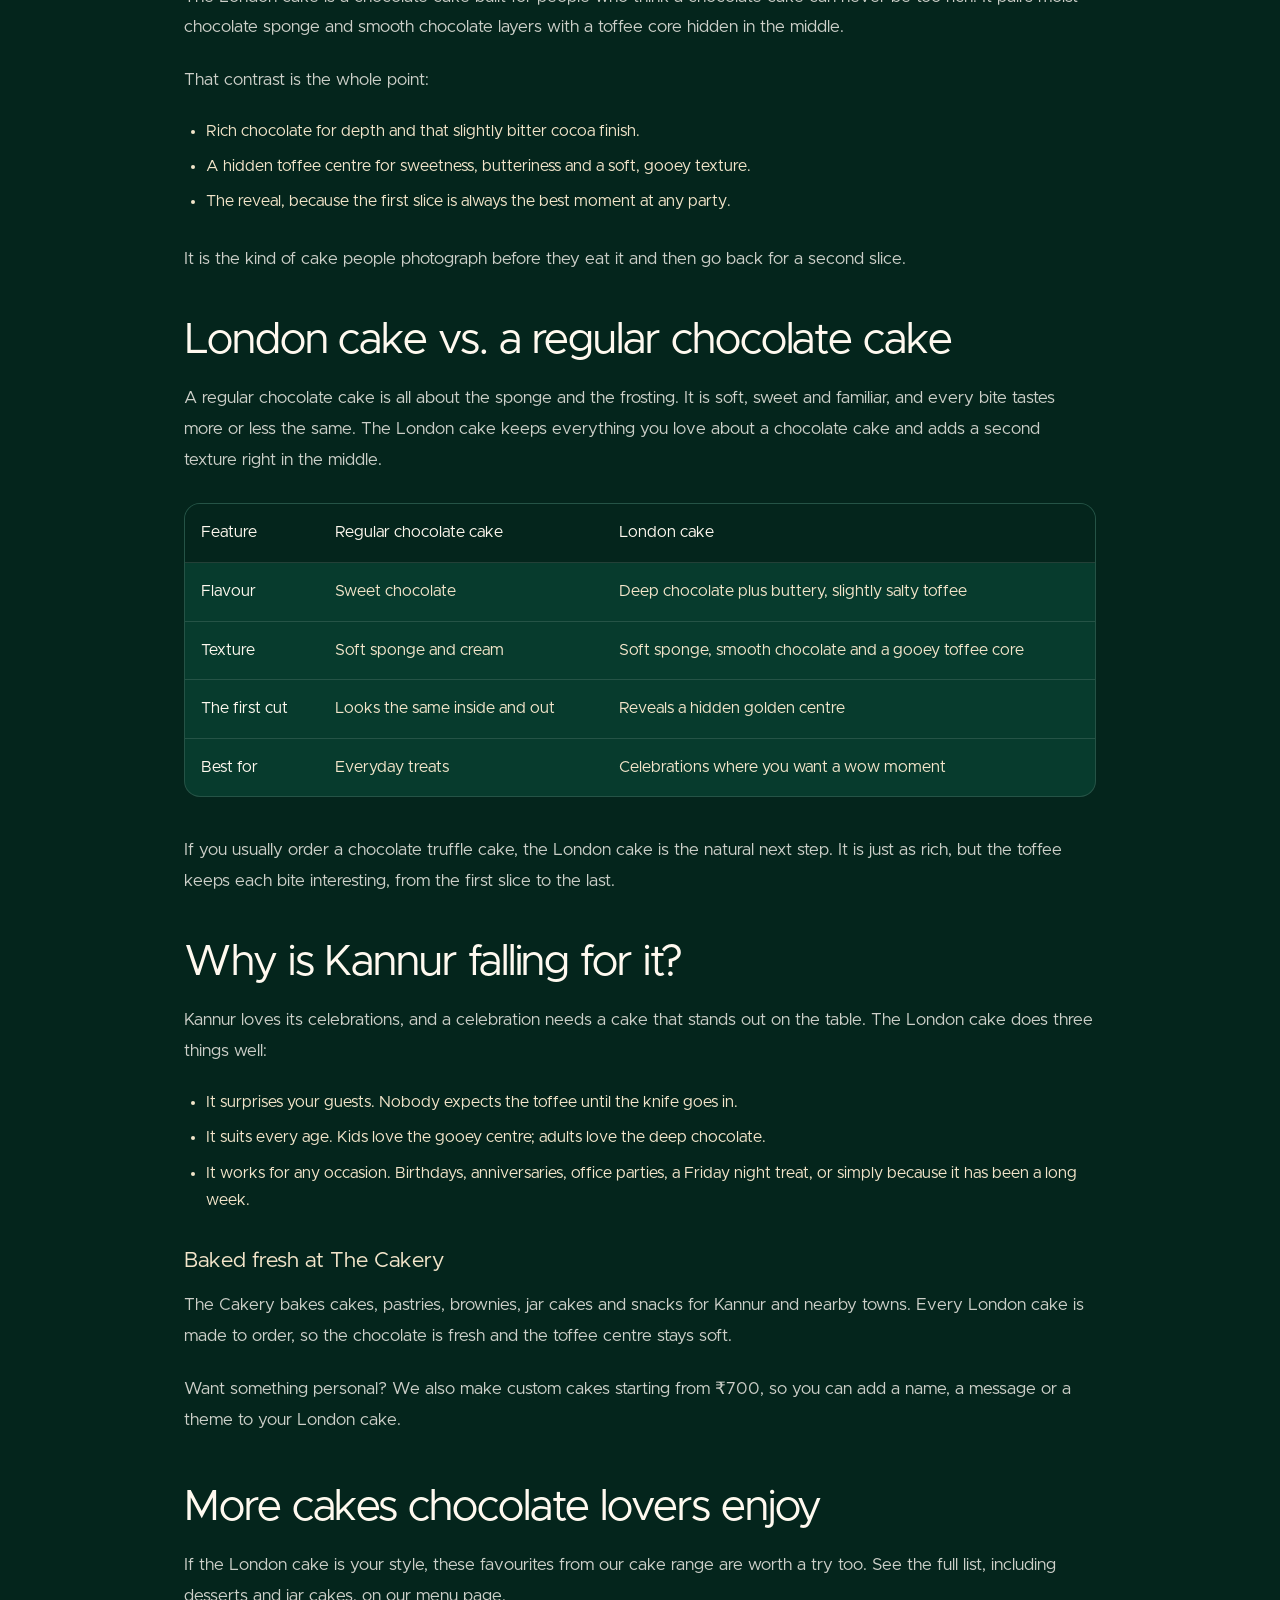
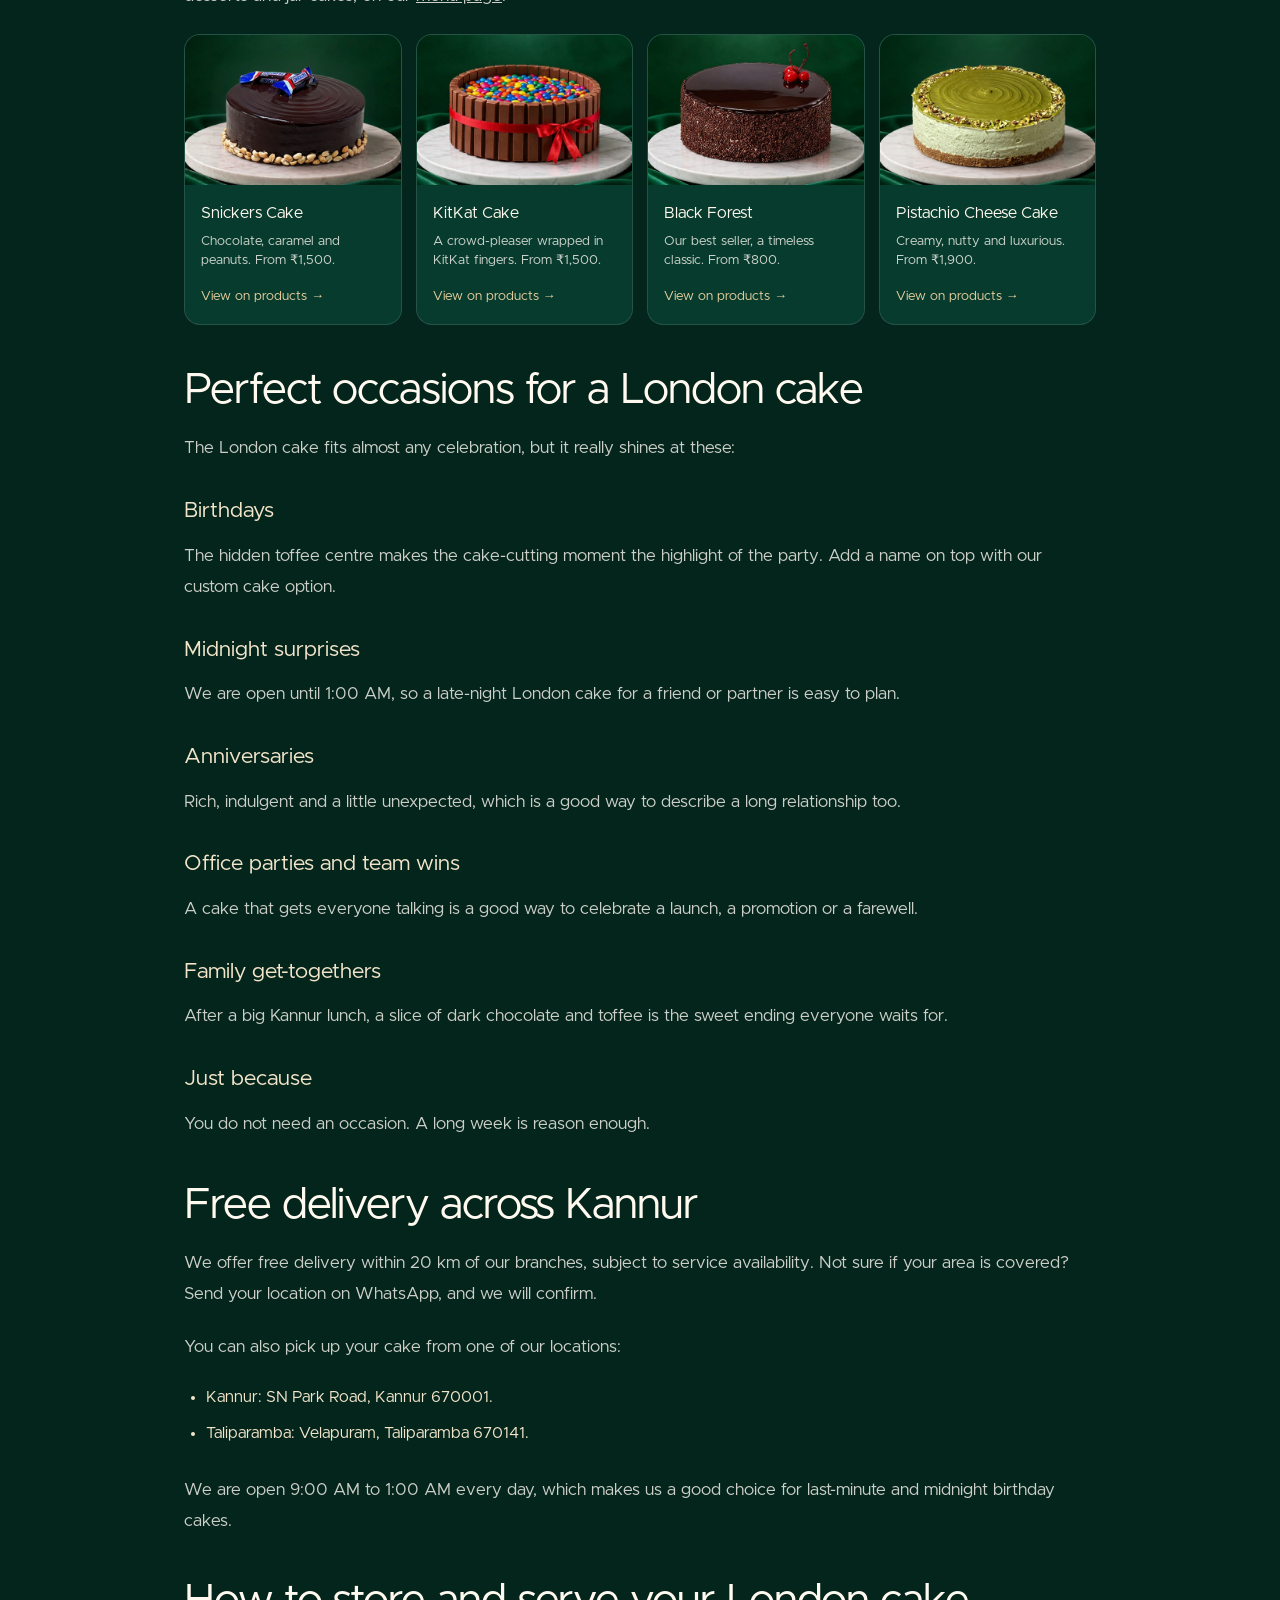
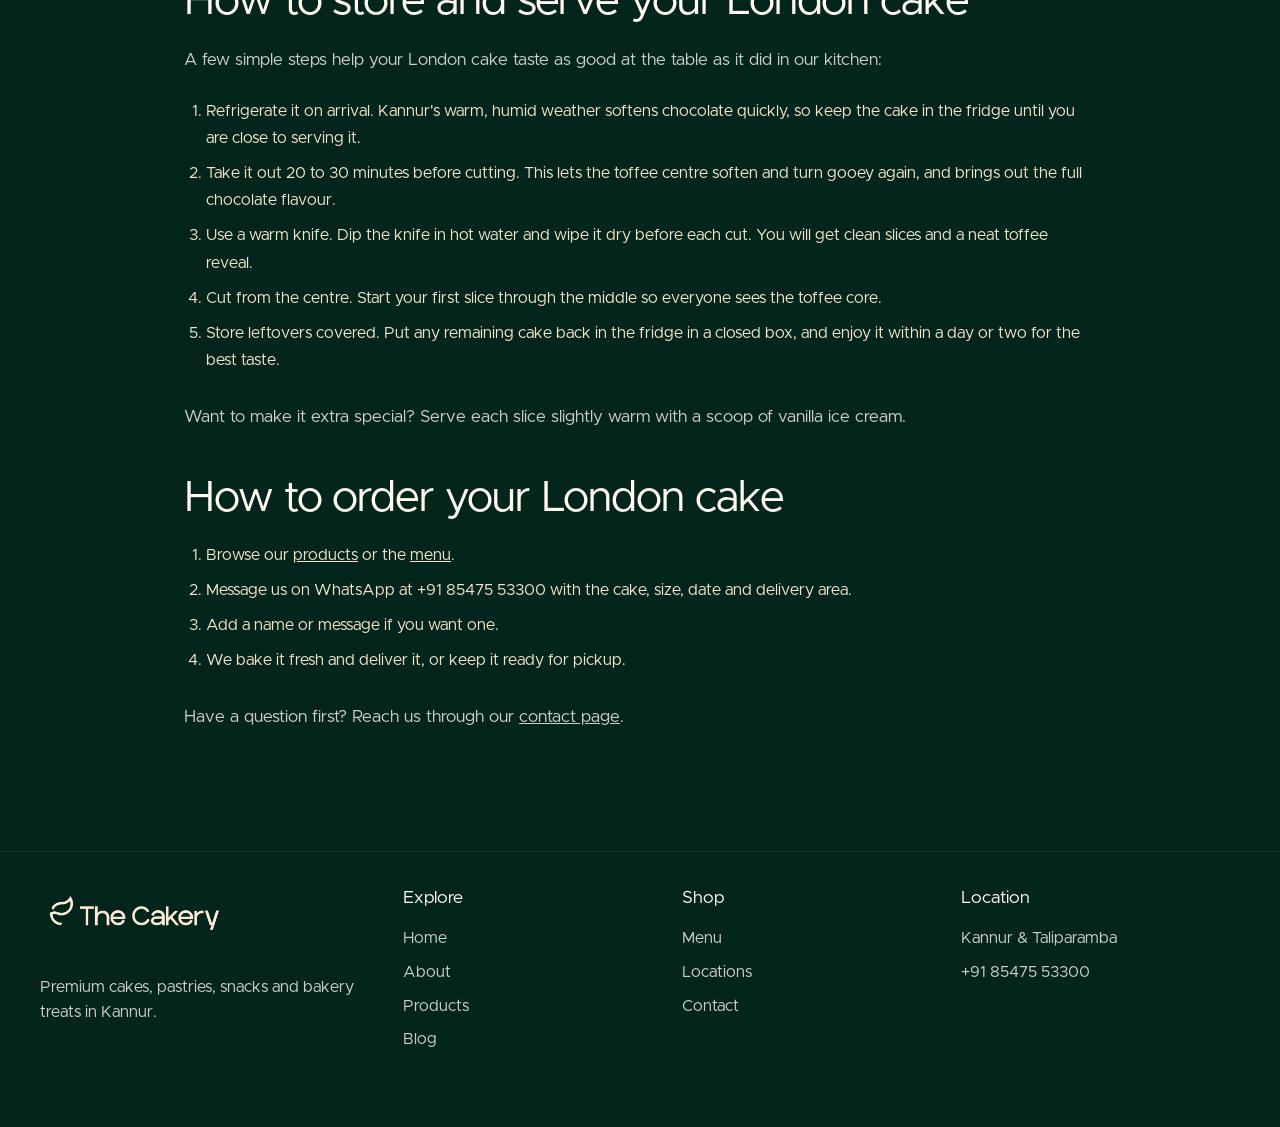
<file: blog/london-cake-in-kannur/index.html>
<!DOCTYPE html>
<html lang="en">
<head>
  <meta charset="UTF-8" />
  <meta name="viewport" content="width=device-width, initial-scale=1.0" />
  <title>London Cake in Kannur | Chocolate Cake with a Toffee Centre – The Cakery</title>
  <meta name="description" content="Try the London cake in Kannur at The Cakery: dark chocolate layers with a hidden toffee centre. Free delivery within 20 km. Order on WhatsApp." />
  <link rel="canonical" href="https://www.thecakery.in/blog/london-cake-in-kannur/" />
  <link rel="icon" href="/assets/Cakery-fav-icon.png" />
  <link rel="stylesheet" href="/site-pages.css" />
  <meta property="og:type" content="article" />
  <meta property="og:site_name" content="The Cakery" />
  <meta property="og:title" content="London Cake in Kannur | Chocolate Cake with a Toffee Centre – The Cakery" />
  <meta property="og:description" content="Dark chocolate layers with a hidden, golden toffee centre—now fresh from The Cakery in Kannur." />
  <meta property="og:url" content="https://www.thecakery.in/blog/london-cake-in-kannur/" />
  <meta property="og:image" content="https://www.thecakery.in/assets/dessert-cards/dessert-card-11.jpg" />
  <meta property="og:image:alt" content="London chocolate cake with a golden toffee centre from The Cakery in Kannur" />
  <meta property="og:image:width" content="1365" />
  <meta property="og:image:height" content="768" />
  <meta name="twitter:card" content="summary_large_image" />
  <meta name="twitter:title" content="London Cake in Kannur | The Cakery" />
  <meta name="twitter:description" content="Rich chocolate cake with a hidden buttery toffee centre, baked fresh in Kannur." />
  <meta name="twitter:image" content="https://www.thecakery.in/assets/dessert-cards/dessert-card-11.jpg" />
  <script type="application/ld+json">
  {
    "@context":"https://schema.org",
    "@graph":[
      {
        "@type":"Article",
        "@id":"https://www.thecakery.in/blog/london-cake-in-kannur/#article",
        "headline":"London Cake in Kannur: Rich Chocolate and a Hidden Toffee Centre",
        "description":"Try the London cake in Kannur at The Cakery: dark chocolate layers with a hidden toffee centre.",
        "image":"https://www.thecakery.in/assets/dessert-cards/dessert-card-11.jpg",
        "author":{"@type":"Organization","name":"The Cakery","url":"https://www.thecakery.in/"},
        "publisher":{"@type":"Organization","name":"The Cakery","logo":{"@type":"ImageObject","url":"https://www.thecakery.in/assets/cakery-logo-transparent.png"}},
        "mainEntityOfPage":"https://www.thecakery.in/blog/london-cake-in-kannur/",
        "datePublished":"2026-11-24",
        "dateModified":"2026-11-24"
      },
      {
        "@type":"BreadcrumbList",
        "itemListElement":[
          {"@type":"ListItem","position":1,"name":"Home","item":"https://www.thecakery.in/"},
          {"@type":"ListItem","position":2,"name":"Blog","item":"https://www.thecakery.in/blog/"},
          {"@type":"ListItem","position":3,"name":"London Cake in Kannur","item":"https://www.thecakery.in/blog/london-cake-in-kannur/"}
        ]
      }
    ]
  }
  </script>
  <style>
    html{scroll-behavior:smooth}
    .article-page{background:var(--green-900);color:var(--beige-100);overflow-x:hidden}
    .article-page .nav-shell{color:var(--beige-100)}
    .article-hero{padding:38px 0 52px;background:var(--green-900);color:var(--beige-100)}
    .article-shell{width:min(1180px,calc(100% - 32px));margin-inline:auto}
    .breadcrumb{display:flex;flex-wrap:wrap;gap:8px;margin:20px 0 34px;color:rgba(255,250,244,.68);font-size:.82rem}
    .breadcrumb a:hover{text-decoration:underline}
    .article-hero-grid{display:grid;grid-template-columns:minmax(0,.9fr) minmax(320px,1.1fr);align-items:center;gap:clamp(28px,6vw,72px)}
    .article-kicker{color:var(--beige-300);text-transform:uppercase;letter-spacing:.16em;font-size:.72rem}
    .article-hero h1{max-width:760px;margin:18px 0;font-size:clamp(2.6rem,6vw,5.6rem);line-height:.98;letter-spacing:-.045em}
    .article-deck{max-width:620px;margin:0;color:var(--text-soft);font-size:clamp(1rem,1.5vw,1.2rem)}
    .article-hero-image{overflow:hidden;border-radius:24px;box-shadow:0 24px 70px rgba(4,37,28,.25)}
    .article-hero-image img{width:100%;height:auto;aspect-ratio:16/10;object-fit:cover}
    .article-layout{display:grid;grid-template-columns:220px minmax(0,760px);justify-content:center;gap:clamp(32px,7vw,84px);padding:76px 0 110px}
    .article-toc{align-self:start;position:sticky;top:112px}
    .article-toc span{display:block;margin-bottom:12px;color:var(--green-700);font-size:.72rem;font-weight:700;letter-spacing:.14em;text-transform:uppercase}
    .article-toc a{display:block;padding:7px 0;border-bottom:1px solid var(--beige-200);color:var(--green-800);font-size:.86rem}
    .article-body{min-width:0}
    .article-body p{margin:0 0 22px;color:var(--text-soft);font-size:1.06rem;line-height:1.82}
    .article-body h2{margin:54px 0 18px;color:var(--beige-100);font-size:clamp(1.8rem,4vw,2.7rem);line-height:1.12;letter-spacing:-.025em}
    .article-body h3{margin:30px 0 12px;color:var(--beige-200);font-size:1.35rem}
    .article-body ul,.article-body ol{margin:0 0 28px;padding-left:22px;color:var(--beige-200)}
    .article-body li{margin:8px 0;line-height:1.7}
    .intro-lead:first-letter{float:left;margin:.08em .12em 0 0;color:var(--beige-300);font-size:4.2rem;line-height:.78}
    .pullquote{margin:42px 0;padding:28px 32px;border-left:3px solid var(--beige-400);background:var(--green-800);color:var(--beige-100);font-family:Georgia,serif;font-size:1.55rem;line-height:1.45}
    .table-wrap{margin:28px 0 38px;overflow-x:auto;border:1px solid var(--border);border-radius:16px;background:var(--green-800)}
    .comparison-table{width:100%;min-width:620px;border-collapse:collapse;text-align:left}
    .comparison-table th{padding:16px;background:var(--green-900);color:var(--beige-100)}
    .comparison-table td{padding:16px;border-top:1px solid var(--border);color:var(--beige-200)}
    .comparison-table tr td:first-child{font-weight:700;color:var(--beige-100)}
    .recommendations{margin-top:48px}
    .recommendation-grid{display:grid;grid-template-columns:repeat(4,minmax(0,1fr));gap:14px;margin-top:18px}
    .recommendation-card{overflow:hidden;border:1px solid var(--border);border-radius:16px;background:var(--green-800)}
    .recommendation-card img{width:100%;height:150px;object-fit:cover}
    .recommendation-card div{padding:16px}
    .recommendation-card h3{margin:0 0 6px;font-size:1rem}
    .recommendation-card p{margin:0 0 12px;font-size:.82rem;line-height:1.45}
    .recommendation-card a{color:var(--beige-300);font-size:.82rem;font-weight:700}
    .recommendation-card h3{color:var(--beige-100)}
    .back-blog{display:inline-block;margin-bottom:22px;color:var(--beige-300);font-size:.85rem}
    @media(max-width:980px){
      .article-hero-grid{grid-template-columns:1fr}
      .article-hero-image{max-height:460px}
      .article-layout{grid-template-columns:1fr}
      .article-toc{display:none}
      .recommendation-grid{grid-template-columns:repeat(2,minmax(0,1fr))}
    }
    @media(max-width:640px){
      .article-hero{padding-top:24px}
      .article-hero h1{font-size:2.55rem}
      .article-layout{padding:48px 0 70px}
      .article-body p{font-size:1rem}
      .pullquote{padding:22px;font-size:1.28rem}
      .recommendation-grid{grid-template-columns:1fr}
      .recommendation-card img{height:210px}
    }
    .article-page{background:var(--green-900);color:var(--beige-100)}
    .article-page .site-header{background:var(--green-900)}
    .article-hero{padding:0;background:var(--green-900);color:var(--beige-100)}
    .article-shell{width:min(912px,calc(100% - 40px))}
    .breadcrumb{margin:22px 0 34px;color:var(--text-muted);font-size:.86rem}
    .breadcrumb a:hover,.breadcrumb span[aria-current=page]{color:var(--beige-300)}
    .article-hero-grid{display:block}
    .article-masthead{padding-bottom:28px}
    .article-kicker{color:var(--beige-300);font-weight:700;letter-spacing:.13em}
    .article-hero h1{max-width:900px;margin:17px 0 24px;color:var(--beige-100);font-size:clamp(2.6rem,6.2vw,3.8rem);line-height:1.12;letter-spacing:-.045em}
    .article-meta{display:flex;align-items:center;flex-wrap:wrap;gap:14px;color:var(--text-muted);font-size:.9rem}
    .article-author{display:inline-flex;align-items:center;gap:10px;color:var(--beige-100)}
    .author-mark{display:grid;width:36px;height:36px;place-items:center;border-radius:50%;background:var(--green-700);color:var(--beige-100);font-size:.82rem;font-weight:700}
    .article-meta-separator{color:var(--text-muted)}
    .article-meta .blog-category{background:var(--beige-200);color:var(--green-800)}
    .article-divider{height:1px;margin:27px 0 34px;border:0;background:var(--border)}
    .article-cover{overflow:hidden;margin:0;border-radius:22px;background:var(--green-800);box-shadow:0 18px 44px rgba(4,37,28,.2)}
    .article-cover img{display:block;width:100%;height:auto;max-height:520px;aspect-ratio:16/9;object-fit:cover}
    .article-layout{display:block;padding:52px 0 96px}
    .article-toc{display:none}
    .article-body h2{margin-top:42px}
    .article-body section:first-child h2{margin-top:0}
    .back-blog{margin:0 0 18px;color:var(--beige-300)}
    .article-hero .back-blog{display:none}
    @media(max-width:640px){
      .article-shell{width:calc(100% - 32px)}
      .breadcrumb{margin:20px 0 26px}
      .article-masthead{padding-bottom:22px}
      .article-hero h1{margin:14px 0 20px;font-size:2.35rem}
      .article-meta{gap:9px;font-size:.78rem}
      .article-meta-separator{display:none}
      .article-cover{border-radius:16px}
      .article-cover img{aspect-ratio:4/3}
      .article-layout{padding:38px 0 68px}
    }
  </style>
</head>
<body class="article-page">
  <header class="site-header">
    <nav class="nav-shell" aria-label="Main navigation">
      <a href="/" class="brand" aria-label="The Cakery home"><img class="brand-logo" src="/assets/cakery-logo-transparent.png" alt="The Cakery" /></a>
      <ul class="nav-main" aria-label="Desktop navigation">
        <li class="nav-item"><a href="/">Home</a></li><li class="nav-item"><a href="/about/">About</a></li><li class="nav-item"><a href="/products/">Products</a></li><li class="nav-item"><a href="/contact/">Contact</a></li>
      </ul>
      <div class="nav-actions">
        <a class="icon-button wishlist-link" href="/wishlist/" aria-label="View your wishlist"><svg class="icon" viewBox="0 0 24 24" fill="none" stroke="currentColor" stroke-width="1.8"><path d="M20.8 8.8c0 5.3-8.8 10.2-8.8 10.2S3.2 14.1 3.2 8.8A4.8 4.8 0 0 1 12 6.1a4.8 4.8 0 0 1 8.8 2.7Z"></path></svg></a>
        <a class="icon-button cart-btn" href="/cart/" aria-label="View your cart"><svg class="icon" viewBox="0 0 24 24" fill="none" stroke="currentColor" stroke-width="1.8"><circle cx="9" cy="19" r="1.4"></circle><circle cx="17" cy="19" r="1.4"></circle><path d="M3 4h2l2.7 10.2a1 1 0 0 0 1 .8h8.9a1 1 0 0 0 1-.76L20 7.5H7"></path></svg></a>
        <a href="tel:+918547553300" class="primary-btn">Order Now</a>
        <button class="icon-button mobile-toggle" type="button" aria-label="Open menu" aria-expanded="false"><svg class="icon" viewBox="0 0 24 24" fill="none" stroke="currentColor" stroke-width="1.8"><path d="M3 7h18M3 12h18M3 17h18"></path></svg></button>
      </div>
    </nav>
  </header>
  <div class="mobile-menu" aria-hidden="true"><div class="mobile-menu-inner"><div class="mobile-head"><a href="/" class="brand"><img class="brand-logo" src="/assets/cakery-logo-transparent.png" alt="The Cakery" /></a><button class="close-menu" type="button" aria-label="Close navigation">✕</button></div><ul class="mobile-list"><li class="mobile-item"><a href="/"><span>Home</span><span>01</span></a></li><li class="mobile-item"><a href="/about/"><span>About</span><span>02</span></a></li><li class="mobile-item"><a href="/products/"><span>Products</span><span>03</span></a></li><li class="mobile-item"><a href="/contact/"><span>Contact</span><span>04</span></a></li></ul></div></div>
  <main>
    <section class="article-hero">
      <div class="article-shell">
        <nav class="breadcrumb" aria-label="Breadcrumb"><a href="/">Home</a><span>/</span><a href="/blog/">Blog</a><span>/</span><span aria-current="page">London Cake in Kannur</span></nav>
        <div class="article-hero-grid">
          <div class="article-masthead">
            <span class="article-kicker">The Cakery Journal</span>
            <h1>London Cake in Kannur: Rich Chocolate and a Hidden Toffee Centre</h1>
            <div class="article-meta" aria-label="Article information">
              <span class="article-author"><span class="author-mark" aria-hidden="true">C</span><strong>The Cakery</strong></span>
              <span class="article-meta-separator" aria-hidden="true">·</span>
              <time datetime="2026-11-24">Nov 24, 2026</time>
              <span class="article-meta-separator" aria-hidden="true">·</span>
              <span>6 min read</span>
              <span class="article-meta-separator" aria-hidden="true">·</span>
              <span class="blog-category">Chocolate cakes</span>
            </div>
            <hr class="article-divider" />
          </div>
          <figure class="article-cover"><img src="/assets/dessert-cards/dessert-card-11.jpg" alt="London chocolate cake with a golden toffee centre from The Cakery" width="1365" height="768" fetchpriority="high" /></figure>
        </div>
      </div>
    </section>
    <article class="article-shell article-layout">
      <div class="article-body">
        <a class="back-blog" href="/blog/">← Back to all stories</a>
        <section id="introduction">
          <h2>Introduction</h2>
          <p class="intro-lead">Some cakes look good. The London cake looks good and keeps a secret. From the outside it is a dark, glossy chocolate cake. Cut into it and a soft, golden toffee centre spills out, warm-tasting, buttery and just a little salty against the chocolate.</p>
          <p>The London-style chocolate and caramel cake took over social media feeds this year, and Kannur has been asking for it. Now you can get it fresh from The Cakery, baked in Kannur and delivered to your door.</p>
        </section>
        <section id="what-is-london-cake">
          <h2>What is a London cake?</h2>
          <p>The London cake is a chocolate cake built for people who think a chocolate cake can never be too rich. It pairs moist chocolate sponge and smooth chocolate layers with a toffee core hidden in the middle.</p>
          <p>That contrast is the whole point:</p>
          <ul><li>Rich chocolate for depth and that slightly bitter cocoa finish.</li><li>A hidden toffee centre for sweetness, butteriness and a soft, gooey texture.</li><li>The reveal, because the first slice is always the best moment at any party.</li></ul>
          <p>It is the kind of cake people photograph before they eat it and then go back for a second slice.</p>
        </section>
        <section id="comparison">
          <h2>London cake vs. a regular chocolate cake</h2>
          <p>A regular chocolate cake is all about the sponge and the frosting. It is soft, sweet and familiar, and every bite tastes more or less the same. The London cake keeps everything you love about a chocolate cake and adds a second texture right in the middle.</p>
          <div class="table-wrap" role="region" aria-label="London cake comparison table" tabindex="0">
            <table class="comparison-table">
              <thead><tr><th>Feature</th><th>Regular chocolate cake</th><th>London cake</th></tr></thead>
              <tbody><tr><td>Flavour</td><td>Sweet chocolate</td><td>Deep chocolate plus buttery, slightly salty toffee</td></tr><tr><td>Texture</td><td>Soft sponge and cream</td><td>Soft sponge, smooth chocolate and a gooey toffee core</td></tr><tr><td>The first cut</td><td>Looks the same inside and out</td><td>Reveals a hidden golden centre</td></tr><tr><td>Best for</td><td>Everyday treats</td><td>Celebrations where you want a wow moment</td></tr></tbody>
            </table>
          </div>
          <p>If you usually order a chocolate truffle cake, the London cake is the natural next step. It is just as rich, but the toffee keeps each bite interesting, from the first slice to the last.</p>
        </section>
        <section id="why-kannur">
          <h2>Why is Kannur falling for it?</h2>
          <p>Kannur loves its celebrations, and a celebration needs a cake that stands out on the table. The London cake does three things well:</p>
          <ul><li>It surprises your guests. Nobody expects the toffee until the knife goes in.</li><li>It suits every age. Kids love the gooey centre; adults love the deep chocolate.</li><li>It works for any occasion. Birthdays, anniversaries, office parties, a Friday night treat, or simply because it has been a long week.</li></ul>
          <h3>Baked fresh at The Cakery</h3>
          <p>The Cakery bakes cakes, pastries, brownies, jar cakes and snacks for Kannur and nearby towns. Every London cake is made to order, so the chocolate is fresh and the toffee centre stays soft.</p>
          <p>Want something personal? We also make custom cakes starting from ₹700, so you can add a name, a message or a theme to your London cake.</p>
        </section>
        <section class="recommendations">
          <h2>More cakes chocolate lovers enjoy</h2>
          <p>If the London cake is your style, these favourites from our cake range are worth a try too. See the full list, including desserts and jar cakes, on our <a href="/menu/" style="font-weight:700;text-decoration:underline">menu page</a>.</p>
          <div class="recommendation-grid">
            <article class="recommendation-card"><a href="/products/"><img src="/assets/Cake collection home/snickers cake.jpeg" alt="Snickers cake with chocolate and caramel" width="1366" height="768" loading="lazy" /></a><div><h3>Snickers Cake</h3><p>Chocolate, caramel and peanuts. From ₹1,500.</p><a href="/products/">View on products →</a></div></article>
            <article class="recommendation-card"><a href="/products/"><img src="/assets/Cake collection home/kitkat.jpeg" alt="KitKat cake wrapped with wafer fingers" width="1367" height="768" loading="lazy" /></a><div><h3>KitKat Cake</h3><p>A crowd-pleaser wrapped in KitKat fingers. From ₹1,500.</p><a href="/products/">View on products →</a></div></article>
            <article class="recommendation-card"><a href="/products/"><img src="/assets/Cake collection home/Black forest.png" alt="Black Forest cake by The Cakery" width="1366" height="768" loading="lazy" /></a><div><h3>Black Forest</h3><p>Our best seller, a timeless classic. From ₹800.</p><a href="/products/">View on products →</a></div></article>
            <article class="recommendation-card"><a href="/products/"><img src="/assets/Cake collection home/pista cake.jpeg" alt="Pistachio cheese cake from The Cakery" width="1366" height="768" loading="lazy" /></a><div><h3>Pistachio Cheese Cake</h3><p>Creamy, nutty and luxurious. From ₹1,900.</p><a href="/products/">View on products →</a></div></article>
          </div>
        </section>
        <section id="occasions">
          <h2>Perfect occasions for a London cake</h2>
          <p>The London cake fits almost any celebration, but it really shines at these:</p>
          <h3>Birthdays</h3><p>The hidden toffee centre makes the cake-cutting moment the highlight of the party. Add a name on top with our custom cake option.</p>
          <h3>Midnight surprises</h3><p>We are open until 1:00 AM, so a late-night London cake for a friend or partner is easy to plan.</p>
          <h3>Anniversaries</h3><p>Rich, indulgent and a little unexpected, which is a good way to describe a long relationship too.</p>
          <h3>Office parties and team wins</h3><p>A cake that gets everyone talking is a good way to celebrate a launch, a promotion or a farewell.</p>
          <h3>Family get-togethers</h3><p>After a big Kannur lunch, a slice of dark chocolate and toffee is the sweet ending everyone waits for.</p>
          <h3>Just because</h3><p>You do not need an occasion. A long week is reason enough.</p>
        </section>
        <section id="delivery">
          <h2>Free delivery across Kannur</h2>
          <p>We offer free delivery within 20 km of our branches, subject to service availability. Not sure if your area is covered? Send your location on WhatsApp, and we will confirm.</p>
          <p>You can also pick up your cake from one of our locations:</p>
          <ul><li><strong>Kannur:</strong> SN Park Road, Kannur 670001.</li><li><strong>Taliparamba:</strong> Velapuram, Taliparamba 670141.</li></ul>
          <p>We are open 9:00 AM to 1:00 AM every day, which makes us a good choice for last-minute and midnight birthday cakes.</p>
        </section>
        <section id="store-serve">
          <h2>How to store and serve your London cake</h2>
          <p>A few simple steps help your London cake taste as good at the table as it did in our kitchen:</p>
          <ol><li>Refrigerate it on arrival. Kannur's warm, humid weather softens chocolate quickly, so keep the cake in the fridge until you are close to serving it.</li><li>Take it out 20 to 30 minutes before cutting. This lets the toffee centre soften and turn gooey again, and brings out the full chocolate flavour.</li><li>Use a warm knife. Dip the knife in hot water and wipe it dry before each cut. You will get clean slices and a neat toffee reveal.</li><li>Cut from the centre. Start your first slice through the middle so everyone sees the toffee core.</li><li>Store leftovers covered. Put any remaining cake back in the fridge in a closed box, and enjoy it within a day or two for the best taste.</li></ol>
          <p>Want to make it extra special? Serve each slice slightly warm with a scoop of vanilla ice cream.</p>
        </section>
        <section id="order">
          <h2>How to order your London cake</h2>
          <ol><li>Browse our <a href="/products/" style="font-weight:700;text-decoration:underline">products</a> or the <a href="/menu/" style="font-weight:700;text-decoration:underline">menu</a>.</li><li>Message us on WhatsApp at <a href="tel:+918547553300" style="font-weight:700">+91 85475 53300</a> with the cake, size, date and delivery area.</li><li>Add a name or message if you want one.</li><li>We bake it fresh and deliver it, or keep it ready for pickup.</li></ol>
          <p>Have a question first? Reach us through our <a href="/contact/" style="font-weight:700;text-decoration:underline">contact page</a>.</p>
        </section>
      </div>
    </article>
  </main>
  <footer class="footer"><div class="container footer-grid"><div><a href="/" class="brand"><img class="brand-logo" src="/assets/cakery-logo-transparent.png" alt="The Cakery" /></a><p>Premium cakes, pastries, snacks and bakery treats in Kannur.</p></div><div><h3>Explore</h3><ul class="footer-links"><li><a href="/">Home</a></li><li><a href="/about/">About</a></li><li><a href="/products/">Products</a></li><li><a href="/blog/">Blog</a></li></ul></div><div><h3>Shop</h3><ul class="footer-links"><li><a href="/menu/">Menu</a></li><li><a href="/locations/">Locations</a></li><li><a href="/contact/">Contact</a></li></ul></div><div><h3>Location</h3><ul class="footer-links"><li><a href="/locations/">Kannur &amp; Taliparamba</a></li><li><a href="tel:+918547553300">+91 85475 53300</a></li></ul></div></div></footer>
  <script src="/site-pages.js"></script>
</body>
</html>
</file>
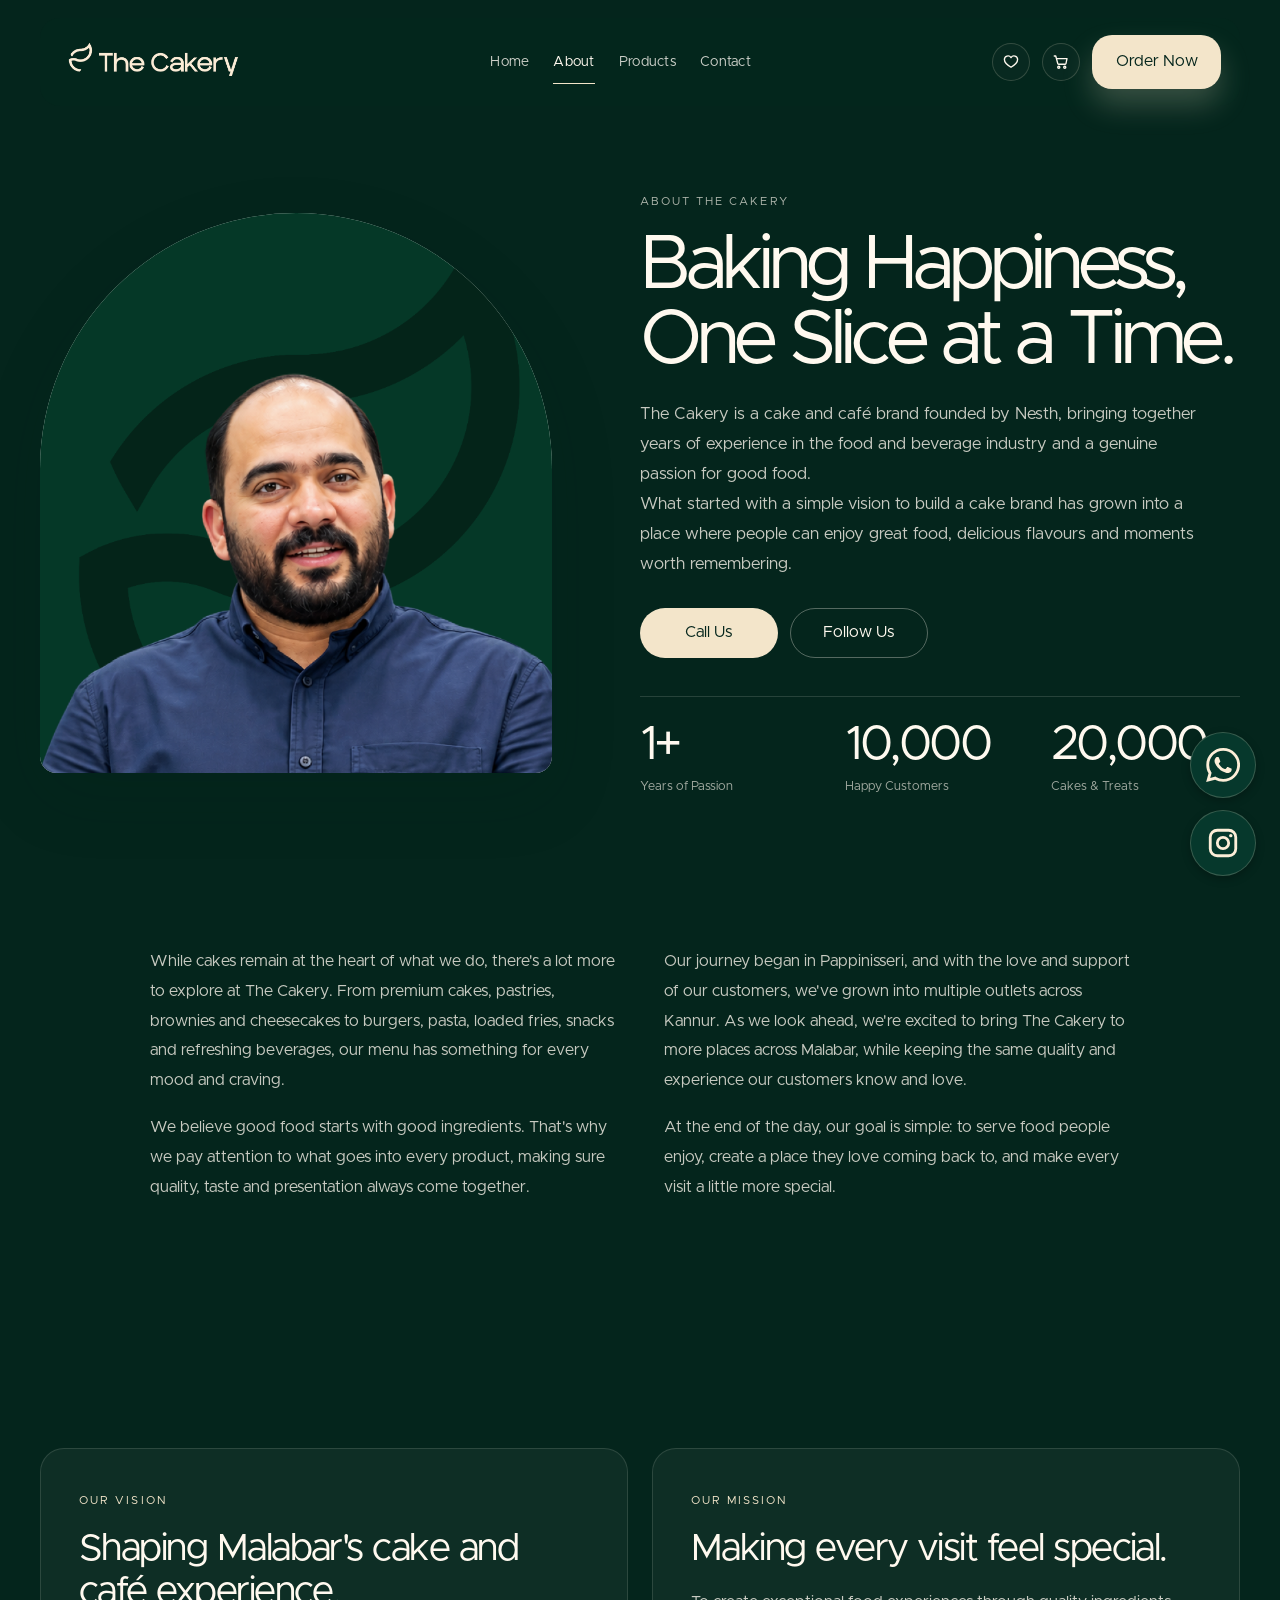
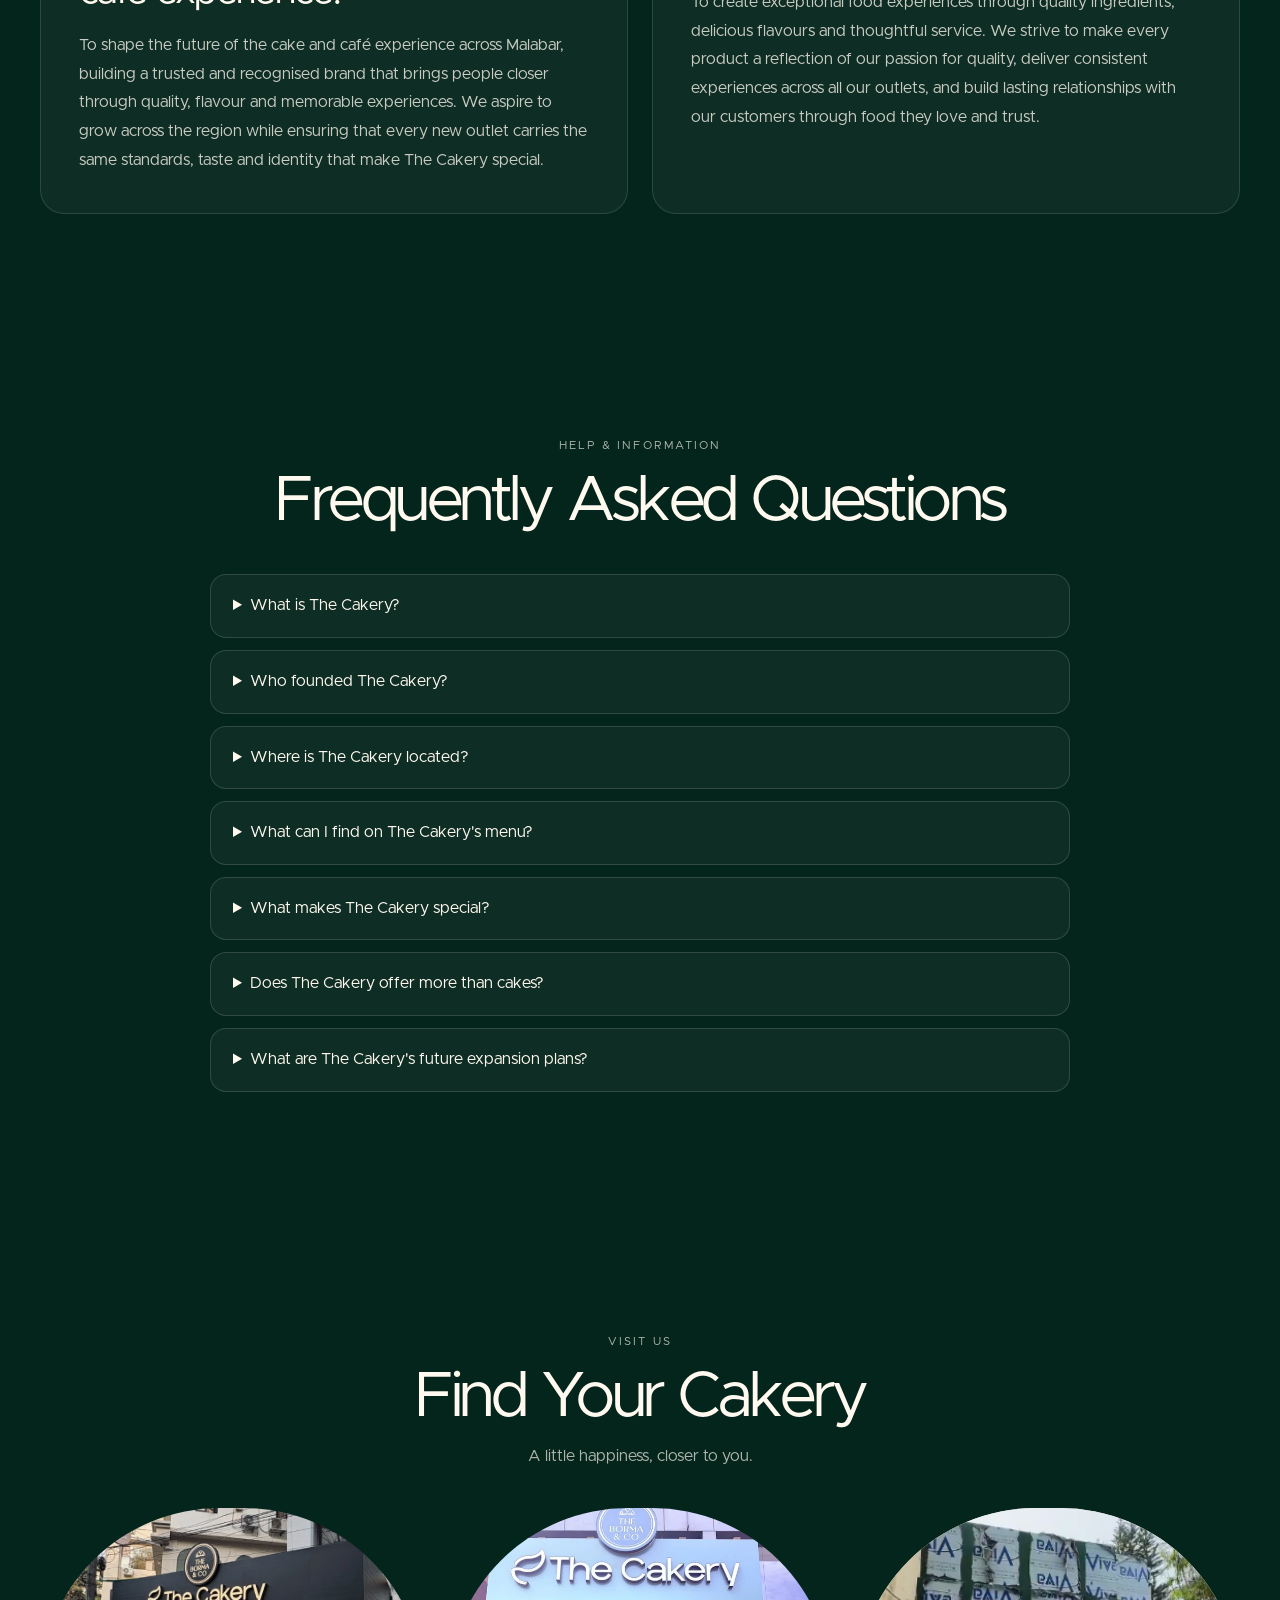
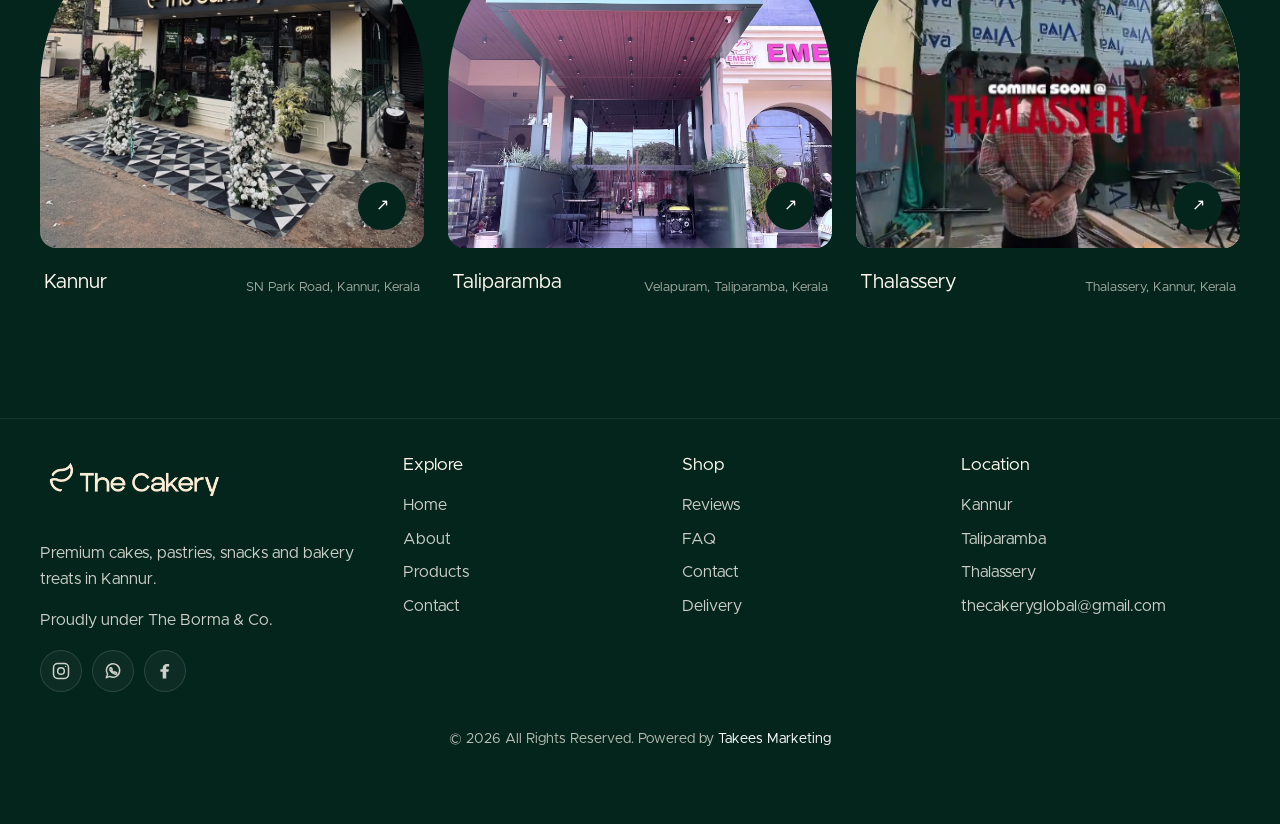
<file: about.html>
<!DOCTYPE html>
<html lang="en">
<head>
  <meta charset="UTF-8" />
  <meta name="viewport" content="width=device-width, initial-scale=1.0" />
  <meta name="description" content="Learn about The Cakery, our vision, mission and presence across Pappinisseri, Taliparamba and Kannur." />
  <link rel="canonical" href="https://thecakery.in/about/" />
  <link rel="icon" href="/assets/Cakery-fav-icon.png" />
  <link rel="stylesheet" href="/site-pages.css" />
  <title>About The Cakery | Cakes in Kannur</title>
</head>
<body>
  <header class="site-header">
    <nav class="nav-shell" aria-label="Main navigation">
      <a href="/" class="brand" aria-label="The Cakery home">
        <img class="brand-logo" src="/assets/cakery-logo-transparent.png" alt="The Cakery" />
      </a>
      <ul class="nav-main" aria-label="Desktop navigation">
        <li class="nav-item"><a href="/">Home</a></li>
        <li class="nav-item active"><a href="/about/" aria-current="page">About</a></li>
        <li class="nav-item"><a href="/products/">Products</a></li>
        <li class="nav-item"><a href="/contact/">Contact</a></li>
      </ul>
      <div class="nav-actions">
        <a class="icon-button wishlist-link" href="/wishlist/" aria-label="View your wishlist">
          <svg class="icon" viewBox="0 0 24 24" fill="none" stroke="currentColor" stroke-width="1.8" stroke-linecap="round" stroke-linejoin="round" aria-hidden="true">
            <path d="M20.8 8.8c0 5.3-8.8 10.2-8.8 10.2S3.2 14.1 3.2 8.8A4.8 4.8 0 0 1 12 6.1a4.8 4.8 0 0 1 8.8 2.7Z"></path>
          </svg>
        </a>
        <a class="icon-button cart-btn" href="/cart/" aria-label="View your cart">
          <svg class="icon" viewBox="0 0 24 24" fill="none" stroke="currentColor" stroke-width="1.8" stroke-linecap="round" stroke-linejoin="round" aria-hidden="true">
            <circle cx="9" cy="19" r="1.4"></circle>
            <circle cx="17" cy="19" r="1.4"></circle>
            <path d="M3 4h2l2.7 10.2a1 1 0 0 0 1 .8h8.9a1 1 0 0 0 1-.76L20 7.5H7"></path>
          </svg>
        </a>
        <a href="tel:+918547553300" class="primary-btn">Order Now</a>
        <button class="icon-button mobile-toggle" type="button" aria-label="Open menu" aria-expanded="false">
          <svg class="icon" viewBox="0 0 24 24" fill="none" stroke="currentColor" stroke-width="1.8" stroke-linecap="round" aria-hidden="true">
            <path d="M3 7h18M3 12h18M3 17h18"></path>
          </svg>
        </button>
      </div>
    </nav>
  </header>

  <div class="mobile-menu" aria-hidden="true">
    <div class="mobile-menu-inner">
      <div class="mobile-head">
        <a href="/" class="brand" aria-label="The Cakery home">
          <img class="brand-logo" src="/assets/cakery-logo-transparent.png" alt="The Cakery" />
        </a>
        <button class="close-menu" type="button" aria-label="Close navigation">✕</button>
      </div>
      <ul class="mobile-list">
        <li class="mobile-item"><a href="/"><span>Home</span><span>01</span></a></li>
        <li class="mobile-item"><a href="/about/" aria-current="page"><span>About</span><span>02</span></a></li>
        <li class="mobile-item"><a href="/products/"><span>Products</span><span>03</span></a></li>
        <li class="mobile-item"><a href="/contact/"><span>Contact</span><span>04</span></a></li>
      </ul>
      <div class="mobile-order">
        <a href="tel:+918547553300" class="primary-btn" style="width: 100%;">Order Now</a>
      </div>
    </div>
  </div>

  <main class="about-page">
    <section class="about-hero" aria-labelledby="about-title">
      <div class="about-hero-shell">
        <div class="about-hero-media">
          <img src="/assets/cakery-founder.png" alt="Nesth, founder of The Cakery" fetchpriority="high" />
        </div>
        <div class="about-hero-copy">
          <span class="eyebrow">About The Cakery</span>
          <h1 id="about-title">Baking Happiness,<br />One Slice at a Time.</h1>
          <p>The Cakery is a cake and café brand founded by Nesth, bringing together years of experience in the food and beverage industry and a genuine passion for good food.</p>
          <p>What started with a simple vision to build a cake brand has grown into a place where people can enjoy great food, delicious flavours and moments worth remembering.</p>
          <div class="about-hero-actions">
            <a class="about-btn about-btn-solid" href="tel:+918547553300">Call Us</a>
            <a class="about-btn about-btn-outline" href="https://www.instagram.com/the_cakery.in/" target="_blank" rel="noopener noreferrer">Follow Us</a>
          </div>
          <div class="about-counters" aria-label="The Cakery highlights">
            <div class="about-counter"><strong data-counter="1" data-suffix="+">1+</strong><span>Years of Passion</span></div>
            <div class="about-counter"><strong data-counter="10000" data-suffix="">10,000</strong><span>Happy Customers</span></div>
            <div class="about-counter"><strong data-counter="20000" data-suffix="">20,000</strong><span>Cakes &amp; Treats</span></div>
          </div>
        </div>
      </div>
    </section>

    <section class="about-story" aria-label="Our story">
      <div class="about-section-shell story-copy">
        <p>While cakes remain at the heart of what we do, there's a lot more to explore at The Cakery. From premium cakes, pastries, brownies and cheesecakes to burgers, pasta, loaded fries, snacks and refreshing beverages, our menu has something for every mood and craving.</p>
        <p>We believe good food starts with good ingredients. That's why we pay attention to what goes into every product, making sure quality, taste and presentation always come together.</p>
        <p>Our journey began in Pappinisseri, and with the love and support of our customers, we've grown into multiple outlets across Kannur. As we look ahead, we're excited to bring The Cakery to more places across Malabar, while keeping the same quality and experience our customers know and love.</p>
        <p>At the end of the day, our goal is simple: to serve food people enjoy, create a place they love coming back to, and make every visit a little more special.</p>
      </div>
    </section>

    <section class="about-purpose" aria-label="Our vision and mission">
      <div class="about-section-shell purpose-grid">
        <article class="purpose-card">
          <span class="eyebrow">Our Vision</span>
          <h2>Shaping Malabar's cake and café experience.</h2>
          <p>To shape the future of the cake and café experience across Malabar, building a trusted and recognised brand that brings people closer through quality, flavour and memorable experiences. We aspire to grow across the region while ensuring that every new outlet carries the same standards, taste and identity that make The Cakery special.</p>
        </article>
        <article class="purpose-card">
          <span class="eyebrow">Our Mission</span>
          <h2>Making every visit feel special.</h2>
          <p>To create exceptional food experiences through quality ingredients, delicious flavours and thoughtful service. We strive to make every product a reflection of our passion for quality, deliver consistent experiences across all our outlets, and build lasting relationships with our customers through food they love and trust.</p>
        </article>
      </div>
    </section>

    <section class="about-faq" aria-labelledby="faq-title">
      <div class="about-section-shell">
        <header class="about-section-heading">
          <span class="eyebrow">Help &amp; information</span>
          <h2 id="faq-title">Frequently Asked Questions</h2>
        </header>
        <div class="faq-list">
          <details>
            <summary>What is The Cakery?</summary>
            <div class="faq-answer"><p>The Cakery is a cake and café brand offering premium cakes, pastries, desserts, snacks, burgers, pasta and a variety of beverages.</p></div>
          </details>
          <details>
            <summary>Who founded The Cakery?</summary>
            <div class="faq-answer"><p>The Cakery was founded by Nesth, bringing years of experience in the food and beverage industry and a passion for creating a quality-focused cake brand.</p></div>
          </details>
          <details>
            <summary>Where is The Cakery located?</summary>
            <div class="faq-answer"><p>The Cakery has outlets in Pappinisseri, Taliparamba and Kannur, Kerala.</p></div>
          </details>
          <details>
            <summary>What can I find on The Cakery's menu?</summary>
            <div class="faq-answer"><p>Our menu includes premium cakes, pastries, brownies, cheesecakes, burgers, pasta, loaded fries, snacks and refreshing beverages.</p></div>
          </details>
          <details>
            <summary>What makes The Cakery special?</summary>
            <div class="faq-answer"><p>We focus on quality ingredients, delicious flavours, consistent taste and customer satisfaction. Every product is prepared with attention to quality and presentation.</p></div>
          </details>
          <details>
            <summary>Does The Cakery offer more than cakes?</summary>
            <div class="faq-answer"><p>Yes! Along with our range of cakes and desserts, we offer a variety of savoury food options and beverages, making The Cakery a place to enjoy more than just sweet treats.</p></div>
          </details>
          <details>
            <summary>What are The Cakery's future expansion plans?</summary>
            <div class="faq-answer"><p>Our vision is to expand across the Malabar region, including Kasaragod, Kannur, Kozhikode, Malappuram and Wayanad, while maintaining the quality and experience our customers love.</p></div>
          </details>
        </div>
      </div>
    </section>

    <section class="about-locations" aria-labelledby="locations-title">
      <div class="about-section-shell">
        <header class="about-section-heading location-heading">
          <span class="eyebrow">Visit us</span>
          <h2 id="locations-title">Find Your Cakery</h2>
          <p>A little happiness, closer to you.</p>
        </header>
        <div class="location-grid">
          <article class="location-card">
            <a class="location-image" href="https://www.google.com/maps/place/The+Cakery/@11.8709391,75.3581511,17z/data=!3m1!4b1!4m6!3m5!1s0x3ba43d001789dff7:0xc208d4a071e9db2e!8m2!3d11.8709339!4d75.360726!16s%2Fg%2F11njfgp162?authuser=0&amp;entry=ttu&amp;g_ep=EgoyMDI2MTAwNy4wIKXMDSoASAFQAw%3D%3D" target="_blank" rel="noopener noreferrer" aria-label="Open The Cakery Kannur in Google Maps">
              <img src="/assets/cakery-kannur-storefront.png" alt="The Cakery Kannur storefront" loading="lazy" />
              <span aria-hidden="true">↗</span>
            </a>
            <div class="location-details">
              <h3>Kannur</h3>
              <p>SN Park Road, Kannur, Kerala</p>
            </div>
          </article>
          <article class="location-card">
            <a class="location-image" href="https://www.google.com/maps/place/The+Cakery,+Taliparamba/@12.0418126,75.3616029,17z/data=!3m1!4b1!4m6!3m5!1s0x3ba43f002e11816b:0x3c5f12e0c2ec7258!8m2!3d12.0418074!4d75.3641778!16s%2Fg%2F11zdbv_xpz?authuser=0&amp;entry=ttu&amp;g_ep=EgoyMDI2MTAwNy4wIKXMDSoASAFQAw%3D%3D" target="_blank" rel="noopener noreferrer" aria-label="Open The Cakery Taliparamba in Google Maps">
              <img src="/assets/cakery-taliparamba-storefront.png" alt="The Cakery Taliparamba storefront" loading="lazy" />
              <span aria-hidden="true">↗</span>
            </a>
            <div class="location-details">
              <h3>Taliparamba</h3>
              <p>Velapuram, Taliparamba, Kerala</p>
            </div>
          </article>
          <article class="location-card">
            <a class="location-image" href="/contact/" aria-label="View Pappinisseri location details">
              <img src="/assets/cakery-pappinisseri.png" alt="The Cakery Pappinisseri location" loading="lazy" />
              <span aria-hidden="true">↗</span>
            </a>
            <div class="location-details">
              <h3>Thalassery</h3>
              <p>Thalassery, Kannur, Kerala</p>
            </div>
          </article>
        </div>
      </div>
    </section>
  </main>

  <footer class="footer">
    <div class="container footer-grid">
      <div>
        <a href="/" class="brand" aria-label="The Cakery home">
          <img class="brand-logo" src="/assets/cakery-logo-transparent.png" alt="The Cakery" />
        </a>
        <p>Premium cakes, pastries, snacks and bakery treats in Kannur.</p>
        <p>Proudly under The Borma &amp; Co.</p>
        <div class="socials" aria-label="Social links">
          <a href="https://www.instagram.com/the_cakery.in/" target="_blank" rel="noopener noreferrer" aria-label="Instagram">
            <svg viewBox="0 0 24 24" fill="none" stroke="currentColor" stroke-width="1.8" stroke-linecap="round" stroke-linejoin="round" aria-hidden="true">
              <rect x="3" y="3" width="18" height="18" rx="5"></rect>
              <circle cx="12" cy="12" r="4"></circle>
              <circle cx="17.5" cy="6.5" r="0.7" fill="currentColor" stroke="none"></circle>
            </svg>
          </a>
          <a href="https://wa.me/918547553300" target="_blank" rel="noopener noreferrer" aria-label="WhatsApp">
            <svg viewBox="0 0 24 24" fill="none" stroke="currentColor" stroke-width="1.8" stroke-linecap="round" stroke-linejoin="round" aria-hidden="true">
              <path d="M20 11.5a8 8 0 0 1-11.8 7L4 20l1.5-4.1A8 8 0 1 1 20 11.5Z"></path>
              <path d="M8.5 8.5c.2-.5.5-.5.8-.5h.5c.2 0 .4.1.5.4l.7 1.6c.1.2.1.4-.1.6l-.5.6c.7 1.2 1.6 2 2.8 2.6l.5-.6c.2-.2.4-.2.7-.1l1.5.7c.3.1.4.3.4.5v.5c0 .3-.1.6-.5.8-.4.2-1 .3-1.6.1-2.6-.7-4.8-2.9-5.8-4.8-.3-.6-.1-1.4.1-1.9Z"></path>
            </svg>
          </a>
          <a href="https://www.facebook.com/share/1Kf7zpr5Tp/" target="_blank" rel="noopener noreferrer" aria-label="Facebook">
            <svg viewBox="0 0 24 24" fill="currentColor" aria-hidden="true">
              <path d="M13.5 21v-8h2.7l.4-3h-3.1V8.1c0-.9.3-1.5 1.6-1.5H17V3.9c-.6-.1-1.5-.2-2.6-.2-3.1 0-5.2 1.9-5.2 5.3V10H6.5v3h2.7v8h4.3Z"></path>
            </svg>
          </a>
        </div>
      </div>
      <div>
        <h3>Explore</h3>
        <ul class="footer-links">
          <li><a href="/">Home</a></li>
          <li><a href="/about/" aria-current="page">About</a></li>
          <li><a href="/products/">Products</a></li>
          <li><a href="/contact/">Contact</a></li>
        </ul>
      </div>
      <div>
        <h3>Shop</h3>
        <ul class="footer-links">
          <li><a href="/#reviews">Reviews</a></li>
          <li><a href="/about/#faq-title">FAQ</a></li>
          <li><a href="/contact/">Contact</a></li>
          <li><a href="tel:+918547553300">Delivery</a></li>
        </ul>
      </div>
      <div>
        <h3>Location</h3>
        <ul class="footer-links">
          <li><a href="https://www.google.com/maps/place/The+Cakery/@11.8709391,75.3581511,17z/data=!3m1!4b1!4m6!3m5!1s0x3ba43d001789dff7:0xc208d4a071e9db2e!8m2!3d11.8709339!4d75.360726!16s%2Fg%2F11njfgp162?authuser=0&amp;entry=ttu&amp;g_ep=EgoyMDI2MTAwNy4wIKXMDSoASAFQAw%3D%3D" target="_blank" rel="noopener noreferrer">Kannur</a></li>
          <li><a href="https://www.google.com/maps/place/The+Cakery,+Taliparamba/@12.0418126,75.3616029,17z/data=!3m1!4b1!4m6!3m5!1s0x3ba43f002e11816b:0x3c5f12e0c2ec7258!8m2!3d12.0418074!4d75.3641778!16s%2Fg%2F11zdbv_xpz?authuser=0&amp;entry=ttu&amp;g_ep=EgoyMDI2MTAwNy4wIKXMDSoASAFQAw%3D%3D" target="_blank" rel="noopener noreferrer">Taliparamba</a></li>
          <li>Thalassery</li>
          <li><a href="mailto:thecakeryglobal@gmail.com">thecakeryglobal@gmail.com</a></li>
        </ul>
      </div>
    </div>
    <footer class="site-footer">
      <p>© 2026 All Rights Reserved. Powered by <a href="https://takees.in" target="_blank" rel="noopener noreferrer">Takees Marketing</a></p>
    </footer>
  </footer>
  <div class="social-float" aria-label="Quick social links">
    <a href="https://wa.me/918547553300" class="social-icon" target="_blank" rel="noopener noreferrer" aria-label="WhatsApp">
      <svg viewBox="0 0 24 24" aria-hidden="true">
        <path fill="currentColor" d="M20.52 3.48A11.8 11.8 0 0 0 12.12 0C5.55 0 .2 5.35.2 11.92c0 2.1.55 4.15 1.6 5.96L.1 24l6.28-1.65a11.9 11.9 0 0 0 5.73 1.46h.01c6.57 0 11.92-5.35 11.92-11.92 0-3.18-1.24-6.17-3.52-8.41ZM12.12 21.8a9.9 9.9 0 0 1-5.05-1.39l-.36-.21-3.73.98.99-3.64-.24-.37a9.83 9.83 0 0 1-1.51-5.25c0-5.46 4.44-9.9 9.91-9.9a9.84 9.84 0 0 1 7.01 2.91 9.84 9.84 0 0 1 2.9 7.02c0 5.46-4.45 9.9-9.92 9.9Zm5.43-7.41c-.3-.15-1.77-.87-2.05-.97-.27-.1-.47-.15-.67.15-.2.3-.77.97-.94 1.17-.17.2-.35.22-.65.07-.3-.15-1.26-.46-2.4-1.47-.89-.79-1.49-1.77-1.67-2.07-.17-.3-.02-.46.13-.61.14-.13.3-.35.45-.52.15-.17.2-.3.3-.5.1-.2.05-.37-.03-.52-.07-.15-.67-1.62-.92-2.22-.24-.58-.49-.5-.67-.51h-.57c-.2 0-.52.07-.8.37-.27.3-1.04 1.02-1.04 2.49s1.07 2.89 1.22 3.09c.15.2 2.1 3.2 5.08 4.49.71.3 1.26.49 1.69.62.71.23 1.36.2 1.87.12.57-.08 1.77-.72 2.02-1.42.25-.7.25-1.3.17-1.42-.07-.12-.27-.2-.57-.35Z"/>
      </svg>
    </a>
    <a href="https://www.instagram.com/the_cakery.in/" class="social-icon" target="_blank" rel="noopener noreferrer" aria-label="Instagram">
      <svg viewBox="0 0 24 24" aria-hidden="true">
        <rect x="3" y="3" width="18" height="18" rx="5" fill="none" stroke="currentColor" stroke-width="2"/>
        <circle cx="12" cy="12" r="4" fill="none" stroke="currentColor" stroke-width="2"/>
        <circle cx="17.5" cy="6.8" r="1.2" fill="currentColor"/>
      </svg>
    </a>
  </div>
  <script>
    const counterSection = document.querySelector(".about-counters");
    const counterElements = document.querySelectorAll("[data-counter]");
    let countersStarted = false;

    function animateCounter(element) {
      const target = Number(element.dataset.counter);
      const suffix = element.dataset.suffix || "";
      const duration = 1600;
      const startTime = performance.now();

      function update(now) {
        const progress = Math.min((now - startTime) / duration, 1);
        const eased = 1 - Math.pow(1 - progress, 3);
        const value = Math.round(target * eased);
        element.textContent = value.toLocaleString("en-IN") + suffix;
        if (progress < 1) requestAnimationFrame(update);
      }

      requestAnimationFrame(update);
    }

    if (counterSection) {
      const counterObserver = new IntersectionObserver((entries) => {
        if (entries[0].isIntersecting && !countersStarted) {
          countersStarted = true;
          counterElements.forEach(animateCounter);
          counterObserver.disconnect();
        }
      }, { threshold: 0.35 });
      counterObserver.observe(counterSection);
    }

    document.querySelectorAll(".faq-list details").forEach((item) => {
      item.addEventListener("toggle", () => {
        if (!item.open) return;
        document.querySelectorAll(".faq-list details").forEach((other) => {
          if (other !== item) other.open = false;
        });
      });
    });
  </script>
  <script src="/site-pages.js"></script>
</body>
</html>
</file>
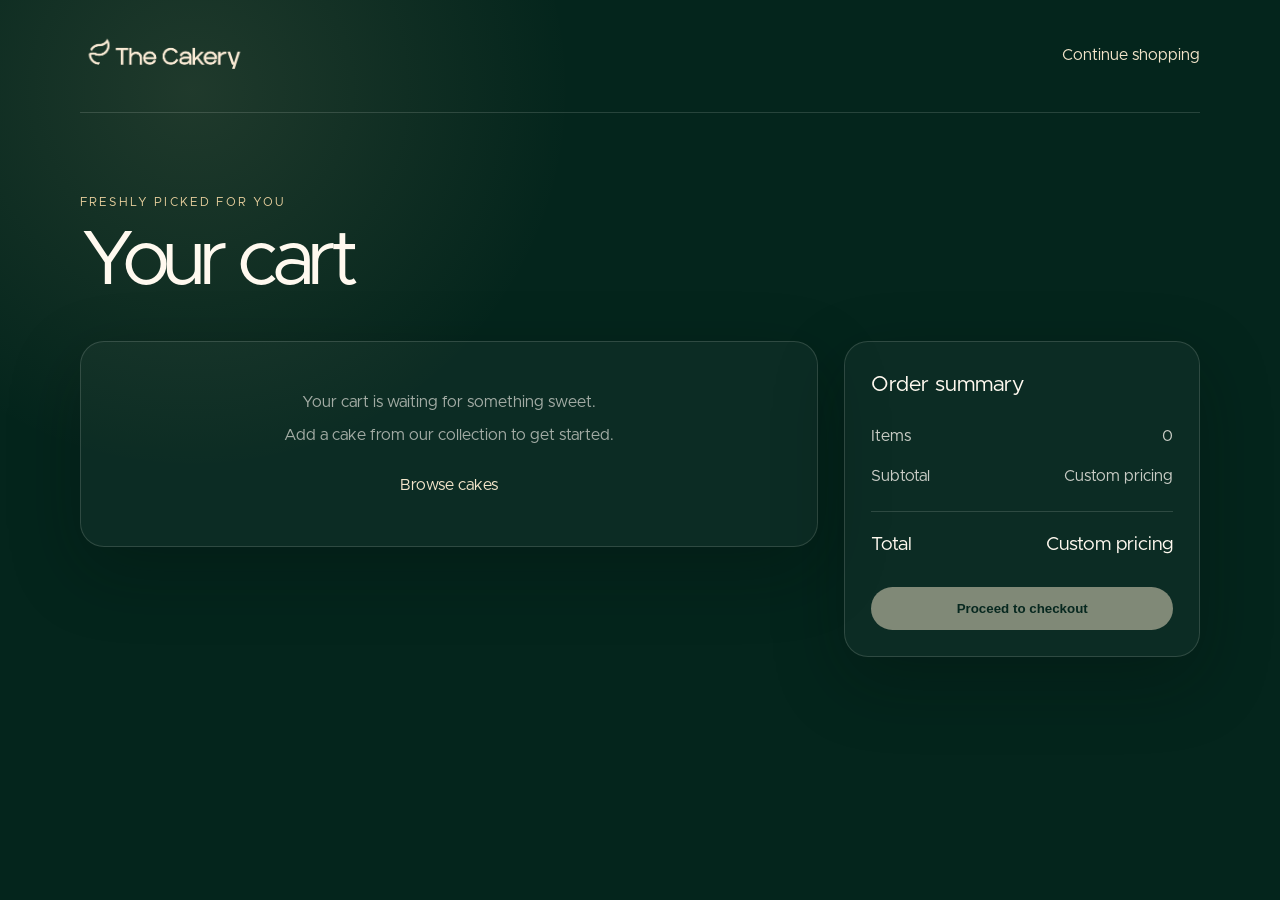
<file: cart.html>
<!DOCTYPE html>
<html lang="en">
  <head>
    <meta charset="UTF-8" />
    <link rel="icon" href="/assets/Cakery-fav-icon.png">
    <meta name="viewport" content="width=device-width, initial-scale=1.0" />
    <meta name="description" content="Your cart at The Cakery." />
    <title>Your Cart | The Cakery</title>
    <meta name="robots" content="noindex, Nofollow" />
    <style>
      @font-face {
        font-family: "Metropolis";
        src: url("/assets/Fonts Used/metropolis-regular.woff2") format("woff2");
        font-style: normal;
        font-weight: 100 900;
        font-display: swap;
      }

      :root {
        --green-900: #04251c;
        --green-800: #073b2d;
        --beige-100: #fff9ef;
        --beige-200: #f3e5ca;
        --beige-300: #e7cf9d;
        --text-soft: rgba(255, 250, 244, 0.78);
        --text-muted: rgba(255, 250, 244, 0.62);
        --border: rgba(255, 250, 244, 0.14);
        --shadow: 0 24px 70px rgba(2, 15, 11, 0.28);
      }

      * { box-sizing: border-box; }

      body {
        min-height: 100vh;
        margin: 0;
        background: radial-gradient(circle at 15% 10%, rgba(231, 207, 157, 0.12), transparent 28%), var(--green-900);
        color: var(--beige-100);
        font-family: "Metropolis", sans-serif;
        line-height: 1.6;
      }

      a { color: inherit; text-decoration: none; }

      .container {
        width: min(1120px, calc(100% - 32px));
        margin: 0 auto;
      }

      .cart-header {
        display: flex;
        align-items: center;
        justify-content: space-between;
        gap: 20px;
        padding: 28px 0;
        border-bottom: 1px solid var(--border);
      }

      .brand {
        display: inline-flex;
        align-items: center;
        gap: 12px;
        font-weight: 700;
        letter-spacing: 0.04em;
      }

      .brand-mark {
        display: block;
        width: 170px;
        height: auto;
      }

      .back-link {
        color: var(--beige-200);
        font-weight: 600;
      }

      main { padding: 76px 0 100px; }

      .eyebrow {
        color: var(--beige-300);
        font-size: 0.75rem;
        letter-spacing: 0.18em;
        text-transform: uppercase;
      }

      h1 {
        margin: 12px 0 42px;
        font-size: clamp(2.7rem, 6vw, 5.6rem);
        line-height: 0.94;
        letter-spacing: -0.07em;
      }

      .cart-layout {
        display: grid;
        grid-template-columns: minmax(0, 1.35fr) minmax(280px, 0.65fr);
        gap: 26px;
        align-items: start;
      }

      .cart-items,
      .cart-summary {
        border: 1px solid var(--border);
        border-radius: 24px;
        background: rgba(255, 255, 255, 0.035);
        box-shadow: var(--shadow);
      }

      .cart-items { overflow: hidden; }

      .cart-item {
        display: grid;
        grid-template-columns: 1fr auto auto;
        align-items: center;
        gap: 20px;
        padding: 22px 24px;
        border-bottom: 1px solid var(--border);
      }

      .cart-item:last-child { border-bottom: 0; }

      .item-name { margin: 0; font-size: 1.15rem; }
      .item-price { margin: 4px 0 0; color: var(--text-muted); font-size: 0.92rem; }
      .item-total { color: var(--beige-200); font-weight: 700; white-space: nowrap; }

      .remove-button {
        border: 0;
        background: transparent;
        color: var(--text-muted);
        cursor: pointer;
        padding: 6px;
      }

      .remove-button:hover { color: var(--beige-100); }

      .cart-summary { padding: 26px; }
      .cart-summary h2 { margin: 0 0 22px; font-size: 1.35rem; }
      .summary-row { display: flex; justify-content: space-between; gap: 16px; margin-top: 14px; color: var(--text-soft); }
      .summary-total { margin-top: 22px; padding-top: 18px; border-top: 1px solid var(--border); color: var(--beige-100); font-size: 1.2rem; font-weight: 700; }

      .primary-button {
        display: flex;
        justify-content: center;
        width: 100%;
        margin-top: 26px;
        padding: 14px 18px;
        border: 0;
        border-radius: 999px;
        background: var(--beige-200);
        color: var(--green-900);
        cursor: pointer;
        font-weight: 700;
      }

      .empty-state { padding: 48px 24px; text-align: center; color: var(--text-muted); }
      .empty-state p { margin: 8px 0 24px; }

      @media (max-width: 760px) {
        main { padding-top: 52px; }
        .cart-header { padding: 20px 0; }
        .cart-layout { grid-template-columns: 1fr; }
        .cart-item { grid-template-columns: 1fr auto; gap: 8px 14px; }
        .item-total { grid-column: 2; grid-row: 1 / span 2; }
        .remove-button { grid-column: 1; justify-self: start; }
      }

      @media (max-width: 430px) {
        .container { width: min(1120px, calc(100% - 16px)); }
        .cart-header { align-items: flex-start; flex-direction: column; }
        .brand-mark { width: 140px; }
        .primary-button { min-height: 48px; }
      }

      @media (max-width: 900px) {
        .container { width: min(1120px, calc(100% - 24px)); }
        main { padding: 56px 0 72px; }
        h1 { margin-bottom: 30px; font-size: clamp(2.2rem, 8vw, 4rem); }
        .cart-layout { gap: 18px; }
        .cart-summary { padding: 22px; }
      }

      @media (max-width: 560px) {
        .cart-header { align-items: flex-start; flex-direction: column; gap: 10px; padding: 18px 0; }
        .brand-mark { width: 132px; }
        main { padding: 42px 0 56px; }
        h1 { margin: 10px 0 24px; font-size: clamp(2rem, 12vw, 3.2rem); }
        .cart-items,
        .cart-summary { border-radius: 18px; }
        .cart-item { padding: 16px; gap: 6px 10px; }
        .item-name { font-size: 1rem; overflow-wrap: anywhere; }
        .item-price { font-size: 0.82rem; }
        .item-total { font-size: 0.9rem; }
        .cart-summary { padding: 18px; }
        .summary-row { gap: 10px; font-size: 0.92rem; }
        .primary-button { min-height: 48px; padding: 12px 14px; }
      }
    </style>
  </head>
  <body>
    <header class="container cart-header">
      <a class="brand" href="/" aria-label="The Cakery home">
        <img class="brand-mark" src="/assets/cakery-logo-transparent.png" alt="The Cakery" />
      </a>
      <a class="back-link" href="/#cakes">Continue shopping</a>
    </header>

    <main class="container">
      <span class="eyebrow">Freshly picked for you</span>
      <h1>Your cart</h1>
      <div class="cart-layout">
        <section class="cart-items" aria-labelledby="cart-items-heading">
          <h2 id="cart-items-heading" hidden>Cart items</h2>
          <div id="cart-list"></div>
        </section>
        <aside class="cart-summary" aria-labelledby="summary-heading">
          <h2 id="summary-heading">Order summary</h2>
          <div class="summary-row"><span>Items</span><span id="item-count">0</span></div>
          <div class="summary-row"><span>Subtotal</span><span id="subtotal">₹0</span></div>
          <div class="summary-row summary-total"><span>Total</span><span id="total">₹0</span></div>
          <button class="primary-button" type="button" id="checkout-button">Proceed to checkout</button>
        </aside>
      </div>
    </main>

    <script>
      const cartKey = 'cakery-cart';
      const params = new URLSearchParams(window.location.search);
      let cart = [];
      try {
        const savedCart = JSON.parse(localStorage.getItem(cartKey) || '[]');
        cart = Array.isArray(savedCart)
          ? savedCart.filter((item) =>
              item &&
              typeof item.name === 'string' &&
              Number.isFinite(Number(item.price)) &&
              Number.isInteger(Number(item.quantity)) &&
              Number(item.quantity) > 0
            ).map((item) => ({
              name: item.name.trim().slice(0, 120),
              price: Math.max(0, Number(item.price)),
              quantity: Math.max(1, Number(item.quantity))
            }))
          : [];
      } catch (error) {
        cart = [];
      }
      const productName = params.get('add');
      const productPrice = Number(params.get('price')) || 0;

      if (productName) {
        const existingItem = cart.find((item) => item.name === productName);
        if (existingItem) {
          existingItem.quantity += 1;
        } else {
          cart.push({ name: productName, price: productPrice, quantity: 1 });
        }
        localStorage.setItem(cartKey, JSON.stringify(cart));
        window.history.replaceState({}, document.title, '/cart/');
      }

      const cartList = document.querySelector('#cart-list');
      const itemCount = document.querySelector('#item-count');
      const subtotal = document.querySelector('#subtotal');
      const total = document.querySelector('#total');
      const checkoutButton = document.querySelector('#checkout-button');
      const whatsappNumber = '918547553300';

      function formatPrice(price) {
        return price ? `₹${price.toLocaleString('en-IN')}` : 'Custom pricing';
      }

      function escapeHTML(value) {
        return String(value).replace(/[&<>"']/g, (character) => ({
          '&': '&amp;',
          '<': '&lt;',
          '>': '&gt;',
          '"': '&quot;',
          "'": '&#39;'
        })[character]);
      }

      function renderCart() {
        const count = cart.reduce((sum, item) => sum + item.quantity, 0);
        const pricedTotal = cart.reduce((sum, item) => sum + item.price * item.quantity, 0);
        itemCount.textContent = count;
        subtotal.textContent = pricedTotal ? `₹${pricedTotal.toLocaleString('en-IN')}` : 'Custom pricing';
        total.textContent = pricedTotal ? `₹${pricedTotal.toLocaleString('en-IN')}` : 'Custom pricing';

        if (!cart.length) {
          cartList.innerHTML = '<div class="empty-state"><strong>Your cart is waiting for something sweet.</strong><p>Add a cake from our collection to get started.</p><a class="back-link" href="/#cakes">Browse cakes</a></div>';
          checkoutButton.disabled = true;
          checkoutButton.style.opacity = '0.5';
          return;
        }

        checkoutButton.disabled = false;
        checkoutButton.style.opacity = '1';
        cartList.innerHTML = cart.map((item, index) => `
          <article class="cart-item">
            <div>
              <h3 class="item-name">${escapeHTML(item.name)}</h3>
              <p class="item-price">${formatPrice(item.price)} · Quantity ${item.quantity}</p>
            </div>
            <span class="item-total">${item.price ? `₹${(item.price * item.quantity).toLocaleString('en-IN')}` : 'Custom'}</span>
            <button class="remove-button" type="button" data-index="${index}" aria-label="Remove ${escapeHTML(item.name)}">Remove</button>
          </article>
        `).join('');

        cartList.querySelectorAll('.remove-button').forEach((button) => {
          button.addEventListener('click', () => {
            cart.splice(Number(button.dataset.index), 1);
            localStorage.setItem(cartKey, JSON.stringify(cart));
            renderCart();
          });
        });
      }

      checkoutButton.addEventListener('click', () => {
        const orderLines = cart.map((item) => {
          const lineTotal = item.price ? `₹${(item.price * item.quantity).toLocaleString('en-IN')}` : 'Custom pricing';
          return `• ${item.name} × ${item.quantity} — ${lineTotal}`;
        });
        const pricedTotal = cart.reduce((sum, item) => sum + item.price * item.quantity, 0);
        const totalText = pricedTotal ? `₹${pricedTotal.toLocaleString('en-IN')}` : 'Custom pricing';
        const message = [
          'Hello The Cakery!,',
          '',
          'I would like to place an order with the following details',
          '',
          'Order Details:',
          ...orderLines,
          `Total Amount: ${totalText}`,
          '',
          'Delivery Details',
          '• Name :',
          '• Contact Number :',
          '• Delivery Address :',
          '• Preferred Delivery Date & Time :',
          '',
          "Special Instructions:",
          '',
          'Please confirm the availability and total amount.',
          '',
          'Thank you!'
        ].join('\n');

        window.location.href = `https://wa.me/${whatsappNumber}?text=${encodeURIComponent(message)}`;
      });

      renderCart();
    </script>
  </body>
</html>
</file>
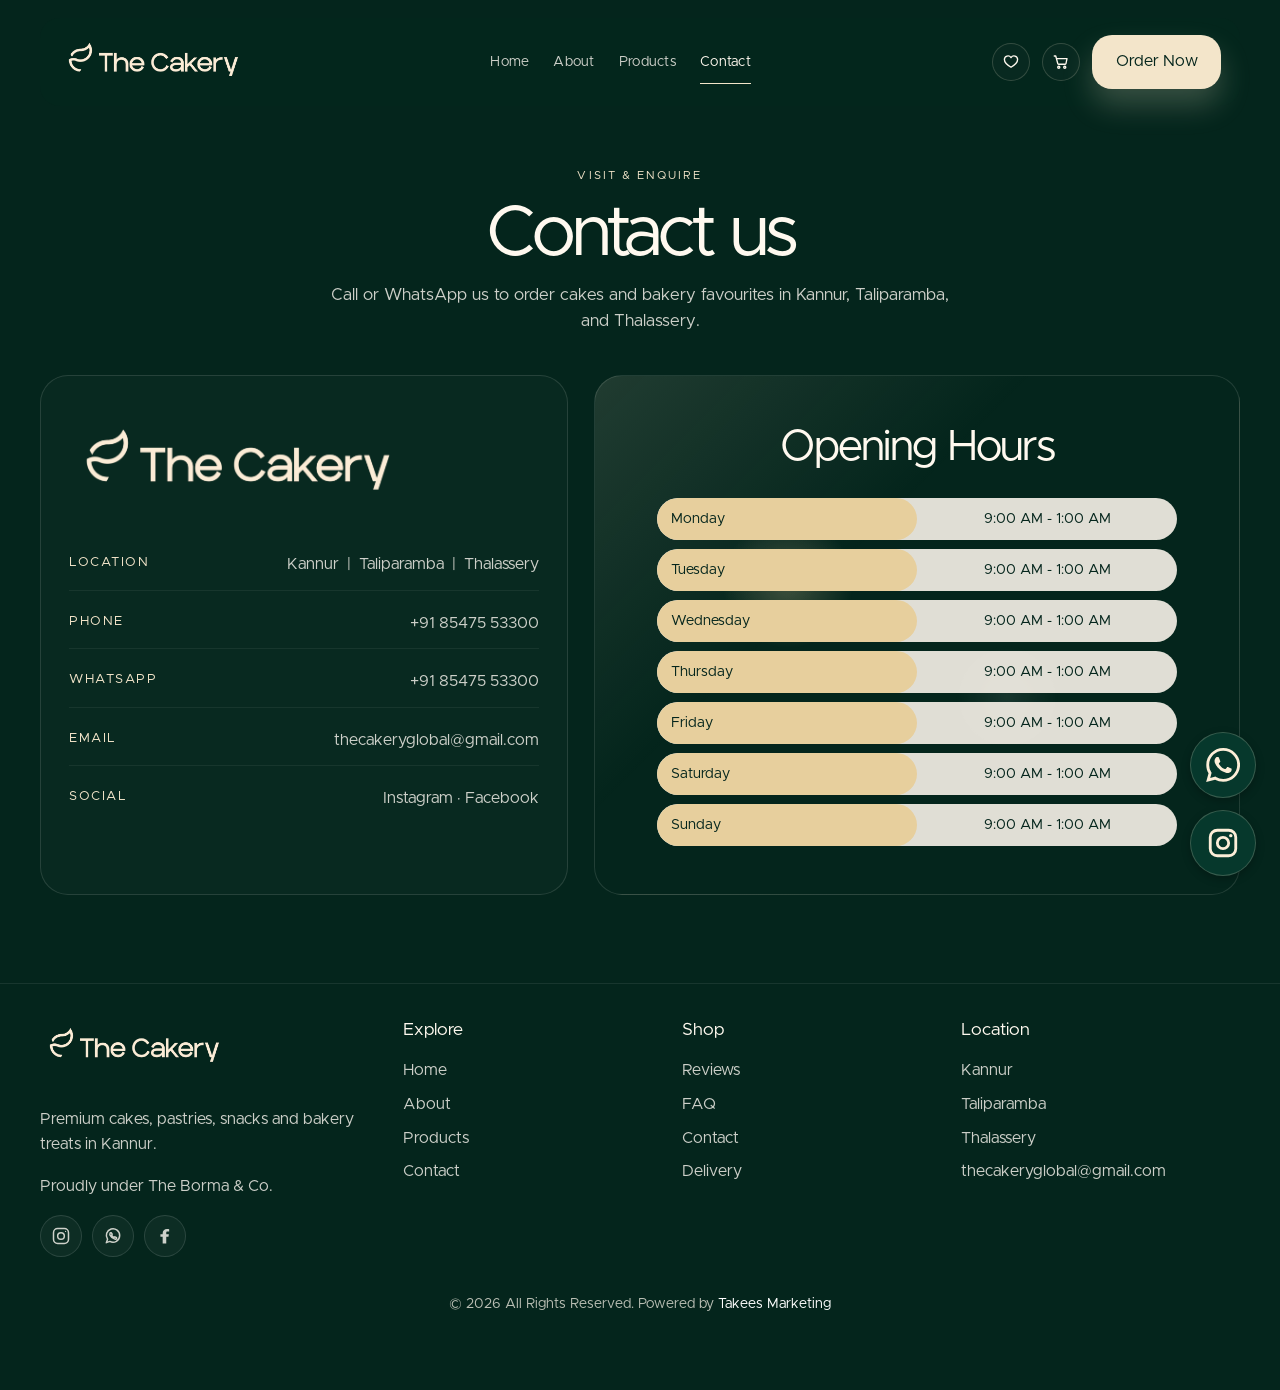
<file: contact.html>
<!DOCTYPE html>
<html lang="en">
<head>
  <meta charset="UTF-8" />
  <meta name="viewport" content="width=device-width, initial-scale=1.0" />
  <meta name="description" content="Contact The Cakery in Kannur and Taliparamba. Call or WhatsApp to order fresh cakes, snacks and bakery treats." />
  <link rel="canonical" href="https://thecakery.in/contact/" />
  <link rel="icon" href="/assets/Cakery-fav-icon.png" />
  <link rel="stylesheet" href="/site-pages.css" />
  <title>Contact The Cakery | Kannur &amp; Taliparamba</title>
</head>
<body>
  <header class="site-header">
    <nav class="nav-shell" aria-label="Main navigation">
      <a href="/" class="brand" aria-label="The Cakery home">
        <img class="brand-logo" src="/assets/cakery-logo-transparent.png" alt="The Cakery" />
      </a>
      <ul class="nav-main" aria-label="Desktop navigation">
        <li class="nav-item"><a href="/">Home</a></li>
        <li class="nav-item"><a href="/about/">About</a></li>
        <li class="nav-item"><a href="/products/">Products</a></li>
        <li class="nav-item active"><a href="/contact/" aria-current="page">Contact</a></li>
      </ul>
      <div class="nav-actions">
        <a class="icon-button wishlist-link" href="/wishlist/" aria-label="View your wishlist">
          <svg class="icon" viewBox="0 0 24 24" fill="none" stroke="currentColor" stroke-width="1.8" stroke-linecap="round" stroke-linejoin="round" aria-hidden="true">
            <path d="M20.8 8.8c0 5.3-8.8 10.2-8.8 10.2S3.2 14.1 3.2 8.8A4.8 4.8 0 0 1 12 6.1a4.8 4.8 0 0 1 8.8 2.7Z"></path>
          </svg>
        </a>
        <a class="icon-button cart-btn" href="/cart/" aria-label="View your cart">
          <svg class="icon" viewBox="0 0 24 24" fill="none" stroke="currentColor" stroke-width="1.8" stroke-linecap="round" stroke-linejoin="round" aria-hidden="true">
            <circle cx="9" cy="19" r="1.4"></circle>
            <circle cx="17" cy="19" r="1.4"></circle>
            <path d="M3 4h2l2.7 10.2a1 1 0 0 0 1 .8h8.9a1 1 0 0 0 1-.76L20 7.5H7"></path>
          </svg>
        </a>
        <a href="tel:+918547553300" class="primary-btn">Order Now</a>
        <button class="icon-button mobile-toggle" type="button" aria-label="Open menu" aria-expanded="false">
          <svg class="icon" viewBox="0 0 24 24" fill="none" stroke="currentColor" stroke-width="1.8" stroke-linecap="round" aria-hidden="true">
            <path d="M3 7h18M3 12h18M3 17h18"></path>
          </svg>
        </button>
      </div>
    </nav>
  </header>

  <div class="mobile-menu" aria-hidden="true">
    <div class="mobile-menu-inner">
      <div class="mobile-head">
        <a href="/" class="brand" aria-label="The Cakery home">
          <img class="brand-logo" src="/assets/cakery-logo-transparent.png" alt="The Cakery" />
        </a>
        <button class="close-menu" type="button" aria-label="Close navigation">✕</button>
      </div>
      <ul class="mobile-list">
        <li class="mobile-item"><a href="/"><span>Home</span><span>01</span></a></li>
        <li class="mobile-item"><a href="/about/"><span>About</span><span>02</span></a></li>
        <li class="mobile-item"><a href="/products/"><span>Products</span><span>03</span></a></li>
        <li class="mobile-item"><a href="/contact/" aria-current="page"><span>Contact</span><span>04</span></a></li>
      </ul>
      <div class="mobile-order">
        <a href="tel:+918547553300" class="primary-btn" style="width: 100%;">Order Now</a>
      </div>
    </div>
  </div>

  <main class="page-main">
    <header class="page-heading">
      <span class="eyebrow">Visit &amp; enquire</span>
      <h1>Contact us</h1>
      <p>Call or WhatsApp us to order cakes and bakery favourites in Kannur, Taliparamba, and Thalassery.</p>
    </header>

    <section class="contact-grid" aria-label="Contact details and opening hours">
      <div class="contact-card">
        <img class="contact-card-logo" src="/assets/cakery-logo-transparent.png" alt="The Cakery" />
        <div class="contact-list">
          <div class="contact-item">
            <strong>Location</strong>
            <span class="location-links">
              <a href="https://www.google.com/maps/place/The+Cakery/@11.8709391,75.3581511,17z/data=!3m1!4b1!4m6!3m5!1s0x3ba43d001789dff7:0xc208d4a071e9db2e!8m2!3d11.8709339!4d75.360726!16s%2Fg%2F11njfgp162?authuser=0&amp;entry=ttu&amp;g_ep=EgoyMDI2MTAwNy4wIKXMDSoASAFQAw%3D%3D" target="_blank" rel="noopener noreferrer" aria-label="The Cakery, Kannur on Google Maps">Kannur</a>
              <span aria-hidden="true">|</span>
              <a href="https://www.google.com/maps/place/The+Cakery,+Taliparamba/@12.0418126,75.3616029,17z/data=!3m1!4b1!4m6!3m5!1s0x3ba43f002e11816b:0x3c5f12e0c2ec7258!8m2!3d12.0418074!4d75.3641778!16s%2Fg%2F11zdbv_xpz?authuser=0&amp;entry=ttu&amp;g_ep=EgoyMDI2MTAwNy4wIKXMDSoASAFQAw%3D%3D" target="_blank" rel="noopener noreferrer" aria-label="The Cakery, Taliparamba on Google Maps">Taliparamba</a>
              <span aria-hidden="true">|</span>
              <span>Thalassery</span>
            </span>
          </div>
          <div class="contact-item">
            <strong>Phone</strong>
            <a href="tel:+918547553300">+91 85475 53300</a>
          </div>
          <div class="contact-item">
            <strong>WhatsApp</strong>
            <a href="https://wa.me/918547553300" target="_blank" rel="noopener noreferrer">+91 85475 53300</a>
          </div>
          <div class="contact-item">
            <strong>Email</strong>
            <a href="mailto:thecakeryglobal@gmail.com">thecakeryglobal@gmail.com</a>
          </div>
          <div class="contact-item">
            <strong>Social</strong>
            <span>
              <a href="https://www.instagram.com/the_cakery.in/" target="_blank" rel="noopener noreferrer">Instagram</a>
              &middot;
              <a href="https://www.facebook.com/share/1Kf7zpr5Tp/" target="_blank" rel="noopener noreferrer">Facebook</a>
            </span>
          </div>
        </div>
      </div>

      <div class="contact-map">
        <div class="opening-hours">
          <h2 class="opening-hours-heading">Opening Hours</h2>
          <ul class="opening-hours-list" aria-label="Opening hours, every day">
            <li><strong>Monday</strong><span>9:00 AM - 1:00 AM</span></li>
            <li><strong>Tuesday</strong><span>9:00 AM - 1:00 AM</span></li>
            <li><strong>Wednesday</strong><span>9:00 AM - 1:00 AM</span></li>
            <li><strong>Thursday</strong><span>9:00 AM - 1:00 AM</span></li>
            <li><strong>Friday</strong><span>9:00 AM - 1:00 AM</span></li>
            <li><strong>Saturday</strong><span>9:00 AM - 1:00 AM</span></li>
            <li><strong>Sunday</strong><span>9:00 AM - 1:00 AM</span></li>
          </ul>
        </div>
      </div>
    </section>
  </main>

  <footer class="footer">
    <div class="container footer-grid">
      <div>
        <a href="/" class="brand" aria-label="The Cakery home">
          <img class="brand-logo" src="/assets/cakery-logo-transparent.png" alt="The Cakery" />
        </a>
        <p>Premium cakes, pastries, snacks and bakery treats in Kannur.</p>
        <p>Proudly under The Borma &amp; Co.</p>
        <div class="socials" aria-label="Social links">
          <a href="https://www.instagram.com/the_cakery.in/" target="_blank" rel="noopener noreferrer" aria-label="Instagram">
            <svg viewBox="0 0 24 24" fill="none" stroke="currentColor" stroke-width="1.8" stroke-linecap="round" stroke-linejoin="round" aria-hidden="true">
              <rect x="3" y="3" width="18" height="18" rx="5"></rect>
              <circle cx="12" cy="12" r="4"></circle>
              <circle cx="17.5" cy="6.5" r="0.7" fill="currentColor" stroke="none"></circle>
            </svg>
          </a>
          <a href="https://wa.me/918547553300" target="_blank" rel="noopener noreferrer" aria-label="WhatsApp">
            <svg viewBox="0 0 24 24" fill="none" stroke="currentColor" stroke-width="1.8" stroke-linecap="round" stroke-linejoin="round" aria-hidden="true">
              <path d="M20 11.5a8 8 0 0 1-11.8 7L4 20l1.5-4.1A8 8 0 1 1 20 11.5Z"></path>
              <path d="M8.5 8.5c.2-.5.5-.5.8-.5h.5c.2 0 .4.1.5.4l.7 1.6c.1.2.1.4-.1.6l-.5.6c.7 1.2 1.6 2 2.8 2.6l.5-.6c.2-.2.4-.2.7-.1l1.5.7c.3.1.4.3.4.5v.5c0 .3-.1.6-.5.8-.4.2-1 .3-1.6.1-2.6-.7-4.8-2.9-5.8-4.8-.3-.6-.1-1.4.1-1.9Z"></path>
            </svg>
          </a>
          <a href="https://www.facebook.com/share/1Kf7zpr5Tp/" target="_blank" rel="noopener noreferrer" aria-label="Facebook">
            <svg viewBox="0 0 24 24" fill="currentColor" aria-hidden="true">
              <path d="M13.5 21v-8h2.7l.4-3h-3.1V8.1c0-.9.3-1.5 1.6-1.5H17V3.9c-.6-.1-1.5-.2-2.6-.2-3.1 0-5.2 1.9-5.2 5.3V10H6.5v3h2.7v8h4.3Z"></path>
            </svg>
          </a>
        </div>
      </div>
      <div>
        <h3>Explore</h3>
        <ul class="footer-links">
          <li><a href="/">Home</a></li>
          <li><a href="/about/">About</a></li>
          <li><a href="/products/">Products</a></li>
          <li><a href="/contact/" aria-current="page">Contact</a></li>
        </ul>
      </div>
      <div>
        <h3>Shop</h3>
        <ul class="footer-links">
          <li><a href="/#reviews">Reviews</a></li>
          <li><a href="/about/#faq-title">FAQ</a></li>
          <li><a href="/contact/">Contact</a></li>
          <li><a href="tel:+918547553300">Delivery</a></li>
        </ul>
      </div>
      <div>
        <h3>Location</h3>
        <ul class="footer-links">
          <li><a href="https://www.google.com/maps/place/The+Cakery/@11.8709391,75.3581511,17z/data=!3m1!4b1!4m6!3m5!1s0x3ba43d001789dff7:0xc208d4a071e9db2e!8m2!3d11.8709339!4d75.360726!16s%2Fg%2F11njfgp162?authuser=0&amp;entry=ttu&amp;g_ep=EgoyMDI2MTAwNy4wIKXMDSoASAFQAw%3D%3D" target="_blank" rel="noopener noreferrer">Kannur</a></li>
          <li><a href="https://www.google.com/maps/place/The+Cakery,+Taliparamba/@12.0418126,75.3616029,17z/data=!3m1!4b1!4m6!3m5!1s0x3ba43f002e11816b:0x3c5f12e0c2ec7258!8m2!3d12.0418074!4d75.3641778!16s%2Fg%2F11zdbv_xpz?authuser=0&amp;entry=ttu&amp;g_ep=EgoyMDI2MTAwNy4wIKXMDSoASAFQAw%3D%3D" target="_blank" rel="noopener noreferrer">Taliparamba</a></li>
          <li>Thalassery</li>
          <li><a href="mailto:thecakeryglobal@gmail.com">thecakeryglobal@gmail.com</a></li>
        </ul>
      </div>
    </div>
    <footer class="site-footer">
      <p>© 2026 All Rights Reserved. Powered by <a href="https://takees.in" target="_blank" rel="noopener noreferrer">Takees Marketing</a></p>
    </footer>
  </footer>
  <div class="social-float" aria-label="Quick social links">
    <a href="https://wa.me/918547553300" class="social-icon" target="_blank" rel="noopener noreferrer" aria-label="WhatsApp">
      <svg viewBox="0 0 24 24" aria-hidden="true">
        <path fill="currentColor" d="M20.52 3.48A11.8 11.8 0 0 0 12.12 0C5.55 0 .2 5.35.2 11.92c0 2.1.55 4.15 1.6 5.96L.1 24l6.28-1.65a11.9 11.9 0 0 0 5.73 1.46h.01c6.57 0 11.92-5.35 11.92-11.92 0-3.18-1.24-6.17-3.52-8.41ZM12.12 21.8a9.9 9.9 0 0 1-5.05-1.39l-.36-.21-3.73.98.99-3.64-.24-.37a9.83 9.83 0 0 1-1.51-5.25c0-5.46 4.44-9.9 9.91-9.9a9.84 9.84 0 0 1 7.01 2.91 9.84 9.84 0 0 1 2.9 7.02c0 5.46-4.45 9.9-9.92 9.9Zm5.43-7.41c-.3-.15-1.77-.87-2.05-.97-.27-.1-.47-.15-.67.15-.2.3-.77.97-.94 1.17-.17.2-.35.22-.65.07-.3-.15-1.26-.46-2.4-1.47-.89-.79-1.49-1.77-1.67-2.07-.17-.3-.02-.46.13-.61.14-.13.3-.35.45-.52.15-.17.2-.3.3-.5.1-.2.05-.37-.03-.52-.07-.15-.67-1.62-.92-2.22-.24-.58-.49-.5-.67-.51h-.57c-.2 0-.52.07-.8.37-.27.3-1.04 1.02-1.04 2.49s1.07 2.89 1.22 3.09c.15.2 2.1 3.2 5.08 4.49.71.3 1.26.49 1.69.62.71.23 1.36.2 1.87.12.57-.08 1.77-.72 2.02-1.42.25-.7.25-1.3.17-1.42-.07-.12-.27-.2-.57-.35Z"/>
      </svg>
    </a>
    <a href="https://www.instagram.com/the_cakery.in/" class="social-icon" target="_blank" rel="noopener noreferrer" aria-label="Instagram">
      <svg viewBox="0 0 24 24" aria-hidden="true">
        <rect x="3" y="3" width="18" height="18" rx="5" fill="none" stroke="currentColor" stroke-width="2"/>
        <circle cx="12" cy="12" r="4" fill="none" stroke="currentColor" stroke-width="2"/>
        <circle cx="17.5" cy="6.8" r="1.2" fill="currentColor"/>
      </svg>
    </a>
  </div>
  <script src="/site-pages.js"></script>
</body>
</html>
</file>
<file: seasonal/santa-hat.css>
.product-card,
.best-card,
.wishlist-card {
  position: relative;
  overflow: visible;
}

.product-card > .cakery-santa-hat,
.best-card > .cakery-santa-hat,
.wishlist-card > .cakery-santa-hat {
  position: absolute;
  z-index: 20;
  top: -24px;
  right: -18px;
  width: clamp(78px, 16%, 112px);
  height: auto;
  max-width: none;
  object-fit: contain;
  pointer-events: none;
  filter: drop-shadow(0 8px 10px rgba(2, 15, 11, 0.34));
  transform: rotate(5deg);
  transform-origin: 55% 78%;
}

.wishlist-btn {
  z-index: 30;
}

@media (max-width: 700px) {
  .product-card > .cakery-santa-hat,
  .best-card > .cakery-santa-hat,
  .wishlist-card > .cakery-santa-hat {
    top: -18px;
    right: -10px;
    width: clamp(68px, 20%, 92px);
  }
}
</file>
<file: site-pages.css>
@font-face {
  font-family: "Metropolis";
  src: url("/assets/Fonts Used/metropolis-regular.woff2") format("woff2");
  font-style: normal;
  font-weight: 100 900;
  font-display: swap;
}

:root {
  --green-900: #04251c;
  --green-800: #073b2d;
  --beige-100: #fff9ef;
  --beige-200: #f3e5ca;
  --beige-300: #e7cf9d;
  --text-soft: rgba(255, 250, 244, 0.8);
  --text-muted: rgba(255, 250, 244, 0.65);
  --border: rgba(255, 250, 244, 0.12);
  --max-width: 1200px;
  --transition: 260ms ease;
}

* {
  box-sizing: border-box;
}

body {
  min-height: 100vh;
  margin: 0;
  background: var(--green-900);
  color: var(--beige-100);
  font-family: "Metropolis", sans-serif;
  line-height: 1.6;
  -webkit-font-smoothing: antialiased;
}

body.menu-open {
  overflow: hidden;
}

a {
  color: inherit;
  text-decoration: none;
}

img,
video {
  display: block;
  max-width: 100%;
}

button {
  font: inherit;
}

.site-header {
  position: sticky;
  z-index: 1000;
  top: 0;
  width: 100%;
}

.nav-shell {
  display: flex;
  width: min(var(--max-width), calc(100% - 24px));
  height: 88px;
  align-items: center;
  justify-content: space-between;
  margin: 18px auto 0;
  padding: 18px;
  border: 1px solid transparent;
  border-radius: 20px;
  background: rgba(7, 59, 45, 0.08);
  transition: background var(--transition), border-color var(--transition), box-shadow var(--transition), height var(--transition);
}

.site-header.is-scrolled .nav-shell {
  height: 72px;
  border-color: rgba(243, 229, 202, 0.12);
  background: rgba(7, 59, 45, 0.7);
  box-shadow: 0 14px 32px rgba(2, 15, 11, 0.16);
  backdrop-filter: blur(14px);
  -webkit-backdrop-filter: blur(14px);
}

.brand {
  display: inline-flex;
  align-items: center;
  gap: 12px;
  font-weight: 700;
  letter-spacing: 0.04em;
}

.brand-logo {
  display: block;
  width: clamp(132px, 16vw, 190px);
  height: auto;
}

.nav-main {
  display: flex;
  align-items: center;
  gap: 24px;
  flex-shrink: 0;
  margin: 0;
  padding: 0;
  list-style: none;
}

.nav-item {
  position: relative;
  flex: 0 0 auto;
}

.nav-item a {
  position: relative;
  display: inline-block;
  padding: 8px 0;
  color: rgba(255, 250, 244, 0.8);
  font-size: 0.87rem;
  letter-spacing: 0.02em;
  white-space: nowrap;
  transition: color var(--transition);
}

.nav-item a::after {
  position: absolute;
  right: 0;
  bottom: -3px;
  left: 0;
  height: 1px;
  background: var(--beige-200);
  content: "";
  transform: scaleX(0);
  transform-origin: left center;
  transition: transform var(--transition);
}

.nav-item a:hover,
.nav-item a:focus-visible,
.nav-item.active a {
  color: var(--beige-100);
}

.nav-item a:hover::after,
.nav-item a:focus-visible::after,
.nav-item.active a::after {
  transform: scaleX(1);
}

.nav-actions {
  display: flex;
  align-items: center;
  gap: 12px;
  flex-shrink: 0;
}

.icon-button {
  display: grid;
  width: 38px;
  height: 38px;
  place-items: center;
  border: 1px solid rgba(243, 229, 202, 0.18);
  border-radius: 50%;
  background: rgba(255, 255, 255, 0.02);
  color: var(--beige-100);
  cursor: pointer;
  transition: transform var(--transition), border-color var(--transition), background var(--transition);
}

.icon-button:hover,
.icon-button:focus-visible {
  transform: translateY(-1px);
  border-color: rgba(243, 229, 202, 0.42);
  background: rgba(255, 255, 255, 0.05);
}

.icon {
  display: inline-block;
  width: 18px;
  height: 18px;
}

.primary-btn {
  display: inline-flex;
  align-items: center;
  justify-content: center;
  padding: 0.82rem 1.4rem;
  border: 1px solid transparent;
  border-radius: 20px;
  background: var(--beige-200);
  box-shadow: 0 16px 30px rgba(243, 229, 202, 0.22);
  color: var(--green-900);
  cursor: pointer;
  font-weight: 600;
  transition: transform var(--transition);
}

.primary-btn:hover,
.primary-btn:focus-visible {
  transform: translateY(-2px);
}

.mobile-toggle {
  display: none;
}

.mobile-menu {
  position: fixed;
  z-index: 1100;
  inset: 0;
  display: none;
  background: rgba(4, 37, 28, 0.96);
  opacity: 0;
  visibility: hidden;
  backdrop-filter: blur(16px);
  -webkit-backdrop-filter: blur(16px);
  transition: opacity 450ms cubic-bezier(0.4, 0, 0.2, 1), visibility 450ms;
}

.mobile-menu.open {
  opacity: 1;
  visibility: visible;
}

.mobile-menu-inner {
  display: flex;
  width: min(100%, 520px);
  height: 100%;
  margin-left: auto;
  padding: 24px 20px 44px;
  flex-direction: column;
  border-left: 1px solid rgba(243, 229, 202, 0.12);
  background: rgba(8, 75, 58, 0.94);
  transform: translateX(100%);
  transition: transform 450ms cubic-bezier(0.4, 0, 0.2, 1);
}

.mobile-menu.open .mobile-menu-inner {
  transform: translateX(0);
}

.mobile-head {
  display: flex;
  align-items: center;
  justify-content: space-between;
  margin-bottom: 18px;
}

.close-menu {
  width: 42px;
  height: 42px;
  border: 1px solid rgba(243, 229, 202, 0.18);
  border-radius: 50%;
  background: rgba(255, 255, 255, 0.02);
  color: var(--beige-100);
  cursor: pointer;
}

.mobile-list {
  display: grid;
  gap: 8px;
  margin: 0;
  padding: 0;
  list-style: none;
}

.mobile-item a {
  display: flex;
  align-items: center;
  justify-content: space-between;
  gap: 10px;
  padding: 0.9rem 0.5rem;
  border-bottom: 1px solid rgba(255, 255, 255, 0.06);
  color: var(--beige-100);
  font-size: 1.08rem;
}

.mobile-item a span:last-child {
  opacity: 0.5;
}

.mobile-order {
  margin-top: auto;
  padding-top: 24px;
}

.page-main {
  width: min(var(--max-width), calc(100% - 32px));
  margin: 0 auto;
  padding: 56px 0 88px;
}

.page-heading {
  margin-bottom: 40px;
  text-align: center;
}

.eyebrow {
  color: var(--beige-200);
  font-size: 0.72rem;
  letter-spacing: 0.18em;
  text-transform: uppercase;
}

.page-heading h1 {
  margin: 10px 0 12px;
  font-size: clamp(2.6rem, 6vw, 4.5rem);
  letter-spacing: -0.05em;
  line-height: 1;
}

.page-heading p {
  max-width: 640px;
  margin: 0 auto;
  color: var(--text-soft);
  font-size: 1.05rem;
}

.about-grid {
  display: grid;
  grid-template-columns: 1.1fr 0.9fr;
  align-items: center;
  gap: 34px;
}

.about-copy h2 {
  margin: 0 0 22px;
  font-size: clamp(1.8rem, 3vw, 2.5rem);
  line-height: 1.1;
}

.about-copy p {
  margin: 0 0 18px;
  color: var(--text-soft);
  font-size: 1.02rem;
}

.about-copy a {
  color: var(--beige-200);
  text-decoration: underline;
  text-underline-offset: 3px;
}

.stats {
  display: grid;
  grid-template-columns: repeat(3, minmax(0, 1fr));
  gap: 14px;
  margin-top: 28px;
}

.stat {
  padding: 18px 14px;
  border: 1px solid var(--border);
  border-radius: 18px;
  background: rgba(255, 255, 255, 0.02);
}

.stat strong {
  display: block;
  color: var(--beige-200);
  font-size: clamp(1.7rem, 3vw, 2.4rem);
  letter-spacing: -0.06em;
}

.stat span {
  display: block;
  color: var(--text-soft);
  font-size: 0.83rem;
}

.purpose-grid {
  display: grid;
  grid-template-columns: repeat(2, minmax(0, 1fr));
  gap: 24px;
  margin-top: 48px;
}

.purpose-card {
  min-height: 100%;
  padding: 30px;
  border: 1px solid var(--border);
  border-radius: 24px;
  background: rgba(255, 255, 255, 0.025);
}

.purpose-card p {
  margin: 14px 0 0;
  color: var(--text-soft);
  line-height: 1.75;
}

.faq-section {
  margin-top: 64px;
}

.section-heading {
  margin-bottom: 24px;
  text-align: center;
}

.section-heading h2 {
  margin: 10px 0 0;
  font-size: clamp(1.9rem, 4vw, 3rem);
  line-height: 1.1;
}

.faq-list {
  display: grid;
  gap: 12px;
  max-width: 900px;
  margin: 0 auto;
}

.faq-list details {
  border: 1px solid var(--border);
  border-radius: 16px;
  background: rgba(255, 255, 255, 0.02);
}

.faq-list summary {
  cursor: pointer;
  padding: 18px 22px;
  font-weight: 700;
  list-style-position: inside;
}

.faq-list details[open] summary {
  color: var(--beige-200);
}

.faq-list details p {
  margin: 0;
  padding: 0 22px 20px;
  color: var(--text-soft);
  line-height: 1.7;
}


.location-meta small {
  margin-top: 4px;
  color: var(--text-muted);
}

.locations-link {
  margin-top: 34px;
}

.about-visual {
  position: relative;
  min-height: 480px;
  overflow: hidden;
  border: 1px solid var(--border);
  border-radius: 32px;
  background: rgba(255, 255, 255, 0.02);
}

.about-video {
  position: absolute;
  inset: 0;
  width: 100%;
  height: 100%;
  object-fit: cover;
  pointer-events: none;
}

.contact-grid {
  display: grid;
  grid-template-columns: 0.9fr 1.1fr;
  gap: 26px;
}

.contact-card,
.contact-map {
  overflow: hidden;
  border: 1px solid var(--border);
  border-radius: 28px;
  background: rgba(255, 255, 255, 0.02);
}

.contact-card {
  padding: 28px;
}

.contact-card-logo {
  width: min(100%, 340px);
  height: auto;
  margin: 4px 0 20px;
}

.contact-list {
  display: grid;
  gap: 8px;
}

.contact-item {
  display: flex;
  align-items: flex-start;
  justify-content: space-between;
  gap: 16px;
  padding: 12px 0;
  border-bottom: 1px solid rgba(255, 255, 255, 0.06);
}

.contact-item:last-child {
  border-bottom: 0;
}

.contact-item strong {
  color: var(--beige-200);
  font-size: 0.82rem;
  letter-spacing: 0.12em;
  text-transform: uppercase;
}

.contact-item span,
.contact-item a {
  color: var(--text-soft);
  text-align: right;
}

.location-links {
  display: flex;
  flex-wrap: wrap;
  justify-content: flex-end;
  gap: 0 8px;
}

.location-links a:hover,
.location-links a:focus-visible,
.contact-item a:hover,
.contact-item a:focus-visible {
  text-decoration: underline;
  text-underline-offset: 3px;
}

.contact-map {
  position: relative;
  min-height: 320px;
  background:
    radial-gradient(circle at 30% 40%, rgba(231, 207, 157, 0.25), transparent 12%),
    radial-gradient(circle at 64% 62%, rgba(255, 255, 255, 0.08), transparent 10%),
    linear-gradient(135deg, rgba(243, 229, 202, 0.12), transparent 38%);
}

.opening-hours {
  position: relative;
  display: flex;
  min-height: 100%;
  padding: clamp(22px, 4vw, 48px);
  flex-direction: column;
  justify-content: center;
}

.opening-hours-heading {
  margin: 0 0 26px;
  color: var(--beige-100);
  font-size: clamp(1.6rem, 3.4vw, 2.75rem);
  letter-spacing: -0.04em;
  line-height: 1.1;
  text-align: center;
}

.opening-hours-list {
  display: grid;
  width: min(100%, 520px);
  gap: 9px;
  margin: 0 auto;
  padding: 0;
  list-style: none;
}

.opening-hours-list li {
  display: grid;
  min-height: 42px;
  overflow: hidden;
  grid-template-columns: 1fr 1fr;
  align-items: center;
  border-radius: 999px;
  background: rgba(255, 249, 239, 0.88);
  color: var(--green-900);
}

.opening-hours-list strong,
.opening-hours-list span {
  padding: 8px 14px;
  font-size: 0.9rem;
}

.opening-hours-list strong {
  height: 100%;
  display: flex;
  align-items: center;
  border-radius: 999px;
  background: var(--beige-300);
  font-weight: 600;
}

.opening-hours-list span {
  text-align: center;
  white-space: nowrap;
}

.page-footer {
  display: flex;
  min-height: 84px;
  align-items: center;
  justify-content: space-between;
  gap: 20px;
  padding: 18px max(16px, calc((100% - var(--max-width)) / 2));
  border-top: 1px solid var(--border);
  color: var(--text-muted);
}

.about-page {
  width: 100%;
  overflow: hidden;
  background: #04251c;
  color: #fff9ef;
}

.about-section-shell,
.about-hero-shell {
  width: min(var(--max-width), calc(100% - 48px));
  margin-inline: auto;
}

.about-hero {
  padding: 82px 0 108px;
  background: #04251c;
}

.about-hero-shell {
  display: grid;
  grid-template-columns: minmax(320px, 0.92fr) minmax(380px, 1.08fr);
  align-items: center;
  gap: clamp(40px, 7vw, 88px);
}

.about-hero-media {
  height: 560px;
  overflow: hidden;
  border-radius: 280px 280px 18px 18px;
  background: #dbe4dc;
  box-shadow: 0 24px 70px rgba(4, 37, 28, 0.12);
}

.about-hero-media img {
  width: 100%;
  height: 100%;
  object-fit: cover;
}

.about-hero-copy {
  max-width: 610px;
}

.about-hero-copy .eyebrow,
.about-section-heading .eyebrow {
  color: rgba(255, 249, 239, 0.68);
}

.about-hero-copy h1 {
  margin: 14px 0 22px;
  color: #fff9ef;
  font-size: clamp(3.2rem, 6vw, 5.8rem);
  line-height: 0.98;
  letter-spacing: -0.065em;
}

.about-hero-copy > p {
  max-width: 560px;
  margin: 0;
  color: rgba(255, 249, 239, 0.78);
  font-size: 1.04rem;
  line-height: 1.8;
}

.about-hero-actions {
  display: flex;
  gap: 12px;
  margin-top: 28px;
}

.about-btn {
  display: inline-flex;
  min-width: 138px;
  height: 50px;
  align-items: center;
  justify-content: center;
  border-radius: 999px;
  font-weight: 800;
  transition: transform var(--transition), background var(--transition), color var(--transition);
}

.about-btn:hover,
.about-btn:focus-visible {
  transform: translateY(-2px);
}

.about-btn-solid {
  background: #f3e5ca;
  color: #04251c;
}

.about-btn-outline {
  border: 1px solid rgba(255, 249, 239, 0.32);
  color: #fff9ef;
}

.about-counters {
  display: grid;
  grid-template-columns: repeat(3, minmax(0, 1fr));
  gap: 16px;
  margin-top: 38px;
  padding-top: 24px;
  border-top: 1px solid rgba(255, 249, 239, 0.14);
}

.about-counter strong {
  display: block;
  color: #fff9ef;
  font-size: clamp(2rem, 3.8vw, 3.2rem);
  line-height: 1;
  letter-spacing: -0.05em;
}

.about-counter span {
  display: block;
  margin-top: 8px;
  color: rgba(255, 249, 239, 0.62);
  font-size: 0.78rem;
}

.about-story {
  padding: 42px 0 90px;
  background: #04251c;
}

.story-copy {
  columns: 2;
  column-gap: 48px;
  max-width: 980px;
  color: rgba(255, 249, 239, 0.78);
  font-size: 1rem;
  line-height: 1.85;
}

.story-copy p {
  break-inside: avoid;
  margin: 0 0 18px;
}

.about-purpose {
  padding: 90px 0;
  background: #04251c;
  color: #fff9ef;
}

.purpose-grid {
  display: grid;
  grid-template-columns: repeat(2, minmax(0, 1fr));
  gap: 24px;
}

.purpose-card {
  padding: 38px;
  border: 1px solid rgba(255, 249, 239, 0.12);
  border-radius: 24px;
  background: rgba(255, 255, 255, 0.045);
}

.purpose-card h2 {
  margin: 14px 0 18px;
  color: #fff9ef;
  font-size: clamp(1.8rem, 3vw, 2.7rem);
  line-height: 1.12;
  letter-spacing: -0.04em;
}

.purpose-card p {
  margin: 0;
  color: rgba(255, 249, 239, 0.78);
  line-height: 1.8;
}

.about-faq {
  position: relative;
  z-index: 1;
  padding: 128px 0 118px;
  background: #04251c;
  color: #fff9ef;
  border-radius: 0;
  box-shadow: none;
}

.about-faq::before,
.about-faq::after {
  display: none;
}

.about-section-heading {
  margin-bottom: 38px;
  text-align: center;
}

.about-section-heading h2 {
  margin: 10px 0 0;
  font-size: clamp(2.2rem, 5vw, 4.2rem);
  line-height: 1.08;
  letter-spacing: -0.055em;
}

.about-faq .faq-list {
  max-width: 860px;
  margin: 0 auto;
}

.about-faq .faq-list details {
  border: 1px solid rgba(255, 249, 239, 0.14);
  background: rgba(255, 255, 255, 0.045);
}

.about-faq .faq-list summary {
  color: #fff9ef;
  transition: color var(--transition);
}

.about-faq .faq-list details[open] summary {
  color: #f3d6a4;
}

.about-faq .faq-answer {
  overflow: hidden;
  animation: faq-open 260ms ease-out;
}

.about-faq .faq-answer p,
.about-faq .faq-answer a {
  color: rgba(255, 249, 239, 0.78);
}

.about-faq .faq-answer a {
  text-decoration: underline;
  text-underline-offset: 3px;
}

@keyframes faq-open {
  from { opacity: 0; transform: translateY(-6px); }
  to { opacity: 1; transform: translateY(0); }
}

.about-locations {
  position: relative;
  z-index: 2;
  padding: 118px 0 120px;
  background: #04251c;
  color: #fff9ef;
}

.location-heading p {
  margin: 12px 0 0;
  color: rgba(255, 249, 239, 0.68);
}

.location-grid {
  display: grid;
  grid-template-columns: repeat(3, minmax(0, 1fr));
  gap: 24px;
}

.location-card {
  min-width: 0;
}

.location-image {
  position: relative;
  display: block;
  height: 340px;
  overflow: hidden;
  border-radius: 180px 180px 16px 16px;
  background: #e5ddd1;
}

.location-image img {
  width: 100%;
  height: 100%;
  object-fit: cover;
  transition: transform 500ms ease;
}

.location-image > span {
  position: absolute;
  right: 18px;
  bottom: 18px;
  display: grid;
  width: 48px;
  height: 48px;
  place-items: center;
  border-radius: 50%;
  background: #04251c;
  color: #fff;
  transition: transform var(--transition), background var(--transition);
}

.location-image:hover img,
.location-image:focus-visible img {
  transform: scale(1.045);
}

.location-image:hover > span,
.location-image:focus-visible > span {
  transform: rotate(45deg);
  background: #082d22;
}

.location-details {
  display: flex;
  align-items: end;
  justify-content: space-between;
  gap: 16px;
  padding: 18px 4px 0;
}

.location-details h3 {
  margin: 0;
  color: #fff9ef;
  font-size: 1.25rem;
}

.location-details p {
  max-width: 190px;
  margin: 0;
  color: rgba(255, 249, 239, 0.62);
  font-size: 0.82rem;
  text-align: right;
}

.container {
  width: min(var(--max-width), calc(100% - 48px));
  margin-inline: auto;
}

.footer {
  padding: 32px 0 56px;
  border-top: 1px solid rgba(255, 255, 255, 0.08);
  background: #04251c;
}

.footer-grid {
  display: grid;
  grid-template-columns: 1.2fr 0.9fr 0.9fr 1fr;
  align-items: start;
  gap: 28px;
  padding-bottom: 18px;
}

.footer .brand {
  margin-bottom: 12px;
}

.footer h3 {
  margin: 0 0 14px;
  font-size: 1.1rem;
}

.footer p,
.footer a,
.footer li {
  color: var(--text-soft);
}

.footer-links {
  display: grid;
  gap: 8px;
  margin: 0;
  padding: 0;
  list-style: none;
}

.socials {
  display: flex;
  flex-wrap: wrap;
  gap: 10px;
  margin-top: 16px;
}

.socials a {
  display: inline-flex;
  width: 42px;
  height: 42px;
  align-items: center;
  justify-content: center;
  border: 1px solid rgba(255, 255, 255, 0.12);
  border-radius: 50%;
  background: rgba(255, 255, 255, 0.04);
}

.socials svg {
  width: 20px;
  height: 20px;
}

.site-footer {
  background: #04251c;
  padding: 18px 20px;
  text-align: center;
}

.site-footer p {
  margin: 0;
  font-size: 14px;
  color: rgba(255, 249, 239, 0.72);
}

.site-footer a {
  color: #fff;
  text-decoration: none;
}

.social-float {
  position: fixed;
  right: 24px;
  bottom: 24px;
  z-index: 99999;
  display: flex;
  flex-direction: column;
  align-items: center;
  gap: 12px;
}

.social-float .social-icon {
  display: flex;
  width: 66px;
  height: 66px;
  box-sizing: border-box;
  align-items: center;
  justify-content: center;
  border: 1px solid rgba(253, 238, 216, 0.2);
  border-radius: 50%;
  background: #06382c;
  color: #fdeed8;
  box-shadow: 0 3px 8px rgba(0, 0, 0, 0.25);
  transition: transform var(--transition), background var(--transition);
}

.social-float .social-icon svg {
  width: 34px;
  height: 34px;
}

.social-float .social-icon:hover,
.social-float .social-icon:focus-visible {
  background: #0b4a39;
  transform: scale(1.06);
}

@media (max-width: 1120px) {
  .nav-main,
  .nav-actions .wishlist-link,
  .nav-actions .cart-btn {
    display: none;
  }

  .mobile-toggle {
    display: inline-grid;
  }

  .mobile-menu {
    display: block;
  }

  .about-hero-shell {
    grid-template-columns: minmax(280px, 0.82fr) minmax(360px, 1.18fr);
    gap: 42px;
  }

  .about-hero-media {
    height: 520px;
  }

  .footer-grid {
    grid-template-columns: repeat(2, minmax(0, 1fr));
  }
}

@media (max-width: 768px) {
  .about-grid,
  .contact-grid,
  .purpose-grid {
    grid-template-columns: 1fr;
  }

  .about-visual {
    min-height: clamp(320px, 58vw, 440px);
  }

  .page-footer {
    align-items: flex-start;
    flex-direction: column;
  }

  .about-section-shell,
  .about-hero-shell {
    width: min(var(--max-width), calc(100% - 32px));
  }

  .about-hero {
    padding: 44px 0 78px;
  }

  .about-hero-shell {
    grid-template-columns: 1fr;
  }

  .about-hero-media {
    height: min(500px, 112vw);
  }

  .about-hero-copy h1 {
    font-size: clamp(3rem, 13vw, 5rem);
  }

  .story-copy,
  .purpose-grid {
    columns: 1;
    grid-template-columns: 1fr;
  }

  .about-story {
    padding-bottom: 60px;
  }

  .about-purpose {
    padding: 64px 0;
  }

  .about-faq {
    padding: 96px 0 88px;
  }

  .location-grid {
    grid-template-columns: 1fr;
    gap: 38px;
  }

  .location-image {
    height: min(420px, 110vw);
  }

  .container {
    width: min(var(--max-width), calc(100% - 32px));
  }
}

@media (max-width: 560px) {
  .social-float {
    right: 14px;
    bottom: 18px;
  }

  .social-float .social-icon {
    width: 54px;
    height: 54px;
  }

  .social-float .social-icon svg {
    width: 29px;
    height: 29px;
  }

  .about-counters {
    grid-template-columns: 1fr;
  }

  .about-counter {
    display: grid;
    grid-template-columns: 92px 1fr;
    align-items: center;
  }

  .about-counter span {
    margin-top: 0;
  }

  .about-hero-actions {
    width: 100%;
  }

  .about-btn {
    flex: 1;
  }

  .location-details {
    align-items: start;
  }

  .footer-grid {
    grid-template-columns: 1fr;
  }

  .nav-shell {
    height: 74px;
    margin-top: 10px;
    padding: 0 14px;
    border-radius: 18px;
  }

  .site-header.is-scrolled .nav-shell {
    height: 68px;
  }

  .brand-logo {
    width: 136px;
  }

  .page-main {
    width: min(var(--max-width), calc(100% - 24px));
    padding: 38px 0 58px;
  }

  .page-heading {
    margin-bottom: 30px;
  }

  .stats {
    grid-template-columns: 1fr;
  }

  .contact-card {
    padding: 20px;
  }

  .contact-item {
    flex-direction: column;
    gap: 6px;
  }

  .contact-item span,
  .contact-item a {
    text-align: left;
  }

  .location-links {
    justify-content: flex-start;
  }

  .opening-hours-list li {
    grid-template-columns: 0.9fr 1.1fr;
  }

  .opening-hours-list strong,
  .opening-hours-list span {
    padding: 8px 10px;
    font-size: 0.78rem;
  }
}

@media (prefers-reduced-motion: reduce) {
  *,
  *::before,
  *::after {
    scroll-behavior: auto !important;
    transition-duration: 0.01ms !important;
  }
}
</file>
